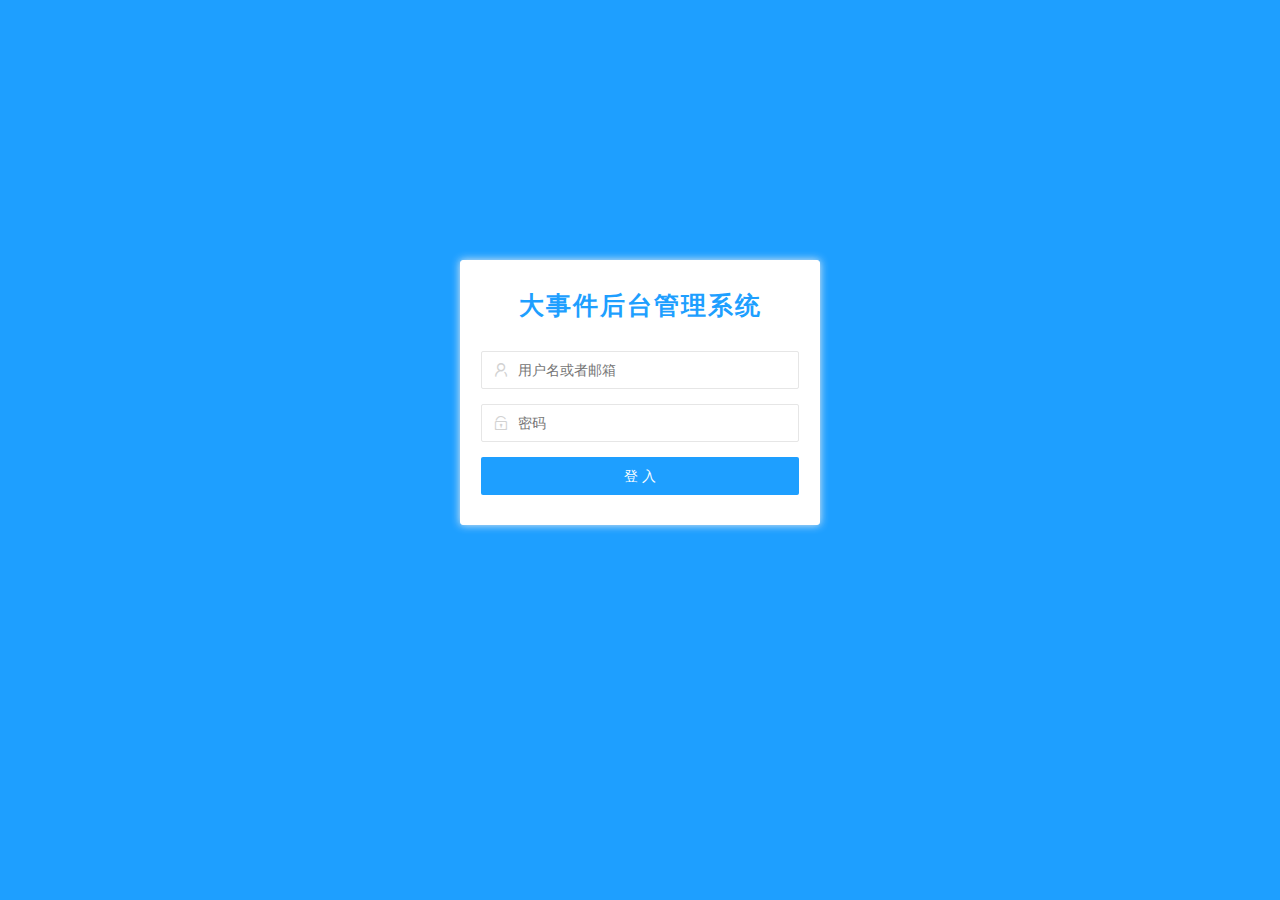
<file: admin/index.html>
<!DOCTYPE html>
<html>

<head>
    <meta charset="utf-8">
    <meta name="viewport" content="width=device-width, initial-scale=1, maximum-scale=1">
    <title>layout 后台大布局 - Layui</title>
    <link rel="stylesheet" href="./assets/lib/layui/css/layui.css">
    <link rel="stylesheet" href="./assets/css/index.css">
</head>

<body class="layui-layout-body">
    <div class="layui-layout layui-layout-admin">
        <div class="layui-header">
            <div class="layui-logo">后台管理系统</div>
            <ul class="layui-nav layui-layout-right">
                <li class="layui-nav-item">
                    <a href="javascript:;">
                        <img src="#" class="layui-nav-img"> 黑马
                    </a>
                </li>
                <li class="layui-nav-item"><a id="logout-btn" href="javascript:;">退了</a></li>
            </ul>
        </div>

        <div class="layui-side layui-bg-black">
            <div class="layui-side-scroll">
                <!-- 左侧导航区域（可配合layui已有的垂直导航） -->
                <ul class="layui-nav layui-nav-tree" lay-filter="test">
                    <li class="layui-nav-item layui-this"><a href=""><span class="iconfont icon-home"></span>首页</a></li>
                    <li class="layui-nav-item layui-nav-itemed">
                        <a class="" href="javascript:;">用户管理</a>
                        <dl class="layui-nav-child">
                            <dd id="light"><a target="iframeArea" href="./user/user.html">用户列表</a></dd>
                            <dd><a target="iframeArea" href="./user/add.html">添加用户</a></dd>
                        </dl>
                    </li>
                    <li class="layui-nav-item">
                        <a href="javascript:;">资源管理</a>
                        <dl class="layui-nav-child">
                            <dd><a target="iframeArea" href="./link/link.html">友情链接</a></dd>
                            <dd><a target="iframeArea" href="./swiper/swiper.html">轮播图</a></dd>
                            <dd><a target="iframeArea" href="./comment/comment.html">评论管理</a></dd>
                        </dl>
                    </li>
                </ul>
            </div>
        </div>

        <div class="layui-body">
            <!-- 内容主体区域 -->
            <iframe name="iframeArea" src="./home/home.html"></iframe>
        </div>

        <div class="layui-footer">
            <!-- 底部固定区域 -->
            © www.itheima.com - 黑马程序员
        </div>
    </div>
    <script type="text/javascript" src="./assets/lib/jquery.js"></script>
    <script type="text/javascript" src="./assets/lib/jquery.particleground.min.js"></script>
    <script type="text/javascript" src="./assets/js/common.js"></script>
    <script type="text/javascript" src="./assets/lib/layui/layui.all.js"></script>
    <script type="text/javascript" src="./assets/js/index.js"></script>

</body>


</html>
</file>
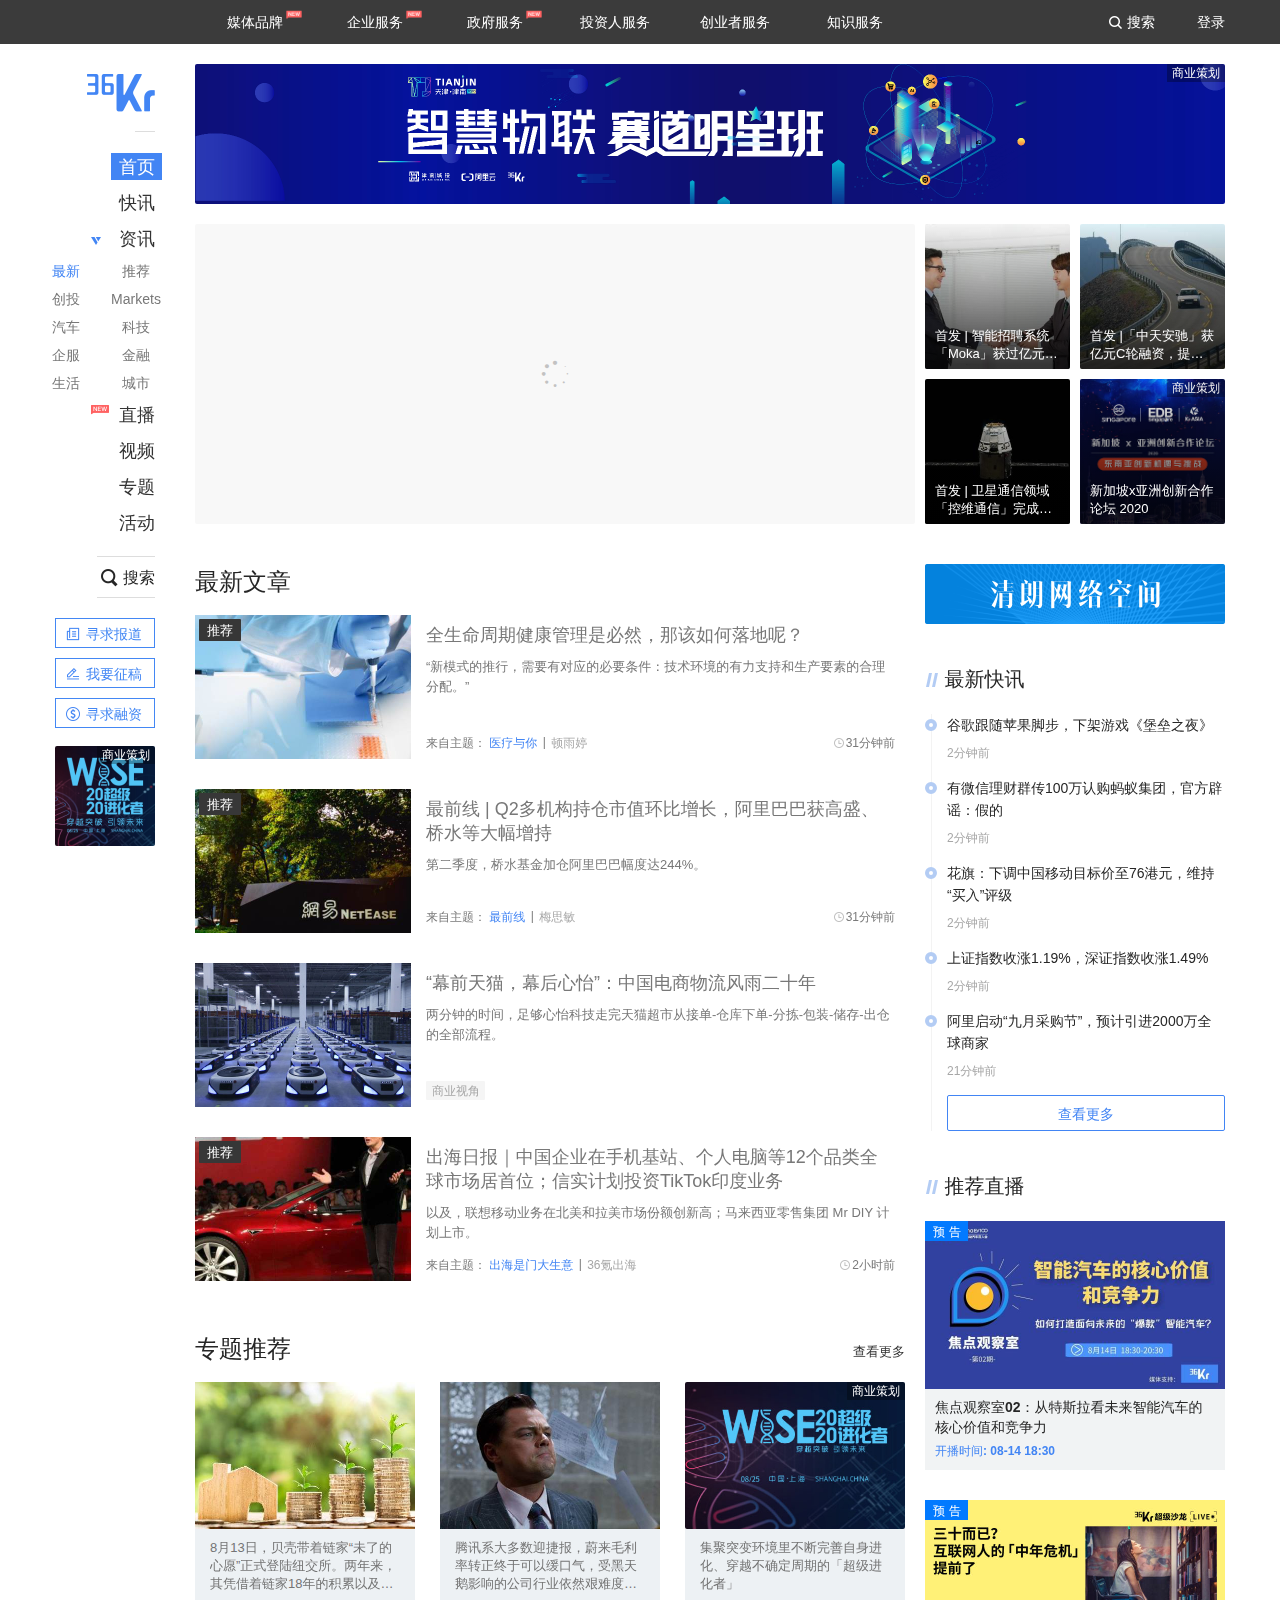
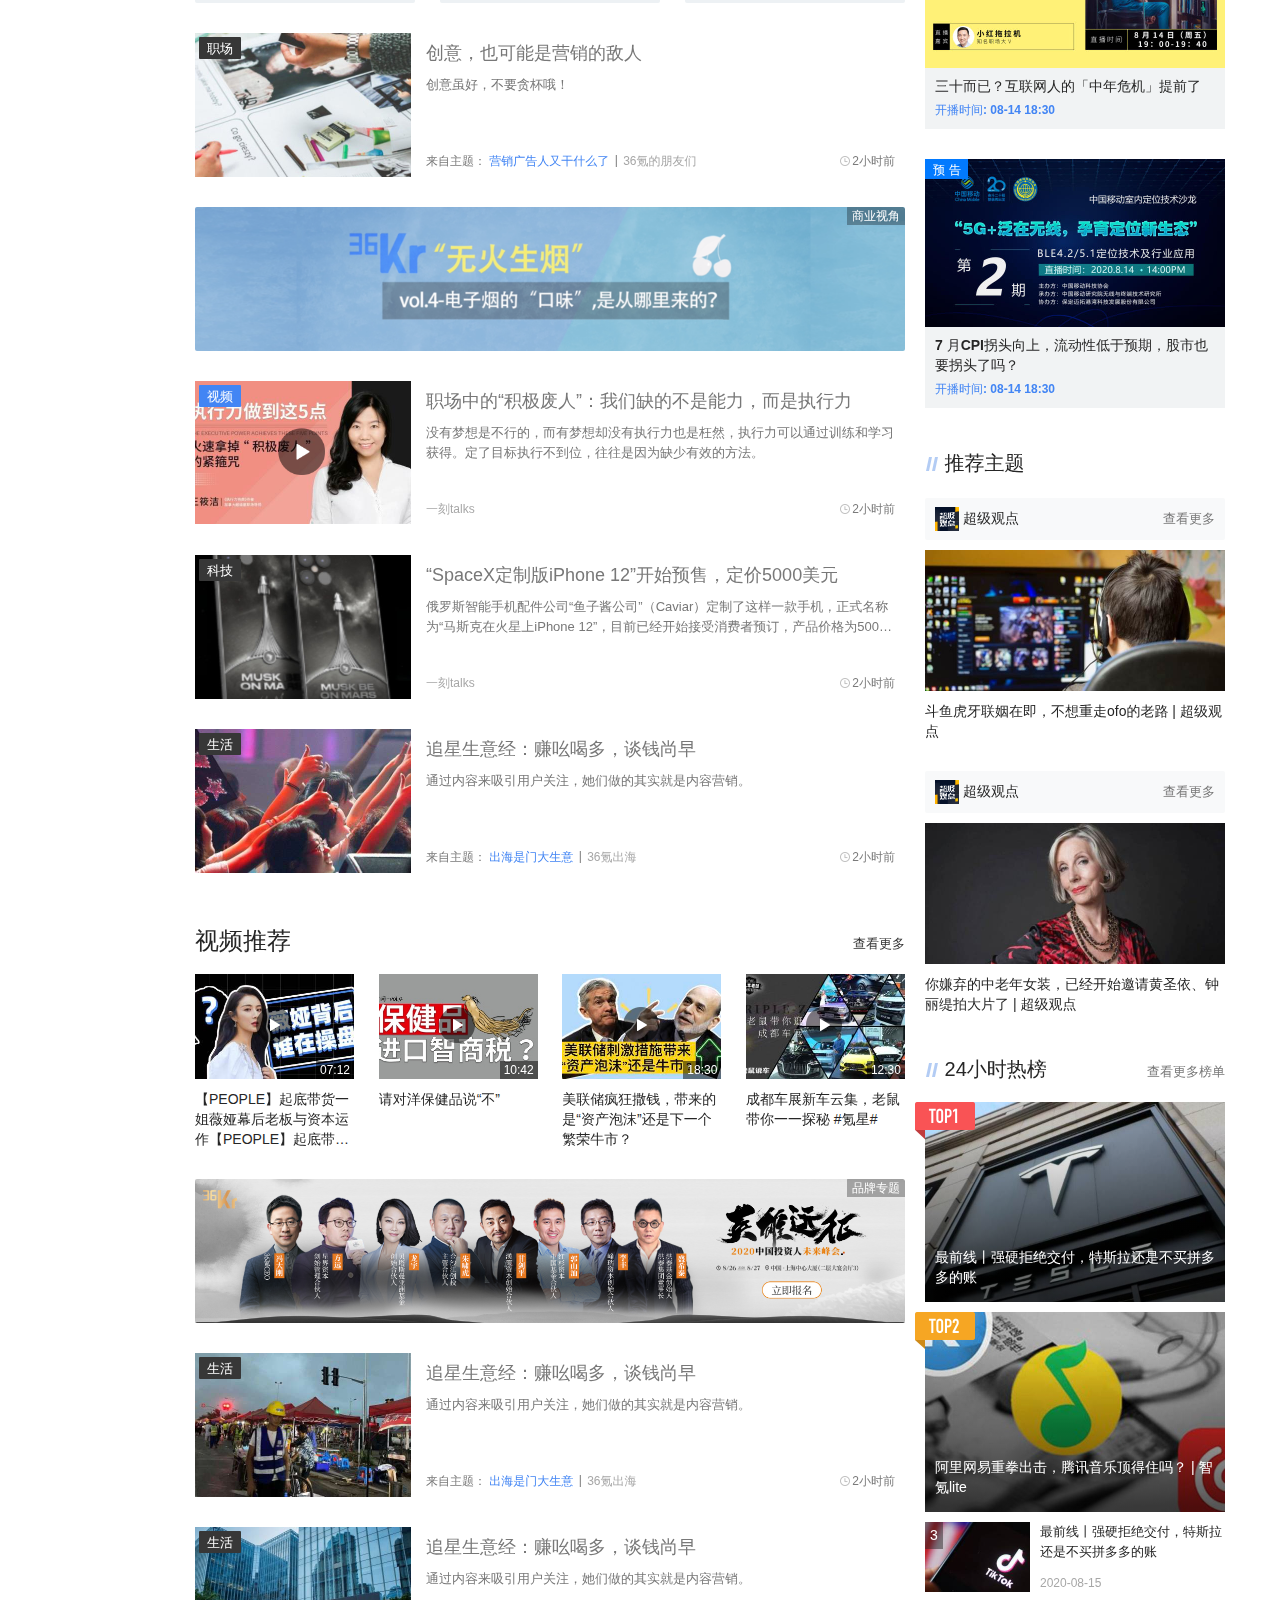
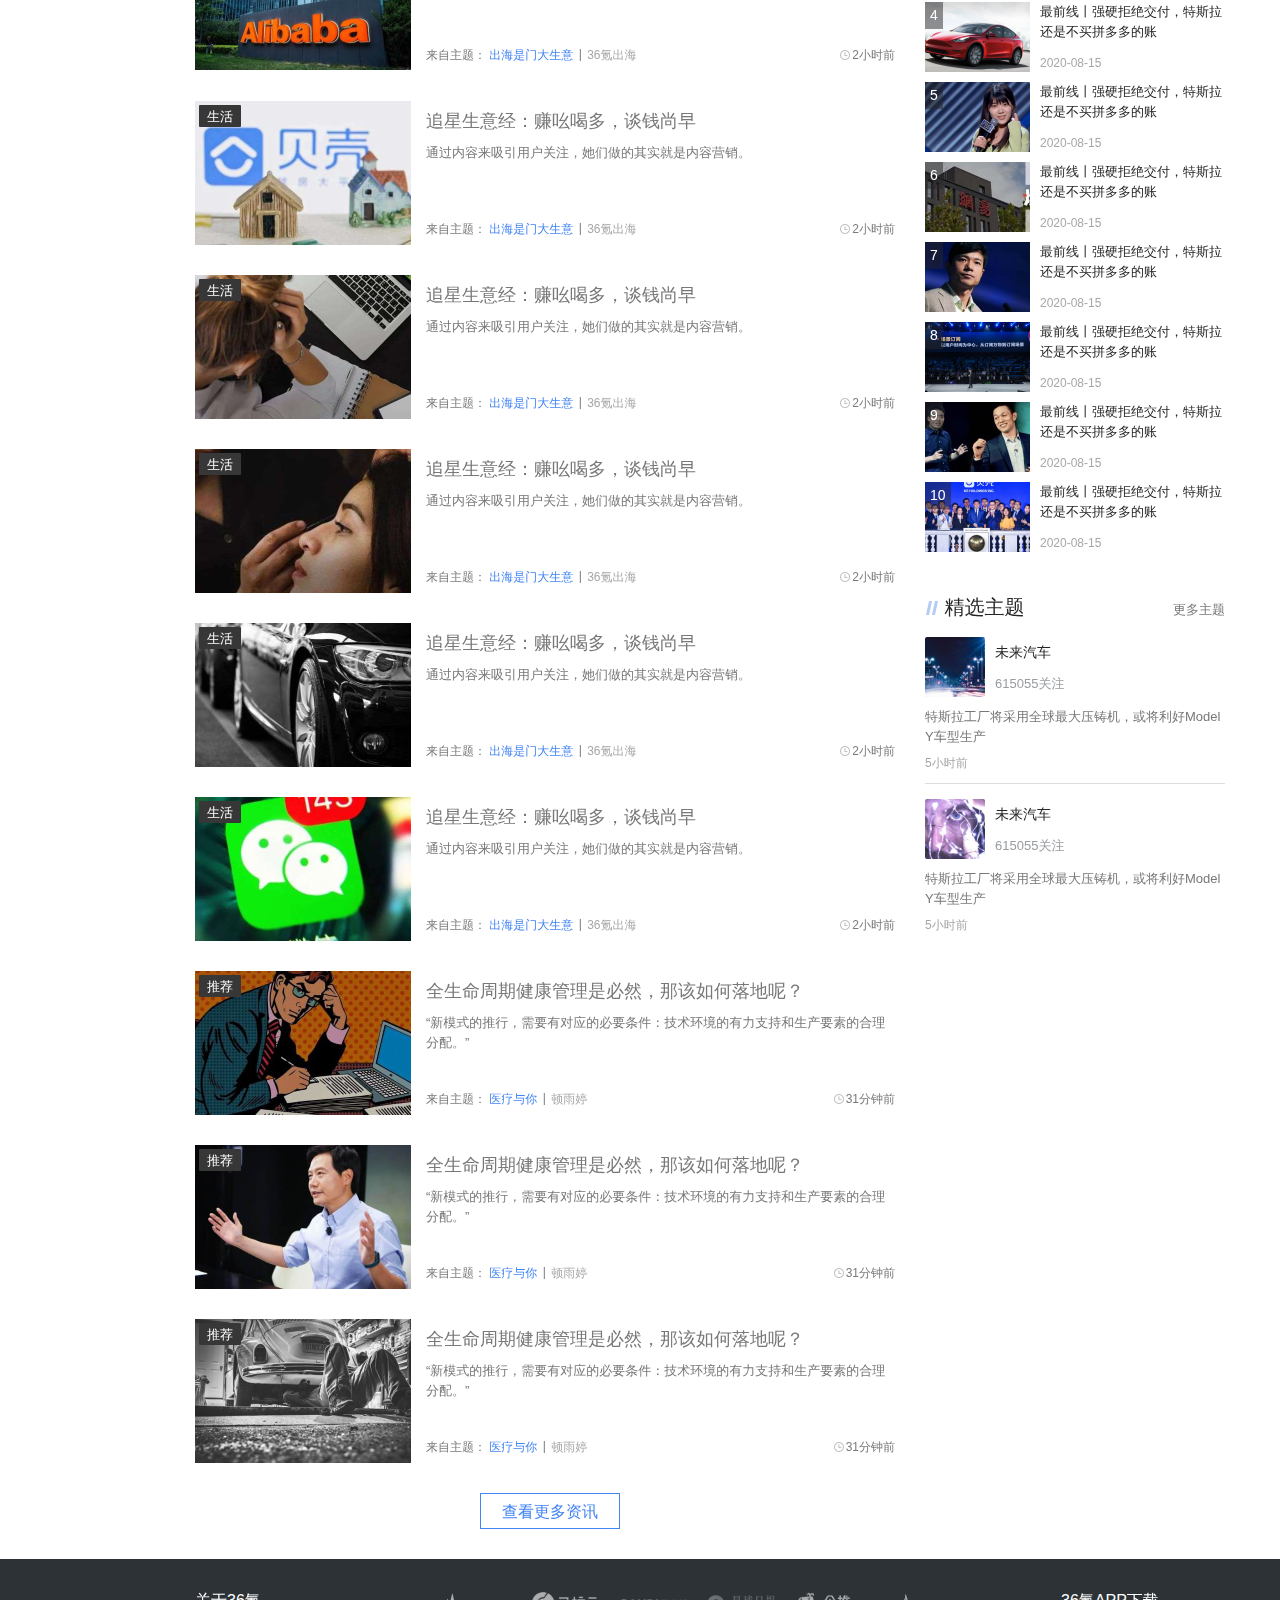
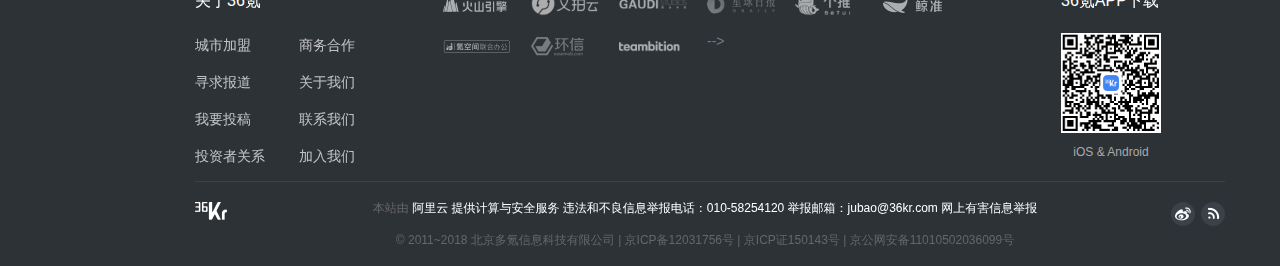
<file: client/index.html>
<!DOCTYPE html>
<html lang="en">

<head>
    <meta charset="UTF-8">
    <meta http-equiv="X-UA-Compatible" content="ie=edge">
    <title>36氪_让一部分人先看到未来</title>
    <link rel="shortcut icon" href="./favicon.ico">
    <link rel="stylesheet" href="./css/normalize.css">
    <link rel="stylesheet" href="./assets/layui/css/layui.css">
    <link rel="stylesheet" href="./css/index.css">
</head>

<body>
    <div class="viewport">
        <!-- 头部 -->
        <div class="kr_header">
            <div class="kr_header_inner">
                <!-- 导航 -->
                <ul class="navs">
                    <li class="is_new">
                        <span class="label">媒体品牌</span>
                        <ul class="list">
                            <li>
                                <a href="./list.html" class="reddot">未来汽车日报</a>
                            </li>
                            <li>
                                <a href="./list.html">零售老板内参</a>
                            </li>
                            <li>
                                <a href="./list.html">未来地产</a>
                            </li>
                            <li>
                                <a href="./list.html">KrASIA</a>
                            </li>
                            <li>
                                <a href="./list.html">Tech星球</a>
                            </li>
                            <li>
                                <a href="./list.html">超人测评</a>
                            </li>
                        </ul>
                    </li>
                    <li class="is_new">
                        <span class="label">企业服务</span>
                        <ul class="list">
                            <li>
                                <a href="./list.html" class="reddot">企服严选</a>
                            </li>
                            <li>
                                <a href="./list.html">EClub企业项目库</a>
                            </li>
                            <li>
                                <a href="./list.html">36Kr研究院</a>
                            </li>
                            <li>
                                <a href="./list.html" class="reddot">Kr8创新平台</a>
                            </li>
                            <li>
                                <a href="./list.html">36Kr创新咨询</a>
                            </li>
                            <li>
                                <a href="./list.html">氪榜</a>
                            </li>
                        </ul>
                    </li>
                    <li class="is_new">
                        <span class="label">政府服务</span>
                        <ul class="list">
                            <li>
                                <a href="./list.html" class="reddot">城市之窗</a>
                            </li>
                            <li>
                                <a href="./list.html" class="reddot">政企对接</a>
                            </li>
                        </ul>
                    </li>
                    <li>
                        <span class="label">投资人服务</span>
                        <ul class="list">
                            <li>
                                <a href="./list.html">VClub</a>
                            </li>
                            <li>
                                <a href="./list.html;">VClub投资机构库</a>
                            </li>
                        </ul>
                    </li>
                    <li>
                        <span class="label">创业者服务</span>
                        <ul class="list">
                            <li>
                                <a href="./list.html">寻求报道</a>
                            </li>
                            <li>
                                <a href="./list.html">寻求融资</a>
                            </li>
                            <li>
                                <a href="./list.html">36氪Pro</a>
                            </li>
                        </ul>
                    </li>
                    <li>
                        <span class="label">知识服务</span>
                        <ul class="list">
                            <li>
                                <a href="./list.html">开氪</a>
                            </li>
                        </ul>
                    </li>
                </ul>
                <!-- 其它 -->
                <div class="extra">
                    <a href="javascript:;" class="search_btn">搜索</a>
                    <a href="javascript:;">登录</a>
                </div>
            </div>
        </div>
        <!-- 公共布局 -->
        <div class="kr_layout clearfix">
            <!-- 左侧菜单 -->
            <div class="kr_menu">
                <!-- Logo -->
                <h1 class="logo sprites"><a href="./index.html">36Kr</a></h1>
                <!-- 菜单栏 -->
                <ul class="menus">
                    <li><a class="active" href="./index.html">首页</a></li>
                    <li><a href="./list.html">快讯</a></li>
                    <li class="collapsed">
                        <i class="sprites triangle"></i>
                        <a href="./list.html">资讯</a>
                        <ul class="sub_menus">
                            <li>
                                <a href="./list.html" class="active">最新</a>
                                <a href="./list.html">创投</a>
                                <a href="./list.html">汽车</a>
                                <a href="./list.html">企服</a>
                                <a href="./list.html">生活</a>
                            </li>
                            <li>
                                <a href="./list.html">推荐</a>
                                <a href="./list.html">Markets</a>
                                <a href="./list.html">科技</a>
                                <a href="./list.html">金融</a>
                                <a href="./list.html">城市</a>
                            </li>
                        </ul>
                    </li>
                    <li><a href="./list.html" class="is_new">直播</a></li>
                    <li><a href="./list.html">视频</a></li>
                    <li><a href="./list.html">专题</a></li>
                    <li><a href="./list.html">活动</a></li>
                </ul>
                <!-- 搜索框 -->
                <a href="javascript:;" class="search_btn">搜索</a>
                <!-- 其它 -->
                <ul class="extra">
                    <li>
                        <a href="javascript:;" class="sprites report">寻求报道</a>
                    </li>
                    <li>
                        <a href="javascript:;" class="sprites contribution">我要征稿</a>
                    </li>
                    <li>
                        <a href="javascript:;" class="sprites finance">寻求融资</a>
                    </li>
                </ul>
                <!-- 广告 -->
                <div class="ad">
                    <a href="javascript:;">
                        <img src="./uploads/ad_1.png" alt="">
                        <span>商业策划</span>
                    </a>
                </div>
            </div>
            <!-- 广告位 -->
            <div class="ad-placeholder">
                <div class="ad">
                    <a href="javascript:;">
                        <img src="./uploads/ad_2.png" alt="">
                    </a>
                    <span>商业策划</span>
                </div>
            </div>
            <!-- 焦点图 -->
            <div class="kr_banner">
                <div class="slides layui-carousel" lay-filter="kr_carousel" id="kr_carousel">
                    <ul id="carousel-item" carousel-item>
                        <!-- <li class="img-effect">
                            =======
                            <li class="img-effect">
                                >>>>>>> 78dfbb27922cd79d10989ad909e06154adb9b5d3
                                <a href="javascript:;">
                                    <img src="./uploads/banner_1.png" alt="">
                                </a>
                            </li>
                            <li class="img-effect">
                                <a href="javascript:;">
                                    <img src="./uploads/banner_2.png" alt="">
                                </a>
                            </li>
                            <li class="img-effect">
                                <a href="javascript:;">
                                    <img src="./uploads/banner_3.png" alt="">
                                </a>
                            </li>
                            <li class="img-effect">
                                <a href="javascript:;">
                                    <img src="./uploads/banner_4.png" alt="">
                                </a>
                            </li>
                            <li class="ad">
                                <a href="javascript:;">
                                    <img src="./uploads/banner_5.png" alt="">
                                </a>
                                <span>商业策划</span>
                            </li>
                            <li class="img-effect">
                                <a href="javascript:;">
                                    <img src="./uploads/banner_6.png" alt="">
                                </a>
                                <<<<<<< HEAD </li> -->
                        </li>
                    </ul>
                </div>
                <!-- 其它 -->
                <ul class="extra">
                    <li class="img-effect">
                        <a href="./detail.html">
                            <img src="./uploads/picture_1.jpg" alt="">
                        </a>
                        <p class="label text_overflow">首发 | 智能招聘系统「Moka」获过亿元 B+ 轮融资</p>
                    </li>
                    <li class="img-effect">
                        <a href="./detail.html">
                            <img src="./uploads/picture_2.jpg" alt="">
                        </a>
                        <p class="label text_overflow">首发 |「中天安驰」获亿元C轮融资，提供交通出行AIoT方案</p>
                    </li>
                    <li class="img-effect">
                        <a href="./detail.html">
                            <img src="./uploads/picture_3.jpg" alt="">
                        </a>
                        <p class="label text_overflow">首发 | 卫星通信领域「控维通信」完成数千万A轮融资</p>
                    </li>
                    <li class="ad">
                        <a href="./detail.html">
                            <img src="./uploads/picture_4.jpg" alt="">
                        </a>
                        <span>商业策划</span>
                        <p class="label text_overflow">新加坡x亚洲创新合作论坛 2020</p>
                    </li>
                </ul>
            </div>
            <!-- 右侧边栏 -->
            <div class="kr_aside">
                <a href="javascript:;">
                    <img src="./images/purify.png" alt="">
                </a>
                <!-- 最新快讯 -->
                <div class="kr_widget">
                    <h4 class="kr_widget_header">
                        <i class="sprites line"></i> 最新快讯
                    </h4>
                    <ul class="timeline">
                        <li>
                            <a href="./detail.html" class="text_overflow">谷歌跟随苹果脚步，下架游戏《堡垒之夜》</a>
                            <span>2分钟前</span>
                        </li>
                        <li>
                            <a href="./detail.html" class="text_overflow">有微信理财群传100万认购蚂蚁集团，官方辟谣：假的</a>
                            <span>2分钟前</span>
                        </li>
                        <li>
                            <a href="./detail.html" class="text_overflow">花旗：下调中国移动目标价至76港元，维持“买入”评级</a>
                            <span>2分钟前</span>
                        </li>
                        <li>
                            <a href="./detail.html" class="text_overflow">上证指数收涨1.19%，深证指数收涨1.49%</a>
                            <span>2分钟前</span>
                        </li>
                        <li>
                            <a href="./detail.html" class="text_overflow">阿里启动“九月采购节”，预计引进2000万全球商家</a>
                            <span>21分钟前</span>
                        </li>
                        <li>
                            <a href="./list.html" class="more">查看更多</a>
                        </li>
                    </ul>
                </div>
                <!-- 推荐直播 -->
                <div class="kr_widget">
                    <h4 class="kr_widget_header">
                        <i class="sprites line"></i> 推荐直播
                    </h4>
                    <div class="kr_live_card">
                        <div class="img-effect">
                            <a href="./detail.html">
                                <img src="./uploads/live_1.jpg" alt="">
                            </a>
                            <span class="label">预告</span>
                        </div>
                        <div class="meta">
                            <a href="./detail.html" class="text_overflow">焦点观察室02：从特斯拉看未来智能汽车的核心价值和竞争力</a>
                            <p><span>开播时间</span>: 08-14 18:30</p>
                        </div>
                    </div>
                    <div class="kr_live_card">
                        <div class="img-effect">
                            <a href="./detail.html">
                                <img src="./uploads/live_2.jpg" alt="">
                            </a>
                            <span class="label">预告</span>
                        </div>
                        <div class="meta">
                            <a href="./detail.html" class="text_overflow">三十而已？互联网人的「中年危机」提前了</a>
                            <p><span>开播时间</span>: 08-14 18:30</p>
                        </div>
                    </div>
                    <div class="kr_live_card">
                        <div class="img-effect">
                            <a href="./detail.html">
                                <img src="./uploads/live_3.jpg" alt="">
                            </a>
                            <span class="label">预告</span>
                        </div>
                        <div class="meta">
                            <a href="./detail.html" class="text_overflow">7 月CPI拐头向上，流动性低于预期，股市也要拐头了吗？</a>
                            <p><span>开播时间</span>: 08-14 18:30</p>
                        </div>
                    </div>
                </div>
                <!-- 推荐主题 -->
                <div class="kr_widget">
                    <h4 class="kr_widget_header">
                        <i class="sprites line"></i> 推荐主题
                    </h4>
                    <div class="kr_topic_card">
                        <div class="header">
                            <img src="./uploads/avatar_1.png" alt="">
                            <span>超级观点</span>
                            <a href="./list.html" class="more">查看更多</a>
                        </div>
                        <div class="img-effect">
                            <img src="./uploads/topic_1.jpg" alt="">
                        </div>
                        <a href="./detail.html" class="link text_overflow">斗鱼虎牙联姻在即，不想重走ofo的老路 | 超级观点</a>
                    </div>
                    <div class="kr_topic_card">
                        <div class="header">
                            <img src="./uploads/avatar_1.png" alt="">
                            <span>超级观点</span>
                            <a href="./list.html" class="more">查看更多</a>
                        </div>
                        <div class="img-effect">
                            <img src="./uploads/topic_2.jpg" alt="">
                        </div>
                        <a href="./detail.html" class="link text_overflow">你嫌弃的中老年女装，已经开始邀请黄圣依、钟丽缇拍大片了 | 超级观点</a>
                    </div>
                </div>
                <!-- 24小时热榜 -->
                <div class="kr_widget">
                    <h4 class="kr_widget_header">
                        <i class="sprites line"></i> 24小时热榜
                        <a href="./list.html">查看更多榜单</a>
                    </h4>
                    <div class="kr_hot_card" data-index="1">
                        <a href="./detail.html">
                            <div class="img-effect">
                                <img src="./uploads/hot_1.jpg" alt="">
                            </div>
                            <span class="text_overflow">最前线丨强硬拒绝交付，特斯拉还是不买拼多多的账</span>
                        </a>
                    </div>
                    <div class="kr_hot_card" data-index="2">
                        <a href="./detail.html">
                            <div class="img-effect">
                                <img src="./uploads/hot_2.jpg" alt="">
                            </div>
                            <span class="text_overflow">阿里网易重拳出击，腾讯音乐顶得住吗？ | 智氪lite</span>
                        </a>
                    </div>
                    <div class="kr_hot_card" data-index="3">
                        <a href="./detail.html">
                            <div class="img-effect">
                                <img src="./uploads/hot_3.jpg" alt="">
                            </div>
                            <span class="text_overflow">最前线丨强硬拒绝交付，特斯拉还是不买拼多多的账</span>
                            <i>2020-08-15</i>
                        </a>
                    </div>
                    <div class="kr_hot_card" data-index="4">
                        <a href="./detail.html">
                            <div class="img-effect">
                                <img src="./uploads/hot_4.jpg" alt="">
                            </div>
                            <span class="text_overflow">最前线丨强硬拒绝交付，特斯拉还是不买拼多多的账</span>
                            <i>2020-08-15</i>
                        </a>
                    </div>
                    <div class="kr_hot_card" data-index="5">
                        <a href="./detail.html">
                            <div class="img-effect">
                                <img src="./uploads/hot_5.jpg" alt="">
                            </div>
                            <span class="text_overflow">最前线丨强硬拒绝交付，特斯拉还是不买拼多多的账</span>
                            <i>2020-08-15</i>
                        </a>
                    </div>
                    <div class="kr_hot_card" data-index="6">
                        <a href="./detail.html">
                            <div class="img-effect">
                                <img src="./uploads/hot_6.jpg" alt="">
                            </div>
                            <span class="text_overflow">最前线丨强硬拒绝交付，特斯拉还是不买拼多多的账</span>
                            <i>2020-08-15</i>
                        </a>
                    </div>
                    <div class="kr_hot_card" data-index="7">
                        <a href="./detail.html">
                            <div class="img-effect">
                                <img src="./uploads/hot_7.jpg" alt="">
                            </div>
                            <span class="text_overflow">最前线丨强硬拒绝交付，特斯拉还是不买拼多多的账</span>
                            <i>2020-08-15</i>
                        </a>
                    </div>
                    <div class="kr_hot_card" data-index="8">
                        <a href="./detail.html">
                            <div class="img-effect">
                                <img src="./uploads/hot_8.jpg" alt="">
                            </div>
                            <span class="text_overflow">最前线丨强硬拒绝交付，特斯拉还是不买拼多多的账</span>
                            <i>2020-08-15</i>
                        </a>
                    </div>
                    <div class="kr_hot_card" data-index="9">
                        <a href="./detail.html">
                            <div class="img-effect">
                                <img src="./uploads/hot_9.jpg" alt="">
                            </div>
                            <span class="text_overflow">最前线丨强硬拒绝交付，特斯拉还是不买拼多多的账</span>
                            <i>2020-08-15</i>
                        </a>
                    </div>
                    <div class="kr_hot_card" data-index="10">
                        <a href="./detail.html">
                            <div class="img-effect">
                                <img src="./uploads/hot_10.jpg" alt="">
                            </div>
                            <span class="text_overflow">最前线丨强硬拒绝交付，特斯拉还是不买拼多多的账</span>
                            <i>2020-08-15</i>
                        </a>
                    </div>
                </div>
                <!-- 精选主题 -->
                <div class="kr_widget kr_best">
                    <h4 class="kr_widget_header">
                        <i class="sprites line"></i> 精选主题
                        <a href="./list.html">更多主题</a>
                    </h4>
                    <div class="kr_best_card">
                        <div class="img-effect">
                            <img src="./uploads/best_1.jpg" alt="">
                        </div>
                        <div class="meta">
                            <a href="./detail.html">未来汽车</a>
                            <span>615055关注</span>
                        </div>
                        <div class="extra">
                            <a href="javascript:;">特斯拉工厂将采用全球最大压铸机，或将利好Model Y车型生产</a>
                            <span>5小时前</span>
                        </div>
                    </div>
                    <div class="kr_best_card">
                        <div class="img-effect">
                            <img src="./uploads/best_2.jpg" alt="">
                        </div>
                        <div class="meta">
                            <a href="javascript:;">未来汽车</a>
                            <span>615055关注</span>
                        </div>
                        <div class="extra">
                            <a href="javascript:;">特斯拉工厂将采用全球最大压铸机，或将利好Model Y车型生产</a>
                            <span>5小时前</span>
                        </div>
                    </div>
                </div>
            </div>
            <!-- 主体 -->
            <div class="kr_body">
                <div class="kr_panel">
                    <!-- 标题 -->
                    <div class="kr_panel_title">
                        <h3>最新文章</h3>
                    </div>
                    <!-- Feeds -->
                    <div class="index_feed border-effect">
                        <div class="cover img-effect">
                            <img src="./uploads/cover_1.jpg" alt="">
                            <a href="./list.html" class="label">推荐</a>
                        </div>
                        <div class="meta">
                            <a href="./detail.html" class="title text_overflow">
                                全生命周期健康管理是必然，那该如何落地呢？
                            </a>
                            <a href="./detail.html" class="brief text_overflow">
                                “新模式的推行，需要有对应的必要条件：技术环境的有力支持和生产要素的合理分配。”
                            </a>
                            <div class="extra">
                                来自主题：
                                <a href="javascript:;" class="topic">医疗与你</a>
                                <i class="line">|</i>
                                <a href="javascript:;" class="author">顿雨婷</a>
                                <span class="time"><i class="sprites clock"></i>31分钟前</span>
                            </div>
                        </div>
                    </div>
                    <div class="index_feed border-effect">
                        <div class="cover img-effect">
                            <img src="./uploads/cover_2.jpg" alt="">
                            <a href="./list.html" class="label">推荐</a>
                        </div>
                        <div class="meta">
                            <a href="./detail.html" class="title text_overflow">
                                最前线 | Q2多机构持仓市值环比增长，阿里巴巴获高盛、桥水等大幅增持
                            </a>
                            <a href="./detail.html" class="brief text_overflow">
                                第二季度，桥水基金加仓阿里巴巴幅度达244%。
                            </a>
                            <div class="extra">
                                来自主题：
                                <a href="javascript:;" class="topic">最前线</a>
                                <i class="line">|</i>
                                <a href="javascript:;" class="author">梅思敏</a>
                                <span class="time"><i class="sprites clock"></i>31分钟前</span>
                            </div>
                        </div>
                    </div>
                    <div class="index_feed border-effect">
                        <div class="cover img-effect">
                            <img src="./uploads/cover_3.jpg" alt="">
                        </div>
                        <div class="meta">
                            <a href="./detail.html" class="title text_overflow">
                                “幕前天猫，幕后心怡”：中国电商物流风雨二十年
                            </a>
                            <p class="brief text_overflow">​
                                两分钟的时间，足够心怡科技走完天猫超市从接单-仓库下单-分拣-包装-储存-出仓的全部流程。
                            </p>
                            <div class="extra">
                                <span class="label">商业视角</span>
                            </div>
                        </div>
                    </div>
                    <div class="index_feed border-effect">
                        <div class="cover img-effect">
                            <img src="./uploads/cover_4.jpg" alt="">
                            <a href="./list.html" class="label">推荐</a>
                        </div>
                        <div class="meta">
                            <a href="./detail.html" class="title text_overflow">
                                出海日报｜中国企业在手机基站、个人电脑等12个品类全球市场居首位；信实计划投资TikTok印度业务
                            </a>
                            <a href="./detail.html;" class="brief text_overflow">
                                以及，联想移动业务在北美和拉美市场份额创新高；马来西亚零售集团 Mr DIY 计划上市。
                            </a>
                            <div class="extra">
                                来自主题：
                                <a href="javascript:;" class="topic">出海是门大生意</a>
                                <i class="line">|</i>
                                <a href="javascript:;" class="author">36氪出海</a>
                                <span class="time"><i class="sprites clock"></i>2小时前</span>
                            </div>
                        </div>
                    </div>
                </div>
                <!-- 专题推荐 -->
                <div class="kr_panel">
                    <div class="kr_panel_title">
                        <h3>专题推荐</h3>
                        <a href="javascript:;" class="more">查看更多</a>
                    </div>
                    <!-- 专题列表 -->
                    <div class="kr_topic">
                        <a class="kr_topic_card border-effect">
                            <div class="img-effect">
                                <img src="./uploads/card_1.jpg" alt="">
                            </div>
                            <div class="brief">
                                <p class="text_overflow">
                                    8月13日，贝壳带着链家“未了的心愿”正式登陆纽交所。两年来，其凭借着链家18年的积累以及ACN模式迅速发展，成功跻身行业头部。腾讯押中贝壳，阿里迅速增持易居，意图平衡局势，贝壳上市，其价值究竟几何？股市里，线上卖房还会如此受欢迎吗？
                                </p>
                            </div>
                        </a>
                        <a class="kr_topic_card border-effect">
                            <div class="img-effect">
                                <img src="./uploads/card_2.jpg" alt="">
                            </div>
                            <div class="brief">
                                <p class="text_overflow">腾讯系大多数迎捷报，蔚来毛利率转正终于可以缓口气，受黑天鹅影响的公司行业依然艰难度日，大公司财报为你持续更新。</p>
                            </div>
                        </a>
                        <a class="kr_topic_card border-effect">
                            <div class="ad">
                                <img src="./uploads/card_3.jpg" alt="">
                                <span>商业策划</span>
                            </div>
                            <div class="brief">
                                <p class="text_overflow">
                                    集聚突变环境里不断完善自身进化、穿越不确定周期的「超级进化者」
                                </p>
                            </div>
                        </a>
                    </div>
                    <div class="index_feed border-effect">
                        <div class="cover img-effect">
                            <img src="./uploads/cover_5.jpg" alt="">
                            <a href="javascript:;" class="label">职场</a>
                        </div>
                        <div class="meta">
                            <a href="javascript:;" class="title text_overflow">
                                创意，也可能是营销的敌人
                            </a>
                            <a href="javascript:;" class="brief text_overflow">创意虽好，不要贪杯哦！</a>
                            <div class="extra">
                                来自主题：
                                <a href="javascript:;" class="topic">营销广告人又干什么了</a>
                                <i class="line">|</i>
                                <a href="javascript:;" class="author">36氪的朋友们</a>
                                <span class="time"><i class="sprites clock"></i>2小时前</span>
                            </div>
                        </div>
                    </div>
                    <!-- 广告位 -->
                    <div class="ad">
                        <img src="./uploads/ad_3.png" alt="">
                        <span>商业视角</span>
                    </div>
                    <div class="index_feed border-effect">
                        <div class="cover video img-effect">
                            <img src="./uploads/cover_6.jpg" alt="">
                            <a href="javascript:;" class="label">视频</a>
                            <i class="sprites"></i>
                        </div>
                        <div class="meta">
                            <a href="javascript:;" class="title text_overflow">
                                职场中的“积极废人”：我们缺的不是能力，而是执行力
                            </a>
                            <p class="brief text_overflow">​
                                没有梦想是不行的，而有梦想却没有执行力也是枉然，执行力可以通过训练和学习获得。定了目标执行不到位，往往是因为缺少有效的方法。
                            </p>
                            <div class="extra">
                                <a href="javascript:;" class="author">一刻talks</a>
                                <span class="time"><i class="sprites clock"></i>2小时前</span>
                            </div>
                        </div>
                    </div>
                    <div class="index_feed border-effect">
                        <div class="cover img-effect">
                            <img src="./uploads/cover_7.jpg" alt="">
                            <a href="javascript:;" class="label">科技</a>
                            <i class="sprites"></i>
                        </div>
                        <div class="meta">
                            <a href="javascript:;" class="title text_overflow">
                                “SpaceX定制版iPhone 12”开始预售，定价5000美元
                            </a>
                            <a href="javascript:;"
                                class="brief text_overflow">俄罗斯智能手机配件公司“鱼子酱公司”（Caviar）定制了这样一款手机，正式名称为“马斯克在火星上iPhone
                                12”，目前已经开始接受消费者预订，产品价格为5000美元。</a>
                            <div class="extra">
                                <a href="javascript:;" class="author">一刻talks</a>
                                <span class="time"><i class="sprites clock"></i>2小时前</span>
                            </div>
                        </div>
                    </div>
                    <div class="index_feed border-effect">
                        <div class="cover img-effect">
                            <img src="./uploads/cover_8.jpg" alt="">
                            <a href="javascript:;" class="label">生活</a>
                            <i class="sprites"></i>
                        </div>
                        <div class="meta">
                            <a href="javascript:;" class="title text_overflow">
                                追星生意经：赚吆喝多，谈钱尚早
                            </a>
                            <a href="javascript:;" class="brief text_overflow">通过内容来吸引用户关注，她们做的其实就是内容营销。</a>
                            <div class="extra">
                                来自主题：
                                <a href="javascript:;" class="topic">出海是门大生意</a>
                                <i class="line">|</i>
                                <a href="javascript:;" class="author">36氪出海</a>
                                <span class="time"><i class="sprites clock"></i>2小时前</span>
                            </div>
                        </div>
                    </div>
                </div>
                <!-- 视频推荐 -->
                <div class="kr_panel">
                    <div class="kr_panel_title">
                        <h3>视频推荐</h3>
                        <a href="javascript:;" class="more">查看更多</a>
                    </div>
                    <!-- 视频列表 -->
                    <div class="kr_video">
                        <a href="javascript:;" class="kr_video_card border-effect">
                            <div class="img-effect video">
                                <img src="./uploads/video_1.jpg" alt="">
                                <i class="sprites"></i>
                                <i class="time">07:12</i>
                            </div>
                            <div class="brief">
                                <p class="text_overflow">
                                    【PEOPLE】起底带货一姐薇娅幕后老板与资本运作【PEOPLE】起底带货一姐薇娅幕后老板与资本运作【PEOPLE】起底带货一姐薇娅幕后老板与资本运作</p>
                            </div>
                        </a>
                        <a href="javascript:;" class="kr_video_card border-effect">
                            <div class="img-effect video">
                                <img src="./uploads/video_2.jpg" alt="">
                                <i class="sprites"></i>
                                <i class="time">10:42</i>
                            </div>
                            <div class="brief">
                                <p class="text_overflow">请对洋保健品说“不”</p>
                            </div>
                        </a>
                        <a href="javascript:;" class="kr_video_card border-effect">
                            <div class="img-effect video">
                                <img src="./uploads/video_3.jpg" alt="">
                                <i class="sprites"></i>
                                <i class="time">18:30</i>
                            </div>
                            <div class="brief">
                                <p class="text_overflow">美联储疯狂撒钱，带来的是“资产泡沫”还是下一个繁荣牛市？</p>
                            </div>
                        </a>
                        <a href="javascript:;" class="kr_video_card border-effect">
                            <div class="img-effect video">
                                <img src="./uploads/video_4.jpg" alt="">
                                <i class="sprites"></i>
                                <i class="time">12:30</i>
                            </div>
                            <div class="brief">
                                <p>成都车展新车云集，老鼠带你一一探秘 #氪星#</p>
                            </div>
                        </a>
                    </div>
                    <!-- 广告位 -->
                    <div class="ad">
                        <img src="./uploads/ad_4.png" alt="">
                        <span>品牌专题</span>
                    </div>
                    <div class="index_feed border-effect">
                        <div class="cover img-effect">
                            <img src="./uploads/cover_9.jpg" alt="">
                            <a href="javascript:;" class="label">生活</a>
                            <i class="sprites"></i>
                        </div>
                        <div class="meta">
                            <a href="javascript:;" class="title text_overflow">
                                追星生意经：赚吆喝多，谈钱尚早
                            </a>
                            <a href="javascript:;" class="brief text_overflow">通过内容来吸引用户关注，她们做的其实就是内容营销。</a>
                            <div class="extra">
                                来自主题：
                                <a href="javascript:;" class="topic">出海是门大生意</a>
                                <i class="line">|</i>
                                <a href="javascript:;" class="author">36氪出海</a>
                                <span class="time"><i class="sprites clock"></i>2小时前</span>
                            </div>
                        </div>
                    </div>
                    <div class="index_feed border-effect">
                        <div class="cover img-effect">
                            <img src="./uploads/cover_10.jpg" alt="">
                            <a href="javascript:;" class="label">生活</a>
                            <i class="sprites"></i>
                        </div>
                        <div class="meta">
                            <a href="javascript:;" class="title text_overflow">
                                追星生意经：赚吆喝多，谈钱尚早
                            </a>
                            <a href="javascript:;" class="brief text_overflow">通过内容来吸引用户关注，她们做的其实就是内容营销。</a>
                            <div class="extra">
                                来自主题：
                                <a href="javascript:;" class="topic">出海是门大生意</a>
                                <i class="line">|</i>
                                <a href="javascript:;" class="author">36氪出海</a>
                                <span class="time"><i class="sprites clock"></i>2小时前</span>
                            </div>
                        </div>
                    </div>
                    <div class="index_feed border-effect">
                        <div class="cover img-effect">
                            <img src="./uploads/cover_11.jpg" alt="">
                            <a href="javascript:;" class="label">生活</a>
                            <i class="sprites"></i>
                        </div>
                        <div class="meta">
                            <a href="javascript:;" class="title text_overflow">
                                追星生意经：赚吆喝多，谈钱尚早
                            </a>
                            <a href="javascript:;" class="brief text_overflow">通过内容来吸引用户关注，她们做的其实就是内容营销。</a>
                            <div class="extra">
                                来自主题：
                                <a href="javascript:;" class="topic">出海是门大生意</a>
                                <i class="line">|</i>
                                <a href="javascript:;" class="author">36氪出海</a>
                                <span class="time"><i class="sprites clock"></i>2小时前</span>
                            </div>
                        </div>
                    </div>
                    <div class="index_feed border-effect">
                        <div class="cover img-effect">
                            <img src="./uploads/cover_12.jpg" alt="">
                            <a href="javascript:;" class="label">生活</a>
                            <i class="sprites"></i>
                        </div>
                        <div class="meta">
                            <a href="javascript:;" class="title text_overflow">
                                追星生意经：赚吆喝多，谈钱尚早
                            </a>
                            <a href="javascript:;" class="brief text_overflow">通过内容来吸引用户关注，她们做的其实就是内容营销。</a>
                            <div class="extra">
                                来自主题：
                                <a href="javascript:;" class="topic">出海是门大生意</a>
                                <i class="line">|</i>
                                <a href="javascript:;" class="author">36氪出海</a>
                                <span class="time"><i class="sprites clock"></i>2小时前</span>
                            </div>
                        </div>
                    </div>
                    <div class="index_feed border-effect">
                        <div class="cover img-effect">
                            <img src="./uploads/cover_13.jpg" alt="">
                            <a href="javascript:;" class="label">生活</a>
                            <i class="sprites"></i>
                        </div>
                        <div class="meta">
                            <a href="javascript:;" class="title text_overflow">
                                追星生意经：赚吆喝多，谈钱尚早
                            </a>
                            <a href="javascript:;" class="brief text_overflow">通过内容来吸引用户关注，她们做的其实就是内容营销。</a>
                            <div class="extra">
                                来自主题：
                                <a href="javascript:;" class="topic">出海是门大生意</a>
                                <i class="line">|</i>
                                <a href="javascript:;" class="author">36氪出海</a>
                                <span class="time"><i class="sprites clock"></i>2小时前</span>
                            </div>
                        </div>
                    </div>
                    <div class="index_feed border-effect">
                        <div class="cover img-effect">
                            <img src="./uploads/cover_14.jpg" alt="">
                            <a href="javascript:;" class="label">生活</a>
                            <i class="sprites"></i>
                        </div>
                        <div class="meta">
                            <a href="javascript:;" class="title text_overflow">
                                追星生意经：赚吆喝多，谈钱尚早
                            </a>
                            <a href="javascript:;" class="brief text_overflow">通过内容来吸引用户关注，她们做的其实就是内容营销。</a>
                            <div class="extra">
                                来自主题：
                                <a href="javascript:;" class="topic">出海是门大生意</a>
                                <i class="line">|</i>
                                <a href="javascript:;" class="author">36氪出海</a>
                                <span class="time"><i class="sprites clock"></i>2小时前</span>
                            </div>
                        </div>
                    </div>
                    <div class="index_feed border-effect">
                        <div class="cover img-effect">
                            <img src="./uploads/cover_15.jpg" alt="">
                            <a href="javascript:;" class="label">生活</a>
                            <i class="sprites"></i>
                        </div>
                        <div class="meta">
                            <a href="javascript:;" class="title text_overflow">
                                追星生意经：赚吆喝多，谈钱尚早
                            </a>
                            <a href="javascript:;" class="brief text_overflow">通过内容来吸引用户关注，她们做的其实就是内容营销。</a>
                            <div class="extra">
                                来自主题：
                                <a href="javascript:;" class="topic">出海是门大生意</a>
                                <i class="line">|</i>
                                <a href="javascript:;" class="author">36氪出海</a>
                                <span class="time"><i class="sprites clock"></i>2小时前</span>
                            </div>
                        </div>
                    </div>
                    <div class="index_feed border-effect">
                        <div class="cover img-effect">
                            <img src="./uploads/cover_16.jpg" alt="">
                            <a href="javascript:;" class="label">推荐</a>
                        </div>
                        <div class="meta">
                            <a href="javascript:;" class="title text_overflow">
                                全生命周期健康管理是必然，那该如何落地呢？
                            </a>
                            <a href="javascript:;" class="brief text_overflow">
                                “新模式的推行，需要有对应的必要条件：技术环境的有力支持和生产要素的合理分配。”
                            </a>
                            <div class="extra">
                                来自主题：
                                <a href="javascript:;" class="topic">医疗与你</a>
                                <i class="line">|</i>
                                <a href="javascript:;" class="author">顿雨婷</a>
                                <span class="time"><i class="sprites clock"></i>31分钟前</span>
                            </div>
                        </div>
                    </div>
                    <div class="index_feed border-effect">
                        <div class="cover img-effect">
                            <img src="./uploads/cover_17.jpg" alt="">
                            <a href="javascript:;" class="label">推荐</a>
                        </div>
                        <div class="meta">
                            <a href="javascript:;" class="title text_overflow">
                                全生命周期健康管理是必然，那该如何落地呢？
                            </a>
                            <a href="javascript:;" class="brief text_overflow">
                                “新模式的推行，需要有对应的必要条件：技术环境的有力支持和生产要素的合理分配。”
                            </a>
                            <div class="extra">
                                来自主题：
                                <a href="javascript:;" class="topic">医疗与你</a>
                                <i class="line">|</i>
                                <a href="javascript:;" class="author">顿雨婷</a>
                                <span class="time"><i class="sprites clock"></i>31分钟前</span>
                            </div>
                        </div>
                    </div>
                    <div class="index_feed border-effect">
                        <div class="cover img-effect">
                            <img src="./uploads/cover_18.jpg" alt="">
                            <a href="javascript:;" class="label">推荐</a>
                        </div>
                        <div class="meta">
                            <a href="javascript:;" class="title text_overflow">
                                全生命周期健康管理是必然，那该如何落地呢？
                            </a>
                            <a href="javascript:;" class="brief text_overflow">
                                “新模式的推行，需要有对应的必要条件：技术环境的有力支持和生产要素的合理分配。”
                            </a>
                            <div class="extra">
                                来自主题：
                                <a href="javascript:;" class="topic">医疗与你</a>
                                <i class="line">|</i>
                                <a href="javascript:;" class="author">顿雨婷</a>
                                <span class="time"><i class="sprites clock"></i>31分钟前</span>
                            </div>
                        </div>
                    </div>
                </div>

                <div class="kr_more">
                    <a href="javascript:;">查看更多资讯</a>
                </div>
            </div>
        </div>
        <!-- 底部 -->
        <div class="kr_footer">
            <div class="kr_footer_inner">
                <!-- 推广链接 -->
                <div class="kr_links">
                    <dl class="kr_about">
                        <dt>关于36氪</dt>
                        <dd>
                            <a href="javascript:;">城市加盟</a>
                        </dd>
                        <dd>
                            <a href="javascript:;">商务合作</a>
                        </dd>
                        <dd>
                            <a href="javascript:;">寻求报道</a>
                        </dd>
                        <dd>
                            <a href="javascript:;">关于我们</a>
                        </dd>
                        <dd>
                            <a href="javascript:;">我要投稿</a>
                        </dd>
                        <dd>
                            <a href="javascript:;">联系我们</a>
                        </dd>
                        <dd>
                            <a href="javascript:;">投资者关系</a>
                        </dd>
                        <dd>
                            <a href="javascript:;">加入我们</a>
                        </dd>
                    </dl>
                    <dl class="kr_collaborator">
                        <!-- <dt>合作伙伴</dt>
                            <dd>
                                <a href="javascript:;">
                                    <img src="./uploads/aliyun.png" alt="">
                                </a>
                            </dd>
                            =======
                            <dt>合作伙伴</dt>
                            <!-- <dd>
                            <a href="javascript:;">
                                <img src="./uploads/aliyun.png" alt="">
                            </a>
                        </dd> -->
                        <dd>
                            <a href="javascript:;">
                                <img src="./uploads/bytey.png" alt="">
                            </a>
                        </dd>
                        <dd>
                            <a href="javascript:;">
                                <img src="./uploads/upy.png" alt="">
                            </a>
                        </dd>
                        <dd>
                            <a href="javascript:;">
                                <img src="./uploads/gaodi.png" alt="">
                            </a>
                        </dd>
                        <dd>
                            <a href="javascript:;">
                                <img src="./uploads/dailyPlanet.png" alt="">
                            </a>
                        </dd>
                        <dd>
                            <a href="javascript:;">
                                <img src="./uploads/getui.png" alt="">
                            </a>
                        </dd>
                        <dd>
                            <a href="javascript:;">
                                <img src="./uploads/jz.png" alt="">
                            </a>
                        </dd>
                        <dd>
                            <a href="javascript:;">
                                <img src="./uploads/kkj.png" alt="">
                            </a>
                        </dd>
                        <dd>
                            <a href="javascript:;">
                                <img src="./uploads/huanxin.png" alt="">
                            </a>
                        </dd>
                        <dd>
                            <a href="javascript:;">
                                <img src="./uploads/teambition.png" alt="">
                            </a>
                        </dd> -->
                        </dd>
                    </dl>
                    <dl class="kr_download">
                        <dt>36氪APP下载</dt>
                        <dd>
                            <img src="./uploads/qrcode.png" alt="">
                            <span>iOS & Android</span>
                        </dd>
                    </dl>
                </div>
                <!-- 版权信息 -->
                <div class="kr_copyright">
                    <p>
                        <span>本站由</span>
                        <a href="javascript:;">阿里云</a>
                        提供计算与安全服务 违法和不良信息举报电话：010-58254120 举报邮箱：jubao@36kr.com
                        <a href="javascript:;">网上有害信息举报</a>
                    </p>
                    <p>
                        © 2011~2018 北京多氪信息科技有限公司 |
                        <a href="javascript:;">京ICP备12031756号</a> |
                        <a href="javascript:;">京ICP证150143号</a> |
                        <a href="javascript:;">京公网安备11010502036099号</a>
                    </p>
                    <!-- 图标 -->
                    <i class="sprites logo"></i>
                    <i class="sprites weibo"></i>
                    <i class="sprites rss"></i>
                </div>
            </div>
        </div>
    </div>
    <script src="./assets/jquery/jquery-3.5.1.min.js"></script>
    <script src="./assets/layui/layui.js"></script>
    <script src="./js/common.js"></script>
    <!-- <script src="../client/js/link.js"> -->
    </script>
    <script src="./js/index.js"></script>
    <script>
        layui.use('carousel', function () {
            // 轮播模块
            let carousel = layui.carousel;
            // 轮播交互
            carousel.render({
                elem: '#kr_carousel',
                width: 720,
                height: 300,
                interval: 3000
            });
        });
    </script>
</body>

</html>
</file>
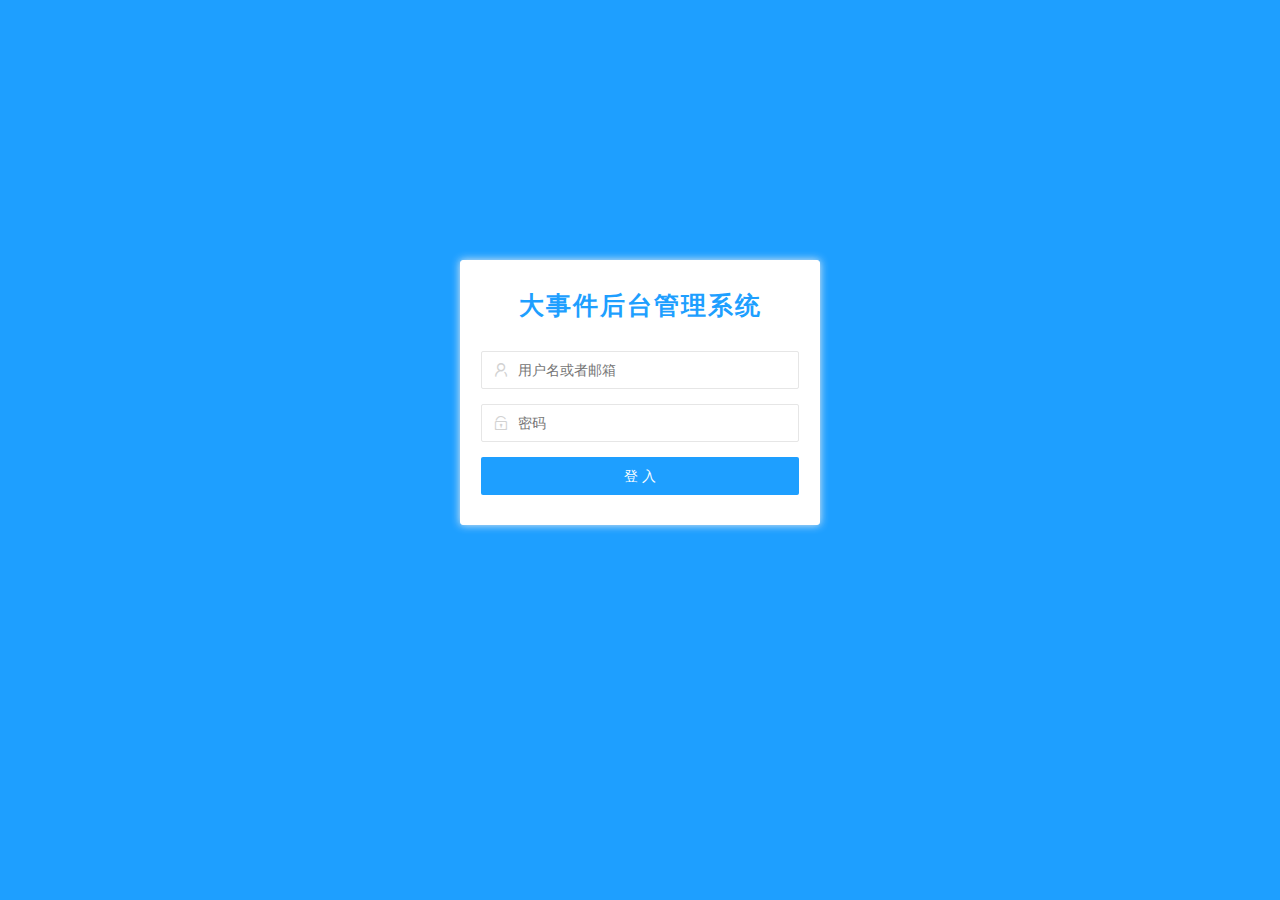
<file: admin/login.html>
<!DOCTYPE html>
<html lang="en">

<head>
    <meta charset="UTF-8">
    <title>大事件-登录页</title>
    <!-- 导入LayUI样式文件 -->
    <link rel="stylesheet" type="text/css" href="./assets/lib/layui/css/layui.css">
    <link rel="stylesheet" type="text/css" href="./assets/css/login.css">
</head>

<body>
    <div class="layui-container">
        <div class="admin-login-background">
            <div class="login-form">
                <form class="layui-form" action="">
                    <div class="layui-form-item logo-title">
                        <h1>大事件后台管理系统</h1>
                    </div>
                    <div class="layui-form-item">
                        <label class="layui-icon layui-icon-username" for="username"></label>
                        <input type="text" name="username" lay-verify="required|account" placeholder="用户名或者邮箱"
                            autocomplete="off" class="layui-input" value="">
                    </div>
                    <div class="layui-form-item">
                        <label class="layui-icon layui-icon-password" for="password"></label>
                        <input type="password" name="password" lay-verify="required|password" placeholder="密码"
                            autocomplete="off" class="layui-input" value="">
                    </div>
                    <div class="layui-form-item">
                        <button class="layui-btn layui-btn layui-btn-normal layui-btn-fluid" lay-submit=""
                            lay-filter="login">登 入</button>
                    </div>
                </form>
            </div>
        </div>
    </div>
    <script type="text/javascript" src="./assets/lib/jquery.js"></script>
    <script type="text/javascript" src="./assets/lib/jquery.particleground.min.js"></script>
    <script type="text/javascript" src="./assets/js/common.js"></script>
    <script type="text/javascript" src="./assets/lib/layui/layui.all.js"></script>
    <script type="text/javascript" src="./assets/js/login.js"></script>

</body>

</html>
</file>
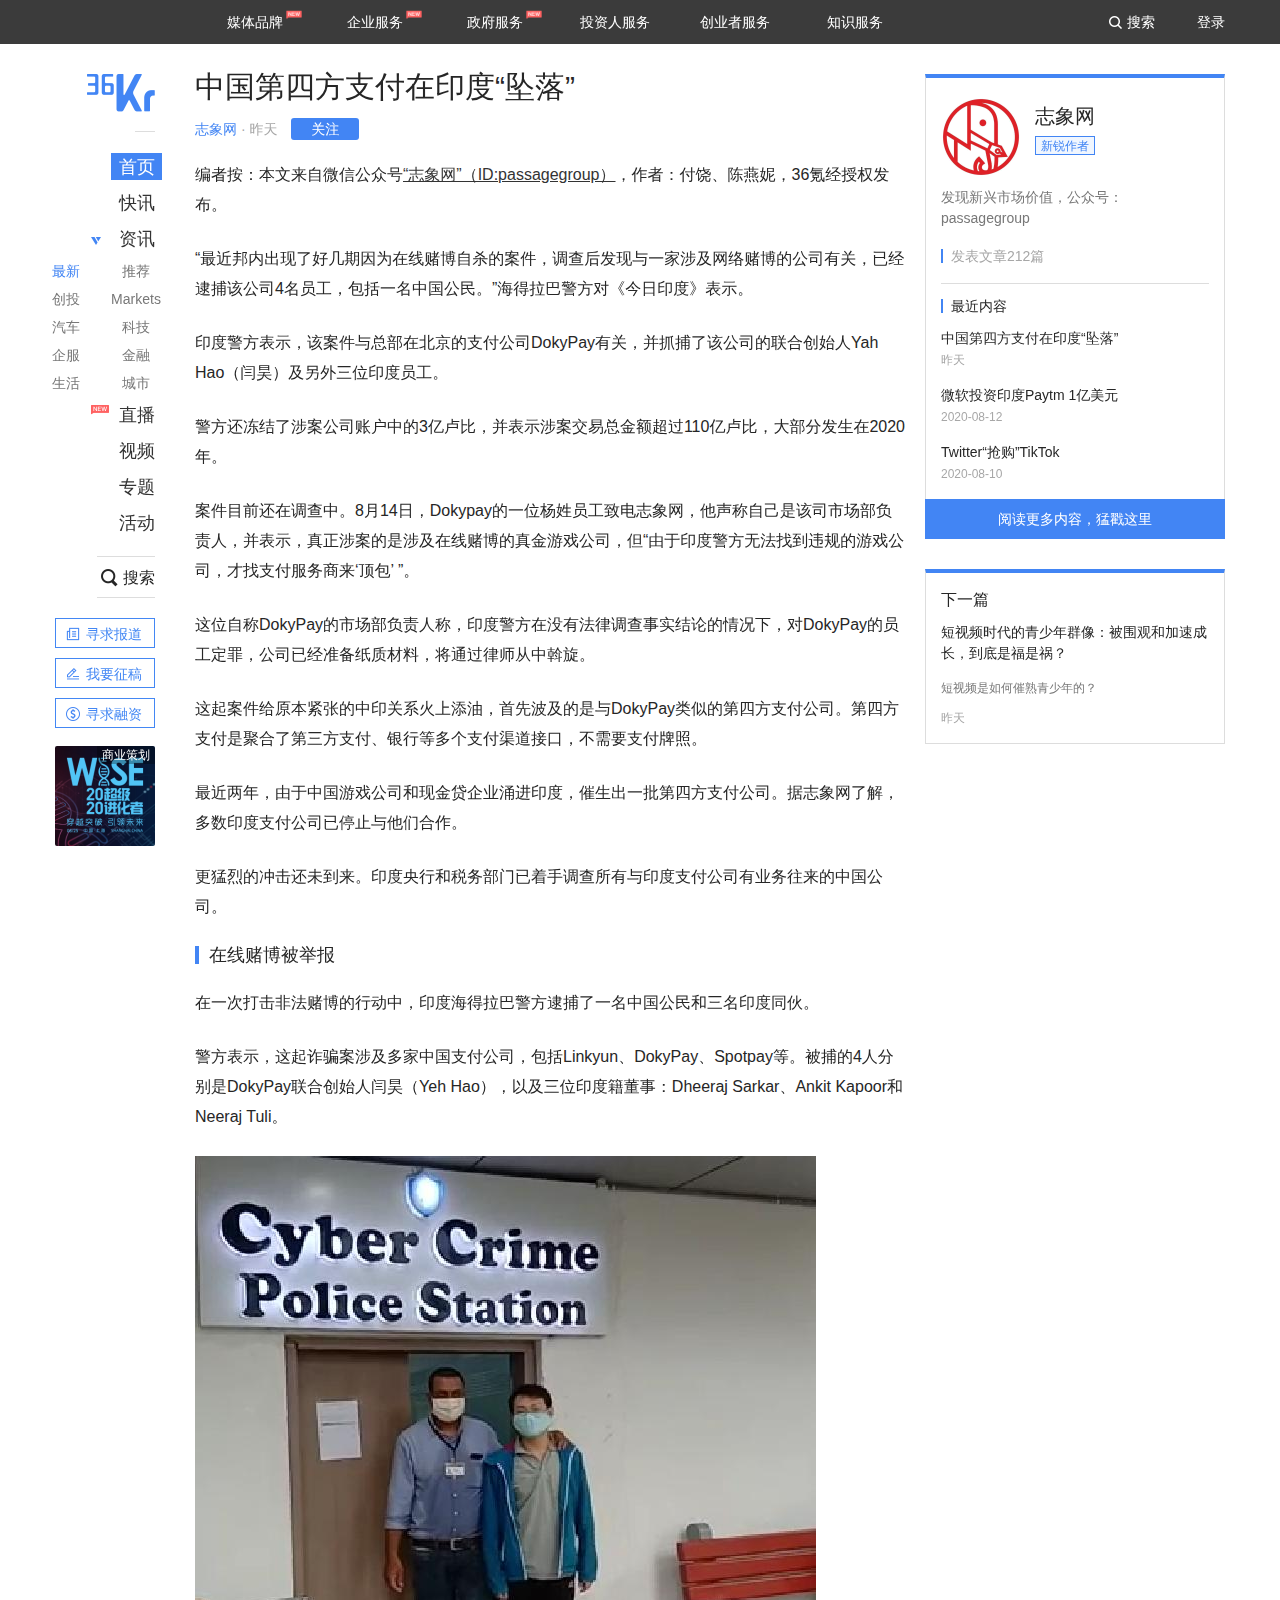
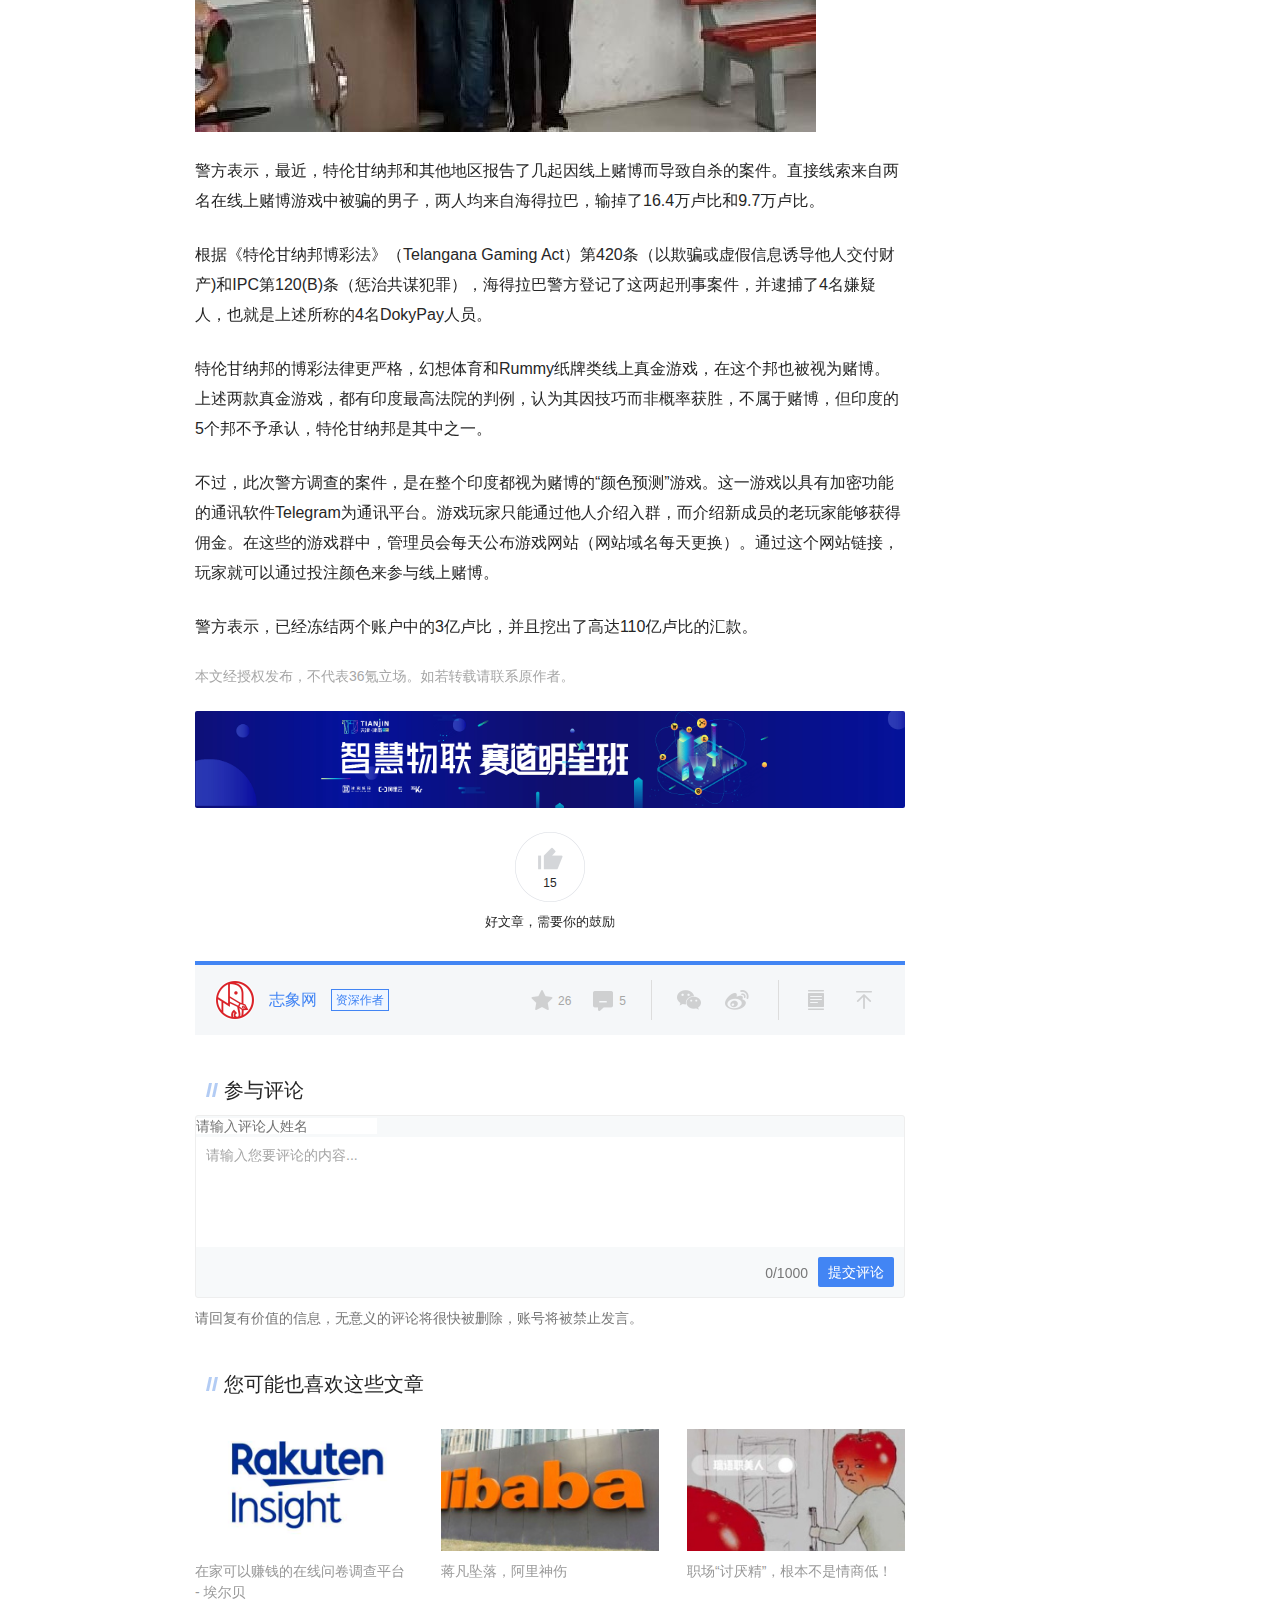
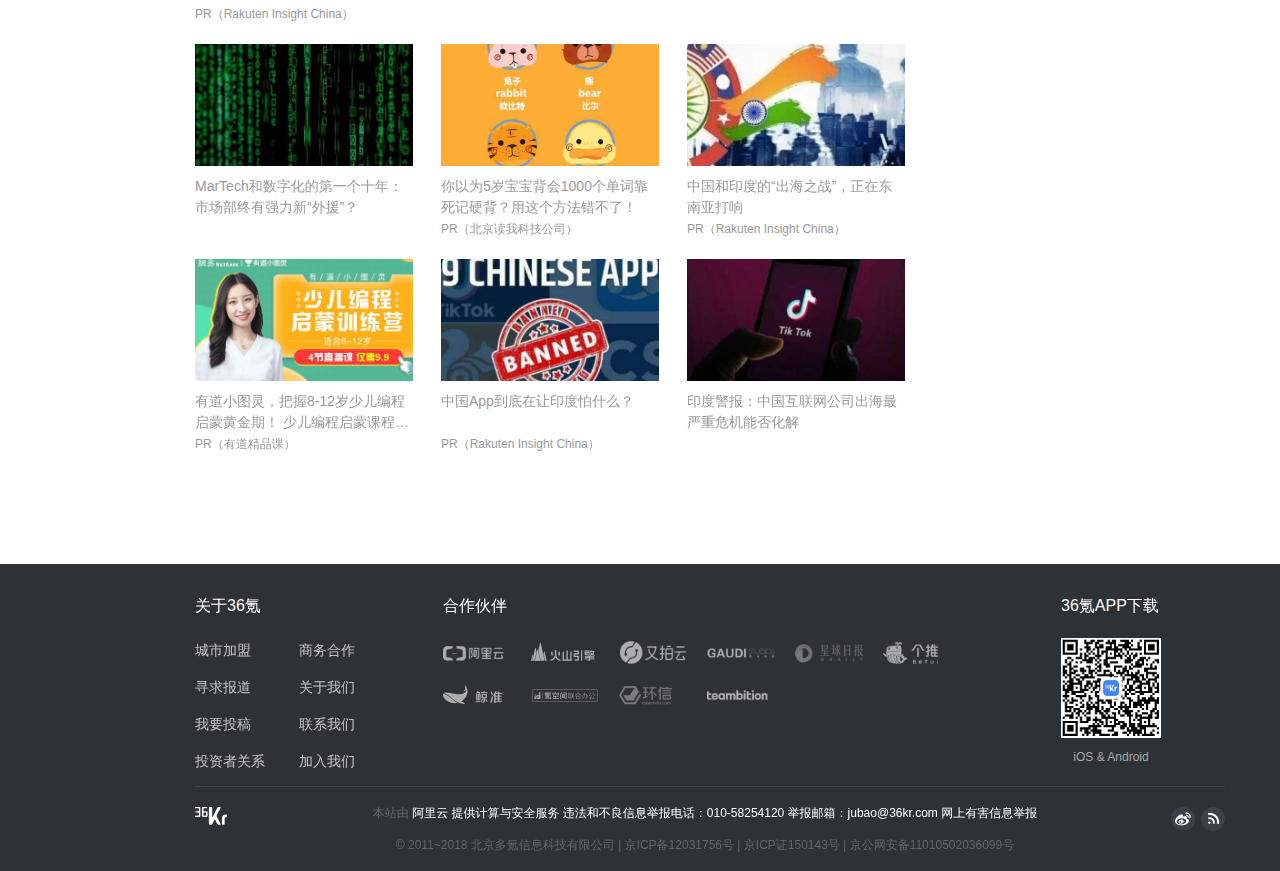
<file: client/detail.html>
<!DOCTYPE html>
<html lang="en">

<head>
    <meta charset="UTF-8">
    <meta http-equiv="X-UA-Compatible" content="ie=edge">
    <title>36氪_让一部分人先看到未来</title>
    <link rel="stylesheet" href="./assets/layui/css/layui.css">
    <link rel="shortcut icon" href="./favicon.ico">
    <link rel="stylesheet" href="./css/normalize.css">
    <link rel="stylesheet" href="./css/detail.css">
</head>

<body>
    <div class="viewport">
        <!-- 头部 -->
        <div class="kr_header">
            <div class="kr_header_inner">
                <!-- 导航 -->
                <ul class="navs">
                    <li class="is_new">
                        <span class="label">媒体品牌</span>
                        <ul class="list">
                            <li>
                                <a href="javascript:;" class="reddot">未来汽车日报</a>
                            </li>
                            <li>
                                <a href="javascript:;">零售老板内参</a>
                            </li>
                            <li>
                                <a href="javascript:;">未来地产</a>
                            </li>
                            <li>
                                <a href="javascript:;">KrASIA</a>
                            </li>
                            <li>
                                <a href="javascript:;">Tech星球</a>
                            </li>
                            <li>
                                <a href="javascript:;">超人测评</a>
                            </li>
                        </ul>
                    </li>
                    <li class="is_new">
                        <span class="label">企业服务</span>
                        <ul class="list">
                            <li>
                                <a href="javascript:;" class="reddot">企服严选</a>
                            </li>
                            <li>
                                <a href="javascript:;">EClub企业项目库</a>
                            </li>
                            <li>
                                <a href="javascript:;">36Kr研究院</a>
                            </li>
                            <li>
                                <a href="javascript:;" class="reddot">Kr8创新平台</a>
                            </li>
                            <li>
                                <a href="javascript:;">36Kr创新咨询</a>
                            </li>
                            <li>
                                <a href="javascript:;">氪榜</a>
                            </li>
                        </ul>
                    </li>
                    <li class="is_new">
                        <span class="label">政府服务</span>
                        <ul class="list">
                            <li>
                                <a href="javascript:;" class="reddot">城市之窗</a>
                            </li>
                            <li>
                                <a href="javascript:;" class="reddot">政企对接</a>
                            </li>
                        </ul>
                    </li>
                    <li>
                        <span class="label">投资人服务</span>
                        <ul class="list">
                            <li>
                                <a href="javascript:;">VClub</a>
                            </li>
                            <li>
                                <a href="javascript:;">VClub投资机构库</a>
                            </li>
                        </ul>
                    </li>
                    <li>
                        <span class="label">创业者服务</span>
                        <ul class="list">
                            <li>
                                <a href="javascript:;">寻求报道</a>
                            </li>
                            <li>
                                <a href="javascript:;">寻求融资</a>
                            </li>
                            <li>
                                <a href="javascript:;">36氪Pro</a>
                            </li>
                        </ul>
                    </li>
                    <li>
                        <span class="label">知识服务</span>
                        <ul class="list">
                            <li>
                                <a href="javascript:;">开氪</a>
                            </li>
                        </ul>
                    </li>
                </ul>
                <!-- 其它 -->
                <div class="extra">
                    <a href="javascript:;" class="search_btn">搜索</a>
                    <a href="javascript:;">登录</a>
                </div>
            </div>
        </div>
        <!-- 公共布局 -->
        <div class="kr_layout clearfix">
            <!-- 左侧菜单 -->
            <div class="kr_menu">
                <!-- Logo -->
                <h1 class="logo sprites"><a href="./index.html">36Kr</a></h1>
                <!-- 菜单栏 -->
                <ul class="menus">
                    <li><a class="active" href="javascript:;">首页</a></li>
                    <li><a href="javascript:;">快讯</a></li>
                    <li class="collapsed">
                        <i class="sprites triangle"></i>
                        <a href="javascript:;">资讯</a>
                        <ul class="sub_menus">
                            <li>
                                <a href="javascript:;" class="active">最新</a>
                                <a href="javascript:;">创投</a>
                                <a href="javascript:;">汽车</a>
                                <a href="javascript:;">企服</a>
                                <a href="javascript:;">生活</a>
                            </li>
                            <li>
                                <a href="javascript:;">推荐</a>
                                <a href="javascript:;">Markets</a>
                                <a href="javascript:;">科技</a>
                                <a href="javascript:;">金融</a>
                                <a href="javascript:;">城市</a>
                            </li>
                        </ul>
                    </li>
                    <li><a href="javascript:;" class="is_new">直播</a></li>
                    <li><a href="javascript:;">视频</a></li>
                    <li><a href="javascript:;">专题</a></li>
                    <li><a href="javascript:;">活动</a></li>
                </ul>
                <!-- 搜索框 -->
                <a href="javascript:;" class="search_btn">搜索</a>
                <!-- 其它 -->
                <ul class="extra">
                    <li>
                        <a href="javascript:;" class="sprites report">寻求报道</a>
                    </li>
                    <li>
                        <a href="javascript:;" class="sprites contribution">我要征稿</a>
                    </li>
                    <li>
                        <a href="javascript:;" class="sprites finance">寻求融资</a>
                    </li>
                </ul>
                <!-- 广告 -->
                <div class="ad">
                    <a href="javascript:;">
                        <img src="./uploads/ad_1.png" alt="">
                        <span>商业策划</span>
                    </a>
                </div>
            </div>
            <!-- 右侧边栏 -->
            <div class="kr_aside">
                <!-- 作者信息 -->
                <div class="kr_news_author">
                    <div class="img-wrap">
                        <img src="./uploads/avatar_2.jpg" alt="">
                    </div>
                    <div class="meta">
                        <h5><a href="javascript:;">志象网</a></h5>
                        <span>新锐作者</span>
                        <p>发现新兴市场价值，公众号：passagegroup</p>
                    </div>
                    <p class="news_count">发表文章212篇</p>
                    <dl class="news_latest">
                        <dt>最近内容</dt>
                        <dd>
                            <a href="javascript:;" class="text_overflow">中国第四方支付在印度“坠落”</a>
                            <span>昨天</span>
                        </dd>
                        <dd>
                            <a href="javascript:;" class="text_overflow">微软投资印度Paytm 1亿美元</a>
                            <span>2020-08-12</span>
                        </dd>
                        <dd>
                            <a href="javascript:;" class="text_overflow">Twitter“抢购”TikTok</a>
                            <span>2020-08-10</span>
                        </dd>
                    </dl>
                    <a href="javascript:;" class="more">阅读更多内容，猛戳这里</a>
                </div>
                <!-- 下一篇新闻 -->
                <div class="kr_news_next">
                    <p>下一篇</p>
                    <a href="javascript:;" class="text_overflow">短视频时代的青少年群像：被围观和加速成长，到底是福是祸？</a>
                    <span>短视频是如何催熟青少年的？</span>
                    <i>昨天</i>
                </div>
            </div>
            <!-- 主体 -->
            <div class="kr_body">
                <!-- 新联详情 -->
                <div class="kr_news_detail">
                    <h2 class="title">中国第四方支付在印度“坠落”</h2>
                    <p class="meta">
                        <a href="javascript:;" class="author">志象网</a>
                        <span> · 昨天</span>
                        <a href="javascript:;" class="follow">关注</a>
                    </p>
                    <div class="detail">
                        <p>编者按：本文来自微信公众号<a href="javascript:;">“志象网”（ID:passagegroup）</a>，作者：付饶、陈燕妮，36氪经授权发布。</p>
                        <p>“最近邦内出现了好几期因为在线赌博自杀的案件，调查后发现与一家涉及网络赌博的公司有关，已经逮捕该公司4名员工，包括一名中国公民。”海得拉巴警方对《今日印度》表示。</p>
                        <p>印度警方表示，该案件与总部在北京的支付公司DokyPay有关，并抓捕了该公司的联合创始人Yah Hao（闫昊）及另外三位印度员工。</p>
                        <p>警方还冻结了涉案公司账户中的3亿卢比，并表示涉案交易总金额超过110亿卢比，大部分发生在2020年。</p>
                        <p>案件目前还在调查中。8月14日，Dokypay的一位杨姓员工致电志象网，他声称自己是该司市场部负责人，并表示，真正涉案的是涉及在线赌博的真金游戏公司，但“由于印度警方无法找到违规的游戏公司，才找支付服务商来‘顶包’
                            ”。</p>
                        <p>这位自称DokyPay的市场部负责人称，印度警方在没有法律调查事实结论的情况下，对DokyPay的员工定罪，公司已经准备纸质材料，将通过律师从中斡旋。</p>
                        <p>这起案件给原本紧张的中印关系火上添油，首先波及的是与DokyPay类似的第四方支付公司。第四方支付是聚合了第三方支付、银行等多个支付渠道接口，不需要支付牌照。</p>
                        <p>最近两年，由于中国游戏公司和现金贷企业涌进印度，催生出一批第四方支付公司。据志象网了解，多数印度支付公司已停止与他们合作。</p>
                        <p>更猛烈的冲击还未到来。印度央行和税务部门已着手调查所有与印度支付公司有业务往来的中国公司。</p>
                        <h3>在线赌博被举报</h3>
                        <p>在一次打击非法赌博的行动中，印度海得拉巴警方逮捕了一名中国公民和三名印度同伙。</p>
                        <p>警方表示，这起诈骗案涉及多家中国支付公司，包括Linkyun、DokyPay、Spotpay等。被捕的4人分别是DokyPay联合创始人闫昊（Yeh
                            Hao），以及三位印度籍董事：Dheeraj Sarkar、Ankit Kapoor和Neeraj Tuli。</p>
                        <img src="./uploads/content_1.png" alt="">
                        <p>警方表示，最近，特伦甘纳邦和其他地区报告了几起因线上赌博而导致自杀的案件。直接线索来自两名在线上赌博游戏中被骗的男子，两人均来自海得拉巴，输掉了16.4万卢比和9.7万卢比。</p>
                        <p>根据《特伦甘纳邦博彩法》（Telangana Gaming
                            Act）第420条（以欺骗或虚假信息诱导他人交付财产)和IPC第120(B)条（惩治共谋犯罪），海得拉巴警方登记了这两起刑事案件，并逮捕了4名嫌疑人，也就是上述所称的4名DokyPay人员。
                        </p>
                        <p>特伦甘纳邦的博彩法律更严格，幻想体育和Rummy纸牌类线上真金游戏，在这个邦也被视为赌博。上述两款真金游戏，都有印度最高法院的判例，认为其因技巧而非概率获胜，不属于赌博，但印度的5个邦不予承认，特伦甘纳邦是其中之一。
                        </p>
                        <p>不过，此次警方调查的案件，是在整个印度都视为赌博的“颜色预测”游戏。这一游戏以具有加密功能的通讯软件Telegram为通讯平台。游戏玩家只能通过他人介绍入群，而介绍新成员的老玩家能够获得佣金。在这些的游戏群中，管理员会每天公布游戏网站（网站域名每天更换）。通过这个网站链接，玩家就可以通过投注颜色来参与线上赌博。
                        </p>
                        <p>警方表示，已经冻结两个账户中的3亿卢比，并且挖出了高达110亿卢比的汇款。</p>
                    </div>
                    <p class="note">
                        本文经授权发布，不代表36氪立场。如若转载请联系原作者。
                    </p>
                </div>
                <!-- 广告 -->
                <div class="ad">
                    <img src="./uploads/ad_2.png" alt="">
                </div>
                <!-- 奖励作者 -->
                <div class="like" data-count="15">
                    好文章，需要你的鼓励
                </div>
                <!-- 其它 -->
                <div class="extra">
                    <div class="profile">
                        <img src="./uploads/avatar_2.jpg" alt="">
                        <a href="javascript:;">志象网</a>
                        <span>资深作者</span>
                    </div>
                    <ul class="action">
                        <li>
                            <a href="javascript:;" class="collect">26</a>
                            <a href="javascript:;" class="comment">5</a>
                        </li>
                        <li>
                            <a href="javascript:;" class="wechat"></a>
                            <a href="javascript:;" class="weibo"></a>
                        </li>
                        <li>
                            <a href="javascript:;" class="reading"></a>
                            <a href="javascript:;" class="gotop"></a>
                        </li>
                    </ul>
                </div>
                <div class="kr_panel">
                    <h4><i class="sprites"></i>参与评论</h4>
                    <div class="form">

                        <form id="comment-form" class="layui-form">
                            <div class="item">
                                <input type="text" placeholder="请输入评论人姓名" name="uname" required lay-verify="required">
                            </div>
                            <textarea name="content" placeholder="请输入您要评论的内容..." required
                                lay-verify="required"></textarea>
                            <div class="action">
                                <span class="word_count">0/1000</span><button id="comment-btn" lay-submit>提交评论</button>
                            </div>
                        </form>
                    </div>
                    <p class="tips">请回复有价值的信息，无意义的评论将很快被删除，账号将被禁止发言。</p>
                </div>
                <div class="kr_panel">
                </div>
                <div class="kr_panel">
                    <h4><i class="sprites"></i>您可能也喜欢这些文章</h4>
                    <div class="kr_wrap">
                        <div class="kr_guess_card">
                            <a href="javascript:;" class="img-effect">
                                <img src="./uploads/guess_1.jpg" alt="">
                            </a>
                            <a href="javascript:;" class="text_overflow">在家可以赚钱的在线问卷调查平台 - 埃尔贝</a>
                            <a href="javascript:;">PR（Rakuten Insight China）</a>
                        </div>
                        <div class="kr_guess_card">
                            <a href="javascript:;" class="img-effect">
                                <img src="./uploads/guess_2.jpg" alt="">
                            </a>
                            <a href="javascript:;" class="text_overflow">蒋凡坠落，阿里神伤</a>
                            <a href="javascript:;"></a>
                        </div>
                        <div class="kr_guess_card">
                            <a href="javascript:;" class="img-effect">
                                <img src="./uploads/guess_3.jpg" alt="">
                            </a>
                            <a href="javascript:;" class="text_overflow">职场“讨厌精”，根本不是情商低！</a>
                            <a href="javascript:;"></a>
                        </div>
                        <div class="kr_guess_card">
                            <a href="javascript:;" class="img-effect">
                                <img src="./uploads/guess_4.jpg" alt="">
                            </a>
                            <a href="javascript:;" class="text_overflow">MarTech和数字化的第一个十年：市场部终有强力新“外援”？</a>
                            <a href="javascript:;"></a>
                        </div>
                        <div class="kr_guess_card">
                            <a href="javascript:;" class="img-effect">
                                <img src="./uploads/guess_5.jpg" alt="">
                            </a>
                            <a href="javascript:;" class="text_overflow">你以为5岁宝宝背会1000个单词靠死记硬背？用这个方法错不了！</a>
                            <a href="javascript:;">PR（北京读我科技公司）</a>
                        </div>
                        <div class="kr_guess_card">
                            <a href="javascript:;" class="img-effect">
                                <img src="./uploads/guess_6.jpg" alt="">
                            </a>
                            <a href="javascript:;" class="text_overflow">中国和印度的“出海之战”，正在东南亚打响</a>
                            <a href="javascript:;">PR（Rakuten Insight China）</a>
                        </div>
                        <div class="kr_guess_card">
                            <a href="javascript:;" class="img-effect">
                                <img src="./uploads/guess_7.jpg" alt="">
                            </a>
                            <a href="javascript:;" class="text_overflow">有道小图灵，把握8-12岁少儿编程启蒙黄金期！
                                少儿编程启蒙课程，轻松完成3个小作品，培养孩子思维兴趣 少儿编程启蒙课程，轻松上手打好基础，培养孩子理性思维</a>
                            <a href="javascript:;">PR（有道精品课）</a>
                        </div>
                        <div class="kr_guess_card">
                            <a href="javascript:;" class="img-effect">
                                <img src="./uploads/guess_8.jpg" alt="">
                            </a>
                            <a href="javascript:;" class="text_overflow">中国App到底在让印度怕什么？</a>
                            <a href="javascript:;">PR（Rakuten Insight China）</a>
                        </div>
                        <div class="kr_guess_card">
                            <a href="javascript:;" class="img-effect">
                                <img src="./uploads/guess_9.jpg" alt="">
                            </a>
                            <a href="javascript:;" class="text_overflow">印度警报：中国互联网公司出海最严重危机能否化解</a>
                            <a href="javascript:;"></a>
                        </div>
                    </div>
                </div>
            </div>
        </div>
        <!-- 底部 -->
        <div class="kr_footer">
            <div class="kr_footer_inner">
                <!-- 推广链接 -->
                <div class="kr_links">
                    <dl class="kr_about">
                        <dt>关于36氪</dt>
                        <dd>
                            <a href="javascript:;">城市加盟</a>
                        </dd>
                        <dd>
                            <a href="javascript:;">商务合作</a>
                        </dd>
                        <dd>
                            <a href="javascript:;">寻求报道</a>
                        </dd>
                        <dd>
                            <a href="javascript:;">关于我们</a>
                        </dd>
                        <dd>
                            <a href="javascript:;">我要投稿</a>
                        </dd>
                        <dd>
                            <a href="javascript:;">联系我们</a>
                        </dd>
                        <dd>
                            <a href="javascript:;">投资者关系</a>
                        </dd>
                        <dd>
                            <a href="javascript:;">加入我们</a>
                        </dd>
                    </dl>
                    <dl class="kr_collaborator">
                        <dt>合作伙伴</dt>
                        <dd>
                            <a href="javascript:;">
                                <img src="./uploads/aliyun.png" alt="">
                            </a>
                        </dd>
                        <dd>
                            <a href="javascript:;">
                                <img src="./uploads/bytey.png" alt="">
                            </a>
                        </dd>
                        <dd>
                            <a href="javascript:;">
                                <img src="./uploads/upy.png" alt="">
                            </a>
                        </dd>
                        <dd>
                            <a href="javascript:;">
                                <img src="./uploads/gaodi.png" alt="">
                            </a>
                        </dd>
                        <dd>
                            <a href="javascript:;">
                                <img src="./uploads/dailyPlanet.png" alt="">
                            </a>
                        </dd>
                        <dd>
                            <a href="javascript:;">
                                <img src="./uploads/getui.png" alt="">
                            </a>
                        </dd>
                        <dd>
                            <a href="javascript:;">
                                <img src="./uploads/jz.png" alt="">
                            </a>
                        </dd>
                        <dd>
                            <a href="javascript:;">
                                <img src="./uploads/kkj.png" alt="">
                            </a>
                        </dd>
                        <dd>
                            <a href="javascript:;">
                                <img src="./uploads/huanxin.png" alt="">
                            </a>
                        </dd>
                        <dd>
                            <a href="javascript:;">
                                <img src="./uploads/teambition.png" alt="">
                            </a>
                        </dd>
                    </dl>
                    <dl class="kr_download">
                        <dt>36氪APP下载</dt>
                        <dd>
                            <img src="./uploads/qrcode.png" alt="">
                            <span>iOS & Android</span>
                        </dd>
                    </dl>
                </div>
                <!-- 版权信息 -->
                <div class="kr_copyright">
                    <p>
                        <span>本站由</span>
                        <a href="javascript:;">阿里云</a>
                        提供计算与安全服务 违法和不良信息举报电话：010-58254120 举报邮箱：jubao@36kr.com
                        <a href="javascript:;">网上有害信息举报</a>
                    </p>
                    <p>
                        © 2011~2018 北京多氪信息科技有限公司 |
                        <a href="javascript:;">京ICP备12031756号</a> |
                        <a href="javascript:;">京ICP证150143号</a> |
                        <a href="javascript:;">京公网安备11010502036099号</a>
                    </p>
                    <!-- 图标 -->
                    <i class="sprites logo"></i>
                    <i class="sprites weibo"></i>
                    <i class="sprites rss"></i>
                </div>
            </div>
        </div>
    </div>
    <script src="./assets/jquery/jquery-3.5.1.min.js"></script>
    <script src="./assets/layui/layui.all.js"></script>
    <script src="./js/common.js"></script>
    <script src="./js/detail.js"></script>
</body>

</html>
</file>
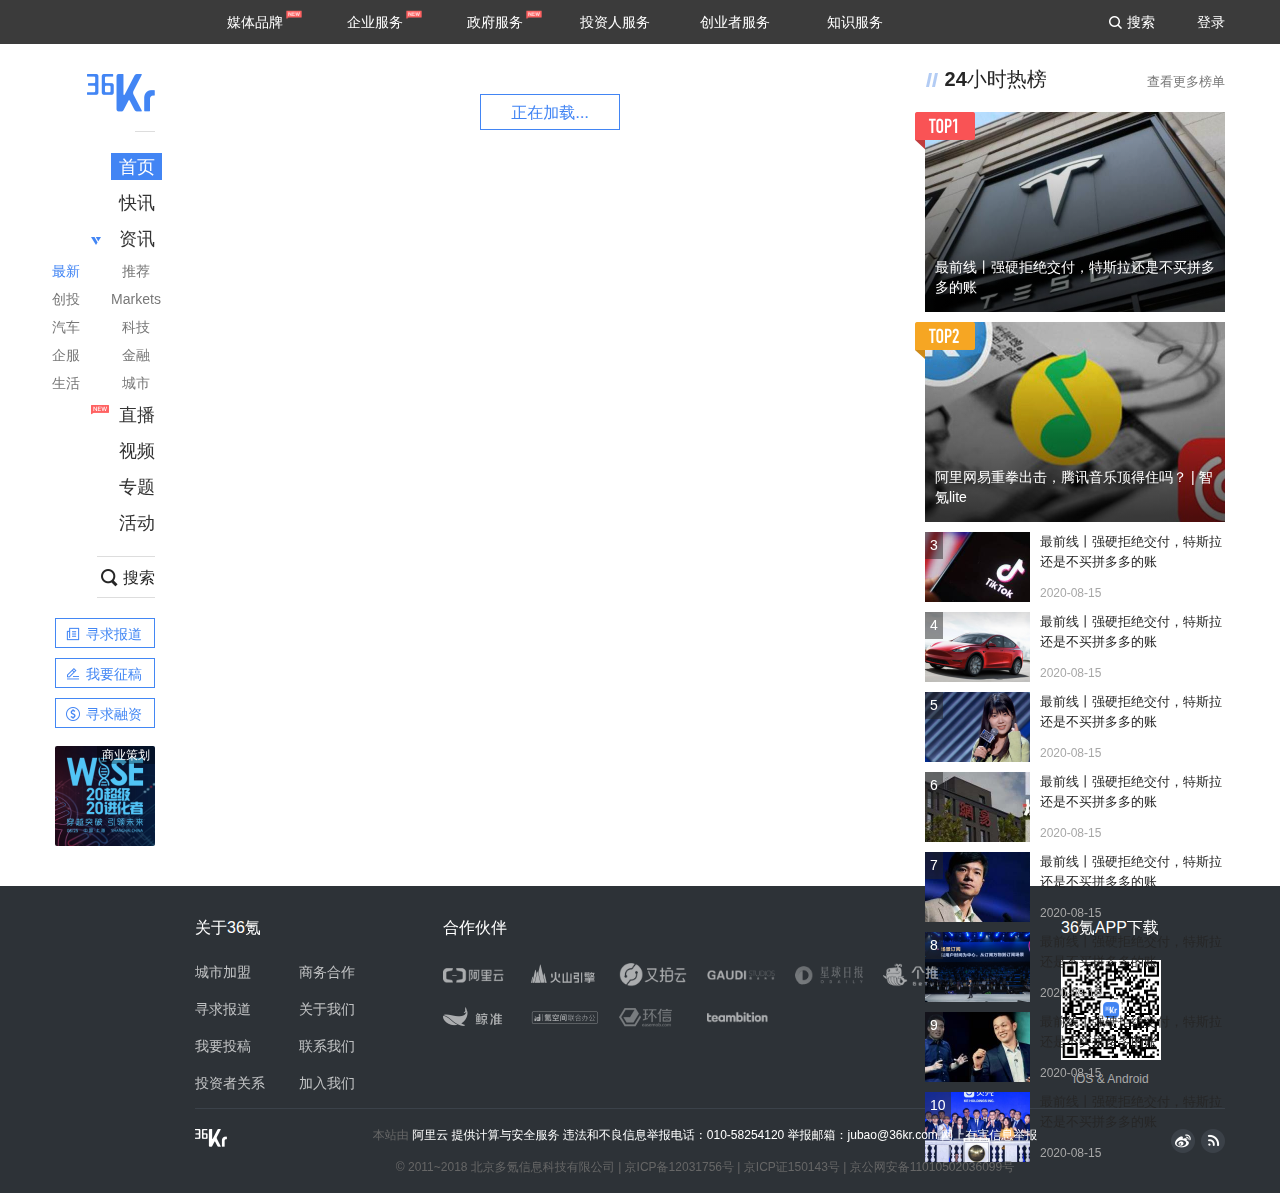
<file: client/list.html>
<!DOCTYPE html>
<html lang="en">

<head>
    <meta charset="UTF-8">
    <meta http-equiv="X-UA-Compatible" content="ie=edge">
    <title>36氪_让一部分人先看到未来</title>
    <link rel="shortcut icon" href="./favicon.ico">
    <link rel="stylesheet" href="./css/normalize.css">
    <link rel="stylesheet" href="./css/list.css">
</head>

<body>
    <div class="viewport">
        <!-- 头部 -->
        <div class="kr_header">
            <div class="kr_header_inner">
                <!-- 导航 -->
                <ul class="navs">
                    <li class="is_new">
                        <span class="label">媒体品牌</span>
                        <ul class="list">
                            <li>
                                <a href="javascript:;" class="reddot">未来汽车日报</a>
                            </li>
                            <li>
                                <a href="javascript:;">零售老板内参</a>
                            </li>
                            <li>
                                <a href="javascript:;">未来地产</a>
                            </li>
                            <li>
                                <a href="javascript:;">KrASIA</a>
                            </li>
                            <li>
                                <a href="javascript:;">Tech星球</a>
                            </li>
                            <li>
                                <a href="javascript:;">超人测评</a>
                            </li>
                        </ul>
                    </li>
                    <li class="is_new">
                        <span class="label">企业服务</span>
                        <ul class="list">
                            <li>
                                <a href="javascript:;" class="reddot">企服严选</a>
                            </li>
                            <li>
                                <a href="javascript:;">EClub企业项目库</a>
                            </li>
                            <li>
                                <a href="javascript:;">36Kr研究院</a>
                            </li>
                            <li>
                                <a href="javascript:;" class="reddot">Kr8创新平台</a>
                            </li>
                            <li>
                                <a href="javascript:;">36Kr创新咨询</a>
                            </li>
                            <li>
                                <a href="javascript:;">氪榜</a>
                            </li>
                        </ul>
                    </li>
                    <li class="is_new">
                        <span class="label">政府服务</span>
                        <ul class="list">
                            <li>
                                <a href="javascript:;" class="reddot">城市之窗</a>
                            </li>
                            <li>
                                <a href="javascript:;" class="reddot">政企对接</a>
                            </li>
                        </ul>
                    </li>
                    <li>
                        <span class="label">投资人服务</span>
                        <ul class="list">
                            <li>
                                <a href="javascript:;">VClub</a>
                            </li>
                            <li>
                                <a href="javascript:;">VClub投资机构库</a>
                            </li>
                        </ul>
                    </li>
                    <li>
                        <span class="label">创业者服务</span>
                        <ul class="list">
                            <li>
                                <a href="javascript:;">寻求报道</a>
                            </li>
                            <li>
                                <a href="javascript:;">寻求融资</a>
                            </li>
                            <li>
                                <a href="javascript:;">36氪Pro</a>
                            </li>
                        </ul>
                    </li>
                    <li>
                        <span class="label">知识服务</span>
                        <ul class="list">
                            <li>
                                <a href="javascript:;">开氪</a>
                            </li>
                        </ul>
                    </li>
                </ul>
                <!-- 其它 -->
                <div class="extra">
                    <a href="javascript:;" class="search_btn">搜索</a>
                    <a href="javascript:;">登录</a>
                </div>
            </div>
        </div>
        <!-- 公共布局 -->
        <div class="kr_layout clearfix">
            <!-- 左侧菜单 -->
            <div class="kr_menu">
                <!-- Logo -->
                <h1 class="logo sprites"><a href="./index.html">36Kr</a></h1>
                <!-- 菜单栏 -->
                <ul class="menus">
                    <li><a class="active" href="javascript:;">首页</a></li>
                    <li><a href="javascript:;">快讯</a></li>
                    <li class="collapsed">
                        <i class="sprites triangle"></i>
                        <a href="javascript:;">资讯</a>
                        <ul class="sub_menus">
                            <li>
                                <a href="javascript:;" class="active">最新</a>
                                <a href="javascript:;">创投</a>
                                <a href="javascript:;">汽车</a>
                                <a href="javascript:;">企服</a>
                                <a href="javascript:;">生活</a>
                            </li>
                            <li>
                                <a href="javascript:;">推荐</a>
                                <a href="javascript:;">Markets</a>
                                <a href="javascript:;">科技</a>
                                <a href="javascript:;">金融</a>
                                <a href="javascript:;">城市</a>
                            </li>
                        </ul>
                    </li>
                    <li><a href="javascript:;" class="is_new">直播</a></li>
                    <li><a href="javascript:;">视频</a></li>
                    <li><a href="javascript:;">专题</a></li>
                    <li><a href="javascript:;">活动</a></li>
                </ul>
                <!-- 搜索框 -->
                <a href="javascript:;" class="search_btn">搜索</a>
                <!-- 其它 -->
                <ul class="extra">
                    <li>
                        <a href="javascript:;" class="sprites report">寻求报道</a>
                    </li>
                    <li>
                        <a href="javascript:;" class="sprites contribution">我要征稿</a>
                    </li>
                    <li>
                        <a href="javascript:;" class="sprites finance">寻求融资</a>
                    </li>
                </ul>
                <!-- 广告 -->
                <div class="ad">
                    <a href="javascript:;">
                        <img src="./uploads/ad_1.png" alt="">
                        <span>商业策划</span>
                    </a>
                </div>
            </div>

            <!-- 右侧边栏 -->
            <div class="kr_aside">
                <!-- 24小时热榜 -->
                <div class="kr_widget">
                    <h4 class="kr_widget_header">
                        <i class="sprites line"></i> 24小时热榜
                        <a href="javascript:;">查看更多榜单</a>
                    </h4>
                    <div class="kr_hot_card" data-index="1">
                        <a href="javascript:;">
                            <div class="img-effect">
                                <img src="./uploads/hot_1.jpg" alt="">
                            </div>
                            <span class="text_overflow">最前线丨强硬拒绝交付，特斯拉还是不买拼多多的账</span>
                        </a>
                    </div>
                    <div class="kr_hot_card" data-index="2">
                        <a href="javascript:;">
                            <div class="img-effect">
                                <img src="./uploads/hot_2.jpg" alt="">
                            </div>
                            <span class="text_overflow">阿里网易重拳出击，腾讯音乐顶得住吗？ | 智氪lite</span>
                        </a>
                    </div>
                    <div class="kr_hot_card" data-index="3">
                        <a href="javascript:;">
                            <div class="img-effect">
                                <img src="./uploads/hot_3.jpg" alt="">
                            </div>
                            <span class="text_overflow">最前线丨强硬拒绝交付，特斯拉还是不买拼多多的账</span>
                            <i>2020-08-15</i>
                        </a>
                    </div>
                    <div class="kr_hot_card" data-index="4">
                        <a href="javascript:;">
                            <div class="img-effect">
                                <img src="./uploads/hot_4.jpg" alt="">
                            </div>
                            <span class="text_overflow">最前线丨强硬拒绝交付，特斯拉还是不买拼多多的账</span>
                            <i>2020-08-15</i>
                        </a>
                    </div>
                    <div class="kr_hot_card" data-index="5">
                        <a href="javascript:;">
                            <div class="img-effect">
                                <img src="./uploads/hot_5.jpg" alt="">
                            </div>
                            <span class="text_overflow">最前线丨强硬拒绝交付，特斯拉还是不买拼多多的账</span>
                            <i>2020-08-15</i>
                        </a>
                    </div>
                    <div class="kr_hot_card" data-index="6">
                        <a href="javascript:;">
                            <div class="img-effect">
                                <img src="./uploads/hot_6.jpg" alt="">
                            </div>
                            <span class="text_overflow">最前线丨强硬拒绝交付，特斯拉还是不买拼多多的账</span>
                            <i>2020-08-15</i>
                        </a>
                    </div>
                    <div class="kr_hot_card" data-index="7">
                        <a href="javascript:;">
                            <div class="img-effect">
                                <img src="./uploads/hot_7.jpg" alt="">
                            </div>
                            <span class="text_overflow">最前线丨强硬拒绝交付，特斯拉还是不买拼多多的账</span>
                            <i>2020-08-15</i>
                        </a>
                    </div>
                    <div class="kr_hot_card" data-index="8">
                        <a href="javascript:;">
                            <div class="img-effect">
                                <img src="./uploads/hot_8.jpg" alt="">
                            </div>
                            <span class="text_overflow">最前线丨强硬拒绝交付，特斯拉还是不买拼多多的账</span>
                            <i>2020-08-15</i>
                        </a>
                    </div>
                    <div class="kr_hot_card" data-index="9">
                        <a href="javascript:;">
                            <div class="img-effect">
                                <img src="./uploads/hot_9.jpg" alt="">
                            </div>
                            <span class="text_overflow">最前线丨强硬拒绝交付，特斯拉还是不买拼多多的账</span>
                            <i>2020-08-15</i>
                        </a>
                    </div>
                    <div class="kr_hot_card" data-index="10">
                        <a href="javascript:;">
                            <div class="img-effect">
                                <img src="./uploads/hot_10.jpg" alt="">
                            </div>
                            <span class="text_overflow">最前线丨强硬拒绝交付，特斯拉还是不买拼多多的账</span>
                            <i>2020-08-15</i>
                        </a>
                    </div>
                </div>
            </div>
            <!-- 主体 -->
            <div class="kr_body">
                <div class="kr_news_list">
                    <!-- <div class="kr_news_date">
                        17 <span>08月</span>
                    </div>
                    <div class="item">
                        <h4>
                            <a href="javascript:;">中兴将发布全球首款屏下摄像5G智能手机</a>
                        </h4>
                        <p class="meta">
                            <span>15分钟前 分享至</span>
                            <a href="javascript:;" class="wechat"></a>
                            <a href="javascript:;" class="weibo"></a>
                        </p>
                        <p class="brief">中兴通讯宣布将于2020年9月1日正式发布中兴Axon 20 5G，这将是全球首款量产采用屏下摄像技术的5G智能手机。（路透）</p>
                    </div>
                    <div class="item">
                        <h4>
                            <a href="javascript:;">淘宝教育机构月增1000家，字节跳动连开3店</a>
                        </h4>
                        <p class="meta">
                            <span>19分钟前 分享至</span>
                            <a href="javascript:;" class="wechat"></a>
                            <a href="javascript:;" class="weibo"></a>
                        </p>
                        <p class="brief">
                            36氪获悉，字节跳动旗下“清北网校”正式入驻淘宝教育，这是字节跳动的第3家教育类天猫店，此前，瓜瓜龙、开言英语等“字节系”教育产品都已在天猫开店。淘宝教育数据显示，受疫情影响的1-5月，超过5000家教育机构集体入驻淘宝天猫；6月进入暑期以来，来淘宝开课办学的机构依然是“每月新增1000家的速度”。
                        </p>
                    </div>
                    <div class="item">
                        <h4>
                            <a href="javascript:;">小米关联公司入股上海游奇网络有限公司，持股比例8%</a>
                        </h4>
                        <p class="meta">
                            <span>21分钟前 分享至</span>
                            <a href="javascript:;" class="wechat"></a>
                            <a href="javascript:;" class="weibo"></a>
                        </p>
                        <p class="brief">
                            36氪获悉，天眼查APP显示，近日，上海游奇网络有限公司发生工商变更，池广德退出投资人，新增天津金米投资合伙企业和福州天盟数码有限公司为投资人，分别持股8%；其注册资本也从1250万人民币增至约1488万人民币，增幅为19.05%。上海游奇网络有限公司是一家网页游戏和手机游戏开发与运营公司，旗下有《卧龙吟》、《葵花宝典》等游戏。
                        </p>
                    </div>
                    <div class="item">
                        <h4>
                            <a href="javascript:;">智能手机品牌iQOO正式推出iQOO 5系列：120W闪充，3998元起</a>
                        </h4>
                        <p class="meta">
                            <span>51分钟前 分享至</span>
                            <a href="javascript:;" class="wechat"></a>
                            <a href="javascript:;" class="weibo"></a>
                        </p>
                        <p class="brief">36氪获悉，智能手机品牌iQOO召开新品发布会，正式推出iQOO 5系列。iQOO 5
                            Pro搭载了骁龙865处理器、120W闪充，可实现15分钟熄屏状态下将电池充至100%。iQOO 5提供3个版本，售价3998元起。</p>
                    </div>
                    <div class="item">
                        <h4>
                            <a href="javascript:;">钉钉发布教培新产品，发放亿元补贴</a>
                        </h4>
                        <p class="meta">
                            <span>52分钟前 分享至</span>
                            <a href="javascript:;" class="wechat"></a>
                            <a href="javascript:;" class="weibo"></a>
                        </p>
                        <p class="brief">36氪获悉，阿里钉钉联合支付宝公布了面向教培机构的招生管理、在线课堂、教务管理、教培班级群收款等新产品。同时，钉钉联合支付宝等阿里经济体成员提供价值亿元补贴。
                        </p>
                    </div>
                    <div class="item">
                        <h4>
                            <a href="javascript:;">猫眼娱乐：上半年净亏损4.307亿元</a>
                        </h4>
                        <p class="meta">
                            <span>56分钟前 分享至</span>
                            <a href="javascript:;" class="wechat"></a>
                            <a href="javascript:;" class="weibo"></a>
                        </p>
                        <p class="brief">
                            36氪获悉，猫眼娱乐上半年营收2.031亿元，去年同期19.84亿元，减少主要是由于上半年受新冠疫情影响，在线娱乐票务服务、娱乐内容服务以及广告服务及其他所得收益减少。上半年净亏损4.307亿元。
                        </p>
                    </div>
                    <div class="item">
                        <h4>
                            <a href="javascript:;">香港恒指收涨0.65%，招商证券涨逾13%</a>
                        </h4>
                        <p class="meta">
                            <span>59分钟前 分享至</span>
                            <a href="javascript:;" class="wechat"></a>
                            <a href="javascript:;" class="weibo"></a>
                        </p>
                        <p class="brief">
                            36氪获悉，香港恒指收盘涨0.65%，报25347.340点。盘面上，中资券商股领涨，招商证券大涨逾13%；内险股、内银股走强，中国太平涨超5%；汽车股走低明显，吉利汽车绩后大跌6.3%。热门公司方面，阿里巴巴涨0.10%，腾讯控股跌0.39%，美团点评跌0.73%。
                        </p>
                    </div>
                    <div class="item">
                        <h4>
                            <a href="javascript:;">亿航智能将在奥地利林茨市开展空中交通试飞</a>
                        </h4>
                        <p class="meta">
                            <span>56分钟前 分享至</span>
                            <a href="javascript:;" class="wechat"></a>
                            <a href="javascript:;" class="weibo"></a>
                        </p>
                        <p class="brief">36氪获悉，奥地利时间8月14日，自动驾驶飞行器企业亿航智能欧洲首席市场官Andreas Perotti表示亿航216将在奥地利林茨市开启空中交通试飞。
                        </p>
                    </div> -->
                </div>

                <div class="kr_more">
                    <a href="javascript:;">正在加载...</a>
                </div>
            </div>
        </div>
        <!-- 底部 -->
        <div class="kr_footer">
            <div class="kr_footer_inner">
                <!-- 推广链接 -->
                <div class="kr_links">
                    <dl class="kr_about">
                        <dt>关于36氪</dt>
                        <dd>
                            <a href="javascript:;">城市加盟</a>
                        </dd>
                        <dd>
                            <a href="javascript:;">商务合作</a>
                        </dd>
                        <dd>
                            <a href="javascript:;">寻求报道</a>
                        </dd>
                        <dd>
                            <a href="javascript:;">关于我们</a>
                        </dd>
                        <dd>
                            <a href="javascript:;">我要投稿</a>
                        </dd>
                        <dd>
                            <a href="javascript:;">联系我们</a>
                        </dd>
                        <dd>
                            <a href="javascript:;">投资者关系</a>
                        </dd>
                        <dd>
                            <a href="javascript:;">加入我们</a>
                        </dd>
                    </dl>
                    <dl class="kr_collaborator">
                        <dt>合作伙伴</dt>
                        <dd>
                            <a href="javascript:;">
                                <img src="./uploads/aliyun.png" alt="">
                            </a>
                        </dd>
                        <dd>
                            <a href="javascript:;">
                                <img src="./uploads/bytey.png" alt="">
                            </a>
                        </dd>
                        <dd>
                            <a href="javascript:;">
                                <img src="./uploads/upy.png" alt="">
                            </a>
                        </dd>
                        <dd>
                            <a href="javascript:;">
                                <img src="./uploads/gaodi.png" alt="">
                            </a>
                        </dd>
                        <dd>
                            <a href="javascript:;">
                                <img src="./uploads/dailyPlanet.png" alt="">
                            </a>
                        </dd>
                        <dd>
                            <a href="javascript:;">
                                <img src="./uploads/getui.png" alt="">
                            </a>
                        </dd>
                        <dd>
                            <a href="javascript:;">
                                <img src="./uploads/jz.png" alt="">
                            </a>
                        </dd>
                        <dd>
                            <a href="javascript:;">
                                <img src="./uploads/kkj.png" alt="">
                            </a>
                        </dd>
                        <dd>
                            <a href="javascript:;">
                                <img src="./uploads/huanxin.png" alt="">
                            </a>
                        </dd>
                        <dd>
                            <a href="javascript:;">
                                <img src="./uploads/teambition.png" alt="">
                            </a>
                        </dd>
                    </dl>
                    <dl class="kr_download">
                        <dt>36氪APP下载</dt>
                        <dd>
                            <img src="./uploads/qrcode.png" alt="">
                            <span>iOS & Android</span>
                        </dd>
                    </dl>
                </div>
                <!-- 版权信息 -->
                <div class="kr_copyright">
                    <p>
                        <span>本站由</span>
                        <a href="javascript:;">阿里云</a>
                        提供计算与安全服务 违法和不良信息举报电话：010-58254120 举报邮箱：jubao@36kr.com
                        <a href="javascript:;">网上有害信息举报</a>
                    </p>
                    <p>
                        © 2011~2018 北京多氪信息科技有限公司 |
                        <a href="javascript:;">京ICP备12031756号</a> |
                        <a href="javascript:;">京ICP证150143号</a> |
                        <a href="javascript:;">京公网安备11010502036099号</a>
                    </p>
                    <!-- 图标 -->
                    <i class="sprites logo"></i>
                    <i class="sprites weibo"></i>
                    <i class="sprites rss"></i>
                </div>
            </div>
        </div>
    </div>
    <script src="./assets/jquery/jquery-3.5.1.min.js"></script>
    <script src="./assets/layui/layui.all.js"></script>
    <script src="./js/common.js"></script>
    <script src="./js/list.js"></script>
    <script>
    </script>
</body>

</html>
</file>
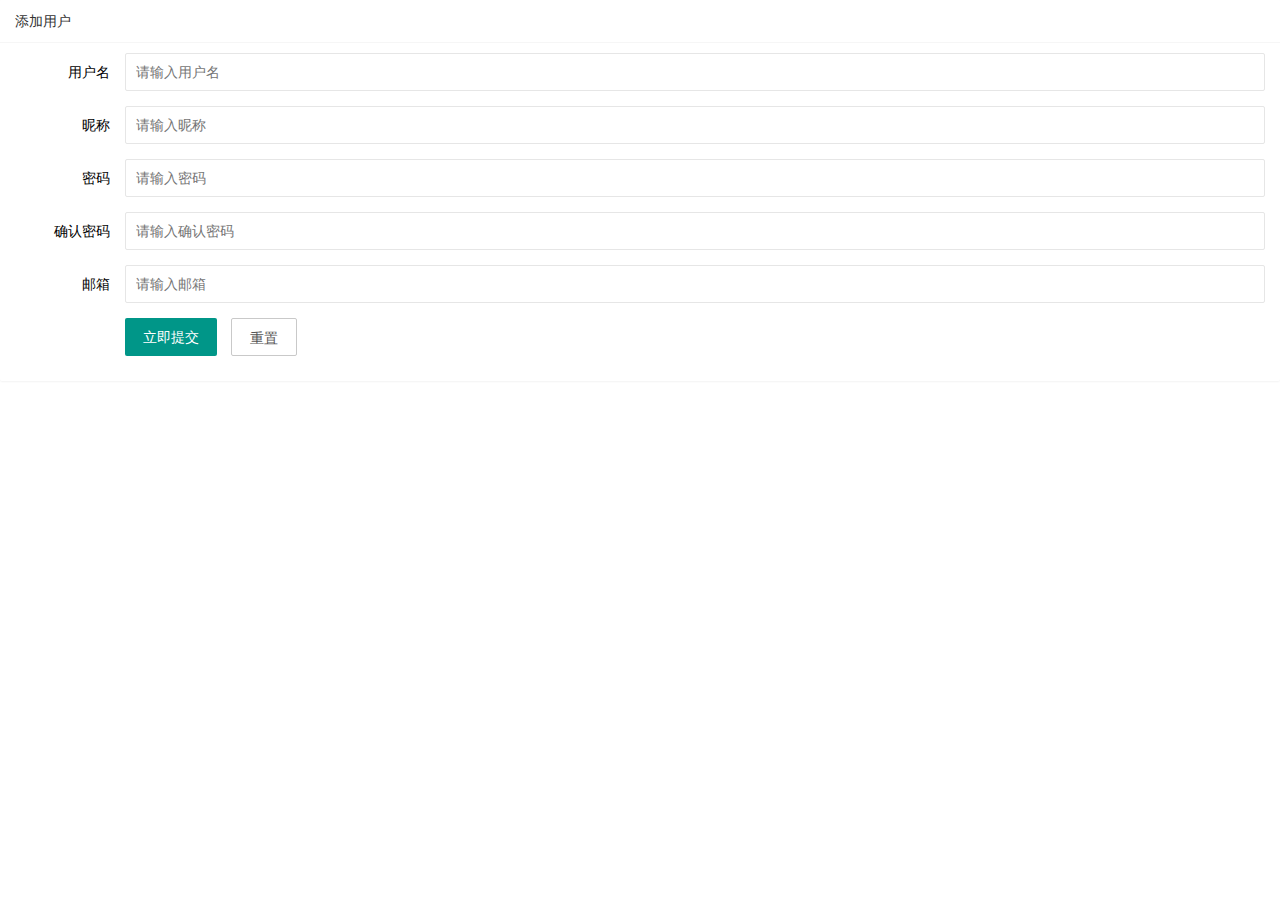
<file: admin/user/add.html>
<!DOCTYPE html>
<html lang="en">

<head>
    <meta charset="UTF-8">
    <title>添加用户</title>
    <link rel="stylesheet" type="text/css" href="../assets/lib/layui/css/layui.css">

</head>

<body>
    <div class="layui-card">
        <div class="layui-card-header">添加用户</div>
        <div class="layui-card-body">
            <!-- 添加用户表单 -->
            <form class="layui-form" action="">
                <!-- 用户名 -->
                <div class="layui-form-item">
                    <label class="layui-form-label">用户名</label>
                    <div class="layui-input-block">
                        <input type="text" name="username" required lay-verify="required" placeholder="请输入用户名"
                            autocomplete="off" class="layui-input">
                    </div>
                </div>
                <!-- 昵称 -->
                <div class="layui-form-item">
                    <label class="layui-form-label">昵称</label>
                    <div class="layui-input-block">
                        <input type="text" name="nickname" required lay-verify="required" placeholder="请输入昵称"
                            autocomplete="off" class="layui-input">
                    </div>
                </div>
                <!-- 密码 -->
                <div class="layui-form-item">
                    <label class="layui-form-label">密码</label>
                    <div class="layui-input-block">
                        <input type="password" name="password" required lay-verify="required" placeholder="请输入密码"
                            autocomplete="off" class="layui-input newPwd">
                    </div>
                </div>
                <!-- 确认密码 -->
                <div class="layui-form-item">
                    <label class="layui-form-label">确认密码</label>
                    <div class="layui-input-block">
                        <input type="password" required lay-verify="required|same" placeholder="请输入确认密码"
                            autocomplete="off" class="layui-input ">
                    </div>
                </div>
                <!-- 邮箱 -->
                <div class="layui-form-item">
                    <label class="layui-form-label">邮箱</label>
                    <div class="layui-input-block">
                        <input type="text" name="email" required lay-verify="required" placeholder="请输入邮箱"
                            autocomplete="off" class="layui-input">
                    </div>
                </div>
                <!-- 提交按钮 -->
                <div class="layui-form-item">
                    <div class="layui-input-block">
                        <button class="layui-btn" lay-submit lay-filter="formDemo">立即提交</button>
                        <button type="reset" class="layui-btn layui-btn-primary">重置</button>
                    </div>
                </div>
            </form>
        </div>
    </div>
    <script type="text/javascript" src="../assets/lib/jquery.js"></script>
    <script type="text/javascript" src="../assets/js/common.js"></script>
    <script type="text/javascript" src="../assets/lib/layui/layui.all.js"></script>
    <script type="text/javascript" src="../assets/lib/template-web.js"></script>
    <script type="text/javascript" src="../assets/js/user/add.js"></script>
</body>
</file>
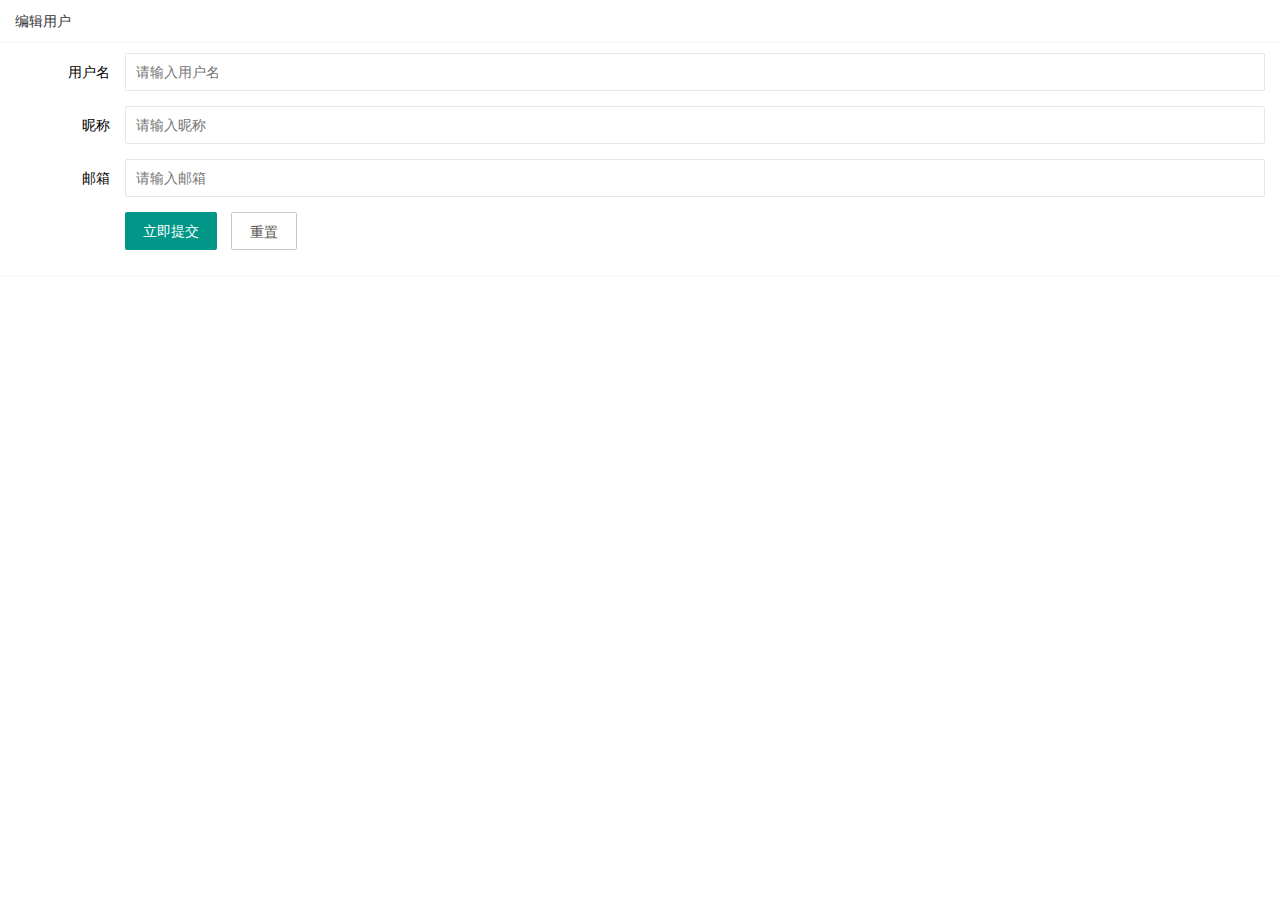
<file: admin/user/edit.html>
<!DOCTYPE html>
<html lang="en">

<head>
    <meta charset="UTF-8">
    <title>编辑用户</title>
    <link rel="stylesheet" type="text/css" href="../assets/lib/layui/css/layui.css">

</head>

<body>
    <div class="layui-card">
        <div class="layui-card-header">编辑用户</div>
        <div class="layui-card-body">
            <!-- 添加用户表单 -->
            <form class="layui-form" lay-filter='editForm' action="">
                <!-- 用户名 -->
                <input type="hidden" name="id">
                <div class="layui-form-item">
                    <label class="layui-form-label">用户名</label>
                    <div class="layui-input-block">
                        <input type="text" name="username" required lay-verify="required" placeholder="请输入用户名"
                            autocomplete="off" class="layui-input">
                    </div>
                </div>
                <!-- 昵称 -->
                <div class="layui-form-item">
                    <label class="layui-form-label">昵称</label>
                    <div class="layui-input-block">
                        <input type="text" name="nickname" required lay-verify="required" placeholder="请输入昵称"
                            autocomplete="off" class="layui-input">
                    </div>
                </div>
                <!-- 邮箱 -->
                <div class="layui-form-item">
                    <label class="layui-form-label">邮箱</label>
                    <div class="layui-input-block">
                        <input type="text" name="email" required lay-verify="required" placeholder="请输入邮箱"
                            autocomplete="off" class="layui-input">
                    </div>
                </div>
                <!-- 提交按钮 -->
                <div class="layui-form-item">
                    <div class="layui-input-block">
                        <button class="layui-btn" lay-submit>立即提交</button>
                        <button type="reset" class="layui-btn layui-btn-primary">重置</button>
                    </div>
                </div>
            </form>
        </div>
    </div>
    <script type="text/javascript" src="../assets/lib/jquery.js"></script>
    <script type="text/javascript" src="../assets/js/common.js"></script>
    <script type="text/javascript" src="../assets/lib/layui/layui.all.js"></script>
    <script type="text/javascript" src="../assets/lib/template-web.js"></script>
    <script type="text/javascript" src="../assets/js/user/edit.js"></script>
</body>

</html>
</file>
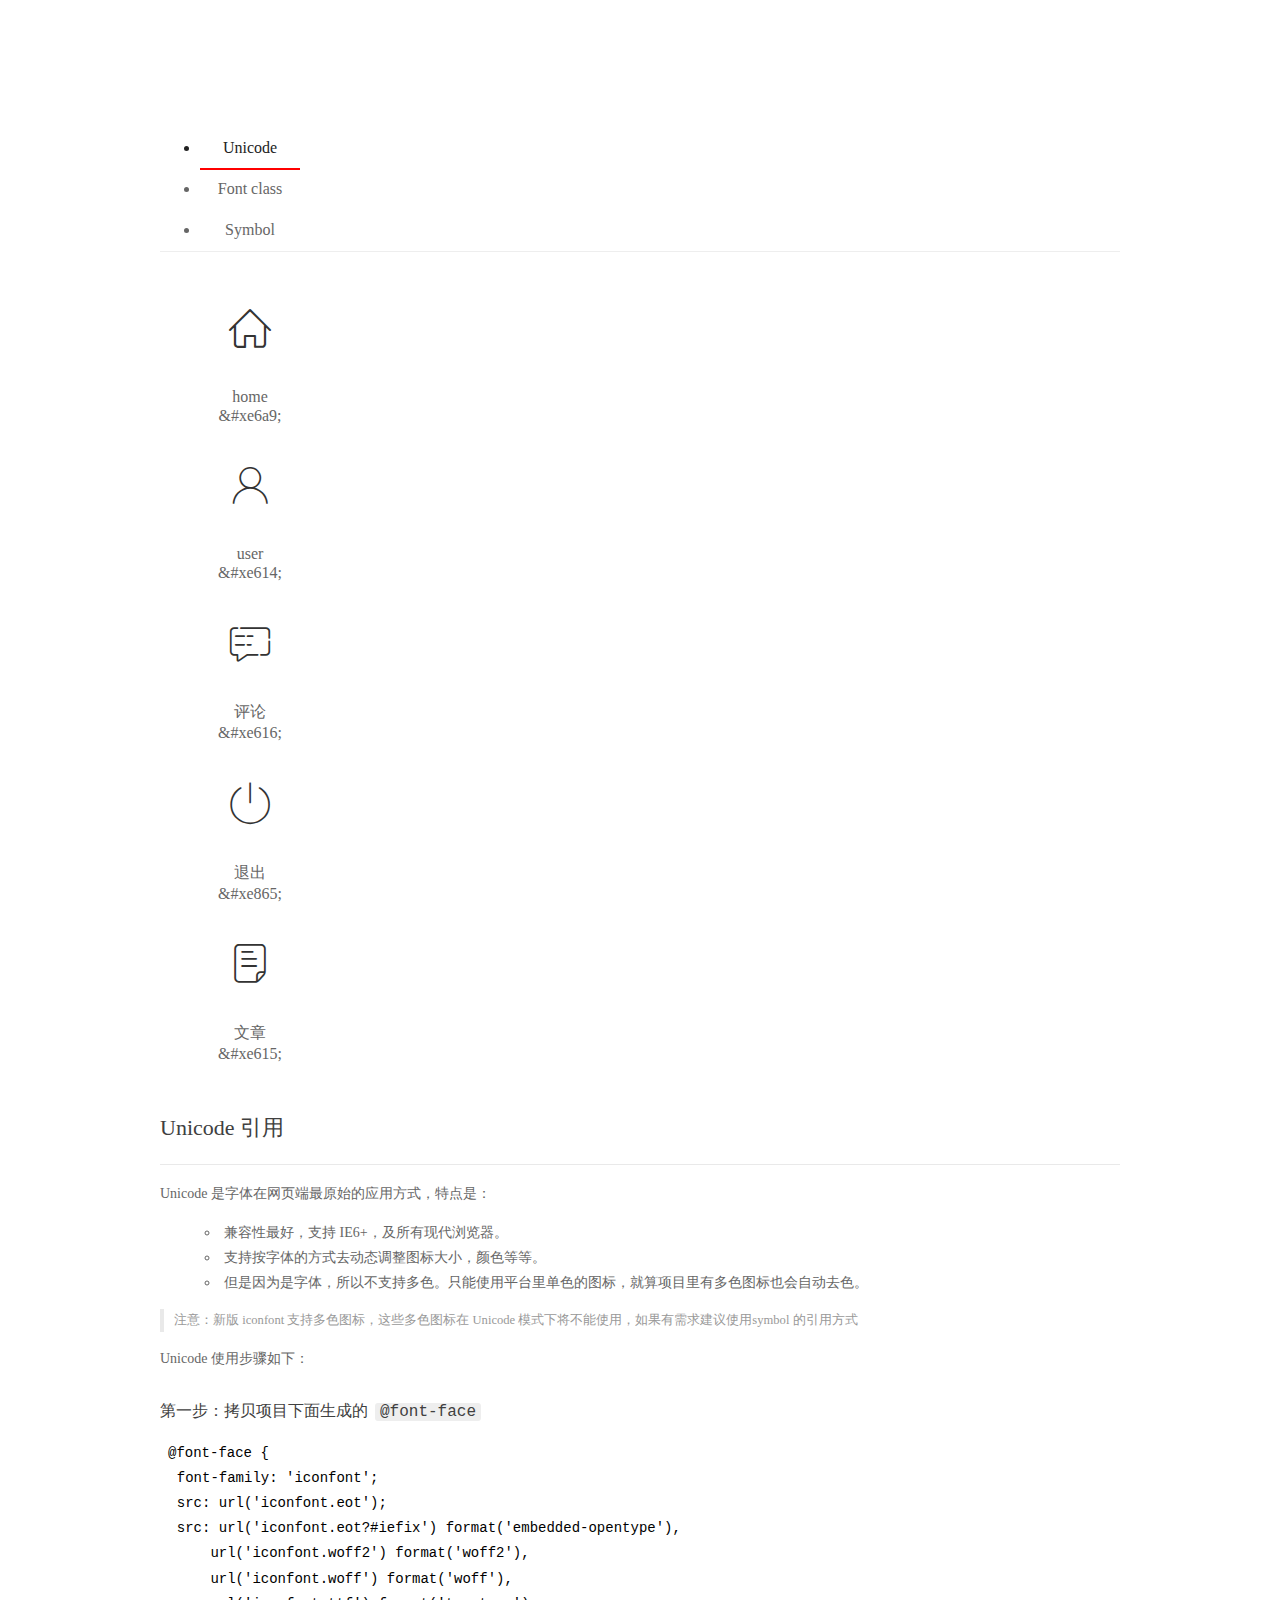
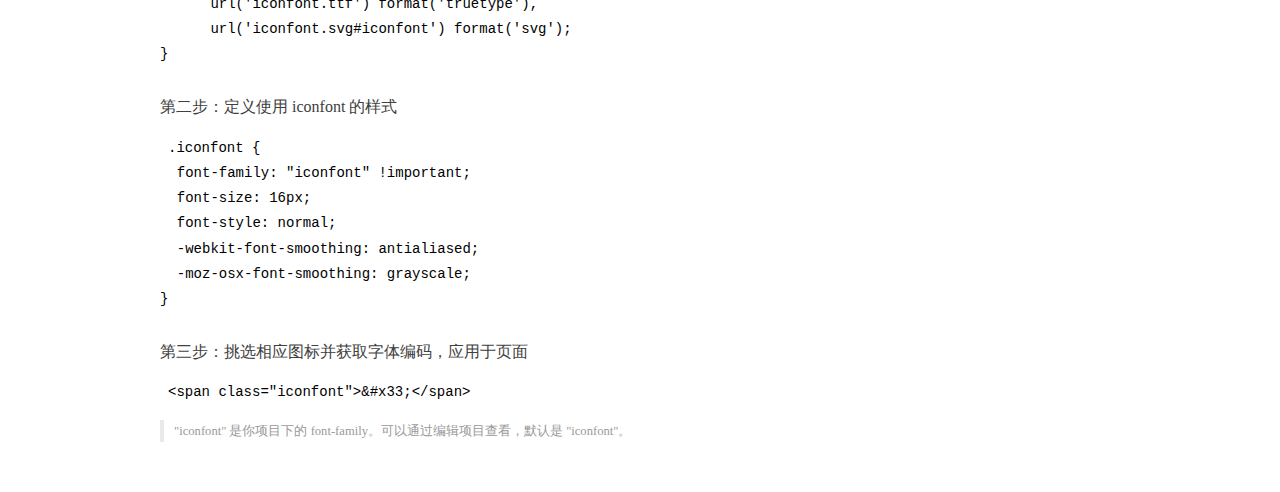
<file: admin/assets/fonts/demo_index.html>
<!DOCTYPE html>
<html>
<head>
  <meta charset="utf-8"/>
  <title>IconFont Demo</title>
  <link rel="shortcut icon" href="https://gtms04.alicdn.com/tps/i4/TB1_oz6GVXXXXaFXpXXJDFnIXXX-64-64.ico" type="image/x-icon"/>
  <link rel="stylesheet" href="https://g.alicdn.com/thx/cube/1.3.2/cube.min.css">
  <link rel="stylesheet" href="demo.css">
  <link rel="stylesheet" href="iconfont.css">
  <script src="iconfont.js"></script>
  <!-- jQuery -->
  <script src="https://a1.alicdn.com/oss/uploads/2018/12/26/7bfddb60-08e8-11e9-9b04-53e73bb6408b.js"></script>
  <!-- 代码高亮 -->
  <script src="https://a1.alicdn.com/oss/uploads/2018/12/26/a3f714d0-08e6-11e9-8a15-ebf944d7534c.js"></script>
</head>
<body>
  <div class="main">
    <h1 class="logo"><a href="https://www.iconfont.cn/" title="iconfont 首页" target="_blank">&#xe86b;</a></h1>
    <div class="nav-tabs">
      <ul id="tabs" class="dib-box">
        <li class="dib active"><span>Unicode</span></li>
        <li class="dib"><span>Font class</span></li>
        <li class="dib"><span>Symbol</span></li>
      </ul>
      
    </div>
    <div class="tab-container">
      <div class="content unicode" style="display: block;">
          <ul class="icon_lists dib-box">
          
            <li class="dib">
              <span class="icon iconfont">&#xe6a9;</span>
                <div class="name">home</div>
                <div class="code-name">&amp;#xe6a9;</div>
              </li>
          
            <li class="dib">
              <span class="icon iconfont">&#xe614;</span>
                <div class="name">user</div>
                <div class="code-name">&amp;#xe614;</div>
              </li>
          
            <li class="dib">
              <span class="icon iconfont">&#xe616;</span>
                <div class="name">评论</div>
                <div class="code-name">&amp;#xe616;</div>
              </li>
          
            <li class="dib">
              <span class="icon iconfont">&#xe865;</span>
                <div class="name">退出</div>
                <div class="code-name">&amp;#xe865;</div>
              </li>
          
            <li class="dib">
              <span class="icon iconfont">&#xe615;</span>
                <div class="name">文章</div>
                <div class="code-name">&amp;#xe615;</div>
              </li>
          
          </ul>
          <div class="article markdown">
          <h2 id="unicode-">Unicode 引用</h2>
          <hr>

          <p>Unicode 是字体在网页端最原始的应用方式，特点是：</p>
          <ul>
            <li>兼容性最好，支持 IE6+，及所有现代浏览器。</li>
            <li>支持按字体的方式去动态调整图标大小，颜色等等。</li>
            <li>但是因为是字体，所以不支持多色。只能使用平台里单色的图标，就算项目里有多色图标也会自动去色。</li>
          </ul>
          <blockquote>
            <p>注意：新版 iconfont 支持多色图标，这些多色图标在 Unicode 模式下将不能使用，如果有需求建议使用symbol 的引用方式</p>
          </blockquote>
          <p>Unicode 使用步骤如下：</p>
          <h3 id="-font-face">第一步：拷贝项目下面生成的 <code>@font-face</code></h3>
<pre><code class="language-css"
>@font-face {
  font-family: 'iconfont';
  src: url('iconfont.eot');
  src: url('iconfont.eot?#iefix') format('embedded-opentype'),
      url('iconfont.woff2') format('woff2'),
      url('iconfont.woff') format('woff'),
      url('iconfont.ttf') format('truetype'),
      url('iconfont.svg#iconfont') format('svg');
}
</code></pre>
          <h3 id="-iconfont-">第二步：定义使用 iconfont 的样式</h3>
<pre><code class="language-css"
>.iconfont {
  font-family: "iconfont" !important;
  font-size: 16px;
  font-style: normal;
  -webkit-font-smoothing: antialiased;
  -moz-osx-font-smoothing: grayscale;
}
</code></pre>
          <h3 id="-">第三步：挑选相应图标并获取字体编码，应用于页面</h3>
<pre>
<code class="language-html"
>&lt;span class="iconfont"&gt;&amp;#x33;&lt;/span&gt;
</code></pre>
          <blockquote>
            <p>"iconfont" 是你项目下的 font-family。可以通过编辑项目查看，默认是 "iconfont"。</p>
          </blockquote>
          </div>
      </div>
      <div class="content font-class">
        <ul class="icon_lists dib-box">
          
          <li class="dib">
            <span class="icon iconfont icon-home"></span>
            <div class="name">
              home
            </div>
            <div class="code-name">.icon-home
            </div>
          </li>
          
          <li class="dib">
            <span class="icon iconfont icon-user"></span>
            <div class="name">
              user
            </div>
            <div class="code-name">.icon-user
            </div>
          </li>
          
          <li class="dib">
            <span class="icon iconfont icon-pinglun"></span>
            <div class="name">
              评论
            </div>
            <div class="code-name">.icon-pinglun
            </div>
          </li>
          
          <li class="dib">
            <span class="icon iconfont icon-tuichu"></span>
            <div class="name">
              退出
            </div>
            <div class="code-name">.icon-tuichu
            </div>
          </li>
          
          <li class="dib">
            <span class="icon iconfont icon-16"></span>
            <div class="name">
              文章
            </div>
            <div class="code-name">.icon-16
            </div>
          </li>
          
        </ul>
        <div class="article markdown">
        <h2 id="font-class-">font-class 引用</h2>
        <hr>

        <p>font-class 是 Unicode 使用方式的一种变种，主要是解决 Unicode 书写不直观，语意不明确的问题。</p>
        <p>与 Unicode 使用方式相比，具有如下特点：</p>
        <ul>
          <li>兼容性良好，支持 IE8+，及所有现代浏览器。</li>
          <li>相比于 Unicode 语意明确，书写更直观。可以很容易分辨这个 icon 是什么。</li>
          <li>因为使用 class 来定义图标，所以当要替换图标时，只需要修改 class 里面的 Unicode 引用。</li>
          <li>不过因为本质上还是使用的字体，所以多色图标还是不支持的。</li>
        </ul>
        <p>使用步骤如下：</p>
        <h3 id="-fontclass-">第一步：引入项目下面生成的 fontclass 代码：</h3>
<pre><code class="language-html">&lt;link rel="stylesheet" href="./iconfont.css"&gt;
</code></pre>
        <h3 id="-">第二步：挑选相应图标并获取类名，应用于页面：</h3>
<pre><code class="language-html">&lt;span class="iconfont icon-xxx"&gt;&lt;/span&gt;
</code></pre>
        <blockquote>
          <p>"
            iconfont" 是你项目下的 font-family。可以通过编辑项目查看，默认是 "iconfont"。</p>
        </blockquote>
      </div>
      </div>
      <div class="content symbol">
          <ul class="icon_lists dib-box">
          
            <li class="dib">
                <svg class="icon svg-icon" aria-hidden="true">
                  <use xlink:href="#icon-home"></use>
                </svg>
                <div class="name">home</div>
                <div class="code-name">#icon-home</div>
            </li>
          
            <li class="dib">
                <svg class="icon svg-icon" aria-hidden="true">
                  <use xlink:href="#icon-user"></use>
                </svg>
                <div class="name">user</div>
                <div class="code-name">#icon-user</div>
            </li>
          
            <li class="dib">
                <svg class="icon svg-icon" aria-hidden="true">
                  <use xlink:href="#icon-pinglun"></use>
                </svg>
                <div class="name">评论</div>
                <div class="code-name">#icon-pinglun</div>
            </li>
          
            <li class="dib">
                <svg class="icon svg-icon" aria-hidden="true">
                  <use xlink:href="#icon-tuichu"></use>
                </svg>
                <div class="name">退出</div>
                <div class="code-name">#icon-tuichu</div>
            </li>
          
            <li class="dib">
                <svg class="icon svg-icon" aria-hidden="true">
                  <use xlink:href="#icon-16"></use>
                </svg>
                <div class="name">文章</div>
                <div class="code-name">#icon-16</div>
            </li>
          
          </ul>
          <div class="article markdown">
          <h2 id="symbol-">Symbol 引用</h2>
          <hr>

          <p>这是一种全新的使用方式，应该说这才是未来的主流，也是平台目前推荐的用法。相关介绍可以参考这篇<a href="">文章</a>
            这种用法其实是做了一个 SVG 的集合，与另外两种相比具有如下特点：</p>
          <ul>
            <li>支持多色图标了，不再受单色限制。</li>
            <li>通过一些技巧，支持像字体那样，通过 <code>font-size</code>, <code>color</code> 来调整样式。</li>
            <li>兼容性较差，支持 IE9+，及现代浏览器。</li>
            <li>浏览器渲染 SVG 的性能一般，还不如 png。</li>
          </ul>
          <p>使用步骤如下：</p>
          <h3 id="-symbol-">第一步：引入项目下面生成的 symbol 代码：</h3>
<pre><code class="language-html">&lt;script src="./iconfont.js"&gt;&lt;/script&gt;
</code></pre>
          <h3 id="-css-">第二步：加入通用 CSS 代码（引入一次就行）：</h3>
<pre><code class="language-html">&lt;style&gt;
.icon {
  width: 1em;
  height: 1em;
  vertical-align: -0.15em;
  fill: currentColor;
  overflow: hidden;
}
&lt;/style&gt;
</code></pre>
          <h3 id="-">第三步：挑选相应图标并获取类名，应用于页面：</h3>
<pre><code class="language-html">&lt;svg class="icon" aria-hidden="true"&gt;
  &lt;use xlink:href="#icon-xxx"&gt;&lt;/use&gt;
&lt;/svg&gt;
</code></pre>
          </div>
      </div>

    </div>
  </div>
  <script>
  $(document).ready(function () {
      $('.tab-container .content:first').show()

      $('#tabs li').click(function (e) {
        var tabContent = $('.tab-container .content')
        var index = $(this).index()

        if ($(this).hasClass('active')) {
          return
        } else {
          $('#tabs li').removeClass('active')
          $(this).addClass('active')

          tabContent.hide().eq(index).fadeIn()
        }
      })
    })
  </script>
</body>
</html>
</file>
<file: admin/assets/lib/layui/css/layui.css>
/** layui-v2.5.6 MIT License By https://www.layui.com */
 .layui-inline,img{display:inline-block;vertical-align:middle}h1,h2,h3,h4,h5,h6{font-weight:400}.layui-edge,.layui-header,.layui-inline,.layui-main{position:relative}.layui-body,.layui-edge,.layui-elip{overflow:hidden}.layui-btn,.layui-edge,.layui-inline,img{vertical-align:middle}.layui-btn,.layui-disabled,.layui-icon,.layui-unselect{-moz-user-select:none;-webkit-user-select:none;-ms-user-select:none}.layui-elip,.layui-form-checkbox span,.layui-form-pane .layui-form-label{text-overflow:ellipsis;white-space:nowrap}.layui-breadcrumb,.layui-tree-btnGroup{visibility:hidden}blockquote,body,button,dd,div,dl,dt,form,h1,h2,h3,h4,h5,h6,input,li,ol,p,pre,td,textarea,th,ul{margin:0;padding:0;-webkit-tap-highlight-color:rgba(0,0,0,0)}a:active,a:hover{outline:0}img{border:none}li{list-style:none}table{border-collapse:collapse;border-spacing:0}h4,h5,h6{font-size:100%}button,input,optgroup,option,select,textarea{font-family:inherit;font-size:inherit;font-style:inherit;font-weight:inherit;outline:0}pre{white-space:pre-wrap;white-space:-moz-pre-wrap;white-space:-pre-wrap;white-space:-o-pre-wrap;word-wrap:break-word}body{line-height:24px;font:14px Helvetica Neue,Helvetica,PingFang SC,Tahoma,Arial,sans-serif}hr{height:1px;margin:10px 0;border:0;clear:both}a{color:#333;text-decoration:none}a:hover{color:#777}a cite{font-style:normal;*cursor:pointer}.layui-border-box,.layui-border-box *{box-sizing:border-box}.layui-box,.layui-box *{box-sizing:content-box}.layui-clear{clear:both;*zoom:1}.layui-clear:after{content:'\20';clear:both;*zoom:1;display:block;height:0}.layui-inline{*display:inline;*zoom:1}.layui-edge{display:inline-block;width:0;height:0;border-width:6px;border-style:dashed;border-color:transparent}.layui-edge-top{top:-4px;border-bottom-color:#999;border-bottom-style:solid}.layui-edge-right{border-left-color:#999;border-left-style:solid}.layui-edge-bottom{top:2px;border-top-color:#999;border-top-style:solid}.layui-edge-left{border-right-color:#999;border-right-style:solid}.layui-disabled,.layui-disabled:hover{color:#d2d2d2!important;cursor:not-allowed!important}.layui-circle{border-radius:100%}.layui-show{display:block!important}.layui-hide{display:none!important}@font-face{font-family:layui-icon;src:url(../font/iconfont.eot?v=256);src:url(../font/iconfont.eot?v=256#iefix) format('embedded-opentype'),url(../font/iconfont.woff2?v=256) format('woff2'),url(../font/iconfont.woff?v=256) format('woff'),url(../font/iconfont.ttf?v=256) format('truetype'),url(../font/iconfont.svg?v=256#layui-icon) format('svg')}.layui-icon{font-family:layui-icon!important;font-size:16px;font-style:normal;-webkit-font-smoothing:antialiased;-moz-osx-font-smoothing:grayscale}.layui-icon-reply-fill:before{content:"\e611"}.layui-icon-set-fill:before{content:"\e614"}.layui-icon-menu-fill:before{content:"\e60f"}.layui-icon-search:before{content:"\e615"}.layui-icon-share:before{content:"\e641"}.layui-icon-set-sm:before{content:"\e620"}.layui-icon-engine:before{content:"\e628"}.layui-icon-close:before{content:"\1006"}.layui-icon-close-fill:before{content:"\1007"}.layui-icon-chart-screen:before{content:"\e629"}.layui-icon-star:before{content:"\e600"}.layui-icon-circle-dot:before{content:"\e617"}.layui-icon-chat:before{content:"\e606"}.layui-icon-release:before{content:"\e609"}.layui-icon-list:before{content:"\e60a"}.layui-icon-chart:before{content:"\e62c"}.layui-icon-ok-circle:before{content:"\1005"}.layui-icon-layim-theme:before{content:"\e61b"}.layui-icon-table:before{content:"\e62d"}.layui-icon-right:before{content:"\e602"}.layui-icon-left:before{content:"\e603"}.layui-icon-cart-simple:before{content:"\e698"}.layui-icon-face-cry:before{content:"\e69c"}.layui-icon-face-smile:before{content:"\e6af"}.layui-icon-survey:before{content:"\e6b2"}.layui-icon-tree:before{content:"\e62e"}.layui-icon-ie:before{content:"\e7bb"}.layui-icon-upload-circle:before{content:"\e62f"}.layui-icon-add-circle:before{content:"\e61f"}.layui-icon-download-circle:before{content:"\e601"}.layui-icon-templeate-1:before{content:"\e630"}.layui-icon-util:before{content:"\e631"}.layui-icon-face-surprised:before{content:"\e664"}.layui-icon-edit:before{content:"\e642"}.layui-icon-speaker:before{content:"\e645"}.layui-icon-down:before{content:"\e61a"}.layui-icon-file:before{content:"\e621"}.layui-icon-layouts:before{content:"\e632"}.layui-icon-rate-half:before{content:"\e6c9"}.layui-icon-add-circle-fine:before{content:"\e608"}.layui-icon-prev-circle:before{content:"\e633"}.layui-icon-read:before{content:"\e705"}.layui-icon-404:before{content:"\e61c"}.layui-icon-carousel:before{content:"\e634"}.layui-icon-help:before{content:"\e607"}.layui-icon-code-circle:before{content:"\e635"}.layui-icon-windows:before{content:"\e67f"}.layui-icon-water:before{content:"\e636"}.layui-icon-username:before{content:"\e66f"}.layui-icon-find-fill:before{content:"\e670"}.layui-icon-about:before{content:"\e60b"}.layui-icon-location:before{content:"\e715"}.layui-icon-up:before{content:"\e619"}.layui-icon-pause:before{content:"\e651"}.layui-icon-date:before{content:"\e637"}.layui-icon-layim-uploadfile:before{content:"\e61d"}.layui-icon-delete:before{content:"\e640"}.layui-icon-play:before{content:"\e652"}.layui-icon-top:before{content:"\e604"}.layui-icon-firefox:before{content:"\e686"}.layui-icon-friends:before{content:"\e612"}.layui-icon-refresh-3:before{content:"\e9aa"}.layui-icon-ok:before{content:"\e605"}.layui-icon-layer:before{content:"\e638"}.layui-icon-face-smile-fine:before{content:"\e60c"}.layui-icon-dollar:before{content:"\e659"}.layui-icon-group:before{content:"\e613"}.layui-icon-layim-download:before{content:"\e61e"}.layui-icon-picture-fine:before{content:"\e60d"}.layui-icon-link:before{content:"\e64c"}.layui-icon-diamond:before{content:"\e735"}.layui-icon-log:before{content:"\e60e"}.layui-icon-key:before{content:"\e683"}.layui-icon-rate-solid:before{content:"\e67a"}.layui-icon-fonts-del:before{content:"\e64f"}.layui-icon-unlink:before{content:"\e64d"}.layui-icon-fonts-clear:before{content:"\e639"}.layui-icon-triangle-r:before{content:"\e623"}.layui-icon-circle:before{content:"\e63f"}.layui-icon-radio:before{content:"\e643"}.layui-icon-align-center:before{content:"\e647"}.layui-icon-align-right:before{content:"\e648"}.layui-icon-align-left:before{content:"\e649"}.layui-icon-loading-1:before{content:"\e63e"}.layui-icon-return:before{content:"\e65c"}.layui-icon-fonts-strong:before{content:"\e62b"}.layui-icon-upload:before{content:"\e67c"}.layui-icon-dialogue:before{content:"\e63a"}.layui-icon-video:before{content:"\e6ed"}.layui-icon-headset:before{content:"\e6fc"}.layui-icon-cellphone-fine:before{content:"\e63b"}.layui-icon-add-1:before{content:"\e654"}.layui-icon-face-smile-b:before{content:"\e650"}.layui-icon-fonts-html:before{content:"\e64b"}.layui-icon-screen-full:before{content:"\e622"}.layui-icon-form:before{content:"\e63c"}.layui-icon-cart:before{content:"\e657"}.layui-icon-camera-fill:before{content:"\e65d"}.layui-icon-tabs:before{content:"\e62a"}.layui-icon-heart-fill:before{content:"\e68f"}.layui-icon-fonts-code:before{content:"\e64e"}.layui-icon-ios:before{content:"\e680"}.layui-icon-at:before{content:"\e687"}.layui-icon-fire:before{content:"\e756"}.layui-icon-set:before{content:"\e716"}.layui-icon-fonts-u:before{content:"\e646"}.layui-icon-triangle-d:before{content:"\e625"}.layui-icon-tips:before{content:"\e702"}.layui-icon-picture:before{content:"\e64a"}.layui-icon-more-vertical:before{content:"\e671"}.layui-icon-bluetooth:before{content:"\e689"}.layui-icon-flag:before{content:"\e66c"}.layui-icon-loading:before{content:"\e63d"}.layui-icon-fonts-i:before{content:"\e644"}.layui-icon-refresh-1:before{content:"\e666"}.layui-icon-rmb:before{content:"\e65e"}.layui-icon-addition:before{content:"\e624"}.layui-icon-home:before{content:"\e68e"}.layui-icon-time:before{content:"\e68d"}.layui-icon-user:before{content:"\e770"}.layui-icon-notice:before{content:"\e667"}.layui-icon-chrome:before{content:"\e68a"}.layui-icon-edge:before{content:"\e68b"}.layui-icon-login-weibo:before{content:"\e675"}.layui-icon-voice:before{content:"\e688"}.layui-icon-upload-drag:before{content:"\e681"}.layui-icon-login-qq:before{content:"\e676"}.layui-icon-snowflake:before{content:"\e6b1"}.layui-icon-heart:before{content:"\e68c"}.layui-icon-logout:before{content:"\e682"}.layui-icon-file-b:before{content:"\e655"}.layui-icon-template:before{content:"\e663"}.layui-icon-transfer:before{content:"\e691"}.layui-icon-auz:before{content:"\e672"}.layui-icon-console:before{content:"\e665"}.layui-icon-app:before{content:"\e653"}.layui-icon-prev:before{content:"\e65a"}.layui-icon-website:before{content:"\e7ae"}.layui-icon-next:before{content:"\e65b"}.layui-icon-component:before{content:"\e857"}.layui-icon-android:before{content:"\e684"}.layui-icon-more:before{content:"\e65f"}.layui-icon-login-wechat:before{content:"\e677"}.layui-icon-shrink-right:before{content:"\e668"}.layui-icon-spread-left:before{content:"\e66b"}.layui-icon-camera:before{content:"\e660"}.layui-icon-note:before{content:"\e66e"}.layui-icon-refresh:before{content:"\e669"}.layui-icon-female:before{content:"\e661"}.layui-icon-male:before{content:"\e662"}.layui-icon-screen-restore:before{content:"\e758"}.layui-icon-password:before{content:"\e673"}.layui-icon-senior:before{content:"\e674"}.layui-icon-theme:before{content:"\e66a"}.layui-icon-tread:before{content:"\e6c5"}.layui-icon-praise:before{content:"\e6c6"}.layui-icon-star-fill:before{content:"\e658"}.layui-icon-rate:before{content:"\e67b"}.layui-icon-template-1:before{content:"\e656"}.layui-icon-vercode:before{content:"\e679"}.layui-icon-service:before{content:"\e626"}.layui-icon-cellphone:before{content:"\e678"}.layui-icon-print:before{content:"\e66d"}.layui-icon-cols:before{content:"\e610"}.layui-icon-wifi:before{content:"\e7e0"}.layui-icon-export:before{content:"\e67d"}.layui-icon-rss:before{content:"\e808"}.layui-icon-slider:before{content:"\e714"}.layui-icon-email:before{content:"\e618"}.layui-icon-subtraction:before{content:"\e67e"}.layui-icon-mike:before{content:"\e6dc"}.layui-icon-light:before{content:"\e748"}.layui-icon-gift:before{content:"\e627"}.layui-icon-mute:before{content:"\e685"}.layui-icon-reduce-circle:before{content:"\e616"}.layui-icon-music:before{content:"\e690"}.layui-main{width:1140px;margin:0 auto}.layui-header{z-index:1000;height:60px}.layui-header a:hover{transition:all .5s;-webkit-transition:all .5s}.layui-side{position:fixed;left:0;top:0;bottom:0;z-index:999;width:200px;overflow-x:hidden}.layui-side-scroll{position:relative;width:220px;height:100%;overflow-x:hidden}.layui-body{position:absolute;left:200px;right:0;top:0;bottom:0;z-index:998;width:auto;overflow-y:auto;box-sizing:border-box}.layui-layout-body{overflow:hidden}.layui-layout-admin .layui-header{background-color:#23262E}.layui-layout-admin .layui-side{top:60px;width:200px;overflow-x:hidden}.layui-layout-admin .layui-body{position:fixed;top:60px;bottom:44px}.layui-layout-admin .layui-main{width:auto;margin:0 15px}.layui-layout-admin .layui-footer{position:fixed;left:200px;right:0;bottom:0;height:44px;line-height:44px;padding:0 15px;background-color:#eee}.layui-layout-admin .layui-logo{position:absolute;left:0;top:0;width:200px;height:100%;line-height:60px;text-align:center;color:#009688;font-size:16px}.layui-layout-admin .layui-header .layui-nav{background:0 0}.layui-layout-left{position:absolute!important;left:200px;top:0}.layui-layout-right{position:absolute!important;right:0;top:0}.layui-container{position:relative;margin:0 auto;padding:0 15px;box-sizing:border-box}.layui-fluid{position:relative;margin:0 auto;padding:0 15px}.layui-row:after,.layui-row:before{content:'';display:block;clear:both}.layui-col-lg1,.layui-col-lg10,.layui-col-lg11,.layui-col-lg12,.layui-col-lg2,.layui-col-lg3,.layui-col-lg4,.layui-col-lg5,.layui-col-lg6,.layui-col-lg7,.layui-col-lg8,.layui-col-lg9,.layui-col-md1,.layui-col-md10,.layui-col-md11,.layui-col-md12,.layui-col-md2,.layui-col-md3,.layui-col-md4,.layui-col-md5,.layui-col-md6,.layui-col-md7,.layui-col-md8,.layui-col-md9,.layui-col-sm1,.layui-col-sm10,.layui-col-sm11,.layui-col-sm12,.layui-col-sm2,.layui-col-sm3,.layui-col-sm4,.layui-col-sm5,.layui-col-sm6,.layui-col-sm7,.layui-col-sm8,.layui-col-sm9,.layui-col-xs1,.layui-col-xs10,.layui-col-xs11,.layui-col-xs12,.layui-col-xs2,.layui-col-xs3,.layui-col-xs4,.layui-col-xs5,.layui-col-xs6,.layui-col-xs7,.layui-col-xs8,.layui-col-xs9{position:relative;display:block;box-sizing:border-box}.layui-col-xs1,.layui-col-xs10,.layui-col-xs11,.layui-col-xs12,.layui-col-xs2,.layui-col-xs3,.layui-col-xs4,.layui-col-xs5,.layui-col-xs6,.layui-col-xs7,.layui-col-xs8,.layui-col-xs9{float:left}.layui-col-xs1{width:8.33333333%}.layui-col-xs2{width:16.66666667%}.layui-col-xs3{width:25%}.layui-col-xs4{width:33.33333333%}.layui-col-xs5{width:41.66666667%}.layui-col-xs6{width:50%}.layui-col-xs7{width:58.33333333%}.layui-col-xs8{width:66.66666667%}.layui-col-xs9{width:75%}.layui-col-xs10{width:83.33333333%}.layui-col-xs11{width:91.66666667%}.layui-col-xs12{width:100%}.layui-col-xs-offset1{margin-left:8.33333333%}.layui-col-xs-offset2{margin-left:16.66666667%}.layui-col-xs-offset3{margin-left:25%}.layui-col-xs-offset4{margin-left:33.33333333%}.layui-col-xs-offset5{margin-left:41.66666667%}.layui-col-xs-offset6{margin-left:50%}.layui-col-xs-offset7{margin-left:58.33333333%}.layui-col-xs-offset8{margin-left:66.66666667%}.layui-col-xs-offset9{margin-left:75%}.layui-col-xs-offset10{margin-left:83.33333333%}.layui-col-xs-offset11{margin-left:91.66666667%}.layui-col-xs-offset12{margin-left:100%}@media screen and (max-width:768px){.layui-hide-xs{display:none!important}.layui-show-xs-block{display:block!important}.layui-show-xs-inline{display:inline!important}.layui-show-xs-inline-block{display:inline-block!important}}@media screen and (min-width:768px){.layui-container{width:750px}.layui-hide-sm{display:none!important}.layui-show-sm-block{display:block!important}.layui-show-sm-inline{display:inline!important}.layui-show-sm-inline-block{display:inline-block!important}.layui-col-sm1,.layui-col-sm10,.layui-col-sm11,.layui-col-sm12,.layui-col-sm2,.layui-col-sm3,.layui-col-sm4,.layui-col-sm5,.layui-col-sm6,.layui-col-sm7,.layui-col-sm8,.layui-col-sm9{float:left}.layui-col-sm1{width:8.33333333%}.layui-col-sm2{width:16.66666667%}.layui-col-sm3{width:25%}.layui-col-sm4{width:33.33333333%}.layui-col-sm5{width:41.66666667%}.layui-col-sm6{width:50%}.layui-col-sm7{width:58.33333333%}.layui-col-sm8{width:66.66666667%}.layui-col-sm9{width:75%}.layui-col-sm10{width:83.33333333%}.layui-col-sm11{width:91.66666667%}.layui-col-sm12{width:100%}.layui-col-sm-offset1{margin-left:8.33333333%}.layui-col-sm-offset2{margin-left:16.66666667%}.layui-col-sm-offset3{margin-left:25%}.layui-col-sm-offset4{margin-left:33.33333333%}.layui-col-sm-offset5{margin-left:41.66666667%}.layui-col-sm-offset6{margin-left:50%}.layui-col-sm-offset7{margin-left:58.33333333%}.layui-col-sm-offset8{margin-left:66.66666667%}.layui-col-sm-offset9{margin-left:75%}.layui-col-sm-offset10{margin-left:83.33333333%}.layui-col-sm-offset11{margin-left:91.66666667%}.layui-col-sm-offset12{margin-left:100%}}@media screen and (min-width:992px){.layui-container{width:970px}.layui-hide-md{display:none!important}.layui-show-md-block{display:block!important}.layui-show-md-inline{display:inline!important}.layui-show-md-inline-block{display:inline-block!important}.layui-col-md1,.layui-col-md10,.layui-col-md11,.layui-col-md12,.layui-col-md2,.layui-col-md3,.layui-col-md4,.layui-col-md5,.layui-col-md6,.layui-col-md7,.layui-col-md8,.layui-col-md9{float:left}.layui-col-md1{width:8.33333333%}.layui-col-md2{width:16.66666667%}.layui-col-md3{width:25%}.layui-col-md4{width:33.33333333%}.layui-col-md5{width:41.66666667%}.layui-col-md6{width:50%}.layui-col-md7{width:58.33333333%}.layui-col-md8{width:66.66666667%}.layui-col-md9{width:75%}.layui-col-md10{width:83.33333333%}.layui-col-md11{width:91.66666667%}.layui-col-md12{width:100%}.layui-col-md-offset1{margin-left:8.33333333%}.layui-col-md-offset2{margin-left:16.66666667%}.layui-col-md-offset3{margin-left:25%}.layui-col-md-offset4{margin-left:33.33333333%}.layui-col-md-offset5{margin-left:41.66666667%}.layui-col-md-offset6{margin-left:50%}.layui-col-md-offset7{margin-left:58.33333333%}.layui-col-md-offset8{margin-left:66.66666667%}.layui-col-md-offset9{margin-left:75%}.layui-col-md-offset10{margin-left:83.33333333%}.layui-col-md-offset11{margin-left:91.66666667%}.layui-col-md-offset12{margin-left:100%}}@media screen and (min-width:1200px){.layui-container{width:1170px}.layui-hide-lg{display:none!important}.layui-show-lg-block{display:block!important}.layui-show-lg-inline{display:inline!important}.layui-show-lg-inline-block{display:inline-block!important}.layui-col-lg1,.layui-col-lg10,.layui-col-lg11,.layui-col-lg12,.layui-col-lg2,.layui-col-lg3,.layui-col-lg4,.layui-col-lg5,.layui-col-lg6,.layui-col-lg7,.layui-col-lg8,.layui-col-lg9{float:left}.layui-col-lg1{width:8.33333333%}.layui-col-lg2{width:16.66666667%}.layui-col-lg3{width:25%}.layui-col-lg4{width:33.33333333%}.layui-col-lg5{width:41.66666667%}.layui-col-lg6{width:50%}.layui-col-lg7{width:58.33333333%}.layui-col-lg8{width:66.66666667%}.layui-col-lg9{width:75%}.layui-col-lg10{width:83.33333333%}.layui-col-lg11{width:91.66666667%}.layui-col-lg12{width:100%}.layui-col-lg-offset1{margin-left:8.33333333%}.layui-col-lg-offset2{margin-left:16.66666667%}.layui-col-lg-offset3{margin-left:25%}.layui-col-lg-offset4{margin-left:33.33333333%}.layui-col-lg-offset5{margin-left:41.66666667%}.layui-col-lg-offset6{margin-left:50%}.layui-col-lg-offset7{margin-left:58.33333333%}.layui-col-lg-offset8{margin-left:66.66666667%}.layui-col-lg-offset9{margin-left:75%}.layui-col-lg-offset10{margin-left:83.33333333%}.layui-col-lg-offset11{margin-left:91.66666667%}.layui-col-lg-offset12{margin-left:100%}}.layui-col-space1{margin:-.5px}.layui-col-space1>*{padding:.5px}.layui-col-space2{margin:-1px}.layui-col-space2>*{padding:1px}.layui-col-space4{margin:-2px}.layui-col-space4>*{padding:2px}.layui-col-space5{margin:-2.5px}.layui-col-space5>*{padding:2.5px}.layui-col-space6{margin:-3px}.layui-col-space6>*{padding:3px}.layui-col-space8{margin:-4px}.layui-col-space8>*{padding:4px}.layui-col-space10{margin:-5px}.layui-col-space10>*{padding:5px}.layui-col-space12{margin:-6px}.layui-col-space12>*{padding:6px}.layui-col-space14{margin:-7px}.layui-col-space14>*{padding:7px}.layui-col-space15{margin:-7.5px}.layui-col-space15>*{padding:7.5px}.layui-col-space16{margin:-8px}.layui-col-space16>*{padding:8px}.layui-col-space18{margin:-9px}.layui-col-space18>*{padding:9px}.layui-col-space20{margin:-10px}.layui-col-space20>*{padding:10px}.layui-col-space22{margin:-11px}.layui-col-space22>*{padding:11px}.layui-col-space24{margin:-12px}.layui-col-space24>*{padding:12px}.layui-col-space25{margin:-12.5px}.layui-col-space25>*{padding:12.5px}.layui-col-space26{margin:-13px}.layui-col-space26>*{padding:13px}.layui-col-space28{margin:-14px}.layui-col-space28>*{padding:14px}.layui-col-space30{margin:-15px}.layui-col-space30>*{padding:15px}.layui-btn,.layui-input,.layui-select,.layui-textarea,.layui-upload-button{outline:0;-webkit-appearance:none;transition:all .3s;-webkit-transition:all .3s;box-sizing:border-box}.layui-elem-quote{margin-bottom:10px;padding:15px;line-height:22px;border-left:5px solid #009688;border-radius:0 2px 2px 0;background-color:#f2f2f2}.layui-quote-nm{border-style:solid;border-width:1px 1px 1px 5px;background:0 0}.layui-elem-field{margin-bottom:10px;padding:0;border-width:1px;border-style:solid}.layui-elem-field legend{margin-left:20px;padding:0 10px;font-size:20px;font-weight:300}.layui-field-title{margin:10px 0 20px;border-width:1px 0 0}.layui-field-box{padding:10px 15px}.layui-field-title .layui-field-box{padding:10px 0}.layui-progress{position:relative;height:6px;border-radius:20px;background-color:#e2e2e2}.layui-progress-bar{position:absolute;left:0;top:0;width:0;max-width:100%;height:6px;border-radius:20px;text-align:right;background-color:#5FB878;transition:all .3s;-webkit-transition:all .3s}.layui-progress-big,.layui-progress-big .layui-progress-bar{height:18px;line-height:18px}.layui-progress-text{position:relative;top:-20px;line-height:18px;font-size:12px;color:#666}.layui-progress-big .layui-progress-text{position:static;padding:0 10px;color:#fff}.layui-collapse{border-width:1px;border-style:solid;border-radius:2px}.layui-colla-content,.layui-colla-item{border-top-width:1px;border-top-style:solid}.layui-colla-item:first-child{border-top:none}.layui-colla-title{position:relative;height:42px;line-height:42px;padding:0 15px 0 35px;color:#333;background-color:#f2f2f2;cursor:pointer;font-size:14px;overflow:hidden}.layui-colla-content{display:none;padding:10px 15px;line-height:22px;color:#666}.layui-colla-icon{position:absolute;left:15px;top:0;font-size:14px}.layui-card{margin-bottom:15px;border-radius:2px;background-color:#fff;box-shadow:0 1px 2px 0 rgba(0,0,0,.05)}.layui-card:last-child{margin-bottom:0}.layui-card-header{position:relative;height:42px;line-height:42px;padding:0 15px;border-bottom:1px solid #f6f6f6;color:#333;border-radius:2px 2px 0 0;font-size:14px}.layui-bg-black,.layui-bg-blue,.layui-bg-cyan,.layui-bg-green,.layui-bg-orange,.layui-bg-red{color:#fff!important}.layui-card-body{position:relative;padding:10px 15px;line-height:24px}.layui-card-body[pad15]{padding:15px}.layui-card-body[pad20]{padding:20px}.layui-card-body .layui-table{margin:5px 0}.layui-card .layui-tab{margin:0}.layui-panel-window{position:relative;padding:15px;border-radius:0;border-top:5px solid #E6E6E6;background-color:#fff}.layui-auxiliar-moving{position:fixed;left:0;right:0;top:0;bottom:0;width:100%;height:100%;background:0 0;z-index:9999999999}.layui-form-label,.layui-form-mid,.layui-form-select,.layui-input-block,.layui-input-inline,.layui-textarea{position:relative}.layui-bg-red{background-color:#FF5722!important}.layui-bg-orange{background-color:#FFB800!important}.layui-bg-green{background-color:#009688!important}.layui-bg-cyan{background-color:#2F4056!important}.layui-bg-blue{background-color:#1E9FFF!important}.layui-bg-black{background-color:#393D49!important}.layui-bg-gray{background-color:#eee!important;color:#666!important}.layui-badge-rim,.layui-colla-content,.layui-colla-item,.layui-collapse,.layui-elem-field,.layui-form-pane .layui-form-item[pane],.layui-form-pane .layui-form-label,.layui-input,.layui-layedit,.layui-layedit-tool,.layui-quote-nm,.layui-select,.layui-tab-bar,.layui-tab-card,.layui-tab-title,.layui-tab-title .layui-this:after,.layui-textarea{border-color:#e6e6e6}.layui-timeline-item:before,hr{background-color:#e6e6e6}.layui-text{line-height:22px;font-size:14px;color:#666}.layui-text h1,.layui-text h2,.layui-text h3{font-weight:500;color:#333}.layui-text h1{font-size:30px}.layui-text h2{font-size:24px}.layui-text h3{font-size:18px}.layui-text a:not(.layui-btn){color:#01AAED}.layui-text a:not(.layui-btn):hover{text-decoration:underline}.layui-text ul{padding:5px 0 5px 15px}.layui-text ul li{margin-top:5px;list-style-type:disc}.layui-text em,.layui-word-aux{color:#999!important;padding:0 5px!important}.layui-btn{display:inline-block;height:38px;line-height:38px;padding:0 18px;background-color:#009688;color:#fff;white-space:nowrap;text-align:center;font-size:14px;border:none;border-radius:2px;cursor:pointer}.layui-btn:hover{opacity:.8;filter:alpha(opacity=80);color:#fff}.layui-btn:active{opacity:1;filter:alpha(opacity=100)}.layui-btn+.layui-btn{margin-left:10px}.layui-btn-container{font-size:0}.layui-btn-container .layui-btn{margin-right:10px;margin-bottom:10px}.layui-btn-container .layui-btn+.layui-btn{margin-left:0}.layui-table .layui-btn-container .layui-btn{margin-bottom:9px}.layui-btn-radius{border-radius:100px}.layui-btn .layui-icon{margin-right:3px;font-size:18px;vertical-align:bottom;vertical-align:middle\9}.layui-btn-primary{border:1px solid #C9C9C9;background-color:#fff;color:#555}.layui-btn-primary:hover{border-color:#009688;color:#333}.layui-btn-normal{background-color:#1E9FFF}.layui-btn-warm{background-color:#FFB800}.layui-btn-danger{background-color:#FF5722}.layui-btn-checked{background-color:#5FB878}.layui-btn-disabled,.layui-btn-disabled:active,.layui-btn-disabled:hover{border:1px solid #e6e6e6;background-color:#FBFBFB;color:#C9C9C9;cursor:not-allowed;opacity:1}.layui-btn-lg{height:44px;line-height:44px;padding:0 25px;font-size:16px}.layui-btn-sm{height:30px;line-height:30px;padding:0 10px;font-size:12px}.layui-btn-sm i{font-size:16px!important}.layui-btn-xs{height:22px;line-height:22px;padding:0 5px;font-size:12px}.layui-btn-xs i{font-size:14px!important}.layui-btn-group{display:inline-block;vertical-align:middle;font-size:0}.layui-btn-group .layui-btn{margin-left:0!important;margin-right:0!important;border-left:1px solid rgba(255,255,255,.5);border-radius:0}.layui-btn-group .layui-btn-primary{border-left:none}.layui-btn-group .layui-btn-primary:hover{border-color:#C9C9C9;color:#009688}.layui-btn-group .layui-btn:first-child{border-left:none;border-radius:2px 0 0 2px}.layui-btn-group .layui-btn-primary:first-child{border-left:1px solid #c9c9c9}.layui-btn-group .layui-btn:last-child{border-radius:0 2px 2px 0}.layui-btn-group .layui-btn+.layui-btn{margin-left:0}.layui-btn-group+.layui-btn-group{margin-left:10px}.layui-btn-fluid{width:100%}.layui-input,.layui-select,.layui-textarea{height:38px;line-height:1.3;line-height:38px\9;border-width:1px;border-style:solid;background-color:#fff;border-radius:2px}.layui-input::-webkit-input-placeholder,.layui-select::-webkit-input-placeholder,.layui-textarea::-webkit-input-placeholder{line-height:1.3}.layui-input,.layui-textarea{display:block;width:100%;padding-left:10px}.layui-input:hover,.layui-textarea:hover{border-color:#D2D2D2!important}.layui-input:focus,.layui-textarea:focus{border-color:#C9C9C9!important}.layui-textarea{min-height:100px;height:auto;line-height:20px;padding:6px 10px;resize:vertical}.layui-select{padding:0 10px}.layui-form input[type=checkbox],.layui-form input[type=radio],.layui-form select{display:none}.layui-form [lay-ignore]{display:initial}.layui-form-item{margin-bottom:15px;clear:both;*zoom:1}.layui-form-item:after{content:'\20';clear:both;*zoom:1;display:block;height:0}.layui-form-label{float:left;display:block;padding:9px 15px;width:80px;font-weight:400;line-height:20px;text-align:right}.layui-form-label-col{display:block;float:none;padding:9px 0;line-height:20px;text-align:left}.layui-form-item .layui-inline{margin-bottom:5px;margin-right:10px}.layui-input-block{margin-left:110px;min-height:36px}.layui-input-inline{display:inline-block;vertical-align:middle}.layui-form-item .layui-input-inline{float:left;width:190px;margin-right:10px}.layui-form-text .layui-input-inline{width:auto}.layui-form-mid{float:left;display:block;padding:9px 0!important;line-height:20px;margin-right:10px}.layui-form-danger+.layui-form-select .layui-input,.layui-form-danger:focus{border-color:#FF5722!important}.layui-form-select .layui-input{padding-right:30px;cursor:pointer}.layui-form-select .layui-edge{position:absolute;right:10px;top:50%;margin-top:-3px;cursor:pointer;border-width:6px;border-top-color:#c2c2c2;border-top-style:solid;transition:all .3s;-webkit-transition:all .3s}.layui-form-select dl{display:none;position:absolute;left:0;top:42px;padding:5px 0;z-index:899;min-width:100%;border:1px solid #d2d2d2;max-height:300px;overflow-y:auto;background-color:#fff;border-radius:2px;box-shadow:0 2px 4px rgba(0,0,0,.12);box-sizing:border-box}.layui-form-select dl dd,.layui-form-select dl dt{padding:0 10px;line-height:36px;white-space:nowrap;overflow:hidden;text-overflow:ellipsis}.layui-form-select dl dt{font-size:12px;color:#999}.layui-form-select dl dd{cursor:pointer}.layui-form-select dl dd:hover{background-color:#f2f2f2;-webkit-transition:.5s all;transition:.5s all}.layui-form-select .layui-select-group dd{padding-left:20px}.layui-form-select dl dd.layui-select-tips{padding-left:10px!important;color:#999}.layui-form-select dl dd.layui-this{background-color:#5FB878;color:#fff}.layui-form-checkbox,.layui-form-select dl dd.layui-disabled{background-color:#fff}.layui-form-selected dl{display:block}.layui-form-checkbox,.layui-form-checkbox *,.layui-form-switch{display:inline-block;vertical-align:middle}.layui-form-selected .layui-edge{margin-top:-9px;-webkit-transform:rotate(180deg);transform:rotate(180deg);margin-top:-3px\9}:root .layui-form-selected .layui-edge{margin-top:-9px\0/IE9}.layui-form-selectup dl{top:auto;bottom:42px}.layui-select-none{margin:5px 0;text-align:center;color:#999}.layui-select-disabled .layui-disabled{border-color:#eee!important}.layui-select-disabled .layui-edge{border-top-color:#d2d2d2}.layui-form-checkbox{position:relative;height:30px;line-height:30px;margin-right:10px;padding-right:30px;cursor:pointer;font-size:0;-webkit-transition:.1s linear;transition:.1s linear;box-sizing:border-box}.layui-form-checkbox span{padding:0 10px;height:100%;font-size:14px;border-radius:2px 0 0 2px;background-color:#d2d2d2;color:#fff;overflow:hidden}.layui-form-checkbox:hover span{background-color:#c2c2c2}.layui-form-checkbox i{position:absolute;right:0;top:0;width:30px;height:28px;border:1px solid #d2d2d2;border-left:none;border-radius:0 2px 2px 0;color:#fff;font-size:20px;text-align:center}.layui-form-checkbox:hover i{border-color:#c2c2c2;color:#c2c2c2}.layui-form-checked,.layui-form-checked:hover{border-color:#5FB878}.layui-form-checked span,.layui-form-checked:hover span{background-color:#5FB878}.layui-form-checked i,.layui-form-checked:hover i{color:#5FB878}.layui-form-item .layui-form-checkbox{margin-top:4px}.layui-form-checkbox[lay-skin=primary]{height:auto!important;line-height:normal!important;min-width:18px;min-height:18px;border:none!important;margin-right:0;padding-left:28px;padding-right:0;background:0 0}.layui-form-checkbox[lay-skin=primary] span{padding-left:0;padding-right:15px;line-height:18px;background:0 0;color:#666}.layui-form-checkbox[lay-skin=primary] i{right:auto;left:0;width:16px;height:16px;line-height:16px;border:1px solid #d2d2d2;font-size:12px;border-radius:2px;background-color:#fff;-webkit-transition:.1s linear;transition:.1s linear}.layui-form-checkbox[lay-skin=primary]:hover i{border-color:#5FB878;color:#fff}.layui-form-checked[lay-skin=primary] i{border-color:#5FB878!important;background-color:#5FB878;color:#fff}.layui-checkbox-disbaled[lay-skin=primary] span{background:0 0!important;color:#c2c2c2}.layui-checkbox-disbaled[lay-skin=primary]:hover i{border-color:#d2d2d2}.layui-form-item .layui-form-checkbox[lay-skin=primary]{margin-top:10px}.layui-form-switch{position:relative;height:22px;line-height:22px;min-width:35px;padding:0 5px;margin-top:8px;border:1px solid #d2d2d2;border-radius:20px;cursor:pointer;background-color:#fff;-webkit-transition:.1s linear;transition:.1s linear}.layui-form-switch i{position:absolute;left:5px;top:3px;width:16px;height:16px;border-radius:20px;background-color:#d2d2d2;-webkit-transition:.1s linear;transition:.1s linear}.layui-form-switch em{position:relative;top:0;width:25px;margin-left:21px;padding:0!important;text-align:center!important;color:#999!important;font-style:normal!important;font-size:12px}.layui-form-onswitch{border-color:#5FB878;background-color:#5FB878}.layui-checkbox-disbaled,.layui-checkbox-disbaled i{border-color:#e2e2e2!important}.layui-form-onswitch i{left:100%;margin-left:-21px;background-color:#fff}.layui-form-onswitch em{margin-left:5px;margin-right:21px;color:#fff!important}.layui-checkbox-disbaled span{background-color:#e2e2e2!important}.layui-checkbox-disbaled:hover i{color:#fff!important}[lay-radio]{display:none}.layui-form-radio,.layui-form-radio *{display:inline-block;vertical-align:middle}.layui-form-radio{line-height:28px;margin:6px 10px 0 0;padding-right:10px;cursor:pointer;font-size:0}.layui-form-radio *{font-size:14px}.layui-form-radio>i{margin-right:8px;font-size:22px;color:#c2c2c2}.layui-form-radio>i:hover,.layui-form-radioed>i{color:#5FB878}.layui-radio-disbaled>i{color:#e2e2e2!important}.layui-form-pane .layui-form-label{width:110px;padding:8px 15px;height:38px;line-height:20px;border-width:1px;border-style:solid;border-radius:2px 0 0 2px;text-align:center;background-color:#FBFBFB;overflow:hidden;box-sizing:border-box}.layui-form-pane .layui-input-inline{margin-left:-1px}.layui-form-pane .layui-input-block{margin-left:110px;left:-1px}.layui-form-pane .layui-input{border-radius:0 2px 2px 0}.layui-form-pane .layui-form-text .layui-form-label{float:none;width:100%;border-radius:2px;box-sizing:border-box;text-align:left}.layui-form-pane .layui-form-text .layui-input-inline{display:block;margin:0;top:-1px;clear:both}.layui-form-pane .layui-form-text .layui-input-block{margin:0;left:0;top:-1px}.layui-form-pane .layui-form-text .layui-textarea{min-height:100px;border-radius:0 0 2px 2px}.layui-form-pane .layui-form-checkbox{margin:4px 0 4px 10px}.layui-form-pane .layui-form-radio,.layui-form-pane .layui-form-switch{margin-top:6px;margin-left:10px}.layui-form-pane .layui-form-item[pane]{position:relative;border-width:1px;border-style:solid}.layui-form-pane .layui-form-item[pane] .layui-form-label{position:absolute;left:0;top:0;height:100%;border-width:0 1px 0 0}.layui-form-pane .layui-form-item[pane] .layui-input-inline{margin-left:110px}@media screen and (max-width:450px){.layui-form-item .layui-form-label{text-overflow:ellipsis;overflow:hidden;white-space:nowrap}.layui-form-item .layui-inline{display:block;margin-right:0;margin-bottom:20px;clear:both}.layui-form-item .layui-inline:after{content:'\20';clear:both;display:block;height:0}.layui-form-item .layui-input-inline{display:block;float:none;left:-3px;width:auto;margin:0 0 10px 112px}.layui-form-item .layui-input-inline+.layui-form-mid{margin-left:110px;top:-5px;padding:0}.layui-form-item .layui-form-checkbox{margin-right:5px;margin-bottom:5px}}.layui-layedit{border-width:1px;border-style:solid;border-radius:2px}.layui-layedit-tool{padding:3px 5px;border-bottom-width:1px;border-bottom-style:solid;font-size:0}.layedit-tool-fixed{position:fixed;top:0;border-top:1px solid #e2e2e2}.layui-layedit-tool .layedit-tool-mid,.layui-layedit-tool .layui-icon{display:inline-block;vertical-align:middle;text-align:center;font-size:14px}.layui-layedit-tool .layui-icon{position:relative;width:32px;height:30px;line-height:30px;margin:3px 5px;color:#777;cursor:pointer;border-radius:2px}.layui-layedit-tool .layui-icon:hover{color:#393D49}.layui-layedit-tool .layui-icon:active{color:#000}.layui-layedit-tool .layedit-tool-active{background-color:#e2e2e2;color:#000}.layui-layedit-tool .layui-disabled,.layui-layedit-tool .layui-disabled:hover{color:#d2d2d2;cursor:not-allowed}.layui-layedit-tool .layedit-tool-mid{width:1px;height:18px;margin:0 10px;background-color:#d2d2d2}.layedit-tool-html{width:50px!important;font-size:30px!important}.layedit-tool-b,.layedit-tool-code,.layedit-tool-help{font-size:16px!important}.layedit-tool-d,.layedit-tool-face,.layedit-tool-image,.layedit-tool-unlink{font-size:18px!important}.layedit-tool-image input{position:absolute;font-size:0;left:0;top:0;width:100%;height:100%;opacity:.01;filter:Alpha(opacity=1);cursor:pointer}.layui-layedit-iframe iframe{display:block;width:100%}#LAY_layedit_code{overflow:hidden}.layui-laypage{display:inline-block;*display:inline;*zoom:1;vertical-align:middle;margin:10px 0;font-size:0}.layui-laypage>a:first-child,.layui-laypage>a:first-child em{border-radius:2px 0 0 2px}.layui-laypage>a:last-child,.layui-laypage>a:last-child em{border-radius:0 2px 2px 0}.layui-laypage>:first-child{margin-left:0!important}.layui-laypage>:last-child{margin-right:0!important}.layui-laypage a,.layui-laypage button,.layui-laypage input,.layui-laypage select,.layui-laypage span{border:1px solid #e2e2e2}.layui-laypage a,.layui-laypage span{display:inline-block;*display:inline;*zoom:1;vertical-align:middle;padding:0 15px;height:28px;line-height:28px;margin:0 -1px 5px 0;background-color:#fff;color:#333;font-size:12px}.layui-flow-more a *,.layui-laypage input,.layui-table-view select[lay-ignore]{display:inline-block}.layui-laypage a:hover{color:#009688}.layui-laypage em{font-style:normal}.layui-laypage .layui-laypage-spr{color:#999;font-weight:700}.layui-laypage a{text-decoration:none}.layui-laypage .layui-laypage-curr{position:relative}.layui-laypage .layui-laypage-curr em{position:relative;color:#fff}.layui-laypage .layui-laypage-curr .layui-laypage-em{position:absolute;left:-1px;top:-1px;padding:1px;width:100%;height:100%;background-color:#009688}.layui-laypage-em{border-radius:2px}.layui-laypage-next em,.layui-laypage-prev em{font-family:Sim sun;font-size:16px}.layui-laypage .layui-laypage-count,.layui-laypage .layui-laypage-limits,.layui-laypage .layui-laypage-refresh,.layui-laypage .layui-laypage-skip{margin-left:10px;margin-right:10px;padding:0;border:none}.layui-laypage .layui-laypage-limits,.layui-laypage .layui-laypage-refresh{vertical-align:top}.layui-laypage .layui-laypage-refresh i{font-size:18px;cursor:pointer}.layui-laypage select{height:22px;padding:3px;border-radius:2px;cursor:pointer}.layui-laypage .layui-laypage-skip{height:30px;line-height:30px;color:#999}.layui-laypage button,.layui-laypage input{height:30px;line-height:30px;border-radius:2px;vertical-align:top;background-color:#fff;box-sizing:border-box}.layui-laypage input{width:40px;margin:0 10px;padding:0 3px;text-align:center}.layui-laypage input:focus,.layui-laypage select:focus{border-color:#009688!important}.layui-laypage button{margin-left:10px;padding:0 10px;cursor:pointer}.layui-table,.layui-table-view{margin:10px 0}.layui-flow-more{margin:10px 0;text-align:center;color:#999;font-size:14px}.layui-flow-more a{height:32px;line-height:32px}.layui-flow-more a *{vertical-align:top}.layui-flow-more a cite{padding:0 20px;border-radius:3px;background-color:#eee;color:#333;font-style:normal}.layui-flow-more a cite:hover{opacity:.8}.layui-flow-more a i{font-size:30px;color:#737383}.layui-table{width:100%;background-color:#fff;color:#666}.layui-table tr{transition:all .3s;-webkit-transition:all .3s}.layui-table th{text-align:left;font-weight:400}.layui-table tbody tr:hover,.layui-table thead tr,.layui-table-click,.layui-table-header,.layui-table-hover,.layui-table-mend,.layui-table-patch,.layui-table-tool,.layui-table-total,.layui-table-total tr,.layui-table[lay-even] tr:nth-child(even){background-color:#f2f2f2}.layui-table td,.layui-table th,.layui-table-col-set,.layui-table-fixed-r,.layui-table-grid-down,.layui-table-header,.layui-table-page,.layui-table-tips-main,.layui-table-tool,.layui-table-total,.layui-table-view,.layui-table[lay-skin=line],.layui-table[lay-skin=row]{border-width:1px;border-style:solid;border-color:#e6e6e6}.layui-table td,.layui-table th{position:relative;padding:9px 15px;min-height:20px;line-height:20px;font-size:14px}.layui-table[lay-skin=line] td,.layui-table[lay-skin=line] th{border-width:0 0 1px}.layui-table[lay-skin=row] td,.layui-table[lay-skin=row] th{border-width:0 1px 0 0}.layui-table[lay-skin=nob] td,.layui-table[lay-skin=nob] th{border:none}.layui-table img{max-width:100px}.layui-table[lay-size=lg] td,.layui-table[lay-size=lg] th{padding:15px 30px}.layui-table-view .layui-table[lay-size=lg] .layui-table-cell{height:40px;line-height:40px}.layui-table[lay-size=sm] td,.layui-table[lay-size=sm] th{font-size:12px;padding:5px 10px}.layui-table-view .layui-table[lay-size=sm] .layui-table-cell{height:20px;line-height:20px}.layui-table[lay-data]{display:none}.layui-table-box{position:relative;overflow:hidden}.layui-table-view .layui-table{position:relative;width:auto;margin:0}.layui-table-view .layui-table[lay-skin=line]{border-width:0 1px 0 0}.layui-table-view .layui-table[lay-skin=row]{border-width:0 0 1px}.layui-table-view .layui-table td,.layui-table-view .layui-table th{padding:5px 0;border-top:none;border-left:none}.layui-table-view .layui-table th.layui-unselect .layui-table-cell span{cursor:pointer}.layui-table-view .layui-table td{cursor:default}.layui-table-view .layui-table td[data-edit=text]{cursor:text}.layui-table-view .layui-form-checkbox[lay-skin=primary] i{width:18px;height:18px}.layui-table-view .layui-form-radio{line-height:0;padding:0}.layui-table-view .layui-form-radio>i{margin:0;font-size:20px}.layui-table-init{position:absolute;left:0;top:0;width:100%;height:100%;text-align:center;z-index:110}.layui-table-init .layui-icon{position:absolute;left:50%;top:50%;margin:-15px 0 0 -15px;font-size:30px;color:#c2c2c2}.layui-table-header{border-width:0 0 1px;overflow:hidden}.layui-table-header .layui-table{margin-bottom:-1px}.layui-table-tool .layui-inline[lay-event]{position:relative;width:26px;height:26px;padding:5px;line-height:16px;margin-right:10px;text-align:center;color:#333;border:1px solid #ccc;cursor:pointer;-webkit-transition:.5s all;transition:.5s all}.layui-table-tool .layui-inline[lay-event]:hover{border:1px solid #999}.layui-table-tool-temp{padding-right:120px}.layui-table-tool-self{position:absolute;right:17px;top:10px}.layui-table-tool .layui-table-tool-self .layui-inline[lay-event]{margin:0 0 0 10px}.layui-table-tool-panel{position:absolute;top:29px;left:-1px;padding:5px 0;min-width:150px;min-height:40px;border:1px solid #d2d2d2;text-align:left;overflow-y:auto;background-color:#fff;box-shadow:0 2px 4px rgba(0,0,0,.12)}.layui-table-cell,.layui-table-tool-panel li{overflow:hidden;text-overflow:ellipsis;white-space:nowrap}.layui-table-tool-panel li{padding:0 10px;line-height:30px;-webkit-transition:.5s all;transition:.5s all}.layui-table-tool-panel li .layui-form-checkbox[lay-skin=primary]{width:100%;padding-left:28px}.layui-table-tool-panel li:hover{background-color:#f2f2f2}.layui-table-tool-panel li .layui-form-checkbox[lay-skin=primary] i{position:absolute;left:0;top:0}.layui-table-tool-panel li .layui-form-checkbox[lay-skin=primary] span{padding:0}.layui-table-tool .layui-table-tool-self .layui-table-tool-panel{left:auto;right:-1px}.layui-table-col-set{position:absolute;right:0;top:0;width:20px;height:100%;border-width:0 0 0 1px;background-color:#fff}.layui-table-sort{width:10px;height:20px;margin-left:5px;cursor:pointer!important}.layui-table-sort .layui-edge{position:absolute;left:5px;border-width:5px}.layui-table-sort .layui-table-sort-asc{top:3px;border-top:none;border-bottom-style:solid;border-bottom-color:#b2b2b2}.layui-table-sort .layui-table-sort-asc:hover{border-bottom-color:#666}.layui-table-sort .layui-table-sort-desc{bottom:5px;border-bottom:none;border-top-style:solid;border-top-color:#b2b2b2}.layui-table-sort .layui-table-sort-desc:hover{border-top-color:#666}.layui-table-sort[lay-sort=asc] .layui-table-sort-asc{border-bottom-color:#000}.layui-table-sort[lay-sort=desc] .layui-table-sort-desc{border-top-color:#000}.layui-table-cell{height:28px;line-height:28px;padding:0 15px;position:relative;box-sizing:border-box}.layui-table-cell .layui-form-checkbox[lay-skin=primary]{top:-1px;padding:0}.layui-table-cell .layui-table-link{color:#01AAED}.laytable-cell-checkbox,.laytable-cell-numbers,.laytable-cell-radio,.laytable-cell-space{padding:0;text-align:center}.layui-table-body{position:relative;overflow:auto;margin-right:-1px;margin-bottom:-1px}.layui-table-body .layui-none{line-height:26px;padding:15px;text-align:center;color:#999}.layui-table-fixed{position:absolute;left:0;top:0;z-index:101}.layui-table-fixed .layui-table-body{overflow:hidden}.layui-table-fixed-l{box-shadow:0 -1px 8px rgba(0,0,0,.08)}.layui-table-fixed-r{left:auto;right:-1px;border-width:0 0 0 1px;box-shadow:-1px 0 8px rgba(0,0,0,.08)}.layui-table-fixed-r .layui-table-header{position:relative;overflow:visible}.layui-table-mend{position:absolute;right:-49px;top:0;height:100%;width:50px}.layui-table-tool{position:relative;z-index:890;width:100%;min-height:50px;line-height:30px;padding:10px 15px;border-width:0 0 1px}.layui-table-tool .layui-btn-container{margin-bottom:-10px}.layui-table-page,.layui-table-total{border-width:1px 0 0;margin-bottom:-1px;overflow:hidden}.layui-table-page{position:relative;width:100%;padding:7px 7px 0;height:41px;font-size:12px;white-space:nowrap}.layui-table-page>div{height:26px}.layui-table-page .layui-laypage{margin:0}.layui-table-page .layui-laypage a,.layui-table-page .layui-laypage span{height:26px;line-height:26px;margin-bottom:10px;border:none;background:0 0}.layui-table-page .layui-laypage a,.layui-table-page .layui-laypage span.layui-laypage-curr{padding:0 12px}.layui-table-page .layui-laypage span{margin-left:0;padding:0}.layui-table-page .layui-laypage .layui-laypage-prev{margin-left:-7px!important}.layui-table-page .layui-laypage .layui-laypage-curr .layui-laypage-em{left:0;top:0;padding:0}.layui-table-page .layui-laypage button,.layui-table-page .layui-laypage input{height:26px;line-height:26px}.layui-table-page .layui-laypage input{width:40px}.layui-table-page .layui-laypage button{padding:0 10px}.layui-table-page select{height:18px}.layui-table-patch .layui-table-cell{padding:0;width:30px}.layui-table-edit{position:absolute;left:0;top:0;width:100%;height:100%;padding:0 14px 1px;border-radius:0;box-shadow:1px 1px 20px rgba(0,0,0,.15)}.layui-table-edit:focus{border-color:#5FB878!important}select.layui-table-edit{padding:0 0 0 10px;border-color:#C9C9C9}.layui-table-view .layui-form-checkbox,.layui-table-view .layui-form-radio,.layui-table-view .layui-form-switch{top:0;margin:0;box-sizing:content-box}.layui-table-view .layui-form-checkbox{top:-1px;height:26px;line-height:26px}.layui-table-view .layui-form-checkbox i{height:26px}.layui-table-grid .layui-table-cell{overflow:visible}.layui-table-grid-down{position:absolute;top:0;right:0;width:26px;height:100%;padding:5px 0;border-width:0 0 0 1px;text-align:center;background-color:#fff;color:#999;cursor:pointer}.layui-table-grid-down .layui-icon{position:absolute;top:50%;left:50%;margin:-8px 0 0 -8px}.layui-table-grid-down:hover{background-color:#fbfbfb}body .layui-table-tips .layui-layer-content{background:0 0;padding:0;box-shadow:0 1px 6px rgba(0,0,0,.12)}.layui-table-tips-main{margin:-44px 0 0 -1px;max-height:150px;padding:8px 15px;font-size:14px;overflow-y:scroll;background-color:#fff;color:#666}.layui-table-tips-c{position:absolute;right:-3px;top:-13px;width:20px;height:20px;padding:3px;cursor:pointer;background-color:#666;border-radius:50%;color:#fff}.layui-table-tips-c:hover{background-color:#777}.layui-table-tips-c:before{position:relative;right:-2px}.layui-upload-file{display:none!important;opacity:.01;filter:Alpha(opacity=1)}.layui-upload-drag,.layui-upload-form,.layui-upload-wrap{display:inline-block}.layui-upload-list{margin:10px 0}.layui-upload-choose{padding:0 10px;color:#999}.layui-upload-drag{position:relative;padding:30px;border:1px dashed #e2e2e2;background-color:#fff;text-align:center;cursor:pointer;color:#999}.layui-upload-drag .layui-icon{font-size:50px;color:#009688}.layui-upload-drag[lay-over]{border-color:#009688}.layui-upload-iframe{position:absolute;width:0;height:0;border:0;visibility:hidden}.layui-upload-wrap{position:relative;vertical-align:middle}.layui-upload-wrap .layui-upload-file{display:block!important;position:absolute;left:0;top:0;z-index:10;font-size:100px;width:100%;height:100%;opacity:.01;filter:Alpha(opacity=1);cursor:pointer}.layui-transfer-active,.layui-transfer-box{display:inline-block;vertical-align:middle}.layui-transfer-box,.layui-transfer-header,.layui-transfer-search{border-width:0;border-style:solid;border-color:#e6e6e6}.layui-transfer-box{position:relative;border-width:1px;width:200px;height:360px;border-radius:2px;background-color:#fff}.layui-transfer-box .layui-form-checkbox{width:100%;margin:0!important}.layui-transfer-header{height:38px;line-height:38px;padding:0 10px;border-bottom-width:1px}.layui-transfer-search{position:relative;padding:10px;border-bottom-width:1px}.layui-transfer-search .layui-input{height:32px;padding-left:30px;font-size:12px}.layui-transfer-search .layui-icon-search{position:absolute;left:20px;top:50%;margin-top:-8px;color:#666}.layui-transfer-active{margin:0 15px}.layui-transfer-active .layui-btn{display:block;margin:0;padding:0 15px;background-color:#5FB878;border-color:#5FB878;color:#fff}.layui-transfer-active .layui-btn-disabled{background-color:#FBFBFB;border-color:#e6e6e6;color:#C9C9C9}.layui-transfer-active .layui-btn:first-child{margin-bottom:15px}.layui-transfer-active .layui-btn .layui-icon{margin:0;font-size:14px!important}.layui-transfer-data{padding:5px 0;overflow:auto}.layui-transfer-data li{height:32px;line-height:32px;padding:0 10px}.layui-transfer-data li:hover{background-color:#f2f2f2;transition:.5s all}.layui-transfer-data .layui-none{padding:15px 10px;text-align:center;color:#999}.layui-nav{position:relative;padding:0 20px;background-color:#393D49;color:#fff;border-radius:2px;font-size:0;box-sizing:border-box}.layui-nav *{font-size:14px}.layui-nav .layui-nav-item{position:relative;display:inline-block;*display:inline;*zoom:1;vertical-align:middle;line-height:60px}.layui-nav .layui-nav-item a{display:block;padding:0 20px;color:#fff;color:rgba(255,255,255,.7);transition:all .3s;-webkit-transition:all .3s}.layui-nav .layui-this:after,.layui-nav-bar,.layui-nav-tree .layui-nav-itemed:after{position:absolute;left:0;top:0;width:0;height:5px;background-color:#5FB878;transition:all .2s;-webkit-transition:all .2s}.layui-nav-bar{z-index:1000}.layui-nav .layui-nav-item a:hover,.layui-nav .layui-this a{color:#fff}.layui-nav .layui-this:after{content:'';top:auto;bottom:0;width:100%}.layui-nav-img{width:30px;height:30px;margin-right:10px;border-radius:50%}.layui-nav .layui-nav-more{content:'';width:0;height:0;border-style:solid dashed dashed;border-color:#fff transparent transparent;overflow:hidden;cursor:pointer;transition:all .2s;-webkit-transition:all .2s;position:absolute;top:50%;right:3px;margin-top:-3px;border-width:6px;border-top-color:rgba(255,255,255,.7)}.layui-nav .layui-nav-mored,.layui-nav-itemed>a .layui-nav-more{margin-top:-9px;border-style:dashed dashed solid;border-color:transparent transparent #fff}.layui-nav-child{display:none;position:absolute;left:0;top:65px;min-width:100%;line-height:36px;padding:5px 0;box-shadow:0 2px 4px rgba(0,0,0,.12);border:1px solid #d2d2d2;background-color:#fff;z-index:100;border-radius:2px;white-space:nowrap}.layui-nav .layui-nav-child a{color:#333}.layui-nav .layui-nav-child a:hover{background-color:#f2f2f2;color:#000}.layui-nav-child dd{position:relative}.layui-nav .layui-nav-child dd.layui-this a,.layui-nav-child dd.layui-this{background-color:#5FB878;color:#fff}.layui-nav-child dd.layui-this:after{display:none}.layui-nav-tree{width:200px;padding:0}.layui-nav-tree .layui-nav-item{display:block;width:100%;line-height:45px}.layui-nav-tree .layui-nav-item a{position:relative;height:45px;line-height:45px;text-overflow:ellipsis;overflow:hidden;white-space:nowrap}.layui-nav-tree .layui-nav-item a:hover{background-color:#4E5465}.layui-nav-tree .layui-nav-bar{width:5px;height:0;background-color:#009688}.layui-nav-tree .layui-nav-child dd.layui-this,.layui-nav-tree .layui-nav-child dd.layui-this a,.layui-nav-tree .layui-this,.layui-nav-tree .layui-this>a,.layui-nav-tree .layui-this>a:hover{background-color:#009688;color:#fff}.layui-nav-tree .layui-this:after{display:none}.layui-nav-itemed>a,.layui-nav-tree .layui-nav-title a,.layui-nav-tree .layui-nav-title a:hover{color:#fff!important}.layui-nav-tree .layui-nav-child{position:relative;z-index:0;top:0;border:none;box-shadow:none}.layui-nav-tree .layui-nav-child a{height:40px;line-height:40px;color:#fff;color:rgba(255,255,255,.7)}.layui-nav-tree .layui-nav-child,.layui-nav-tree .layui-nav-child a:hover{background:0 0;color:#fff}.layui-nav-tree .layui-nav-more{right:10px}.layui-nav-itemed>.layui-nav-child{display:block;padding:0;background-color:rgba(0,0,0,.3)!important}.layui-nav-itemed>.layui-nav-child>.layui-this>.layui-nav-child{display:block}.layui-nav-side{position:fixed;top:0;bottom:0;left:0;overflow-x:hidden;z-index:999}.layui-bg-blue .layui-nav-bar,.layui-bg-blue .layui-nav-itemed:after,.layui-bg-blue .layui-this:after{background-color:#93D1FF}.layui-bg-blue .layui-nav-child dd.layui-this{background-color:#1E9FFF}.layui-bg-blue .layui-nav-itemed>a,.layui-nav-tree.layui-bg-blue .layui-nav-title a,.layui-nav-tree.layui-bg-blue .layui-nav-title a:hover{background-color:#007DDB!important}.layui-breadcrumb{font-size:0}.layui-breadcrumb>*{font-size:14px}.layui-breadcrumb a{color:#999!important}.layui-breadcrumb a:hover{color:#5FB878!important}.layui-breadcrumb a cite{color:#666;font-style:normal}.layui-breadcrumb span[lay-separator]{margin:0 10px;color:#999}.layui-tab{margin:10px 0;text-align:left!important}.layui-tab[overflow]>.layui-tab-title{overflow:hidden}.layui-tab-title{position:relative;left:0;height:40px;white-space:nowrap;font-size:0;border-bottom-width:1px;border-bottom-style:solid;transition:all .2s;-webkit-transition:all .2s}.layui-tab-title li{display:inline-block;*display:inline;*zoom:1;vertical-align:middle;font-size:14px;transition:all .2s;-webkit-transition:all .2s;position:relative;line-height:40px;min-width:65px;padding:0 15px;text-align:center;cursor:pointer}.layui-tab-title li a{display:block}.layui-tab-title .layui-this{color:#000}.layui-tab-title .layui-this:after{position:absolute;left:0;top:0;content:'';width:100%;height:41px;border-width:1px;border-style:solid;border-bottom-color:#fff;border-radius:2px 2px 0 0;box-sizing:border-box;pointer-events:none}.layui-tab-bar{position:absolute;right:0;top:0;z-index:10;width:30px;height:39px;line-height:39px;border-width:1px;border-style:solid;border-radius:2px;text-align:center;background-color:#fff;cursor:pointer}.layui-tab-bar .layui-icon{position:relative;display:inline-block;top:3px;transition:all .3s;-webkit-transition:all .3s}.layui-tab-item{display:none}.layui-tab-more{padding-right:30px;height:auto!important;white-space:normal!important}.layui-tab-more li.layui-this:after{border-bottom-color:#e2e2e2;border-radius:2px}.layui-tab-more .layui-tab-bar .layui-icon{top:-2px;top:3px\9;-webkit-transform:rotate(180deg);transform:rotate(180deg)}:root .layui-tab-more .layui-tab-bar .layui-icon{top:-2px\0/IE9}.layui-tab-content{padding:10px}.layui-tab-title li .layui-tab-close{position:relative;display:inline-block;width:18px;height:18px;line-height:20px;margin-left:8px;top:1px;text-align:center;font-size:14px;color:#c2c2c2;transition:all .2s;-webkit-transition:all .2s}.layui-tab-title li .layui-tab-close:hover{border-radius:2px;background-color:#FF5722;color:#fff}.layui-tab-brief>.layui-tab-title .layui-this{color:#009688}.layui-tab-brief>.layui-tab-more li.layui-this:after,.layui-tab-brief>.layui-tab-title .layui-this:after{border:none;border-radius:0;border-bottom:2px solid #5FB878}.layui-tab-brief[overflow]>.layui-tab-title .layui-this:after{top:-1px}.layui-tab-card{border-width:1px;border-style:solid;border-radius:2px;box-shadow:0 2px 5px 0 rgba(0,0,0,.1)}.layui-tab-card>.layui-tab-title{background-color:#f2f2f2}.layui-tab-card>.layui-tab-title li{margin-right:-1px;margin-left:-1px}.layui-tab-card>.layui-tab-title .layui-this{background-color:#fff}.layui-tab-card>.layui-tab-title .layui-this:after{border-top:none;border-width:1px;border-bottom-color:#fff}.layui-tab-card>.layui-tab-title .layui-tab-bar{height:40px;line-height:40px;border-radius:0;border-top:none;border-right:none}.layui-tab-card>.layui-tab-more .layui-this{background:0 0;color:#5FB878}.layui-tab-card>.layui-tab-more .layui-this:after{border:none}.layui-timeline{padding-left:5px}.layui-timeline-item{position:relative;padding-bottom:20px}.layui-timeline-axis{position:absolute;left:-5px;top:0;z-index:10;width:20px;height:20px;line-height:20px;background-color:#fff;color:#5FB878;border-radius:50%;text-align:center;cursor:pointer}.layui-timeline-axis:hover{color:#FF5722}.layui-timeline-item:before{content:'';position:absolute;left:5px;top:0;z-index:0;width:1px;height:100%}.layui-timeline-item:last-child:before{display:none}.layui-timeline-item:first-child:before{display:block}.layui-timeline-content{padding-left:25px}.layui-timeline-title{position:relative;margin-bottom:10px}.layui-badge,.layui-badge-dot,.layui-badge-rim{position:relative;display:inline-block;padding:0 6px;font-size:12px;text-align:center;background-color:#FF5722;color:#fff;border-radius:2px}.layui-badge{height:18px;line-height:18px}.layui-badge-dot{width:8px;height:8px;padding:0;border-radius:50%}.layui-badge-rim{height:18px;line-height:18px;border-width:1px;border-style:solid;background-color:#fff;color:#666}.layui-btn .layui-badge,.layui-btn .layui-badge-dot{margin-left:5px}.layui-nav .layui-badge,.layui-nav .layui-badge-dot{position:absolute;top:50%;margin:-8px 6px 0}.layui-tab-title .layui-badge,.layui-tab-title .layui-badge-dot{left:5px;top:-2px}.layui-carousel{position:relative;left:0;top:0;background-color:#f8f8f8}.layui-carousel>[carousel-item]{position:relative;width:100%;height:100%;overflow:hidden}.layui-carousel>[carousel-item]:before{position:absolute;content:'\e63d';left:50%;top:50%;width:100px;line-height:20px;margin:-10px 0 0 -50px;text-align:center;color:#c2c2c2;font-family:layui-icon!important;font-size:30px;font-style:normal;-webkit-font-smoothing:antialiased;-moz-osx-font-smoothing:grayscale}.layui-carousel>[carousel-item]>*{display:none;position:absolute;left:0;top:0;width:100%;height:100%;background-color:#f8f8f8;transition-duration:.3s;-webkit-transition-duration:.3s}.layui-carousel-updown>*{-webkit-transition:.3s ease-in-out up;transition:.3s ease-in-out up}.layui-carousel-arrow{display:none\9;opacity:0;position:absolute;left:10px;top:50%;margin-top:-18px;width:36px;height:36px;line-height:36px;text-align:center;font-size:20px;border:0;border-radius:50%;background-color:rgba(0,0,0,.2);color:#fff;-webkit-transition-duration:.3s;transition-duration:.3s;cursor:pointer}.layui-carousel-arrow[lay-type=add]{left:auto!important;right:10px}.layui-carousel:hover .layui-carousel-arrow[lay-type=add],.layui-carousel[lay-arrow=always] .layui-carousel-arrow[lay-type=add]{right:20px}.layui-carousel[lay-arrow=always] .layui-carousel-arrow{opacity:1;left:20px}.layui-carousel[lay-arrow=none] .layui-carousel-arrow{display:none}.layui-carousel-arrow:hover,.layui-carousel-ind ul:hover{background-color:rgba(0,0,0,.35)}.layui-carousel:hover .layui-carousel-arrow{display:block\9;opacity:1;left:20px}.layui-carousel-ind{position:relative;top:-35px;width:100%;line-height:0!important;text-align:center;font-size:0}.layui-carousel[lay-indicator=outside]{margin-bottom:30px}.layui-carousel[lay-indicator=outside] .layui-carousel-ind{top:10px}.layui-carousel[lay-indicator=outside] .layui-carousel-ind ul{background-color:rgba(0,0,0,.5)}.layui-carousel[lay-indicator=none] .layui-carousel-ind{display:none}.layui-carousel-ind ul{display:inline-block;padding:5px;background-color:rgba(0,0,0,.2);border-radius:10px;-webkit-transition-duration:.3s;transition-duration:.3s}.layui-carousel-ind li{display:inline-block;width:10px;height:10px;margin:0 3px;font-size:14px;background-color:#e2e2e2;background-color:rgba(255,255,255,.5);border-radius:50%;cursor:pointer;-webkit-transition-duration:.3s;transition-duration:.3s}.layui-carousel-ind li:hover{background-color:rgba(255,255,255,.7)}.layui-carousel-ind li.layui-this{background-color:#fff}.layui-carousel>[carousel-item]>.layui-carousel-next,.layui-carousel>[carousel-item]>.layui-carousel-prev,.layui-carousel>[carousel-item]>.layui-this{display:block}.layui-carousel>[carousel-item]>.layui-this{left:0}.layui-carousel>[carousel-item]>.layui-carousel-prev{left:-100%}.layui-carousel>[carousel-item]>.layui-carousel-next{left:100%}.layui-carousel>[carousel-item]>.layui-carousel-next.layui-carousel-left,.layui-carousel>[carousel-item]>.layui-carousel-prev.layui-carousel-right{left:0}.layui-carousel>[carousel-item]>.layui-this.layui-carousel-left{left:-100%}.layui-carousel>[carousel-item]>.layui-this.layui-carousel-right{left:100%}.layui-carousel[lay-anim=updown] .layui-carousel-arrow{left:50%!important;top:20px;margin:0 0 0 -18px}.layui-carousel[lay-anim=updown]>[carousel-item]>*,.layui-carousel[lay-anim=fade]>[carousel-item]>*{left:0!important}.layui-carousel[lay-anim=updown] .layui-carousel-arrow[lay-type=add]{top:auto!important;bottom:20px}.layui-carousel[lay-anim=updown] .layui-carousel-ind{position:absolute;top:50%;right:20px;width:auto;height:auto}.layui-carousel[lay-anim=updown] .layui-carousel-ind ul{padding:3px 5px}.layui-carousel[lay-anim=updown] .layui-carousel-ind li{display:block;margin:6px 0}.layui-carousel[lay-anim=updown]>[carousel-item]>.layui-this{top:0}.layui-carousel[lay-anim=updown]>[carousel-item]>.layui-carousel-prev{top:-100%}.layui-carousel[lay-anim=updown]>[carousel-item]>.layui-carousel-next{top:100%}.layui-carousel[lay-anim=updown]>[carousel-item]>.layui-carousel-next.layui-carousel-left,.layui-carousel[lay-anim=updown]>[carousel-item]>.layui-carousel-prev.layui-carousel-right{top:0}.layui-carousel[lay-anim=updown]>[carousel-item]>.layui-this.layui-carousel-left{top:-100%}.layui-carousel[lay-anim=updown]>[carousel-item]>.layui-this.layui-carousel-right{top:100%}.layui-carousel[lay-anim=fade]>[carousel-item]>.layui-carousel-next,.layui-carousel[lay-anim=fade]>[carousel-item]>.layui-carousel-prev{opacity:0}.layui-carousel[lay-anim=fade]>[carousel-item]>.layui-carousel-next.layui-carousel-left,.layui-carousel[lay-anim=fade]>[carousel-item]>.layui-carousel-prev.layui-carousel-right{opacity:1}.layui-carousel[lay-anim=fade]>[carousel-item]>.layui-this.layui-carousel-left,.layui-carousel[lay-anim=fade]>[carousel-item]>.layui-this.layui-carousel-right{opacity:0}.layui-fixbar{position:fixed;right:15px;bottom:15px;z-index:999999}.layui-fixbar li{width:50px;height:50px;line-height:50px;margin-bottom:1px;text-align:center;cursor:pointer;font-size:30px;background-color:#9F9F9F;color:#fff;border-radius:2px;opacity:.95}.layui-fixbar li:hover{opacity:.85}.layui-fixbar li:active{opacity:1}.layui-fixbar .layui-fixbar-top{display:none;font-size:40px}body .layui-util-face{border:none;background:0 0}body .layui-util-face .layui-layer-content{padding:0;background-color:#fff;color:#666;box-shadow:none}.layui-util-face .layui-layer-TipsG{display:none}.layui-util-face ul{position:relative;width:372px;padding:10px;border:1px solid #D9D9D9;background-color:#fff;box-shadow:0 0 20px rgba(0,0,0,.2)}.layui-util-face ul li{cursor:pointer;float:left;border:1px solid #e8e8e8;height:22px;width:26px;overflow:hidden;margin:-1px 0 0 -1px;padding:4px 2px;text-align:center}.layui-util-face ul li:hover{position:relative;z-index:2;border:1px solid #eb7350;background:#fff9ec}.layui-code{position:relative;margin:10px 0;padding:15px;line-height:20px;border:1px solid #ddd;border-left-width:6px;background-color:#F2F2F2;color:#333;font-family:Courier New;font-size:12px}.layui-rate,.layui-rate *{display:inline-block;vertical-align:middle}.layui-rate{padding:10px 5px 10px 0;font-size:0}.layui-rate li i.layui-icon{font-size:20px;color:#FFB800;margin-right:5px;transition:all .3s;-webkit-transition:all .3s}.layui-rate li i:hover{cursor:pointer;transform:scale(1.12);-webkit-transform:scale(1.12)}.layui-rate[readonly] li i:hover{cursor:default;transform:scale(1)}.layui-colorpicker{width:26px;height:26px;border:1px solid #e6e6e6;padding:5px;border-radius:2px;line-height:24px;display:inline-block;cursor:pointer;transition:all .3s;-webkit-transition:all .3s}.layui-colorpicker:hover{border-color:#d2d2d2}.layui-colorpicker.layui-colorpicker-lg{width:34px;height:34px;line-height:32px}.layui-colorpicker.layui-colorpicker-sm{width:24px;height:24px;line-height:22px}.layui-colorpicker.layui-colorpicker-xs{width:22px;height:22px;line-height:20px}.layui-colorpicker-trigger-bgcolor{display:block;background:url([data-uri]);border-radius:2px}.layui-colorpicker-trigger-span{display:block;height:100%;box-sizing:border-box;border:1px solid rgba(0,0,0,.15);border-radius:2px;text-align:center}.layui-colorpicker-trigger-i{display:inline-block;color:#FFF;font-size:12px}.layui-colorpicker-trigger-i.layui-icon-close{color:#999}.layui-colorpicker-main{position:absolute;z-index:66666666;width:280px;padding:7px;background:#FFF;border:1px solid #d2d2d2;border-radius:2px;box-shadow:0 2px 4px rgba(0,0,0,.12)}.layui-colorpicker-main-wrapper{height:180px;position:relative}.layui-colorpicker-basis{width:260px;height:100%;position:relative}.layui-colorpicker-basis-white{width:100%;height:100%;position:absolute;top:0;left:0;background:linear-gradient(90deg,#FFF,hsla(0,0%,100%,0))}.layui-colorpicker-basis-black{width:100%;height:100%;position:absolute;top:0;left:0;background:linear-gradient(0deg,#000,transparent)}.layui-colorpicker-basis-cursor{width:10px;height:10px;border:1px solid #FFF;border-radius:50%;position:absolute;top:-3px;right:-3px;cursor:pointer}.layui-colorpicker-side{position:absolute;top:0;right:0;width:12px;height:100%;background:linear-gradient(red,#FF0,#0F0,#0FF,#00F,#F0F,red)}.layui-colorpicker-side-slider{width:100%;height:5px;box-shadow:0 0 1px #888;box-sizing:border-box;background:#FFF;border-radius:1px;border:1px solid #f0f0f0;cursor:pointer;position:absolute;left:0}.layui-colorpicker-main-alpha{display:none;height:12px;margin-top:7px;background:url([data-uri])}.layui-colorpicker-alpha-bgcolor{height:100%;position:relative}.layui-colorpicker-alpha-slider{width:5px;height:100%;box-shadow:0 0 1px #888;box-sizing:border-box;background:#FFF;border-radius:1px;border:1px solid #f0f0f0;cursor:pointer;position:absolute;top:0}.layui-colorpicker-main-pre{padding-top:7px;font-size:0}.layui-colorpicker-pre{width:20px;height:20px;border-radius:2px;display:inline-block;margin-left:6px;margin-bottom:7px;cursor:pointer}.layui-colorpicker-pre:nth-child(11n+1){margin-left:0}.layui-colorpicker-pre-isalpha{background:url([data-uri])}.layui-colorpicker-pre.layui-this{box-shadow:0 0 3px 2px rgba(0,0,0,.15)}.layui-colorpicker-pre>div{height:100%;border-radius:2px}.layui-colorpicker-main-input{text-align:right;padding-top:7px}.layui-colorpicker-main-input .layui-btn-container .layui-btn{margin:0 0 0 10px}.layui-colorpicker-main-input div.layui-inline{float:left;margin-right:10px;font-size:14px}.layui-colorpicker-main-input input.layui-input{width:150px;height:30px;color:#666}.layui-slider{height:4px;background:#e2e2e2;border-radius:3px;position:relative;cursor:pointer}.layui-slider-bar{border-radius:3px;position:absolute;height:100%}.layui-slider-step{position:absolute;top:0;width:4px;height:4px;border-radius:50%;background:#FFF;-webkit-transform:translateX(-50%);transform:translateX(-50%)}.layui-slider-wrap{width:36px;height:36px;position:absolute;top:-16px;-webkit-transform:translateX(-50%);transform:translateX(-50%);z-index:10;text-align:center}.layui-slider-wrap-btn{width:12px;height:12px;border-radius:50%;background:#FFF;display:inline-block;vertical-align:middle;cursor:pointer;transition:.3s}.layui-slider-wrap:after{content:"";height:100%;display:inline-block;vertical-align:middle}.layui-slider-wrap-btn.layui-slider-hover,.layui-slider-wrap-btn:hover{transform:scale(1.2)}.layui-slider-wrap-btn.layui-disabled:hover{transform:scale(1)!important}.layui-slider-tips{position:absolute;top:-42px;z-index:66666666;white-space:nowrap;display:none;-webkit-transform:translateX(-50%);transform:translateX(-50%);color:#FFF;background:#000;border-radius:3px;height:25px;line-height:25px;padding:0 10px}.layui-slider-tips:after{content:'';position:absolute;bottom:-12px;left:50%;margin-left:-6px;width:0;height:0;border-width:6px;border-style:solid;border-color:#000 transparent transparent}.layui-slider-input{width:70px;height:32px;border:1px solid #e6e6e6;border-radius:3px;font-size:16px;line-height:32px;position:absolute;right:0;top:-15px}.layui-slider-input-btn{display:none;position:absolute;top:0;right:0;width:20px;height:100%;border-left:1px solid #d2d2d2}.layui-slider-input-btn i{cursor:pointer;position:absolute;right:0;bottom:0;width:20px;height:50%;font-size:12px;line-height:16px;text-align:center;color:#999}.layui-slider-input-btn i:first-child{top:0;border-bottom:1px solid #d2d2d2}.layui-slider-input-txt{height:100%;font-size:14px}.layui-slider-input-txt input{height:100%;border:none}.layui-slider-input-btn i:hover{color:#009688}.layui-slider-vertical{width:4px;margin-left:34px}.layui-slider-vertical .layui-slider-bar{width:4px}.layui-slider-vertical .layui-slider-step{top:auto;left:0;-webkit-transform:translateY(50%);transform:translateY(50%)}.layui-slider-vertical .layui-slider-wrap{top:auto;left:-16px;-webkit-transform:translateY(50%);transform:translateY(50%)}.layui-slider-vertical .layui-slider-tips{top:auto;left:2px}@media \0screen{.layui-slider-wrap-btn{margin-left:-20px}.layui-slider-vertical .layui-slider-wrap-btn{margin-left:0;margin-bottom:-20px}.layui-slider-vertical .layui-slider-tips{margin-left:-8px}.layui-slider>span{margin-left:8px}}.layui-tree{line-height:22px}.layui-tree .layui-form-checkbox{margin:0!important}.layui-tree-set{width:100%;position:relative}.layui-tree-pack{display:none;padding-left:20px;position:relative}.layui-tree-iconClick,.layui-tree-main{display:inline-block;vertical-align:middle}.layui-tree-line .layui-tree-pack{padding-left:27px}.layui-tree-line .layui-tree-set .layui-tree-set:after{content:'';position:absolute;top:14px;left:-9px;width:17px;height:0;border-top:1px dotted #c0c4cc}.layui-tree-entry{position:relative;padding:3px 0;height:20px;white-space:nowrap}.layui-tree-entry:hover{background-color:#eee}.layui-tree-line .layui-tree-entry:hover{background-color:rgba(0,0,0,0)}.layui-tree-line .layui-tree-entry:hover .layui-tree-txt{color:#999;text-decoration:underline;transition:.3s}.layui-tree-main{cursor:pointer;padding-right:10px}.layui-tree-line .layui-tree-set:before{content:'';position:absolute;top:0;left:-9px;width:0;height:100%;border-left:1px dotted #c0c4cc}.layui-tree-line .layui-tree-set.layui-tree-setLineShort:before{height:13px}.layui-tree-line .layui-tree-set.layui-tree-setHide:before{height:0}.layui-tree-iconClick{position:relative;height:20px;line-height:20px;margin:0 10px;color:#c0c4cc}.layui-tree-icon{height:12px;line-height:12px;width:12px;text-align:center;border:1px solid #c0c4cc}.layui-tree-iconClick .layui-icon{font-size:18px}.layui-tree-icon .layui-icon{font-size:12px;color:#666}.layui-tree-iconArrow{padding:0 5px}.layui-tree-iconArrow:after{content:'';position:absolute;left:4px;top:3px;z-index:100;width:0;height:0;border-width:5px;border-style:solid;border-color:transparent transparent transparent #c0c4cc;transition:.5s}.layui-tree-btnGroup,.layui-tree-editInput{position:relative;vertical-align:middle;display:inline-block}.layui-tree-spread>.layui-tree-entry>.layui-tree-iconClick>.layui-tree-iconArrow:after{transform:rotate(90deg) translate(3px,4px)}.layui-tree-txt{display:inline-block;vertical-align:middle;color:#555}.layui-tree-search{margin-bottom:15px;color:#666}.layui-tree-btnGroup .layui-icon{display:inline-block;vertical-align:middle;padding:0 2px;cursor:pointer}.layui-tree-btnGroup .layui-icon:hover{color:#999;transition:.3s}.layui-tree-entry:hover .layui-tree-btnGroup{visibility:visible}.layui-tree-editInput{height:20px;line-height:20px;padding:0 3px;border:none;background-color:rgba(0,0,0,.05)}.layui-tree-emptyText{text-align:center;color:#999}.layui-anim{-webkit-animation-duration:.3s;animation-duration:.3s;-webkit-animation-fill-mode:both;animation-fill-mode:both}.layui-anim.layui-icon{display:inline-block}.layui-anim-loop{-webkit-animation-iteration-count:infinite;animation-iteration-count:infinite}.layui-trans,.layui-trans a{transition:all .3s;-webkit-transition:all .3s}@-webkit-keyframes layui-rotate{from{-webkit-transform:rotate(0)}to{-webkit-transform:rotate(360deg)}}@keyframes layui-rotate{from{transform:rotate(0)}to{transform:rotate(360deg)}}.layui-anim-rotate{-webkit-animation-name:layui-rotate;animation-name:layui-rotate;-webkit-animation-duration:1s;animation-duration:1s;-webkit-animation-timing-function:linear;animation-timing-function:linear}@-webkit-keyframes layui-up{from{-webkit-transform:translate3d(0,100%,0);opacity:.3}to{-webkit-transform:translate3d(0,0,0);opacity:1}}@keyframes layui-up{from{transform:translate3d(0,100%,0);opacity:.3}to{transform:translate3d(0,0,0);opacity:1}}.layui-anim-up{-webkit-animation-name:layui-up;animation-name:layui-up}@-webkit-keyframes layui-upbit{from{-webkit-transform:translate3d(0,30px,0);opacity:.3}to{-webkit-transform:translate3d(0,0,0);opacity:1}}@keyframes layui-upbit{from{transform:translate3d(0,30px,0);opacity:.3}to{transform:translate3d(0,0,0);opacity:1}}.layui-anim-upbit{-webkit-animation-name:layui-upbit;animation-name:layui-upbit}@-webkit-keyframes layui-scale{0%{opacity:.3;-webkit-transform:scale(.5)}100%{opacity:1;-webkit-transform:scale(1)}}@keyframes layui-scale{0%{opacity:.3;-ms-transform:scale(.5);transform:scale(.5)}100%{opacity:1;-ms-transform:scale(1);transform:scale(1)}}.layui-anim-scale{-webkit-animation-name:layui-scale;animation-name:layui-scale}@-webkit-keyframes layui-scale-spring{0%{opacity:.5;-webkit-transform:scale(.5)}80%{opacity:.8;-webkit-transform:scale(1.1)}100%{opacity:1;-webkit-transform:scale(1)}}@keyframes layui-scale-spring{0%{opacity:.5;transform:scale(.5)}80%{opacity:.8;transform:scale(1.1)}100%{opacity:1;transform:scale(1)}}.layui-anim-scaleSpring{-webkit-animation-name:layui-scale-spring;animation-name:layui-scale-spring}@-webkit-keyframes layui-fadein{0%{opacity:0}100%{opacity:1}}@keyframes layui-fadein{0%{opacity:0}100%{opacity:1}}.layui-anim-fadein{-webkit-animation-name:layui-fadein;animation-name:layui-fadein}@-webkit-keyframes layui-fadeout{0%{opacity:1}100%{opacity:0}}@keyframes layui-fadeout{0%{opacity:1}100%{opacity:0}}.layui-anim-fadeout{-webkit-animation-name:layui-fadeout;animation-name:layui-fadeout}
</file>
<file: admin/assets/css/index.css>
.iconfont {
    margin-right: 10px;
}

.layui-icon-app {
    margin: 0 10px;
}

.welcome {
    color: #fff;
}

.welcome img {
    height: 32px;
    margin: 14px;
}

.welcome div {
    display: inline-block;
    height: 32px;
    width: 32px;
    margin: 14px;
    background: #00988B;
    border-radius: 16px;
    text-align: center;
    line-height: 32px;
    vertical-align: middle;
}

.layui-body iframe {
    width: 100%;
    height: 100%;
    /* 防止出现滚动条 */
    border: 0;
    display: block;
}

.layui-footer {
    text-align: center;
}
</file>
<file: client/assets/layui/css/layui.css>
/** layui-v2.5.6 MIT License By https://www.layui.com */
 .layui-inline,img{display:inline-block;vertical-align:middle}h1,h2,h3,h4,h5,h6{font-weight:400}.layui-edge,.layui-header,.layui-inline,.layui-main{position:relative}.layui-body,.layui-edge,.layui-elip{overflow:hidden}.layui-btn,.layui-edge,.layui-inline,img{vertical-align:middle}.layui-btn,.layui-disabled,.layui-icon,.layui-unselect{-moz-user-select:none;-webkit-user-select:none;-ms-user-select:none}.layui-elip,.layui-form-checkbox span,.layui-form-pane .layui-form-label{text-overflow:ellipsis;white-space:nowrap}.layui-breadcrumb,.layui-tree-btnGroup{visibility:hidden}blockquote,body,button,dd,div,dl,dt,form,h1,h2,h3,h4,h5,h6,input,li,ol,p,pre,td,textarea,th,ul{margin:0;padding:0;-webkit-tap-highlight-color:rgba(0,0,0,0)}a:active,a:hover{outline:0}img{border:none}li{list-style:none}table{border-collapse:collapse;border-spacing:0}h4,h5,h6{font-size:100%}button,input,optgroup,option,select,textarea{font-family:inherit;font-size:inherit;font-style:inherit;font-weight:inherit;outline:0}pre{white-space:pre-wrap;white-space:-moz-pre-wrap;white-space:-pre-wrap;white-space:-o-pre-wrap;word-wrap:break-word}body{line-height:24px;font:14px Helvetica Neue,Helvetica,PingFang SC,Tahoma,Arial,sans-serif}hr{height:1px;margin:10px 0;border:0;clear:both}a{color:#333;text-decoration:none}a:hover{color:#777}a cite{font-style:normal;*cursor:pointer}.layui-border-box,.layui-border-box *{box-sizing:border-box}.layui-box,.layui-box *{box-sizing:content-box}.layui-clear{clear:both;*zoom:1}.layui-clear:after{content:'\20';clear:both;*zoom:1;display:block;height:0}.layui-inline{*display:inline;*zoom:1}.layui-edge{display:inline-block;width:0;height:0;border-width:6px;border-style:dashed;border-color:transparent}.layui-edge-top{top:-4px;border-bottom-color:#999;border-bottom-style:solid}.layui-edge-right{border-left-color:#999;border-left-style:solid}.layui-edge-bottom{top:2px;border-top-color:#999;border-top-style:solid}.layui-edge-left{border-right-color:#999;border-right-style:solid}.layui-disabled,.layui-disabled:hover{color:#d2d2d2!important;cursor:not-allowed!important}.layui-circle{border-radius:100%}.layui-show{display:block!important}.layui-hide{display:none!important}@font-face{font-family:layui-icon;src:url(../font/iconfont.eot?v=256);src:url(../font/iconfont.eot?v=256#iefix) format('embedded-opentype'),url(../font/iconfont.woff2?v=256) format('woff2'),url(../font/iconfont.woff?v=256) format('woff'),url(../font/iconfont.ttf?v=256) format('truetype'),url(../font/iconfont.svg?v=256#layui-icon) format('svg')}.layui-icon{font-family:layui-icon!important;font-size:16px;font-style:normal;-webkit-font-smoothing:antialiased;-moz-osx-font-smoothing:grayscale}.layui-icon-reply-fill:before{content:"\e611"}.layui-icon-set-fill:before{content:"\e614"}.layui-icon-menu-fill:before{content:"\e60f"}.layui-icon-search:before{content:"\e615"}.layui-icon-share:before{content:"\e641"}.layui-icon-set-sm:before{content:"\e620"}.layui-icon-engine:before{content:"\e628"}.layui-icon-close:before{content:"\1006"}.layui-icon-close-fill:before{content:"\1007"}.layui-icon-chart-screen:before{content:"\e629"}.layui-icon-star:before{content:"\e600"}.layui-icon-circle-dot:before{content:"\e617"}.layui-icon-chat:before{content:"\e606"}.layui-icon-release:before{content:"\e609"}.layui-icon-list:before{content:"\e60a"}.layui-icon-chart:before{content:"\e62c"}.layui-icon-ok-circle:before{content:"\1005"}.layui-icon-layim-theme:before{content:"\e61b"}.layui-icon-table:before{content:"\e62d"}.layui-icon-right:before{content:"\e602"}.layui-icon-left:before{content:"\e603"}.layui-icon-cart-simple:before{content:"\e698"}.layui-icon-face-cry:before{content:"\e69c"}.layui-icon-face-smile:before{content:"\e6af"}.layui-icon-survey:before{content:"\e6b2"}.layui-icon-tree:before{content:"\e62e"}.layui-icon-ie:before{content:"\e7bb"}.layui-icon-upload-circle:before{content:"\e62f"}.layui-icon-add-circle:before{content:"\e61f"}.layui-icon-download-circle:before{content:"\e601"}.layui-icon-templeate-1:before{content:"\e630"}.layui-icon-util:before{content:"\e631"}.layui-icon-face-surprised:before{content:"\e664"}.layui-icon-edit:before{content:"\e642"}.layui-icon-speaker:before{content:"\e645"}.layui-icon-down:before{content:"\e61a"}.layui-icon-file:before{content:"\e621"}.layui-icon-layouts:before{content:"\e632"}.layui-icon-rate-half:before{content:"\e6c9"}.layui-icon-add-circle-fine:before{content:"\e608"}.layui-icon-prev-circle:before{content:"\e633"}.layui-icon-read:before{content:"\e705"}.layui-icon-404:before{content:"\e61c"}.layui-icon-carousel:before{content:"\e634"}.layui-icon-help:before{content:"\e607"}.layui-icon-code-circle:before{content:"\e635"}.layui-icon-windows:before{content:"\e67f"}.layui-icon-water:before{content:"\e636"}.layui-icon-username:before{content:"\e66f"}.layui-icon-find-fill:before{content:"\e670"}.layui-icon-about:before{content:"\e60b"}.layui-icon-location:before{content:"\e715"}.layui-icon-up:before{content:"\e619"}.layui-icon-pause:before{content:"\e651"}.layui-icon-date:before{content:"\e637"}.layui-icon-layim-uploadfile:before{content:"\e61d"}.layui-icon-delete:before{content:"\e640"}.layui-icon-play:before{content:"\e652"}.layui-icon-top:before{content:"\e604"}.layui-icon-firefox:before{content:"\e686"}.layui-icon-friends:before{content:"\e612"}.layui-icon-refresh-3:before{content:"\e9aa"}.layui-icon-ok:before{content:"\e605"}.layui-icon-layer:before{content:"\e638"}.layui-icon-face-smile-fine:before{content:"\e60c"}.layui-icon-dollar:before{content:"\e659"}.layui-icon-group:before{content:"\e613"}.layui-icon-layim-download:before{content:"\e61e"}.layui-icon-picture-fine:before{content:"\e60d"}.layui-icon-link:before{content:"\e64c"}.layui-icon-diamond:before{content:"\e735"}.layui-icon-log:before{content:"\e60e"}.layui-icon-key:before{content:"\e683"}.layui-icon-rate-solid:before{content:"\e67a"}.layui-icon-fonts-del:before{content:"\e64f"}.layui-icon-unlink:before{content:"\e64d"}.layui-icon-fonts-clear:before{content:"\e639"}.layui-icon-triangle-r:before{content:"\e623"}.layui-icon-circle:before{content:"\e63f"}.layui-icon-radio:before{content:"\e643"}.layui-icon-align-center:before{content:"\e647"}.layui-icon-align-right:before{content:"\e648"}.layui-icon-align-left:before{content:"\e649"}.layui-icon-loading-1:before{content:"\e63e"}.layui-icon-return:before{content:"\e65c"}.layui-icon-fonts-strong:before{content:"\e62b"}.layui-icon-upload:before{content:"\e67c"}.layui-icon-dialogue:before{content:"\e63a"}.layui-icon-video:before{content:"\e6ed"}.layui-icon-headset:before{content:"\e6fc"}.layui-icon-cellphone-fine:before{content:"\e63b"}.layui-icon-add-1:before{content:"\e654"}.layui-icon-face-smile-b:before{content:"\e650"}.layui-icon-fonts-html:before{content:"\e64b"}.layui-icon-screen-full:before{content:"\e622"}.layui-icon-form:before{content:"\e63c"}.layui-icon-cart:before{content:"\e657"}.layui-icon-camera-fill:before{content:"\e65d"}.layui-icon-tabs:before{content:"\e62a"}.layui-icon-heart-fill:before{content:"\e68f"}.layui-icon-fonts-code:before{content:"\e64e"}.layui-icon-ios:before{content:"\e680"}.layui-icon-at:before{content:"\e687"}.layui-icon-fire:before{content:"\e756"}.layui-icon-set:before{content:"\e716"}.layui-icon-fonts-u:before{content:"\e646"}.layui-icon-triangle-d:before{content:"\e625"}.layui-icon-tips:before{content:"\e702"}.layui-icon-picture:before{content:"\e64a"}.layui-icon-more-vertical:before{content:"\e671"}.layui-icon-bluetooth:before{content:"\e689"}.layui-icon-flag:before{content:"\e66c"}.layui-icon-loading:before{content:"\e63d"}.layui-icon-fonts-i:before{content:"\e644"}.layui-icon-refresh-1:before{content:"\e666"}.layui-icon-rmb:before{content:"\e65e"}.layui-icon-addition:before{content:"\e624"}.layui-icon-home:before{content:"\e68e"}.layui-icon-time:before{content:"\e68d"}.layui-icon-user:before{content:"\e770"}.layui-icon-notice:before{content:"\e667"}.layui-icon-chrome:before{content:"\e68a"}.layui-icon-edge:before{content:"\e68b"}.layui-icon-login-weibo:before{content:"\e675"}.layui-icon-voice:before{content:"\e688"}.layui-icon-upload-drag:before{content:"\e681"}.layui-icon-login-qq:before{content:"\e676"}.layui-icon-snowflake:before{content:"\e6b1"}.layui-icon-heart:before{content:"\e68c"}.layui-icon-logout:before{content:"\e682"}.layui-icon-file-b:before{content:"\e655"}.layui-icon-template:before{content:"\e663"}.layui-icon-transfer:before{content:"\e691"}.layui-icon-auz:before{content:"\e672"}.layui-icon-console:before{content:"\e665"}.layui-icon-app:before{content:"\e653"}.layui-icon-prev:before{content:"\e65a"}.layui-icon-website:before{content:"\e7ae"}.layui-icon-next:before{content:"\e65b"}.layui-icon-component:before{content:"\e857"}.layui-icon-android:before{content:"\e684"}.layui-icon-more:before{content:"\e65f"}.layui-icon-login-wechat:before{content:"\e677"}.layui-icon-shrink-right:before{content:"\e668"}.layui-icon-spread-left:before{content:"\e66b"}.layui-icon-camera:before{content:"\e660"}.layui-icon-note:before{content:"\e66e"}.layui-icon-refresh:before{content:"\e669"}.layui-icon-female:before{content:"\e661"}.layui-icon-male:before{content:"\e662"}.layui-icon-screen-restore:before{content:"\e758"}.layui-icon-password:before{content:"\e673"}.layui-icon-senior:before{content:"\e674"}.layui-icon-theme:before{content:"\e66a"}.layui-icon-tread:before{content:"\e6c5"}.layui-icon-praise:before{content:"\e6c6"}.layui-icon-star-fill:before{content:"\e658"}.layui-icon-rate:before{content:"\e67b"}.layui-icon-template-1:before{content:"\e656"}.layui-icon-vercode:before{content:"\e679"}.layui-icon-service:before{content:"\e626"}.layui-icon-cellphone:before{content:"\e678"}.layui-icon-print:before{content:"\e66d"}.layui-icon-cols:before{content:"\e610"}.layui-icon-wifi:before{content:"\e7e0"}.layui-icon-export:before{content:"\e67d"}.layui-icon-rss:before{content:"\e808"}.layui-icon-slider:before{content:"\e714"}.layui-icon-email:before{content:"\e618"}.layui-icon-subtraction:before{content:"\e67e"}.layui-icon-mike:before{content:"\e6dc"}.layui-icon-light:before{content:"\e748"}.layui-icon-gift:before{content:"\e627"}.layui-icon-mute:before{content:"\e685"}.layui-icon-reduce-circle:before{content:"\e616"}.layui-icon-music:before{content:"\e690"}.layui-main{width:1140px;margin:0 auto}.layui-header{z-index:1000;height:60px}.layui-header a:hover{transition:all .5s;-webkit-transition:all .5s}.layui-side{position:fixed;left:0;top:0;bottom:0;z-index:999;width:200px;overflow-x:hidden}.layui-side-scroll{position:relative;width:220px;height:100%;overflow-x:hidden}.layui-body{position:absolute;left:200px;right:0;top:0;bottom:0;z-index:998;width:auto;overflow-y:auto;box-sizing:border-box}.layui-layout-body{overflow:hidden}.layui-layout-admin .layui-header{background-color:#23262E}.layui-layout-admin .layui-side{top:60px;width:200px;overflow-x:hidden}.layui-layout-admin .layui-body{position:fixed;top:60px;bottom:44px}.layui-layout-admin .layui-main{width:auto;margin:0 15px}.layui-layout-admin .layui-footer{position:fixed;left:200px;right:0;bottom:0;height:44px;line-height:44px;padding:0 15px;background-color:#eee}.layui-layout-admin .layui-logo{position:absolute;left:0;top:0;width:200px;height:100%;line-height:60px;text-align:center;color:#009688;font-size:16px}.layui-layout-admin .layui-header .layui-nav{background:0 0}.layui-layout-left{position:absolute!important;left:200px;top:0}.layui-layout-right{position:absolute!important;right:0;top:0}.layui-container{position:relative;margin:0 auto;padding:0 15px;box-sizing:border-box}.layui-fluid{position:relative;margin:0 auto;padding:0 15px}.layui-row:after,.layui-row:before{content:'';display:block;clear:both}.layui-col-lg1,.layui-col-lg10,.layui-col-lg11,.layui-col-lg12,.layui-col-lg2,.layui-col-lg3,.layui-col-lg4,.layui-col-lg5,.layui-col-lg6,.layui-col-lg7,.layui-col-lg8,.layui-col-lg9,.layui-col-md1,.layui-col-md10,.layui-col-md11,.layui-col-md12,.layui-col-md2,.layui-col-md3,.layui-col-md4,.layui-col-md5,.layui-col-md6,.layui-col-md7,.layui-col-md8,.layui-col-md9,.layui-col-sm1,.layui-col-sm10,.layui-col-sm11,.layui-col-sm12,.layui-col-sm2,.layui-col-sm3,.layui-col-sm4,.layui-col-sm5,.layui-col-sm6,.layui-col-sm7,.layui-col-sm8,.layui-col-sm9,.layui-col-xs1,.layui-col-xs10,.layui-col-xs11,.layui-col-xs12,.layui-col-xs2,.layui-col-xs3,.layui-col-xs4,.layui-col-xs5,.layui-col-xs6,.layui-col-xs7,.layui-col-xs8,.layui-col-xs9{position:relative;display:block;box-sizing:border-box}.layui-col-xs1,.layui-col-xs10,.layui-col-xs11,.layui-col-xs12,.layui-col-xs2,.layui-col-xs3,.layui-col-xs4,.layui-col-xs5,.layui-col-xs6,.layui-col-xs7,.layui-col-xs8,.layui-col-xs9{float:left}.layui-col-xs1{width:8.33333333%}.layui-col-xs2{width:16.66666667%}.layui-col-xs3{width:25%}.layui-col-xs4{width:33.33333333%}.layui-col-xs5{width:41.66666667%}.layui-col-xs6{width:50%}.layui-col-xs7{width:58.33333333%}.layui-col-xs8{width:66.66666667%}.layui-col-xs9{width:75%}.layui-col-xs10{width:83.33333333%}.layui-col-xs11{width:91.66666667%}.layui-col-xs12{width:100%}.layui-col-xs-offset1{margin-left:8.33333333%}.layui-col-xs-offset2{margin-left:16.66666667%}.layui-col-xs-offset3{margin-left:25%}.layui-col-xs-offset4{margin-left:33.33333333%}.layui-col-xs-offset5{margin-left:41.66666667%}.layui-col-xs-offset6{margin-left:50%}.layui-col-xs-offset7{margin-left:58.33333333%}.layui-col-xs-offset8{margin-left:66.66666667%}.layui-col-xs-offset9{margin-left:75%}.layui-col-xs-offset10{margin-left:83.33333333%}.layui-col-xs-offset11{margin-left:91.66666667%}.layui-col-xs-offset12{margin-left:100%}@media screen and (max-width:768px){.layui-hide-xs{display:none!important}.layui-show-xs-block{display:block!important}.layui-show-xs-inline{display:inline!important}.layui-show-xs-inline-block{display:inline-block!important}}@media screen and (min-width:768px){.layui-container{width:750px}.layui-hide-sm{display:none!important}.layui-show-sm-block{display:block!important}.layui-show-sm-inline{display:inline!important}.layui-show-sm-inline-block{display:inline-block!important}.layui-col-sm1,.layui-col-sm10,.layui-col-sm11,.layui-col-sm12,.layui-col-sm2,.layui-col-sm3,.layui-col-sm4,.layui-col-sm5,.layui-col-sm6,.layui-col-sm7,.layui-col-sm8,.layui-col-sm9{float:left}.layui-col-sm1{width:8.33333333%}.layui-col-sm2{width:16.66666667%}.layui-col-sm3{width:25%}.layui-col-sm4{width:33.33333333%}.layui-col-sm5{width:41.66666667%}.layui-col-sm6{width:50%}.layui-col-sm7{width:58.33333333%}.layui-col-sm8{width:66.66666667%}.layui-col-sm9{width:75%}.layui-col-sm10{width:83.33333333%}.layui-col-sm11{width:91.66666667%}.layui-col-sm12{width:100%}.layui-col-sm-offset1{margin-left:8.33333333%}.layui-col-sm-offset2{margin-left:16.66666667%}.layui-col-sm-offset3{margin-left:25%}.layui-col-sm-offset4{margin-left:33.33333333%}.layui-col-sm-offset5{margin-left:41.66666667%}.layui-col-sm-offset6{margin-left:50%}.layui-col-sm-offset7{margin-left:58.33333333%}.layui-col-sm-offset8{margin-left:66.66666667%}.layui-col-sm-offset9{margin-left:75%}.layui-col-sm-offset10{margin-left:83.33333333%}.layui-col-sm-offset11{margin-left:91.66666667%}.layui-col-sm-offset12{margin-left:100%}}@media screen and (min-width:992px){.layui-container{width:970px}.layui-hide-md{display:none!important}.layui-show-md-block{display:block!important}.layui-show-md-inline{display:inline!important}.layui-show-md-inline-block{display:inline-block!important}.layui-col-md1,.layui-col-md10,.layui-col-md11,.layui-col-md12,.layui-col-md2,.layui-col-md3,.layui-col-md4,.layui-col-md5,.layui-col-md6,.layui-col-md7,.layui-col-md8,.layui-col-md9{float:left}.layui-col-md1{width:8.33333333%}.layui-col-md2{width:16.66666667%}.layui-col-md3{width:25%}.layui-col-md4{width:33.33333333%}.layui-col-md5{width:41.66666667%}.layui-col-md6{width:50%}.layui-col-md7{width:58.33333333%}.layui-col-md8{width:66.66666667%}.layui-col-md9{width:75%}.layui-col-md10{width:83.33333333%}.layui-col-md11{width:91.66666667%}.layui-col-md12{width:100%}.layui-col-md-offset1{margin-left:8.33333333%}.layui-col-md-offset2{margin-left:16.66666667%}.layui-col-md-offset3{margin-left:25%}.layui-col-md-offset4{margin-left:33.33333333%}.layui-col-md-offset5{margin-left:41.66666667%}.layui-col-md-offset6{margin-left:50%}.layui-col-md-offset7{margin-left:58.33333333%}.layui-col-md-offset8{margin-left:66.66666667%}.layui-col-md-offset9{margin-left:75%}.layui-col-md-offset10{margin-left:83.33333333%}.layui-col-md-offset11{margin-left:91.66666667%}.layui-col-md-offset12{margin-left:100%}}@media screen and (min-width:1200px){.layui-container{width:1170px}.layui-hide-lg{display:none!important}.layui-show-lg-block{display:block!important}.layui-show-lg-inline{display:inline!important}.layui-show-lg-inline-block{display:inline-block!important}.layui-col-lg1,.layui-col-lg10,.layui-col-lg11,.layui-col-lg12,.layui-col-lg2,.layui-col-lg3,.layui-col-lg4,.layui-col-lg5,.layui-col-lg6,.layui-col-lg7,.layui-col-lg8,.layui-col-lg9{float:left}.layui-col-lg1{width:8.33333333%}.layui-col-lg2{width:16.66666667%}.layui-col-lg3{width:25%}.layui-col-lg4{width:33.33333333%}.layui-col-lg5{width:41.66666667%}.layui-col-lg6{width:50%}.layui-col-lg7{width:58.33333333%}.layui-col-lg8{width:66.66666667%}.layui-col-lg9{width:75%}.layui-col-lg10{width:83.33333333%}.layui-col-lg11{width:91.66666667%}.layui-col-lg12{width:100%}.layui-col-lg-offset1{margin-left:8.33333333%}.layui-col-lg-offset2{margin-left:16.66666667%}.layui-col-lg-offset3{margin-left:25%}.layui-col-lg-offset4{margin-left:33.33333333%}.layui-col-lg-offset5{margin-left:41.66666667%}.layui-col-lg-offset6{margin-left:50%}.layui-col-lg-offset7{margin-left:58.33333333%}.layui-col-lg-offset8{margin-left:66.66666667%}.layui-col-lg-offset9{margin-left:75%}.layui-col-lg-offset10{margin-left:83.33333333%}.layui-col-lg-offset11{margin-left:91.66666667%}.layui-col-lg-offset12{margin-left:100%}}.layui-col-space1{margin:-.5px}.layui-col-space1>*{padding:.5px}.layui-col-space2{margin:-1px}.layui-col-space2>*{padding:1px}.layui-col-space4{margin:-2px}.layui-col-space4>*{padding:2px}.layui-col-space5{margin:-2.5px}.layui-col-space5>*{padding:2.5px}.layui-col-space6{margin:-3px}.layui-col-space6>*{padding:3px}.layui-col-space8{margin:-4px}.layui-col-space8>*{padding:4px}.layui-col-space10{margin:-5px}.layui-col-space10>*{padding:5px}.layui-col-space12{margin:-6px}.layui-col-space12>*{padding:6px}.layui-col-space14{margin:-7px}.layui-col-space14>*{padding:7px}.layui-col-space15{margin:-7.5px}.layui-col-space15>*{padding:7.5px}.layui-col-space16{margin:-8px}.layui-col-space16>*{padding:8px}.layui-col-space18{margin:-9px}.layui-col-space18>*{padding:9px}.layui-col-space20{margin:-10px}.layui-col-space20>*{padding:10px}.layui-col-space22{margin:-11px}.layui-col-space22>*{padding:11px}.layui-col-space24{margin:-12px}.layui-col-space24>*{padding:12px}.layui-col-space25{margin:-12.5px}.layui-col-space25>*{padding:12.5px}.layui-col-space26{margin:-13px}.layui-col-space26>*{padding:13px}.layui-col-space28{margin:-14px}.layui-col-space28>*{padding:14px}.layui-col-space30{margin:-15px}.layui-col-space30>*{padding:15px}.layui-btn,.layui-input,.layui-select,.layui-textarea,.layui-upload-button{outline:0;-webkit-appearance:none;transition:all .3s;-webkit-transition:all .3s;box-sizing:border-box}.layui-elem-quote{margin-bottom:10px;padding:15px;line-height:22px;border-left:5px solid #009688;border-radius:0 2px 2px 0;background-color:#f2f2f2}.layui-quote-nm{border-style:solid;border-width:1px 1px 1px 5px;background:0 0}.layui-elem-field{margin-bottom:10px;padding:0;border-width:1px;border-style:solid}.layui-elem-field legend{margin-left:20px;padding:0 10px;font-size:20px;font-weight:300}.layui-field-title{margin:10px 0 20px;border-width:1px 0 0}.layui-field-box{padding:10px 15px}.layui-field-title .layui-field-box{padding:10px 0}.layui-progress{position:relative;height:6px;border-radius:20px;background-color:#e2e2e2}.layui-progress-bar{position:absolute;left:0;top:0;width:0;max-width:100%;height:6px;border-radius:20px;text-align:right;background-color:#5FB878;transition:all .3s;-webkit-transition:all .3s}.layui-progress-big,.layui-progress-big .layui-progress-bar{height:18px;line-height:18px}.layui-progress-text{position:relative;top:-20px;line-height:18px;font-size:12px;color:#666}.layui-progress-big .layui-progress-text{position:static;padding:0 10px;color:#fff}.layui-collapse{border-width:1px;border-style:solid;border-radius:2px}.layui-colla-content,.layui-colla-item{border-top-width:1px;border-top-style:solid}.layui-colla-item:first-child{border-top:none}.layui-colla-title{position:relative;height:42px;line-height:42px;padding:0 15px 0 35px;color:#333;background-color:#f2f2f2;cursor:pointer;font-size:14px;overflow:hidden}.layui-colla-content{display:none;padding:10px 15px;line-height:22px;color:#666}.layui-colla-icon{position:absolute;left:15px;top:0;font-size:14px}.layui-card{margin-bottom:15px;border-radius:2px;background-color:#fff;box-shadow:0 1px 2px 0 rgba(0,0,0,.05)}.layui-card:last-child{margin-bottom:0}.layui-card-header{position:relative;height:42px;line-height:42px;padding:0 15px;border-bottom:1px solid #f6f6f6;color:#333;border-radius:2px 2px 0 0;font-size:14px}.layui-bg-black,.layui-bg-blue,.layui-bg-cyan,.layui-bg-green,.layui-bg-orange,.layui-bg-red{color:#fff!important}.layui-card-body{position:relative;padding:10px 15px;line-height:24px}.layui-card-body[pad15]{padding:15px}.layui-card-body[pad20]{padding:20px}.layui-card-body .layui-table{margin:5px 0}.layui-card .layui-tab{margin:0}.layui-panel-window{position:relative;padding:15px;border-radius:0;border-top:5px solid #E6E6E6;background-color:#fff}.layui-auxiliar-moving{position:fixed;left:0;right:0;top:0;bottom:0;width:100%;height:100%;background:0 0;z-index:9999999999}.layui-form-label,.layui-form-mid,.layui-form-select,.layui-input-block,.layui-input-inline,.layui-textarea{position:relative}.layui-bg-red{background-color:#FF5722!important}.layui-bg-orange{background-color:#FFB800!important}.layui-bg-green{background-color:#009688!important}.layui-bg-cyan{background-color:#2F4056!important}.layui-bg-blue{background-color:#1E9FFF!important}.layui-bg-black{background-color:#393D49!important}.layui-bg-gray{background-color:#eee!important;color:#666!important}.layui-badge-rim,.layui-colla-content,.layui-colla-item,.layui-collapse,.layui-elem-field,.layui-form-pane .layui-form-item[pane],.layui-form-pane .layui-form-label,.layui-input,.layui-layedit,.layui-layedit-tool,.layui-quote-nm,.layui-select,.layui-tab-bar,.layui-tab-card,.layui-tab-title,.layui-tab-title .layui-this:after,.layui-textarea{border-color:#e6e6e6}.layui-timeline-item:before,hr{background-color:#e6e6e6}.layui-text{line-height:22px;font-size:14px;color:#666}.layui-text h1,.layui-text h2,.layui-text h3{font-weight:500;color:#333}.layui-text h1{font-size:30px}.layui-text h2{font-size:24px}.layui-text h3{font-size:18px}.layui-text a:not(.layui-btn){color:#01AAED}.layui-text a:not(.layui-btn):hover{text-decoration:underline}.layui-text ul{padding:5px 0 5px 15px}.layui-text ul li{margin-top:5px;list-style-type:disc}.layui-text em,.layui-word-aux{color:#999!important;padding:0 5px!important}.layui-btn{display:inline-block;height:38px;line-height:38px;padding:0 18px;background-color:#009688;color:#fff;white-space:nowrap;text-align:center;font-size:14px;border:none;border-radius:2px;cursor:pointer}.layui-btn:hover{opacity:.8;filter:alpha(opacity=80);color:#fff}.layui-btn:active{opacity:1;filter:alpha(opacity=100)}.layui-btn+.layui-btn{margin-left:10px}.layui-btn-container{font-size:0}.layui-btn-container .layui-btn{margin-right:10px;margin-bottom:10px}.layui-btn-container .layui-btn+.layui-btn{margin-left:0}.layui-table .layui-btn-container .layui-btn{margin-bottom:9px}.layui-btn-radius{border-radius:100px}.layui-btn .layui-icon{margin-right:3px;font-size:18px;vertical-align:bottom;vertical-align:middle\9}.layui-btn-primary{border:1px solid #C9C9C9;background-color:#fff;color:#555}.layui-btn-primary:hover{border-color:#009688;color:#333}.layui-btn-normal{background-color:#1E9FFF}.layui-btn-warm{background-color:#FFB800}.layui-btn-danger{background-color:#FF5722}.layui-btn-checked{background-color:#5FB878}.layui-btn-disabled,.layui-btn-disabled:active,.layui-btn-disabled:hover{border:1px solid #e6e6e6;background-color:#FBFBFB;color:#C9C9C9;cursor:not-allowed;opacity:1}.layui-btn-lg{height:44px;line-height:44px;padding:0 25px;font-size:16px}.layui-btn-sm{height:30px;line-height:30px;padding:0 10px;font-size:12px}.layui-btn-sm i{font-size:16px!important}.layui-btn-xs{height:22px;line-height:22px;padding:0 5px;font-size:12px}.layui-btn-xs i{font-size:14px!important}.layui-btn-group{display:inline-block;vertical-align:middle;font-size:0}.layui-btn-group .layui-btn{margin-left:0!important;margin-right:0!important;border-left:1px solid rgba(255,255,255,.5);border-radius:0}.layui-btn-group .layui-btn-primary{border-left:none}.layui-btn-group .layui-btn-primary:hover{border-color:#C9C9C9;color:#009688}.layui-btn-group .layui-btn:first-child{border-left:none;border-radius:2px 0 0 2px}.layui-btn-group .layui-btn-primary:first-child{border-left:1px solid #c9c9c9}.layui-btn-group .layui-btn:last-child{border-radius:0 2px 2px 0}.layui-btn-group .layui-btn+.layui-btn{margin-left:0}.layui-btn-group+.layui-btn-group{margin-left:10px}.layui-btn-fluid{width:100%}.layui-input,.layui-select,.layui-textarea{height:38px;line-height:1.3;line-height:38px\9;border-width:1px;border-style:solid;background-color:#fff;border-radius:2px}.layui-input::-webkit-input-placeholder,.layui-select::-webkit-input-placeholder,.layui-textarea::-webkit-input-placeholder{line-height:1.3}.layui-input,.layui-textarea{display:block;width:100%;padding-left:10px}.layui-input:hover,.layui-textarea:hover{border-color:#D2D2D2!important}.layui-input:focus,.layui-textarea:focus{border-color:#C9C9C9!important}.layui-textarea{min-height:100px;height:auto;line-height:20px;padding:6px 10px;resize:vertical}.layui-select{padding:0 10px}.layui-form input[type=checkbox],.layui-form input[type=radio],.layui-form select{display:none}.layui-form [lay-ignore]{display:initial}.layui-form-item{margin-bottom:15px;clear:both;*zoom:1}.layui-form-item:after{content:'\20';clear:both;*zoom:1;display:block;height:0}.layui-form-label{float:left;display:block;padding:9px 15px;width:80px;font-weight:400;line-height:20px;text-align:right}.layui-form-label-col{display:block;float:none;padding:9px 0;line-height:20px;text-align:left}.layui-form-item .layui-inline{margin-bottom:5px;margin-right:10px}.layui-input-block{margin-left:110px;min-height:36px}.layui-input-inline{display:inline-block;vertical-align:middle}.layui-form-item .layui-input-inline{float:left;width:190px;margin-right:10px}.layui-form-text .layui-input-inline{width:auto}.layui-form-mid{float:left;display:block;padding:9px 0!important;line-height:20px;margin-right:10px}.layui-form-danger+.layui-form-select .layui-input,.layui-form-danger:focus{border-color:#FF5722!important}.layui-form-select .layui-input{padding-right:30px;cursor:pointer}.layui-form-select .layui-edge{position:absolute;right:10px;top:50%;margin-top:-3px;cursor:pointer;border-width:6px;border-top-color:#c2c2c2;border-top-style:solid;transition:all .3s;-webkit-transition:all .3s}.layui-form-select dl{display:none;position:absolute;left:0;top:42px;padding:5px 0;z-index:899;min-width:100%;border:1px solid #d2d2d2;max-height:300px;overflow-y:auto;background-color:#fff;border-radius:2px;box-shadow:0 2px 4px rgba(0,0,0,.12);box-sizing:border-box}.layui-form-select dl dd,.layui-form-select dl dt{padding:0 10px;line-height:36px;white-space:nowrap;overflow:hidden;text-overflow:ellipsis}.layui-form-select dl dt{font-size:12px;color:#999}.layui-form-select dl dd{cursor:pointer}.layui-form-select dl dd:hover{background-color:#f2f2f2;-webkit-transition:.5s all;transition:.5s all}.layui-form-select .layui-select-group dd{padding-left:20px}.layui-form-select dl dd.layui-select-tips{padding-left:10px!important;color:#999}.layui-form-select dl dd.layui-this{background-color:#5FB878;color:#fff}.layui-form-checkbox,.layui-form-select dl dd.layui-disabled{background-color:#fff}.layui-form-selected dl{display:block}.layui-form-checkbox,.layui-form-checkbox *,.layui-form-switch{display:inline-block;vertical-align:middle}.layui-form-selected .layui-edge{margin-top:-9px;-webkit-transform:rotate(180deg);transform:rotate(180deg);margin-top:-3px\9}:root .layui-form-selected .layui-edge{margin-top:-9px\0/IE9}.layui-form-selectup dl{top:auto;bottom:42px}.layui-select-none{margin:5px 0;text-align:center;color:#999}.layui-select-disabled .layui-disabled{border-color:#eee!important}.layui-select-disabled .layui-edge{border-top-color:#d2d2d2}.layui-form-checkbox{position:relative;height:30px;line-height:30px;margin-right:10px;padding-right:30px;cursor:pointer;font-size:0;-webkit-transition:.1s linear;transition:.1s linear;box-sizing:border-box}.layui-form-checkbox span{padding:0 10px;height:100%;font-size:14px;border-radius:2px 0 0 2px;background-color:#d2d2d2;color:#fff;overflow:hidden}.layui-form-checkbox:hover span{background-color:#c2c2c2}.layui-form-checkbox i{position:absolute;right:0;top:0;width:30px;height:28px;border:1px solid #d2d2d2;border-left:none;border-radius:0 2px 2px 0;color:#fff;font-size:20px;text-align:center}.layui-form-checkbox:hover i{border-color:#c2c2c2;color:#c2c2c2}.layui-form-checked,.layui-form-checked:hover{border-color:#5FB878}.layui-form-checked span,.layui-form-checked:hover span{background-color:#5FB878}.layui-form-checked i,.layui-form-checked:hover i{color:#5FB878}.layui-form-item .layui-form-checkbox{margin-top:4px}.layui-form-checkbox[lay-skin=primary]{height:auto!important;line-height:normal!important;min-width:18px;min-height:18px;border:none!important;margin-right:0;padding-left:28px;padding-right:0;background:0 0}.layui-form-checkbox[lay-skin=primary] span{padding-left:0;padding-right:15px;line-height:18px;background:0 0;color:#666}.layui-form-checkbox[lay-skin=primary] i{right:auto;left:0;width:16px;height:16px;line-height:16px;border:1px solid #d2d2d2;font-size:12px;border-radius:2px;background-color:#fff;-webkit-transition:.1s linear;transition:.1s linear}.layui-form-checkbox[lay-skin=primary]:hover i{border-color:#5FB878;color:#fff}.layui-form-checked[lay-skin=primary] i{border-color:#5FB878!important;background-color:#5FB878;color:#fff}.layui-checkbox-disbaled[lay-skin=primary] span{background:0 0!important;color:#c2c2c2}.layui-checkbox-disbaled[lay-skin=primary]:hover i{border-color:#d2d2d2}.layui-form-item .layui-form-checkbox[lay-skin=primary]{margin-top:10px}.layui-form-switch{position:relative;height:22px;line-height:22px;min-width:35px;padding:0 5px;margin-top:8px;border:1px solid #d2d2d2;border-radius:20px;cursor:pointer;background-color:#fff;-webkit-transition:.1s linear;transition:.1s linear}.layui-form-switch i{position:absolute;left:5px;top:3px;width:16px;height:16px;border-radius:20px;background-color:#d2d2d2;-webkit-transition:.1s linear;transition:.1s linear}.layui-form-switch em{position:relative;top:0;width:25px;margin-left:21px;padding:0!important;text-align:center!important;color:#999!important;font-style:normal!important;font-size:12px}.layui-form-onswitch{border-color:#5FB878;background-color:#5FB878}.layui-checkbox-disbaled,.layui-checkbox-disbaled i{border-color:#e2e2e2!important}.layui-form-onswitch i{left:100%;margin-left:-21px;background-color:#fff}.layui-form-onswitch em{margin-left:5px;margin-right:21px;color:#fff!important}.layui-checkbox-disbaled span{background-color:#e2e2e2!important}.layui-checkbox-disbaled:hover i{color:#fff!important}[lay-radio]{display:none}.layui-form-radio,.layui-form-radio *{display:inline-block;vertical-align:middle}.layui-form-radio{line-height:28px;margin:6px 10px 0 0;padding-right:10px;cursor:pointer;font-size:0}.layui-form-radio *{font-size:14px}.layui-form-radio>i{margin-right:8px;font-size:22px;color:#c2c2c2}.layui-form-radio>i:hover,.layui-form-radioed>i{color:#5FB878}.layui-radio-disbaled>i{color:#e2e2e2!important}.layui-form-pane .layui-form-label{width:110px;padding:8px 15px;height:38px;line-height:20px;border-width:1px;border-style:solid;border-radius:2px 0 0 2px;text-align:center;background-color:#FBFBFB;overflow:hidden;box-sizing:border-box}.layui-form-pane .layui-input-inline{margin-left:-1px}.layui-form-pane .layui-input-block{margin-left:110px;left:-1px}.layui-form-pane .layui-input{border-radius:0 2px 2px 0}.layui-form-pane .layui-form-text .layui-form-label{float:none;width:100%;border-radius:2px;box-sizing:border-box;text-align:left}.layui-form-pane .layui-form-text .layui-input-inline{display:block;margin:0;top:-1px;clear:both}.layui-form-pane .layui-form-text .layui-input-block{margin:0;left:0;top:-1px}.layui-form-pane .layui-form-text .layui-textarea{min-height:100px;border-radius:0 0 2px 2px}.layui-form-pane .layui-form-checkbox{margin:4px 0 4px 10px}.layui-form-pane .layui-form-radio,.layui-form-pane .layui-form-switch{margin-top:6px;margin-left:10px}.layui-form-pane .layui-form-item[pane]{position:relative;border-width:1px;border-style:solid}.layui-form-pane .layui-form-item[pane] .layui-form-label{position:absolute;left:0;top:0;height:100%;border-width:0 1px 0 0}.layui-form-pane .layui-form-item[pane] .layui-input-inline{margin-left:110px}@media screen and (max-width:450px){.layui-form-item .layui-form-label{text-overflow:ellipsis;overflow:hidden;white-space:nowrap}.layui-form-item .layui-inline{display:block;margin-right:0;margin-bottom:20px;clear:both}.layui-form-item .layui-inline:after{content:'\20';clear:both;display:block;height:0}.layui-form-item .layui-input-inline{display:block;float:none;left:-3px;width:auto;margin:0 0 10px 112px}.layui-form-item .layui-input-inline+.layui-form-mid{margin-left:110px;top:-5px;padding:0}.layui-form-item .layui-form-checkbox{margin-right:5px;margin-bottom:5px}}.layui-layedit{border-width:1px;border-style:solid;border-radius:2px}.layui-layedit-tool{padding:3px 5px;border-bottom-width:1px;border-bottom-style:solid;font-size:0}.layedit-tool-fixed{position:fixed;top:0;border-top:1px solid #e2e2e2}.layui-layedit-tool .layedit-tool-mid,.layui-layedit-tool .layui-icon{display:inline-block;vertical-align:middle;text-align:center;font-size:14px}.layui-layedit-tool .layui-icon{position:relative;width:32px;height:30px;line-height:30px;margin:3px 5px;color:#777;cursor:pointer;border-radius:2px}.layui-layedit-tool .layui-icon:hover{color:#393D49}.layui-layedit-tool .layui-icon:active{color:#000}.layui-layedit-tool .layedit-tool-active{background-color:#e2e2e2;color:#000}.layui-layedit-tool .layui-disabled,.layui-layedit-tool .layui-disabled:hover{color:#d2d2d2;cursor:not-allowed}.layui-layedit-tool .layedit-tool-mid{width:1px;height:18px;margin:0 10px;background-color:#d2d2d2}.layedit-tool-html{width:50px!important;font-size:30px!important}.layedit-tool-b,.layedit-tool-code,.layedit-tool-help{font-size:16px!important}.layedit-tool-d,.layedit-tool-face,.layedit-tool-image,.layedit-tool-unlink{font-size:18px!important}.layedit-tool-image input{position:absolute;font-size:0;left:0;top:0;width:100%;height:100%;opacity:.01;filter:Alpha(opacity=1);cursor:pointer}.layui-layedit-iframe iframe{display:block;width:100%}#LAY_layedit_code{overflow:hidden}.layui-laypage{display:inline-block;*display:inline;*zoom:1;vertical-align:middle;margin:10px 0;font-size:0}.layui-laypage>a:first-child,.layui-laypage>a:first-child em{border-radius:2px 0 0 2px}.layui-laypage>a:last-child,.layui-laypage>a:last-child em{border-radius:0 2px 2px 0}.layui-laypage>:first-child{margin-left:0!important}.layui-laypage>:last-child{margin-right:0!important}.layui-laypage a,.layui-laypage button,.layui-laypage input,.layui-laypage select,.layui-laypage span{border:1px solid #e2e2e2}.layui-laypage a,.layui-laypage span{display:inline-block;*display:inline;*zoom:1;vertical-align:middle;padding:0 15px;height:28px;line-height:28px;margin:0 -1px 5px 0;background-color:#fff;color:#333;font-size:12px}.layui-flow-more a *,.layui-laypage input,.layui-table-view select[lay-ignore]{display:inline-block}.layui-laypage a:hover{color:#009688}.layui-laypage em{font-style:normal}.layui-laypage .layui-laypage-spr{color:#999;font-weight:700}.layui-laypage a{text-decoration:none}.layui-laypage .layui-laypage-curr{position:relative}.layui-laypage .layui-laypage-curr em{position:relative;color:#fff}.layui-laypage .layui-laypage-curr .layui-laypage-em{position:absolute;left:-1px;top:-1px;padding:1px;width:100%;height:100%;background-color:#009688}.layui-laypage-em{border-radius:2px}.layui-laypage-next em,.layui-laypage-prev em{font-family:Sim sun;font-size:16px}.layui-laypage .layui-laypage-count,.layui-laypage .layui-laypage-limits,.layui-laypage .layui-laypage-refresh,.layui-laypage .layui-laypage-skip{margin-left:10px;margin-right:10px;padding:0;border:none}.layui-laypage .layui-laypage-limits,.layui-laypage .layui-laypage-refresh{vertical-align:top}.layui-laypage .layui-laypage-refresh i{font-size:18px;cursor:pointer}.layui-laypage select{height:22px;padding:3px;border-radius:2px;cursor:pointer}.layui-laypage .layui-laypage-skip{height:30px;line-height:30px;color:#999}.layui-laypage button,.layui-laypage input{height:30px;line-height:30px;border-radius:2px;vertical-align:top;background-color:#fff;box-sizing:border-box}.layui-laypage input{width:40px;margin:0 10px;padding:0 3px;text-align:center}.layui-laypage input:focus,.layui-laypage select:focus{border-color:#009688!important}.layui-laypage button{margin-left:10px;padding:0 10px;cursor:pointer}.layui-table,.layui-table-view{margin:10px 0}.layui-flow-more{margin:10px 0;text-align:center;color:#999;font-size:14px}.layui-flow-more a{height:32px;line-height:32px}.layui-flow-more a *{vertical-align:top}.layui-flow-more a cite{padding:0 20px;border-radius:3px;background-color:#eee;color:#333;font-style:normal}.layui-flow-more a cite:hover{opacity:.8}.layui-flow-more a i{font-size:30px;color:#737383}.layui-table{width:100%;background-color:#fff;color:#666}.layui-table tr{transition:all .3s;-webkit-transition:all .3s}.layui-table th{text-align:left;font-weight:400}.layui-table tbody tr:hover,.layui-table thead tr,.layui-table-click,.layui-table-header,.layui-table-hover,.layui-table-mend,.layui-table-patch,.layui-table-tool,.layui-table-total,.layui-table-total tr,.layui-table[lay-even] tr:nth-child(even){background-color:#f2f2f2}.layui-table td,.layui-table th,.layui-table-col-set,.layui-table-fixed-r,.layui-table-grid-down,.layui-table-header,.layui-table-page,.layui-table-tips-main,.layui-table-tool,.layui-table-total,.layui-table-view,.layui-table[lay-skin=line],.layui-table[lay-skin=row]{border-width:1px;border-style:solid;border-color:#e6e6e6}.layui-table td,.layui-table th{position:relative;padding:9px 15px;min-height:20px;line-height:20px;font-size:14px}.layui-table[lay-skin=line] td,.layui-table[lay-skin=line] th{border-width:0 0 1px}.layui-table[lay-skin=row] td,.layui-table[lay-skin=row] th{border-width:0 1px 0 0}.layui-table[lay-skin=nob] td,.layui-table[lay-skin=nob] th{border:none}.layui-table img{max-width:100px}.layui-table[lay-size=lg] td,.layui-table[lay-size=lg] th{padding:15px 30px}.layui-table-view .layui-table[lay-size=lg] .layui-table-cell{height:40px;line-height:40px}.layui-table[lay-size=sm] td,.layui-table[lay-size=sm] th{font-size:12px;padding:5px 10px}.layui-table-view .layui-table[lay-size=sm] .layui-table-cell{height:20px;line-height:20px}.layui-table[lay-data]{display:none}.layui-table-box{position:relative;overflow:hidden}.layui-table-view .layui-table{position:relative;width:auto;margin:0}.layui-table-view .layui-table[lay-skin=line]{border-width:0 1px 0 0}.layui-table-view .layui-table[lay-skin=row]{border-width:0 0 1px}.layui-table-view .layui-table td,.layui-table-view .layui-table th{padding:5px 0;border-top:none;border-left:none}.layui-table-view .layui-table th.layui-unselect .layui-table-cell span{cursor:pointer}.layui-table-view .layui-table td{cursor:default}.layui-table-view .layui-table td[data-edit=text]{cursor:text}.layui-table-view .layui-form-checkbox[lay-skin=primary] i{width:18px;height:18px}.layui-table-view .layui-form-radio{line-height:0;padding:0}.layui-table-view .layui-form-radio>i{margin:0;font-size:20px}.layui-table-init{position:absolute;left:0;top:0;width:100%;height:100%;text-align:center;z-index:110}.layui-table-init .layui-icon{position:absolute;left:50%;top:50%;margin:-15px 0 0 -15px;font-size:30px;color:#c2c2c2}.layui-table-header{border-width:0 0 1px;overflow:hidden}.layui-table-header .layui-table{margin-bottom:-1px}.layui-table-tool .layui-inline[lay-event]{position:relative;width:26px;height:26px;padding:5px;line-height:16px;margin-right:10px;text-align:center;color:#333;border:1px solid #ccc;cursor:pointer;-webkit-transition:.5s all;transition:.5s all}.layui-table-tool .layui-inline[lay-event]:hover{border:1px solid #999}.layui-table-tool-temp{padding-right:120px}.layui-table-tool-self{position:absolute;right:17px;top:10px}.layui-table-tool .layui-table-tool-self .layui-inline[lay-event]{margin:0 0 0 10px}.layui-table-tool-panel{position:absolute;top:29px;left:-1px;padding:5px 0;min-width:150px;min-height:40px;border:1px solid #d2d2d2;text-align:left;overflow-y:auto;background-color:#fff;box-shadow:0 2px 4px rgba(0,0,0,.12)}.layui-table-cell,.layui-table-tool-panel li{overflow:hidden;text-overflow:ellipsis;white-space:nowrap}.layui-table-tool-panel li{padding:0 10px;line-height:30px;-webkit-transition:.5s all;transition:.5s all}.layui-table-tool-panel li .layui-form-checkbox[lay-skin=primary]{width:100%;padding-left:28px}.layui-table-tool-panel li:hover{background-color:#f2f2f2}.layui-table-tool-panel li .layui-form-checkbox[lay-skin=primary] i{position:absolute;left:0;top:0}.layui-table-tool-panel li .layui-form-checkbox[lay-skin=primary] span{padding:0}.layui-table-tool .layui-table-tool-self .layui-table-tool-panel{left:auto;right:-1px}.layui-table-col-set{position:absolute;right:0;top:0;width:20px;height:100%;border-width:0 0 0 1px;background-color:#fff}.layui-table-sort{width:10px;height:20px;margin-left:5px;cursor:pointer!important}.layui-table-sort .layui-edge{position:absolute;left:5px;border-width:5px}.layui-table-sort .layui-table-sort-asc{top:3px;border-top:none;border-bottom-style:solid;border-bottom-color:#b2b2b2}.layui-table-sort .layui-table-sort-asc:hover{border-bottom-color:#666}.layui-table-sort .layui-table-sort-desc{bottom:5px;border-bottom:none;border-top-style:solid;border-top-color:#b2b2b2}.layui-table-sort .layui-table-sort-desc:hover{border-top-color:#666}.layui-table-sort[lay-sort=asc] .layui-table-sort-asc{border-bottom-color:#000}.layui-table-sort[lay-sort=desc] .layui-table-sort-desc{border-top-color:#000}.layui-table-cell{height:28px;line-height:28px;padding:0 15px;position:relative;box-sizing:border-box}.layui-table-cell .layui-form-checkbox[lay-skin=primary]{top:-1px;padding:0}.layui-table-cell .layui-table-link{color:#01AAED}.laytable-cell-checkbox,.laytable-cell-numbers,.laytable-cell-radio,.laytable-cell-space{padding:0;text-align:center}.layui-table-body{position:relative;overflow:auto;margin-right:-1px;margin-bottom:-1px}.layui-table-body .layui-none{line-height:26px;padding:15px;text-align:center;color:#999}.layui-table-fixed{position:absolute;left:0;top:0;z-index:101}.layui-table-fixed .layui-table-body{overflow:hidden}.layui-table-fixed-l{box-shadow:0 -1px 8px rgba(0,0,0,.08)}.layui-table-fixed-r{left:auto;right:-1px;border-width:0 0 0 1px;box-shadow:-1px 0 8px rgba(0,0,0,.08)}.layui-table-fixed-r .layui-table-header{position:relative;overflow:visible}.layui-table-mend{position:absolute;right:-49px;top:0;height:100%;width:50px}.layui-table-tool{position:relative;z-index:890;width:100%;min-height:50px;line-height:30px;padding:10px 15px;border-width:0 0 1px}.layui-table-tool .layui-btn-container{margin-bottom:-10px}.layui-table-page,.layui-table-total{border-width:1px 0 0;margin-bottom:-1px;overflow:hidden}.layui-table-page{position:relative;width:100%;padding:7px 7px 0;height:41px;font-size:12px;white-space:nowrap}.layui-table-page>div{height:26px}.layui-table-page .layui-laypage{margin:0}.layui-table-page .layui-laypage a,.layui-table-page .layui-laypage span{height:26px;line-height:26px;margin-bottom:10px;border:none;background:0 0}.layui-table-page .layui-laypage a,.layui-table-page .layui-laypage span.layui-laypage-curr{padding:0 12px}.layui-table-page .layui-laypage span{margin-left:0;padding:0}.layui-table-page .layui-laypage .layui-laypage-prev{margin-left:-7px!important}.layui-table-page .layui-laypage .layui-laypage-curr .layui-laypage-em{left:0;top:0;padding:0}.layui-table-page .layui-laypage button,.layui-table-page .layui-laypage input{height:26px;line-height:26px}.layui-table-page .layui-laypage input{width:40px}.layui-table-page .layui-laypage button{padding:0 10px}.layui-table-page select{height:18px}.layui-table-patch .layui-table-cell{padding:0;width:30px}.layui-table-edit{position:absolute;left:0;top:0;width:100%;height:100%;padding:0 14px 1px;border-radius:0;box-shadow:1px 1px 20px rgba(0,0,0,.15)}.layui-table-edit:focus{border-color:#5FB878!important}select.layui-table-edit{padding:0 0 0 10px;border-color:#C9C9C9}.layui-table-view .layui-form-checkbox,.layui-table-view .layui-form-radio,.layui-table-view .layui-form-switch{top:0;margin:0;box-sizing:content-box}.layui-table-view .layui-form-checkbox{top:-1px;height:26px;line-height:26px}.layui-table-view .layui-form-checkbox i{height:26px}.layui-table-grid .layui-table-cell{overflow:visible}.layui-table-grid-down{position:absolute;top:0;right:0;width:26px;height:100%;padding:5px 0;border-width:0 0 0 1px;text-align:center;background-color:#fff;color:#999;cursor:pointer}.layui-table-grid-down .layui-icon{position:absolute;top:50%;left:50%;margin:-8px 0 0 -8px}.layui-table-grid-down:hover{background-color:#fbfbfb}body .layui-table-tips .layui-layer-content{background:0 0;padding:0;box-shadow:0 1px 6px rgba(0,0,0,.12)}.layui-table-tips-main{margin:-44px 0 0 -1px;max-height:150px;padding:8px 15px;font-size:14px;overflow-y:scroll;background-color:#fff;color:#666}.layui-table-tips-c{position:absolute;right:-3px;top:-13px;width:20px;height:20px;padding:3px;cursor:pointer;background-color:#666;border-radius:50%;color:#fff}.layui-table-tips-c:hover{background-color:#777}.layui-table-tips-c:before{position:relative;right:-2px}.layui-upload-file{display:none!important;opacity:.01;filter:Alpha(opacity=1)}.layui-upload-drag,.layui-upload-form,.layui-upload-wrap{display:inline-block}.layui-upload-list{margin:10px 0}.layui-upload-choose{padding:0 10px;color:#999}.layui-upload-drag{position:relative;padding:30px;border:1px dashed #e2e2e2;background-color:#fff;text-align:center;cursor:pointer;color:#999}.layui-upload-drag .layui-icon{font-size:50px;color:#009688}.layui-upload-drag[lay-over]{border-color:#009688}.layui-upload-iframe{position:absolute;width:0;height:0;border:0;visibility:hidden}.layui-upload-wrap{position:relative;vertical-align:middle}.layui-upload-wrap .layui-upload-file{display:block!important;position:absolute;left:0;top:0;z-index:10;font-size:100px;width:100%;height:100%;opacity:.01;filter:Alpha(opacity=1);cursor:pointer}.layui-transfer-active,.layui-transfer-box{display:inline-block;vertical-align:middle}.layui-transfer-box,.layui-transfer-header,.layui-transfer-search{border-width:0;border-style:solid;border-color:#e6e6e6}.layui-transfer-box{position:relative;border-width:1px;width:200px;height:360px;border-radius:2px;background-color:#fff}.layui-transfer-box .layui-form-checkbox{width:100%;margin:0!important}.layui-transfer-header{height:38px;line-height:38px;padding:0 10px;border-bottom-width:1px}.layui-transfer-search{position:relative;padding:10px;border-bottom-width:1px}.layui-transfer-search .layui-input{height:32px;padding-left:30px;font-size:12px}.layui-transfer-search .layui-icon-search{position:absolute;left:20px;top:50%;margin-top:-8px;color:#666}.layui-transfer-active{margin:0 15px}.layui-transfer-active .layui-btn{display:block;margin:0;padding:0 15px;background-color:#5FB878;border-color:#5FB878;color:#fff}.layui-transfer-active .layui-btn-disabled{background-color:#FBFBFB;border-color:#e6e6e6;color:#C9C9C9}.layui-transfer-active .layui-btn:first-child{margin-bottom:15px}.layui-transfer-active .layui-btn .layui-icon{margin:0;font-size:14px!important}.layui-transfer-data{padding:5px 0;overflow:auto}.layui-transfer-data li{height:32px;line-height:32px;padding:0 10px}.layui-transfer-data li:hover{background-color:#f2f2f2;transition:.5s all}.layui-transfer-data .layui-none{padding:15px 10px;text-align:center;color:#999}.layui-nav{position:relative;padding:0 20px;background-color:#393D49;color:#fff;border-radius:2px;font-size:0;box-sizing:border-box}.layui-nav *{font-size:14px}.layui-nav .layui-nav-item{position:relative;display:inline-block;*display:inline;*zoom:1;vertical-align:middle;line-height:60px}.layui-nav .layui-nav-item a{display:block;padding:0 20px;color:#fff;color:rgba(255,255,255,.7);transition:all .3s;-webkit-transition:all .3s}.layui-nav .layui-this:after,.layui-nav-bar,.layui-nav-tree .layui-nav-itemed:after{position:absolute;left:0;top:0;width:0;height:5px;background-color:#5FB878;transition:all .2s;-webkit-transition:all .2s}.layui-nav-bar{z-index:1000}.layui-nav .layui-nav-item a:hover,.layui-nav .layui-this a{color:#fff}.layui-nav .layui-this:after{content:'';top:auto;bottom:0;width:100%}.layui-nav-img{width:30px;height:30px;margin-right:10px;border-radius:50%}.layui-nav .layui-nav-more{content:'';width:0;height:0;border-style:solid dashed dashed;border-color:#fff transparent transparent;overflow:hidden;cursor:pointer;transition:all .2s;-webkit-transition:all .2s;position:absolute;top:50%;right:3px;margin-top:-3px;border-width:6px;border-top-color:rgba(255,255,255,.7)}.layui-nav .layui-nav-mored,.layui-nav-itemed>a .layui-nav-more{margin-top:-9px;border-style:dashed dashed solid;border-color:transparent transparent #fff}.layui-nav-child{display:none;position:absolute;left:0;top:65px;min-width:100%;line-height:36px;padding:5px 0;box-shadow:0 2px 4px rgba(0,0,0,.12);border:1px solid #d2d2d2;background-color:#fff;z-index:100;border-radius:2px;white-space:nowrap}.layui-nav .layui-nav-child a{color:#333}.layui-nav .layui-nav-child a:hover{background-color:#f2f2f2;color:#000}.layui-nav-child dd{position:relative}.layui-nav .layui-nav-child dd.layui-this a,.layui-nav-child dd.layui-this{background-color:#5FB878;color:#fff}.layui-nav-child dd.layui-this:after{display:none}.layui-nav-tree{width:200px;padding:0}.layui-nav-tree .layui-nav-item{display:block;width:100%;line-height:45px}.layui-nav-tree .layui-nav-item a{position:relative;height:45px;line-height:45px;text-overflow:ellipsis;overflow:hidden;white-space:nowrap}.layui-nav-tree .layui-nav-item a:hover{background-color:#4E5465}.layui-nav-tree .layui-nav-bar{width:5px;height:0;background-color:#009688}.layui-nav-tree .layui-nav-child dd.layui-this,.layui-nav-tree .layui-nav-child dd.layui-this a,.layui-nav-tree .layui-this,.layui-nav-tree .layui-this>a,.layui-nav-tree .layui-this>a:hover{background-color:#009688;color:#fff}.layui-nav-tree .layui-this:after{display:none}.layui-nav-itemed>a,.layui-nav-tree .layui-nav-title a,.layui-nav-tree .layui-nav-title a:hover{color:#fff!important}.layui-nav-tree .layui-nav-child{position:relative;z-index:0;top:0;border:none;box-shadow:none}.layui-nav-tree .layui-nav-child a{height:40px;line-height:40px;color:#fff;color:rgba(255,255,255,.7)}.layui-nav-tree .layui-nav-child,.layui-nav-tree .layui-nav-child a:hover{background:0 0;color:#fff}.layui-nav-tree .layui-nav-more{right:10px}.layui-nav-itemed>.layui-nav-child{display:block;padding:0;background-color:rgba(0,0,0,.3)!important}.layui-nav-itemed>.layui-nav-child>.layui-this>.layui-nav-child{display:block}.layui-nav-side{position:fixed;top:0;bottom:0;left:0;overflow-x:hidden;z-index:999}.layui-bg-blue .layui-nav-bar,.layui-bg-blue .layui-nav-itemed:after,.layui-bg-blue .layui-this:after{background-color:#93D1FF}.layui-bg-blue .layui-nav-child dd.layui-this{background-color:#1E9FFF}.layui-bg-blue .layui-nav-itemed>a,.layui-nav-tree.layui-bg-blue .layui-nav-title a,.layui-nav-tree.layui-bg-blue .layui-nav-title a:hover{background-color:#007DDB!important}.layui-breadcrumb{font-size:0}.layui-breadcrumb>*{font-size:14px}.layui-breadcrumb a{color:#999!important}.layui-breadcrumb a:hover{color:#5FB878!important}.layui-breadcrumb a cite{color:#666;font-style:normal}.layui-breadcrumb span[lay-separator]{margin:0 10px;color:#999}.layui-tab{margin:10px 0;text-align:left!important}.layui-tab[overflow]>.layui-tab-title{overflow:hidden}.layui-tab-title{position:relative;left:0;height:40px;white-space:nowrap;font-size:0;border-bottom-width:1px;border-bottom-style:solid;transition:all .2s;-webkit-transition:all .2s}.layui-tab-title li{display:inline-block;*display:inline;*zoom:1;vertical-align:middle;font-size:14px;transition:all .2s;-webkit-transition:all .2s;position:relative;line-height:40px;min-width:65px;padding:0 15px;text-align:center;cursor:pointer}.layui-tab-title li a{display:block}.layui-tab-title .layui-this{color:#000}.layui-tab-title .layui-this:after{position:absolute;left:0;top:0;content:'';width:100%;height:41px;border-width:1px;border-style:solid;border-bottom-color:#fff;border-radius:2px 2px 0 0;box-sizing:border-box;pointer-events:none}.layui-tab-bar{position:absolute;right:0;top:0;z-index:10;width:30px;height:39px;line-height:39px;border-width:1px;border-style:solid;border-radius:2px;text-align:center;background-color:#fff;cursor:pointer}.layui-tab-bar .layui-icon{position:relative;display:inline-block;top:3px;transition:all .3s;-webkit-transition:all .3s}.layui-tab-item{display:none}.layui-tab-more{padding-right:30px;height:auto!important;white-space:normal!important}.layui-tab-more li.layui-this:after{border-bottom-color:#e2e2e2;border-radius:2px}.layui-tab-more .layui-tab-bar .layui-icon{top:-2px;top:3px\9;-webkit-transform:rotate(180deg);transform:rotate(180deg)}:root .layui-tab-more .layui-tab-bar .layui-icon{top:-2px\0/IE9}.layui-tab-content{padding:10px}.layui-tab-title li .layui-tab-close{position:relative;display:inline-block;width:18px;height:18px;line-height:20px;margin-left:8px;top:1px;text-align:center;font-size:14px;color:#c2c2c2;transition:all .2s;-webkit-transition:all .2s}.layui-tab-title li .layui-tab-close:hover{border-radius:2px;background-color:#FF5722;color:#fff}.layui-tab-brief>.layui-tab-title .layui-this{color:#009688}.layui-tab-brief>.layui-tab-more li.layui-this:after,.layui-tab-brief>.layui-tab-title .layui-this:after{border:none;border-radius:0;border-bottom:2px solid #5FB878}.layui-tab-brief[overflow]>.layui-tab-title .layui-this:after{top:-1px}.layui-tab-card{border-width:1px;border-style:solid;border-radius:2px;box-shadow:0 2px 5px 0 rgba(0,0,0,.1)}.layui-tab-card>.layui-tab-title{background-color:#f2f2f2}.layui-tab-card>.layui-tab-title li{margin-right:-1px;margin-left:-1px}.layui-tab-card>.layui-tab-title .layui-this{background-color:#fff}.layui-tab-card>.layui-tab-title .layui-this:after{border-top:none;border-width:1px;border-bottom-color:#fff}.layui-tab-card>.layui-tab-title .layui-tab-bar{height:40px;line-height:40px;border-radius:0;border-top:none;border-right:none}.layui-tab-card>.layui-tab-more .layui-this{background:0 0;color:#5FB878}.layui-tab-card>.layui-tab-more .layui-this:after{border:none}.layui-timeline{padding-left:5px}.layui-timeline-item{position:relative;padding-bottom:20px}.layui-timeline-axis{position:absolute;left:-5px;top:0;z-index:10;width:20px;height:20px;line-height:20px;background-color:#fff;color:#5FB878;border-radius:50%;text-align:center;cursor:pointer}.layui-timeline-axis:hover{color:#FF5722}.layui-timeline-item:before{content:'';position:absolute;left:5px;top:0;z-index:0;width:1px;height:100%}.layui-timeline-item:last-child:before{display:none}.layui-timeline-item:first-child:before{display:block}.layui-timeline-content{padding-left:25px}.layui-timeline-title{position:relative;margin-bottom:10px}.layui-badge,.layui-badge-dot,.layui-badge-rim{position:relative;display:inline-block;padding:0 6px;font-size:12px;text-align:center;background-color:#FF5722;color:#fff;border-radius:2px}.layui-badge{height:18px;line-height:18px}.layui-badge-dot{width:8px;height:8px;padding:0;border-radius:50%}.layui-badge-rim{height:18px;line-height:18px;border-width:1px;border-style:solid;background-color:#fff;color:#666}.layui-btn .layui-badge,.layui-btn .layui-badge-dot{margin-left:5px}.layui-nav .layui-badge,.layui-nav .layui-badge-dot{position:absolute;top:50%;margin:-8px 6px 0}.layui-tab-title .layui-badge,.layui-tab-title .layui-badge-dot{left:5px;top:-2px}.layui-carousel{position:relative;left:0;top:0;background-color:#f8f8f8}.layui-carousel>[carousel-item]{position:relative;width:100%;height:100%;overflow:hidden}.layui-carousel>[carousel-item]:before{position:absolute;content:'\e63d';left:50%;top:50%;width:100px;line-height:20px;margin:-10px 0 0 -50px;text-align:center;color:#c2c2c2;font-family:layui-icon!important;font-size:30px;font-style:normal;-webkit-font-smoothing:antialiased;-moz-osx-font-smoothing:grayscale}.layui-carousel>[carousel-item]>*{display:none;position:absolute;left:0;top:0;width:100%;height:100%;background-color:#f8f8f8;transition-duration:.3s;-webkit-transition-duration:.3s}.layui-carousel-updown>*{-webkit-transition:.3s ease-in-out up;transition:.3s ease-in-out up}.layui-carousel-arrow{display:none\9;opacity:0;position:absolute;left:10px;top:50%;margin-top:-18px;width:36px;height:36px;line-height:36px;text-align:center;font-size:20px;border:0;border-radius:50%;background-color:rgba(0,0,0,.2);color:#fff;-webkit-transition-duration:.3s;transition-duration:.3s;cursor:pointer}.layui-carousel-arrow[lay-type=add]{left:auto!important;right:10px}.layui-carousel:hover .layui-carousel-arrow[lay-type=add],.layui-carousel[lay-arrow=always] .layui-carousel-arrow[lay-type=add]{right:20px}.layui-carousel[lay-arrow=always] .layui-carousel-arrow{opacity:1;left:20px}.layui-carousel[lay-arrow=none] .layui-carousel-arrow{display:none}.layui-carousel-arrow:hover,.layui-carousel-ind ul:hover{background-color:rgba(0,0,0,.35)}.layui-carousel:hover .layui-carousel-arrow{display:block\9;opacity:1;left:20px}.layui-carousel-ind{position:relative;top:-35px;width:100%;line-height:0!important;text-align:center;font-size:0}.layui-carousel[lay-indicator=outside]{margin-bottom:30px}.layui-carousel[lay-indicator=outside] .layui-carousel-ind{top:10px}.layui-carousel[lay-indicator=outside] .layui-carousel-ind ul{background-color:rgba(0,0,0,.5)}.layui-carousel[lay-indicator=none] .layui-carousel-ind{display:none}.layui-carousel-ind ul{display:inline-block;padding:5px;background-color:rgba(0,0,0,.2);border-radius:10px;-webkit-transition-duration:.3s;transition-duration:.3s}.layui-carousel-ind li{display:inline-block;width:10px;height:10px;margin:0 3px;font-size:14px;background-color:#e2e2e2;background-color:rgba(255,255,255,.5);border-radius:50%;cursor:pointer;-webkit-transition-duration:.3s;transition-duration:.3s}.layui-carousel-ind li:hover{background-color:rgba(255,255,255,.7)}.layui-carousel-ind li.layui-this{background-color:#fff}.layui-carousel>[carousel-item]>.layui-carousel-next,.layui-carousel>[carousel-item]>.layui-carousel-prev,.layui-carousel>[carousel-item]>.layui-this{display:block}.layui-carousel>[carousel-item]>.layui-this{left:0}.layui-carousel>[carousel-item]>.layui-carousel-prev{left:-100%}.layui-carousel>[carousel-item]>.layui-carousel-next{left:100%}.layui-carousel>[carousel-item]>.layui-carousel-next.layui-carousel-left,.layui-carousel>[carousel-item]>.layui-carousel-prev.layui-carousel-right{left:0}.layui-carousel>[carousel-item]>.layui-this.layui-carousel-left{left:-100%}.layui-carousel>[carousel-item]>.layui-this.layui-carousel-right{left:100%}.layui-carousel[lay-anim=updown] .layui-carousel-arrow{left:50%!important;top:20px;margin:0 0 0 -18px}.layui-carousel[lay-anim=updown]>[carousel-item]>*,.layui-carousel[lay-anim=fade]>[carousel-item]>*{left:0!important}.layui-carousel[lay-anim=updown] .layui-carousel-arrow[lay-type=add]{top:auto!important;bottom:20px}.layui-carousel[lay-anim=updown] .layui-carousel-ind{position:absolute;top:50%;right:20px;width:auto;height:auto}.layui-carousel[lay-anim=updown] .layui-carousel-ind ul{padding:3px 5px}.layui-carousel[lay-anim=updown] .layui-carousel-ind li{display:block;margin:6px 0}.layui-carousel[lay-anim=updown]>[carousel-item]>.layui-this{top:0}.layui-carousel[lay-anim=updown]>[carousel-item]>.layui-carousel-prev{top:-100%}.layui-carousel[lay-anim=updown]>[carousel-item]>.layui-carousel-next{top:100%}.layui-carousel[lay-anim=updown]>[carousel-item]>.layui-carousel-next.layui-carousel-left,.layui-carousel[lay-anim=updown]>[carousel-item]>.layui-carousel-prev.layui-carousel-right{top:0}.layui-carousel[lay-anim=updown]>[carousel-item]>.layui-this.layui-carousel-left{top:-100%}.layui-carousel[lay-anim=updown]>[carousel-item]>.layui-this.layui-carousel-right{top:100%}.layui-carousel[lay-anim=fade]>[carousel-item]>.layui-carousel-next,.layui-carousel[lay-anim=fade]>[carousel-item]>.layui-carousel-prev{opacity:0}.layui-carousel[lay-anim=fade]>[carousel-item]>.layui-carousel-next.layui-carousel-left,.layui-carousel[lay-anim=fade]>[carousel-item]>.layui-carousel-prev.layui-carousel-right{opacity:1}.layui-carousel[lay-anim=fade]>[carousel-item]>.layui-this.layui-carousel-left,.layui-carousel[lay-anim=fade]>[carousel-item]>.layui-this.layui-carousel-right{opacity:0}.layui-fixbar{position:fixed;right:15px;bottom:15px;z-index:999999}.layui-fixbar li{width:50px;height:50px;line-height:50px;margin-bottom:1px;text-align:center;cursor:pointer;font-size:30px;background-color:#9F9F9F;color:#fff;border-radius:2px;opacity:.95}.layui-fixbar li:hover{opacity:.85}.layui-fixbar li:active{opacity:1}.layui-fixbar .layui-fixbar-top{display:none;font-size:40px}body .layui-util-face{border:none;background:0 0}body .layui-util-face .layui-layer-content{padding:0;background-color:#fff;color:#666;box-shadow:none}.layui-util-face .layui-layer-TipsG{display:none}.layui-util-face ul{position:relative;width:372px;padding:10px;border:1px solid #D9D9D9;background-color:#fff;box-shadow:0 0 20px rgba(0,0,0,.2)}.layui-util-face ul li{cursor:pointer;float:left;border:1px solid #e8e8e8;height:22px;width:26px;overflow:hidden;margin:-1px 0 0 -1px;padding:4px 2px;text-align:center}.layui-util-face ul li:hover{position:relative;z-index:2;border:1px solid #eb7350;background:#fff9ec}.layui-code{position:relative;margin:10px 0;padding:15px;line-height:20px;border:1px solid #ddd;border-left-width:6px;background-color:#F2F2F2;color:#333;font-family:Courier New;font-size:12px}.layui-rate,.layui-rate *{display:inline-block;vertical-align:middle}.layui-rate{padding:10px 5px 10px 0;font-size:0}.layui-rate li i.layui-icon{font-size:20px;color:#FFB800;margin-right:5px;transition:all .3s;-webkit-transition:all .3s}.layui-rate li i:hover{cursor:pointer;transform:scale(1.12);-webkit-transform:scale(1.12)}.layui-rate[readonly] li i:hover{cursor:default;transform:scale(1)}.layui-colorpicker{width:26px;height:26px;border:1px solid #e6e6e6;padding:5px;border-radius:2px;line-height:24px;display:inline-block;cursor:pointer;transition:all .3s;-webkit-transition:all .3s}.layui-colorpicker:hover{border-color:#d2d2d2}.layui-colorpicker.layui-colorpicker-lg{width:34px;height:34px;line-height:32px}.layui-colorpicker.layui-colorpicker-sm{width:24px;height:24px;line-height:22px}.layui-colorpicker.layui-colorpicker-xs{width:22px;height:22px;line-height:20px}.layui-colorpicker-trigger-bgcolor{display:block;background:url([data-uri]);border-radius:2px}.layui-colorpicker-trigger-span{display:block;height:100%;box-sizing:border-box;border:1px solid rgba(0,0,0,.15);border-radius:2px;text-align:center}.layui-colorpicker-trigger-i{display:inline-block;color:#FFF;font-size:12px}.layui-colorpicker-trigger-i.layui-icon-close{color:#999}.layui-colorpicker-main{position:absolute;z-index:66666666;width:280px;padding:7px;background:#FFF;border:1px solid #d2d2d2;border-radius:2px;box-shadow:0 2px 4px rgba(0,0,0,.12)}.layui-colorpicker-main-wrapper{height:180px;position:relative}.layui-colorpicker-basis{width:260px;height:100%;position:relative}.layui-colorpicker-basis-white{width:100%;height:100%;position:absolute;top:0;left:0;background:linear-gradient(90deg,#FFF,hsla(0,0%,100%,0))}.layui-colorpicker-basis-black{width:100%;height:100%;position:absolute;top:0;left:0;background:linear-gradient(0deg,#000,transparent)}.layui-colorpicker-basis-cursor{width:10px;height:10px;border:1px solid #FFF;border-radius:50%;position:absolute;top:-3px;right:-3px;cursor:pointer}.layui-colorpicker-side{position:absolute;top:0;right:0;width:12px;height:100%;background:linear-gradient(red,#FF0,#0F0,#0FF,#00F,#F0F,red)}.layui-colorpicker-side-slider{width:100%;height:5px;box-shadow:0 0 1px #888;box-sizing:border-box;background:#FFF;border-radius:1px;border:1px solid #f0f0f0;cursor:pointer;position:absolute;left:0}.layui-colorpicker-main-alpha{display:none;height:12px;margin-top:7px;background:url([data-uri])}.layui-colorpicker-alpha-bgcolor{height:100%;position:relative}.layui-colorpicker-alpha-slider{width:5px;height:100%;box-shadow:0 0 1px #888;box-sizing:border-box;background:#FFF;border-radius:1px;border:1px solid #f0f0f0;cursor:pointer;position:absolute;top:0}.layui-colorpicker-main-pre{padding-top:7px;font-size:0}.layui-colorpicker-pre{width:20px;height:20px;border-radius:2px;display:inline-block;margin-left:6px;margin-bottom:7px;cursor:pointer}.layui-colorpicker-pre:nth-child(11n+1){margin-left:0}.layui-colorpicker-pre-isalpha{background:url([data-uri])}.layui-colorpicker-pre.layui-this{box-shadow:0 0 3px 2px rgba(0,0,0,.15)}.layui-colorpicker-pre>div{height:100%;border-radius:2px}.layui-colorpicker-main-input{text-align:right;padding-top:7px}.layui-colorpicker-main-input .layui-btn-container .layui-btn{margin:0 0 0 10px}.layui-colorpicker-main-input div.layui-inline{float:left;margin-right:10px;font-size:14px}.layui-colorpicker-main-input input.layui-input{width:150px;height:30px;color:#666}.layui-slider{height:4px;background:#e2e2e2;border-radius:3px;position:relative;cursor:pointer}.layui-slider-bar{border-radius:3px;position:absolute;height:100%}.layui-slider-step{position:absolute;top:0;width:4px;height:4px;border-radius:50%;background:#FFF;-webkit-transform:translateX(-50%);transform:translateX(-50%)}.layui-slider-wrap{width:36px;height:36px;position:absolute;top:-16px;-webkit-transform:translateX(-50%);transform:translateX(-50%);z-index:10;text-align:center}.layui-slider-wrap-btn{width:12px;height:12px;border-radius:50%;background:#FFF;display:inline-block;vertical-align:middle;cursor:pointer;transition:.3s}.layui-slider-wrap:after{content:"";height:100%;display:inline-block;vertical-align:middle}.layui-slider-wrap-btn.layui-slider-hover,.layui-slider-wrap-btn:hover{transform:scale(1.2)}.layui-slider-wrap-btn.layui-disabled:hover{transform:scale(1)!important}.layui-slider-tips{position:absolute;top:-42px;z-index:66666666;white-space:nowrap;display:none;-webkit-transform:translateX(-50%);transform:translateX(-50%);color:#FFF;background:#000;border-radius:3px;height:25px;line-height:25px;padding:0 10px}.layui-slider-tips:after{content:'';position:absolute;bottom:-12px;left:50%;margin-left:-6px;width:0;height:0;border-width:6px;border-style:solid;border-color:#000 transparent transparent}.layui-slider-input{width:70px;height:32px;border:1px solid #e6e6e6;border-radius:3px;font-size:16px;line-height:32px;position:absolute;right:0;top:-15px}.layui-slider-input-btn{display:none;position:absolute;top:0;right:0;width:20px;height:100%;border-left:1px solid #d2d2d2}.layui-slider-input-btn i{cursor:pointer;position:absolute;right:0;bottom:0;width:20px;height:50%;font-size:12px;line-height:16px;text-align:center;color:#999}.layui-slider-input-btn i:first-child{top:0;border-bottom:1px solid #d2d2d2}.layui-slider-input-txt{height:100%;font-size:14px}.layui-slider-input-txt input{height:100%;border:none}.layui-slider-input-btn i:hover{color:#009688}.layui-slider-vertical{width:4px;margin-left:34px}.layui-slider-vertical .layui-slider-bar{width:4px}.layui-slider-vertical .layui-slider-step{top:auto;left:0;-webkit-transform:translateY(50%);transform:translateY(50%)}.layui-slider-vertical .layui-slider-wrap{top:auto;left:-16px;-webkit-transform:translateY(50%);transform:translateY(50%)}.layui-slider-vertical .layui-slider-tips{top:auto;left:2px}@media \0screen{.layui-slider-wrap-btn{margin-left:-20px}.layui-slider-vertical .layui-slider-wrap-btn{margin-left:0;margin-bottom:-20px}.layui-slider-vertical .layui-slider-tips{margin-left:-8px}.layui-slider>span{margin-left:8px}}.layui-tree{line-height:22px}.layui-tree .layui-form-checkbox{margin:0!important}.layui-tree-set{width:100%;position:relative}.layui-tree-pack{display:none;padding-left:20px;position:relative}.layui-tree-iconClick,.layui-tree-main{display:inline-block;vertical-align:middle}.layui-tree-line .layui-tree-pack{padding-left:27px}.layui-tree-line .layui-tree-set .layui-tree-set:after{content:'';position:absolute;top:14px;left:-9px;width:17px;height:0;border-top:1px dotted #c0c4cc}.layui-tree-entry{position:relative;padding:3px 0;height:20px;white-space:nowrap}.layui-tree-entry:hover{background-color:#eee}.layui-tree-line .layui-tree-entry:hover{background-color:rgba(0,0,0,0)}.layui-tree-line .layui-tree-entry:hover .layui-tree-txt{color:#999;text-decoration:underline;transition:.3s}.layui-tree-main{cursor:pointer;padding-right:10px}.layui-tree-line .layui-tree-set:before{content:'';position:absolute;top:0;left:-9px;width:0;height:100%;border-left:1px dotted #c0c4cc}.layui-tree-line .layui-tree-set.layui-tree-setLineShort:before{height:13px}.layui-tree-line .layui-tree-set.layui-tree-setHide:before{height:0}.layui-tree-iconClick{position:relative;height:20px;line-height:20px;margin:0 10px;color:#c0c4cc}.layui-tree-icon{height:12px;line-height:12px;width:12px;text-align:center;border:1px solid #c0c4cc}.layui-tree-iconClick .layui-icon{font-size:18px}.layui-tree-icon .layui-icon{font-size:12px;color:#666}.layui-tree-iconArrow{padding:0 5px}.layui-tree-iconArrow:after{content:'';position:absolute;left:4px;top:3px;z-index:100;width:0;height:0;border-width:5px;border-style:solid;border-color:transparent transparent transparent #c0c4cc;transition:.5s}.layui-tree-btnGroup,.layui-tree-editInput{position:relative;vertical-align:middle;display:inline-block}.layui-tree-spread>.layui-tree-entry>.layui-tree-iconClick>.layui-tree-iconArrow:after{transform:rotate(90deg) translate(3px,4px)}.layui-tree-txt{display:inline-block;vertical-align:middle;color:#555}.layui-tree-search{margin-bottom:15px;color:#666}.layui-tree-btnGroup .layui-icon{display:inline-block;vertical-align:middle;padding:0 2px;cursor:pointer}.layui-tree-btnGroup .layui-icon:hover{color:#999;transition:.3s}.layui-tree-entry:hover .layui-tree-btnGroup{visibility:visible}.layui-tree-editInput{height:20px;line-height:20px;padding:0 3px;border:none;background-color:rgba(0,0,0,.05)}.layui-tree-emptyText{text-align:center;color:#999}.layui-anim{-webkit-animation-duration:.3s;animation-duration:.3s;-webkit-animation-fill-mode:both;animation-fill-mode:both}.layui-anim.layui-icon{display:inline-block}.layui-anim-loop{-webkit-animation-iteration-count:infinite;animation-iteration-count:infinite}.layui-trans,.layui-trans a{transition:all .3s;-webkit-transition:all .3s}@-webkit-keyframes layui-rotate{from{-webkit-transform:rotate(0)}to{-webkit-transform:rotate(360deg)}}@keyframes layui-rotate{from{transform:rotate(0)}to{transform:rotate(360deg)}}.layui-anim-rotate{-webkit-animation-name:layui-rotate;animation-name:layui-rotate;-webkit-animation-duration:1s;animation-duration:1s;-webkit-animation-timing-function:linear;animation-timing-function:linear}@-webkit-keyframes layui-up{from{-webkit-transform:translate3d(0,100%,0);opacity:.3}to{-webkit-transform:translate3d(0,0,0);opacity:1}}@keyframes layui-up{from{transform:translate3d(0,100%,0);opacity:.3}to{transform:translate3d(0,0,0);opacity:1}}.layui-anim-up{-webkit-animation-name:layui-up;animation-name:layui-up}@-webkit-keyframes layui-upbit{from{-webkit-transform:translate3d(0,30px,0);opacity:.3}to{-webkit-transform:translate3d(0,0,0);opacity:1}}@keyframes layui-upbit{from{transform:translate3d(0,30px,0);opacity:.3}to{transform:translate3d(0,0,0);opacity:1}}.layui-anim-upbit{-webkit-animation-name:layui-upbit;animation-name:layui-upbit}@-webkit-keyframes layui-scale{0%{opacity:.3;-webkit-transform:scale(.5)}100%{opacity:1;-webkit-transform:scale(1)}}@keyframes layui-scale{0%{opacity:.3;-ms-transform:scale(.5);transform:scale(.5)}100%{opacity:1;-ms-transform:scale(1);transform:scale(1)}}.layui-anim-scale{-webkit-animation-name:layui-scale;animation-name:layui-scale}@-webkit-keyframes layui-scale-spring{0%{opacity:.5;-webkit-transform:scale(.5)}80%{opacity:.8;-webkit-transform:scale(1.1)}100%{opacity:1;-webkit-transform:scale(1)}}@keyframes layui-scale-spring{0%{opacity:.5;transform:scale(.5)}80%{opacity:.8;transform:scale(1.1)}100%{opacity:1;transform:scale(1)}}.layui-anim-scaleSpring{-webkit-animation-name:layui-scale-spring;animation-name:layui-scale-spring}@-webkit-keyframes layui-fadein{0%{opacity:0}100%{opacity:1}}@keyframes layui-fadein{0%{opacity:0}100%{opacity:1}}.layui-anim-fadein{-webkit-animation-name:layui-fadein;animation-name:layui-fadein}@-webkit-keyframes layui-fadeout{0%{opacity:1}100%{opacity:0}}@keyframes layui-fadeout{0%{opacity:1}100%{opacity:0}}.layui-anim-fadeout{-webkit-animation-name:layui-fadeout;animation-name:layui-fadeout}
</file>
<file: client/css/index.css>
@charset "UTF-8";
* {
  box-sizing: border-box;
}

body {
  color: #787878;
  font: 14px/1.5 PingFang SC,Lantinghei SC,Helvetica Neue,Helvetica,Arial,Microsoft YaHei,微软雅黑,STHeitiSC-Light,simsun,宋体,WenQuanYi Zen Hei,WenQuanYi Micro Hei,"sans-serif";
  -webkit-font-smoothing: antialiased;
}

ul, h1, h3, h4, p, dl, dd {
  padding: 0;
  margin: 0;
}

a {
  text-decoration: none;
  color: #333;
}

i {
  font-style: normal;
}

input, textarea {
  outline: none;
  padding: 0;
  border: none;
}

textarea {
  resize: none;
}

img {
  max-width: 100%;
  max-height: 100%;
  vertical-align: middle;
}

ul {
  list-style: none;
}

.clearfix:before,
.clearfix:after {
  content: " ";
  display: table;
}

.clearfix:after {
  clear: both;
}

.clearfix {
  *zoom: 1;
}

.viewport {
  min-width: 1280px;
}

.sprites {
  background-image: url(../images/sprites.png);
  background-size: 246px auto;
}

.is_new:before {
  content: '';
  display: block;
  background-image: url(../images/icon_new.png);
  background-size: contain;
  position: absolute;
}

.ad {
  position: relative;
  border-radius: 2px;
  overflow: hidden;
}

.ad span {
  position: absolute;
  right: 0;
  top: 0;
  line-height: 18px;
  font-size: 12px;
  padding: 0 5px;
  color: #fff;
  background-color: rgba(0, 0, 0, 0.3);
  border-radius: .5px 2px .5px .5px;
}

.text_overflow {
  word-break: break-all;
  overflow: hidden;
  text-overflow: ellipsis;
  display: -webkit-box;
  -webkit-box-orient: vertical;
  -webkit-line-clamp: 2;
}

.img-effect {
  overflow: hidden;
  position: relative;
}

.img-effect img {
  transition: transform .3s;
}

.img-effect:hover img {
  transform: scale(1.1);
}

.border-effect {
  transition: box-shadow .2s linear;
}

.border-effect:hover {
  box-shadow: 0 0 7px 0 rgba(0, 0, 0, 0.15);
}

.video {
  position: relative;
}

.video .sprites {
  display: block;
  width: 38px;
  height: 38px;
  margin: -19px 0 0 -19px;
  background-position: 0 -388px;
  cursor: pointer;
  position: absolute;
  left: 50%;
  top: 50%;
}

.video .time {
  position: absolute;
  bottom: 0;
  right: 0;
  line-height: 18px;
  padding: 0 4px;
  font-size: 12px;
  color: #fff;
  background-color: rgba(0, 0, 0, 0.5);
}

.kr_header {
  background-color: #3b3b3b;
}

.kr_header .kr_header_inner {
  width: 1170px;
  height: 44px;
  margin: 0 auto;
  font-size: 14px;
  display: flex;
  justify-content: space-between;
}

.kr_header .navs {
  display: flex;
  margin-left: 140px;
  color: #fff;
}

.kr_header .navs > li {
  width: 120px;
  text-align: center;
  position: relative;
  transition: background-color .5s;
}

.kr_header .navs > li:hover {
  background-color: #4285f4;
}

.kr_header .navs > li:hover .list {
  top: 44px;
  opacity: 1;
  transform: scaleY(1);
}

.kr_header .navs > .is_new:before {
  width: 18px;
  height: 10px;
  transform: scale(0.85);
  right: 12px;
  top: 10px;
}

.kr_header .navs .label {
  display: block;
  line-height: 44px;
  font-weight: normal;
  cursor: pointer;
}

.kr_header .navs .list {
  width: 120px;
  box-shadow: 0 0 6px 0 rgba(0, 0, 0, 0.1);
  background-color: #fff;
  opacity: 0;
  transform: scaleY(0);
  transform-origin: top;
  transition: opacity .2s, top 0.2s, transform .2s .2s;
  position: absolute;
  top: 0;
  z-index: 10;
}

.kr_header .navs .list li {
  height: 38px;
  line-height: 38px;
  border-top: 1px solid #f2f2f2;
  font-size: 12px;
}

.kr_header .navs .list li:hover {
  background-color: #f5f7f9;
}

.kr_header .navs .list li:hover a {
  color: #4285f4;
}

.kr_header .navs .list a {
  display: inline-block;
  color: #262626;
  position: relative;
}

.kr_header .navs .list a.reddot:before {
  content: '';
  display: block;
  width: 4px;
  height: 4px;
  background-color: #ff6262;
  border-radius: 50%;
  position: absolute;
  top: 14px;
  right: -7px;
}

.kr_header .extra {
  width: 120px;
  text-align: right;
  line-height: 44px;
}

.kr_header .extra a {
  color: #fff;
}

.kr_header .extra .search_btn {
  margin-right: 38px;
}

.kr_header .extra .search_btn:before {
  content: '';
  display: inline-block;
  width: 14px;
  height: 14px;
  margin-right: 5px;
  background-image: url(../images/icon_search.png);
  background-size: contain;
  position: relative;
  top: 2px;
}

.kr_layout {
  width: 1170px;
  margin: 20px auto 0;
  position: relative;
}

.kr_menu {
  width: 125px;
  padding: 10px 25px 40px 0;
  float: left;
  position: sticky;
  top: 20px;
  left: 0;
}

.kr_menu .logo {
  width: 68px;
  height: 38px;
  text-indent: -9999px;
  position: relative;
  float: right;
}

.kr_menu .logo:after {
  content: '';
  display: block;
  width: 20px;
  height: 0;
  border-bottom: 1px solid #ddd;
  position: absolute;
  right: 0;
  bottom: -20px;
}

.kr_menu .menus {
  margin-top: 75px;
}

.kr_menu .menus > li {
  text-align: right;
  line-height: 36px;
  font-size: 18px;
  position: relative;
}

.kr_menu .menus > li > a {
  line-height: 1;
  padding: 4px 7px 3px 8px;
  position: relative;
  right: -7px;
}

.kr_menu .menus > li > a.active, .kr_menu .menus > li > a:hover {
  color: #fff;
  background-color: #4285f4;
}

.kr_menu .menus > li > a.is_new:before {
  width: 18px;
  height: 10px;
  left: -20px;
  top: 4px;
}

.kr_menu .menus .triangle {
  display: block;
  width: 11px;
  height: 10px;
  cursor: pointer;
  background-position: 0 -40px;
  transition: transform .5s;
  position: absolute;
  left: 36px;
  top: 14px;
}

.kr_menu .menus .sub_menus {
  width: 140px;
  height: 0;
  display: flex;
  overflow: hidden;
  position: relative;
  left: -24px;
  transition: height .5s;
}

.kr_menu .menus .sub_menus li {
  flex: 1;
}

.kr_menu .menus .sub_menus a {
  display: block;
  height: 28px;
  line-height: 28px;
  text-align: center;
  font-size: 14px;
  color: #787878;
}

.kr_menu .menus .sub_menus a:hover {
  color: #4d7fd0;
}

.kr_menu .menus .sub_menus a.active {
  color: #4285f4;
}

.kr_menu .menus .collapsed .triangle {
  transform: rotate(-180deg);
}

.kr_menu .menus .collapsed .sub_menus {
  height: 140px;
}

.kr_menu .search_btn {
  display: block;
  width: 58px;
  height: 42px;
  text-align: right;
  line-height: 42px;
  margin: 15px 0 20px;
  font-size: 16px;
  color: #262626;
  float: right;
  border-top: 1px solid #ddd;
  border-bottom: 1px solid #ddd;
}

.kr_menu .search_btn:before {
  content: '';
  display: inline-block;
  width: 18px;
  height: 18px;
  background-image: url(../images/sprites.png);
  background-position: 0 -60px;
  background-size: 246px auto;
  position: relative;
  top: 4px;
  left: -5px;
}

.kr_menu .extra {
  padding-bottom: 8px;
  clear: both;
}

.kr_menu .extra li {
  line-height: 1;
  padding: 8px 0 6px 10px;
  margin-bottom: 10px;
  border: 1px solid #4387f4;
  font-size: 14px;
}

.kr_menu .extra li:hover {
  background-color: #4387f4;
}

.kr_menu .extra li:hover a {
  color: #fff;
}

.kr_menu .extra li:hover a.report {
  background-position: 0 -92px;
}

.kr_menu .extra li:hover a.contribution {
  background-position: 0 -890px;
}

.kr_menu .extra li:hover a.finance {
  background-position: 0 -998px;
}

.kr_menu .extra a {
  display: block;
  color: #4387f4;
  text-indent: 20px;
}

.kr_menu .extra a.report {
  background-position: 0 -78px;
}

.kr_menu .extra a.contribution {
  background-position: 0 -876px;
}

.kr_menu .extra a.finance {
  background-position: 0 -984px;
}

.kr_aside {
  width: 300px;
  position: absolute;
  right: 0;
  margin: 40px 0;
}

.kr_aside .kr_widget {
  margin-top: 40px;
}

.kr_aside .kr_widget_header {
  font-size: 20px;
  color: #262626;
}

.kr_aside .kr_widget_header .line {
  display: inline-block;
  width: 14px;
  height: 14px;
  background-position: 0 -125px;
  position: relative;
  top: 1px;
}

.kr_aside .kr_widget_header a {
  float: right;
  font-size: 13px;
  color: #787878;
  margin-top: 8px;
}

.kr_aside .timeline {
  margin: 20px 0 0 6px;
  padding-left: 15px;
  border-left: 1px solid #f3f3f3;
}

.kr_aside .timeline li {
  margin-bottom: 15px;
  position: relative;
}

.kr_aside .timeline li:not(:last-child):before {
  content: '';
  display: block;
  width: 4px;
  height: 4px;
  border-radius: 50%;
  background-color: #fff;
  border: 4px solid #b3ccf4;
  position: absolute;
  top: 5px;
  left: -22px;
}

.kr_aside .timeline a {
  font-size: 14px;
  color: #262626;
  line-height: 22px;
}

.kr_aside .timeline a:hover {
  color: #4d7fd0;
}

.kr_aside .timeline span {
  display: block;
  margin-top: 8px;
  font-size: 12px;
  color: #a7a7a7;
}

.kr_aside .timeline .more {
  display: block;
  height: 36px;
  line-height: 36px;
  text-align: center;
  border: 1px solid #4285f4;
  font-size: 14px;
  color: #4285f4;
  border-radius: 2px;
}

.kr_aside .timeline .more:hover {
  color: #fff;
  background-color: #b3ccf4;
  border: none;
}

.kr_aside .kr_live_card {
  margin: 20px 0 30px;
}

.kr_aside .kr_live_card .label {
  position: absolute;
  left: 0;
  top: 0;
  line-height: 1;
  padding: 5px 3px 3px 8px;
  color: #fff;
  background-color: #027aff;
  letter-spacing: 4px;
  font-size: 12px;
}

.kr_aside .kr_live_card .meta {
  background-color: #f1f3f4;
  padding: 8px 10px 10px;
  font-weight: 700;
}

.kr_aside .kr_live_card .meta a {
  line-height: 20px;
  color: #262626;
  font-size: 14px;
}

.kr_aside .kr_live_card .meta a:hover {
  color: #4d7fd0;
}

.kr_aside .kr_live_card .meta p {
  margin-top: 5px;
  color: #4285f4;
  font-size: 12px;
}

.kr_aside .kr_topic_card {
  margin: 20px 0 30px;
}

.kr_aside .kr_topic_card .header {
  height: 42px;
  padding: 9px 10px;
  margin-bottom: 10px;
  background-color: #f8f9fa;
  font-size: 14px;
  color: #262626;
  border-radius: 2px;
}

.kr_aside .kr_topic_card .header a {
  line-height: 24px;
  float: right;
  font-size: 13px;
  color: #787878;
}

.kr_aside .kr_topic_card .link {
  display: block;
  margin-top: 10px;
  line-height: 20px;
  font-size: 14px;
  color: #262626;
}

.kr_aside .kr_hot_card {
  height: 70px;
  margin-top: 10px;
  position: relative;
}

.kr_aside .kr_hot_card:first-of-type {
  margin-top: 18px;
}

.kr_aside .kr_hot_card:first-of-type:before {
  background-position: 0 -153px;
}

.kr_aside .kr_hot_card:nth-of-type(2):before {
  background-position: 0 -191px;
}

.kr_aside .kr_hot_card:before {
  content: attr(data-index);
  position: absolute;
  left: 0;
  top: 0;
  z-index: 10;
  padding: 3px 5px;
  color: #fff;
  background-color: rgba(38, 38, 38, 0.5);
}

.kr_aside .kr_hot_card a {
  display: flex;
}

.kr_aside .kr_hot_card .img-effect {
  width: 105px;
}

.kr_aside .kr_hot_card span {
  flex: 1;
  margin-left: 10px;
  line-height: 20px;
  font-size: 13px;
  color: #262626;
  font-weight: 500;
}

.kr_aside .kr_hot_card i {
  font-size: 12px;
  color: #a7a7a7;
  position: absolute;
  left: 115px;
  bottom: 0;
}

.kr_aside .kr_hot_card:nth-of-type(-n+2) {
  height: 200px;
}

.kr_aside .kr_hot_card:nth-of-type(-n+2) .img-effect {
  width: 300px;
}

.kr_aside .kr_hot_card:nth-of-type(-n+2):hover img {
  transform: scale(1.1);
}

.kr_aside .kr_hot_card:nth-of-type(-n+2):before {
  width: 50px;
  height: 32px;
  left: -10px;
  color: transparent;
  background-image: url(../images/sprites.png);
  background-size: 246px auto;
  background-color: transparent;
}

.kr_aside .kr_hot_card:nth-of-type(-n+2):after {
  content: '';
  position: absolute;
  left: 0;
  top: 0;
  width: 100%;
  height: 100%;
  background-image: linear-gradient(-180deg, transparent 13%, rgba(0, 0, 0, 0.65) 97%);
}

.kr_aside .kr_hot_card:nth-of-type(-n+2) span {
  margin: 10px 10px 15px;
  font-size: 14px;
  color: #fff;
  position: absolute;
  bottom: 0;
  z-index: 9;
}

.kr_aside .kr_hot_card:nth-of-type(-n+2) span:hover {
  color: #4d7fd0;
}

.kr_aside .kr_best {
  position: sticky;
  top: 20px;
}

.kr_aside .kr_best_card {
  padding-bottom: 10px;
  border-bottom: 1px solid #ddd;
  margin-top: 15px;
}

.kr_aside .kr_best_card:last-child {
  border-bottom: none;
}

.kr_aside .kr_best_card a {
  display: flex;
}

.kr_aside .kr_best_card a:hover {
  color: #4d7fd0;
}

.kr_aside .kr_best_card .img-effect {
  width: 60px;
  height: 60px;
  border-radius: 2px;
  cursor: pointer;
  float: left;
}

.kr_aside .kr_best_card .meta {
  height: 60px;
  padding: 5px 0;
  margin-left: 70px;
}

.kr_aside .kr_best_card .meta a {
  font-size: 14px;
  color: #262626;
  font-weight: 500;
  margin-bottom: 10px;
}

.kr_aside .kr_best_card .meta span {
  font-size: 13px;
  color: #999ca0;
}

.kr_aside .kr_best_card .extra {
  margin-top: 10px;
}

.kr_aside .kr_best_card .extra a {
  font-size: 13px;
  color: #787878;
  margin-bottom: 6px;
}

.kr_aside .kr_best_card .extra a:hover {
  color: #4d7fd0;
}

.kr_aside .kr_best_card .extra span {
  font-size: 12px;
  color: #a7a7a7;
}

.kr_body {
  margin: 30px 320px 30px 140px;
}

.kr_body .kr_more {
  margin-top: 20px;
}

.kr_body .kr_more a {
  display: block;
  width: 140px;
  text-align: center;
  line-height: 1;
  padding: 10px 0 8px;
  font-size: 16px;
  color: #4285f4;
  border: 1px solid #4285f4;
  margin: 0 auto;
}

.kr_body .kr_more a:hover {
  color: #fff;
  background-color: #4285f4;
}

.ad-placeholder {
  height: 140px;
  margin-bottom: 20px;
  overflow: hidden;
  margin-left: 140px;
}

.kr_banner {
  height: 300px;
  margin-left: 140px;
  display: flex;
  justify-content: space-between;
}

.kr_banner .slides {
  width: 720px;
  border-radius: 2px;
  overflow: hidden;
  position: relative;
}

.kr_banner .extra {
  width: 300px;
  display: flex;
  flex-wrap: wrap;
  justify-content: space-between;
  align-content: space-between;
}

.kr_banner .extra li {
  width: 145px;
  height: 145px;
  overflow: hidden;
  position: relative;
  border-radius: 2px;
  cursor: pointer;
}

.kr_banner .extra li:after {
  content: '';
  position: absolute;
  left: 0;
  right: 0;
  top: 0;
  bottom: 0;
  background-image: linear-gradient(-180deg, rgba(191, 191, 191, 0), rgba(0, 0, 0, 0.78) 97%);
}

.kr_banner .extra li .label {
  line-height: 18px;
  padding: 0 10px;
  font-size: 13px;
  color: #fff;
  transition: .5s;
  position: absolute;
  bottom: 6px;
  z-index: 90;
}

.kr_banner .extra li:hover:not(.ad) .label {
  bottom: 50%;
  transform: translateY(50%);
  display: block;
}

.kr_body .kr_panel {
  margin-top: 40px;
}

.kr_body .kr_panel > .ad {
  margin: 20px 0;
}

.kr_body .kr_panel_title {
  height: 36px;
  line-height: 36px;
  margin-bottom: 5px;
}

.kr_body .kr_panel_title h3 {
  font-size: 24px;
  color: #262626;
  font-weight: 500;
  float: left;
}

.kr_body .kr_panel_title a {
  float: right;
  font-size: 13px;
  position: relative;
  top: 3px;
}

.kr_body .kr_panel_title a:hover {
  color: #4285f4;
}

.kr_body .index_feed {
  display: flex;
  padding: 10px;
  margin-bottom: 10px;
  margin-left: -10px;
  border-radius: 2px;
}

.kr_body .index_feed .cover {
  width: 216px;
  height: 144px;
  overflow: hidden;
  position: relative;
}

.kr_body .index_feed .cover .label:not(:empty) {
  position: absolute;
  top: 4px;
  left: 4px;
  padding: 5px 8px 4px;
  line-height: 1;
  font-size: 13px;
  border-radius: 1px;
  color: #fff;
  background-color: #373737;
}

.kr_body .index_feed .cover.video .label:not(:empty) {
  background-color: #4285f4;
}

.kr_body .index_feed .cover.video .sprites {
  transform: scale(1.3);
}

.kr_body .index_feed .meta {
  flex: 1;
  margin-left: 15px;
  position: relative;
}

.kr_body .index_feed .meta > a {
  color: #787878;
}

.kr_body .index_feed .meta > a:hover {
  color: #4d7fd0;
}

.kr_body .index_feed .meta .title {
  line-height: 24px;
  margin-top: 8px;
  font-size: 18px;
}

.kr_body .index_feed .meta .brief {
  font-size: 13px;
  line-height: 20px;
  margin-top: 10px;
}

.kr_body .index_feed .extra {
  position: absolute;
  bottom: 10px;
  width: 100%;
  line-height: 1;
  font-size: 12px;
  color: #7a7a7a;
}

.kr_body .index_feed .extra .topic {
  color: #4285f4;
}

.kr_body .index_feed .extra .author {
  color: #a7a7a7;
}

.kr_body .index_feed .extra .author:hover {
  color: #4d7fd0;
}

.kr_body .index_feed .extra .time {
  float: right;
}

.kr_body .index_feed .extra .line {
  position: relative;
  top: -1px;
  margin: 0 2px;
}

.kr_body .index_feed .extra .clock {
  display: inline-block;
  width: 10px;
  height: 10px;
  background-position: 0 -115px;
  position: relative;
  top: 1px;
  left: -2px;
}

.kr_body .index_feed .extra .label {
  padding: 3px 5px 2px 6px;
  color: #a7a7a7;
  background-color: rgba(0, 0, 0, 0.04);
  border-radius: 1px;
}

.kr_body .kr_topic {
  display: flex;
  justify-content: space-between;
  margin: 0 -10px 10px -10px;
}

.kr_body .kr_topic .kr_topic_card {
  display: block;
  width: 240px;
  padding: 10px;
}

.kr_body .kr_topic .kr_topic_card .brief {
  height: 74px;
  line-height: 18px;
  padding: 10px 15px;
  color: #747474;
  background-color: #edf1f4;
  border-radius: 0 0 2px 2px;
  font-size: 13px;
}

.kr_body .kr_topic .kr_topic_card p {
  -webkit-line-clamp: 3;
}

.kr_body .kr_video {
  display: flex;
  justify-content: space-between;
  margin: 0 -10px 10px -10px;
}

.kr_body .kr_video .kr_video_card {
  display: block;
  width: 179px;
  padding: 10px;
  overflow: hidden;
}

.kr_body .kr_video .brief {
  height: 70px;
  padding: 10px 0 0;
  line-height: 20px;
  font-size: 14px;
  color: #262626;
}

.kr_body .kr_video p {
  -webkit-line-clamp: 3;
}

.kr_aside {
  height: calc(100% - 520px);
}

.kr_footer {
  background-color: #2d3237;
}

.kr_footer_inner {
  width: 1280px;
  padding: 30px 55px 0 195px;
  margin: 0 auto;
}

.kr_footer_inner .kr_links {
  display: flex;
  justify-content: space-between;
  border-bottom: 1px solid #3b424a;
}

.kr_footer_inner .kr_about {
  width: 160px;
}

.kr_footer_inner .kr_about dd {
  width: 80px;
  margin-bottom: 13px;
  float: left;
}

.kr_footer_inner .kr_about dd:nth-child(odd) {
  text-align: right;
}

.kr_footer_inner .kr_about dd a {
  line-height: 24px;
  font-size: 14px;
  color: #fff;
  opacity: .7;
}

.kr_footer_inner .kr_about dd:hover a {
  opacity: 1;
}

.kr_footer_inner .kr_collaborator {
  width: 530px;
}

.kr_footer_inner .kr_collaborator dd {
  width: 68px;
  height: 30px;
  margin-right: 20px;
  margin-bottom: 12px;
  float: left;
  opacity: .6;
}

.kr_footer_inner .kr_collaborator dd:hover {
  opacity: 1;
}

.kr_footer_inner .kr_download {
  width: 100px;
  margin-right: 64px;
}

.kr_footer_inner .kr_download span {
  display: block;
  margin-top: 10px;
  text-align: center;
  font-size: 12px;
  color: #aaa;
}

.kr_footer_inner dt {
  margin-bottom: 20px;
  font-size: 16px;
  color: #fff;
  font-weight: 500;
}

.kr_footer_inner .kr_copyright {
  text-align: center;
  padding: 0 180px 20px 170px;
  font-size: 12px;
  position: relative;
}

.kr_footer_inner .kr_copyright p {
  line-height: 1;
  margin-top: 20px;
  color: #666;
}

.kr_footer_inner .kr_copyright p:first-child {
  color: #fff;
}

.kr_footer_inner .kr_copyright p:first-child a {
  color: #fff;
}

.kr_footer_inner .kr_copyright p:first-child span {
  color: #666;
}

.kr_footer_inner .kr_copyright p:last-of-type a {
  color: #666;
}

.kr_footer_inner .kr_copyright p:last-of-type a:hover {
  color: #fff;
}

.kr_footer_inner .kr_copyright .sprites {
  position: absolute;
}

.kr_footer_inner .kr_copyright .logo {
  left: 0;
  top: 0;
  width: 32px;
  height: 18px;
  background-position: 0 -810px;
}

.kr_footer_inner .kr_copyright .rss {
  right: 0;
  top: 0;
  width: 24px;
  height: 24px;
  background-position: 0 -852px;
}

.kr_footer_inner .kr_copyright .weibo {
  top: 0;
  right: 30px;
  width: 24px;
  height: 24px;
  background-position: 0 -828px;
}
</file>
<file: admin/assets/css/login.css>
html,
body {
    width: 100%;
    height: 100%;
    overflow: hidden
}

body {
    background: #1E9FFF;
}

body:after {
    content: '';
    background-repeat: no-repeat;
    background-size: cover;
    -webkit-filter: blur(3px);
    -moz-filter: blur(3px);
    -o-filter: blur(3px);
    -ms-filter: blur(3px);
    filter: blur(3px);
    position: absolute;
    top: 0;
    left: 0;
    right: 0;
    bottom: 0;
    z-index: -1;
}

.layui-container {
    width: 100%;
    height: 100%;
    overflow: hidden
}

.admin-login-background {
    width: 360px;
    height: 300px;
    position: absolute;
    left: 50%;
    top: 40%;
    margin-left: -180px;
    margin-top: -100px;
}

.logo-title {
    text-align: center;
    letter-spacing: 2px;
    padding: 14px 0;
}

.logo-title h1 {
    color: #1E9FFF;
    font-size: 25px;
    font-weight: bold;
}

.login-form {
    background-color: #fff;
    border: 1px solid #fff;
    border-radius: 3px;
    padding: 14px 20px;
    box-shadow: 0 0 8px #eeeeee;
}

.login-form .layui-form-item {
    position: relative;
}

.login-form .layui-form-item label {
    position: absolute;
    left: 1px;
    top: 1px;
    width: 38px;
    line-height: 36px;
    text-align: center;
    color: #d2d2d2;
}

.login-form .layui-form-item input {
    padding-left: 36px;
}

.captcha {
    width: 60%;
    display: inline-block;
}

.captcha-img {
    display: inline-block;
    width: 34%;
    float: right;
}

.captcha-img img {
    height: 34px;
    border: 1px solid #e6e6e6;
    height: 36px;
    width: 100%;
}
</file>
<file: client/css/detail.css>
@charset "UTF-8";
* {
  box-sizing: border-box;
}

body {
  color: #787878;
  font: 14px/1.5 PingFang SC,Lantinghei SC,Helvetica Neue,Helvetica,Arial,Microsoft YaHei,微软雅黑,STHeitiSC-Light,simsun,宋体,WenQuanYi Zen Hei,WenQuanYi Micro Hei,"sans-serif";
  -webkit-font-smoothing: antialiased;
}

ul, h1, h3, h4, p, dl, dd {
  padding: 0;
  margin: 0;
}

a {
  text-decoration: none;
  color: #333;
}

i {
  font-style: normal;
}

input, textarea {
  outline: none;
  padding: 0;
  border: none;
}

textarea {
  resize: none;
}

img {
  max-width: 100%;
  max-height: 100%;
  vertical-align: middle;
}

ul {
  list-style: none;
}

.clearfix:before,
.clearfix:after {
  content: " ";
  display: table;
}

.clearfix:after {
  clear: both;
}

.clearfix {
  *zoom: 1;
}

.viewport {
  min-width: 1280px;
}

.sprites {
  background-image: url(../images/sprites.png);
  background-size: 246px auto;
}

.is_new:before {
  content: '';
  display: block;
  background-image: url(../images/icon_new.png);
  background-size: contain;
  position: absolute;
}

.ad {
  position: relative;
  border-radius: 2px;
  overflow: hidden;
}

.ad span {
  position: absolute;
  right: 0;
  top: 0;
  line-height: 18px;
  font-size: 12px;
  padding: 0 5px;
  color: #fff;
  background-color: rgba(0, 0, 0, 0.3);
  border-radius: .5px 2px .5px .5px;
}

.text_overflow {
  word-break: break-all;
  overflow: hidden;
  text-overflow: ellipsis;
  display: -webkit-box;
  -webkit-box-orient: vertical;
  -webkit-line-clamp: 2;
}

.img-effect {
  overflow: hidden;
  position: relative;
}

.img-effect img {
  transition: transform .3s;
}

.img-effect:hover img {
  transform: scale(1.1);
}

.border-effect {
  transition: box-shadow .2s linear;
}

.border-effect:hover {
  box-shadow: 0 0 7px 0 rgba(0, 0, 0, 0.15);
}

.video {
  position: relative;
}

.video .sprites {
  display: block;
  width: 38px;
  height: 38px;
  margin: -19px 0 0 -19px;
  background-position: 0 -388px;
  cursor: pointer;
  position: absolute;
  left: 50%;
  top: 50%;
}

.video .time {
  position: absolute;
  bottom: 0;
  right: 0;
  line-height: 18px;
  padding: 0 4px;
  font-size: 12px;
  color: #fff;
  background-color: rgba(0, 0, 0, 0.5);
}

.kr_header {
  background-color: #3b3b3b;
}

.kr_header .kr_header_inner {
  width: 1170px;
  height: 44px;
  margin: 0 auto;
  font-size: 14px;
  display: flex;
  justify-content: space-between;
}

.kr_header .navs {
  display: flex;
  margin-left: 140px;
  color: #fff;
}

.kr_header .navs > li {
  width: 120px;
  text-align: center;
  position: relative;
  transition: background-color .5s;
}

.kr_header .navs > li:hover {
  background-color: #4285f4;
}

.kr_header .navs > li:hover .list {
  top: 44px;
  opacity: 1;
  transform: scaleY(1);
}

.kr_header .navs > .is_new:before {
  width: 18px;
  height: 10px;
  transform: scale(0.85);
  right: 12px;
  top: 10px;
}

.kr_header .navs .label {
  display: block;
  line-height: 44px;
  font-weight: normal;
  cursor: pointer;
}

.kr_header .navs .list {
  width: 120px;
  box-shadow: 0 0 6px 0 rgba(0, 0, 0, 0.1);
  background-color: #fff;
  opacity: 0;
  transform: scaleY(0);
  transform-origin: top;
  transition: opacity .2s, top 0.2s, transform .2s .2s;
  position: absolute;
  top: 0;
  z-index: 10;
}

.kr_header .navs .list li {
  height: 38px;
  line-height: 38px;
  border-top: 1px solid #f2f2f2;
  font-size: 12px;
}

.kr_header .navs .list li:hover {
  background-color: #f5f7f9;
}

.kr_header .navs .list li:hover a {
  color: #4285f4;
}

.kr_header .navs .list a {
  display: inline-block;
  color: #262626;
  position: relative;
}

.kr_header .navs .list a.reddot:before {
  content: '';
  display: block;
  width: 4px;
  height: 4px;
  background-color: #ff6262;
  border-radius: 50%;
  position: absolute;
  top: 14px;
  right: -7px;
}

.kr_header .extra {
  width: 120px;
  text-align: right;
  line-height: 44px;
}

.kr_header .extra a {
  color: #fff;
}

.kr_header .extra .search_btn {
  margin-right: 38px;
}

.kr_header .extra .search_btn:before {
  content: '';
  display: inline-block;
  width: 14px;
  height: 14px;
  margin-right: 5px;
  background-image: url(../images/icon_search.png);
  background-size: contain;
  position: relative;
  top: 2px;
}

.kr_layout {
  width: 1170px;
  margin: 20px auto 0;
  position: relative;
}

.kr_menu {
  width: 125px;
  padding: 10px 25px 40px 0;
  float: left;
  position: sticky;
  top: 20px;
  left: 0;
}

.kr_menu .logo {
  width: 68px;
  height: 38px;
  text-indent: -9999px;
  position: relative;
  float: right;
}

.kr_menu .logo:after {
  content: '';
  display: block;
  width: 20px;
  height: 0;
  border-bottom: 1px solid #ddd;
  position: absolute;
  right: 0;
  bottom: -20px;
}

.kr_menu .menus {
  margin-top: 75px;
}

.kr_menu .menus > li {
  text-align: right;
  line-height: 36px;
  font-size: 18px;
  position: relative;
}

.kr_menu .menus > li > a {
  line-height: 1;
  padding: 4px 7px 3px 8px;
  position: relative;
  right: -7px;
}

.kr_menu .menus > li > a.active, .kr_menu .menus > li > a:hover {
  color: #fff;
  background-color: #4285f4;
}

.kr_menu .menus > li > a.is_new:before {
  width: 18px;
  height: 10px;
  left: -20px;
  top: 4px;
}

.kr_menu .menus .triangle {
  display: block;
  width: 11px;
  height: 10px;
  cursor: pointer;
  background-position: 0 -40px;
  transition: transform .5s;
  position: absolute;
  left: 36px;
  top: 14px;
}

.kr_menu .menus .sub_menus {
  width: 140px;
  height: 0;
  display: flex;
  overflow: hidden;
  position: relative;
  left: -24px;
  transition: height .5s;
}

.kr_menu .menus .sub_menus li {
  flex: 1;
}

.kr_menu .menus .sub_menus a {
  display: block;
  height: 28px;
  line-height: 28px;
  text-align: center;
  font-size: 14px;
  color: #787878;
}

.kr_menu .menus .sub_menus a:hover {
  color: #4d7fd0;
}

.kr_menu .menus .sub_menus a.active {
  color: #4285f4;
}

.kr_menu .menus .collapsed .triangle {
  transform: rotate(-180deg);
}

.kr_menu .menus .collapsed .sub_menus {
  height: 140px;
}

.kr_menu .search_btn {
  display: block;
  width: 58px;
  height: 42px;
  text-align: right;
  line-height: 42px;
  margin: 15px 0 20px;
  font-size: 16px;
  color: #262626;
  float: right;
  border-top: 1px solid #ddd;
  border-bottom: 1px solid #ddd;
}

.kr_menu .search_btn:before {
  content: '';
  display: inline-block;
  width: 18px;
  height: 18px;
  background-image: url(../images/sprites.png);
  background-position: 0 -60px;
  background-size: 246px auto;
  position: relative;
  top: 4px;
  left: -5px;
}

.kr_menu .extra {
  padding-bottom: 8px;
  clear: both;
}

.kr_menu .extra li {
  line-height: 1;
  padding: 8px 0 6px 10px;
  margin-bottom: 10px;
  border: 1px solid #4387f4;
  font-size: 14px;
}

.kr_menu .extra li:hover {
  background-color: #4387f4;
}

.kr_menu .extra li:hover a {
  color: #fff;
}

.kr_menu .extra li:hover a.report {
  background-position: 0 -92px;
}

.kr_menu .extra li:hover a.contribution {
  background-position: 0 -890px;
}

.kr_menu .extra li:hover a.finance {
  background-position: 0 -998px;
}

.kr_menu .extra a {
  display: block;
  color: #4387f4;
  text-indent: 20px;
}

.kr_menu .extra a.report {
  background-position: 0 -78px;
}

.kr_menu .extra a.contribution {
  background-position: 0 -876px;
}

.kr_menu .extra a.finance {
  background-position: 0 -984px;
}

.kr_aside {
  width: 300px;
  position: absolute;
  right: 0;
  margin: 40px 0;
}

.kr_aside .kr_widget {
  margin-top: 40px;
}

.kr_aside .kr_widget_header {
  font-size: 20px;
  color: #262626;
}

.kr_aside .kr_widget_header .line {
  display: inline-block;
  width: 14px;
  height: 14px;
  background-position: 0 -125px;
  position: relative;
  top: 1px;
}

.kr_aside .kr_widget_header a {
  float: right;
  font-size: 13px;
  color: #787878;
  margin-top: 8px;
}

.kr_aside .timeline {
  margin: 20px 0 0 6px;
  padding-left: 15px;
  border-left: 1px solid #f3f3f3;
}

.kr_aside .timeline li {
  margin-bottom: 15px;
  position: relative;
}

.kr_aside .timeline li:not(:last-child):before {
  content: '';
  display: block;
  width: 4px;
  height: 4px;
  border-radius: 50%;
  background-color: #fff;
  border: 4px solid #b3ccf4;
  position: absolute;
  top: 5px;
  left: -22px;
}

.kr_aside .timeline a {
  font-size: 14px;
  color: #262626;
  line-height: 22px;
}

.kr_aside .timeline a:hover {
  color: #4d7fd0;
}

.kr_aside .timeline span {
  display: block;
  margin-top: 8px;
  font-size: 12px;
  color: #a7a7a7;
}

.kr_aside .timeline .more {
  display: block;
  height: 36px;
  line-height: 36px;
  text-align: center;
  border: 1px solid #4285f4;
  font-size: 14px;
  color: #4285f4;
  border-radius: 2px;
}

.kr_aside .timeline .more:hover {
  color: #fff;
  background-color: #b3ccf4;
  border: none;
}

.kr_aside .kr_live_card {
  margin: 20px 0 30px;
}

.kr_aside .kr_live_card .label {
  position: absolute;
  left: 0;
  top: 0;
  line-height: 1;
  padding: 5px 3px 3px 8px;
  color: #fff;
  background-color: #027aff;
  letter-spacing: 4px;
  font-size: 12px;
}

.kr_aside .kr_live_card .meta {
  background-color: #f1f3f4;
  padding: 8px 10px 10px;
  font-weight: 700;
}

.kr_aside .kr_live_card .meta a {
  line-height: 20px;
  color: #262626;
  font-size: 14px;
}

.kr_aside .kr_live_card .meta a:hover {
  color: #4d7fd0;
}

.kr_aside .kr_live_card .meta p {
  margin-top: 5px;
  color: #4285f4;
  font-size: 12px;
}

.kr_aside .kr_topic_card {
  margin: 20px 0 30px;
}

.kr_aside .kr_topic_card .header {
  height: 42px;
  padding: 9px 10px;
  margin-bottom: 10px;
  background-color: #f8f9fa;
  font-size: 14px;
  color: #262626;
  border-radius: 2px;
}

.kr_aside .kr_topic_card .header a {
  line-height: 24px;
  float: right;
  font-size: 13px;
  color: #787878;
}

.kr_aside .kr_topic_card .link {
  display: block;
  margin-top: 10px;
  line-height: 20px;
  font-size: 14px;
  color: #262626;
}

.kr_aside .kr_hot_card {
  height: 70px;
  margin-top: 10px;
  position: relative;
}

.kr_aside .kr_hot_card:first-of-type {
  margin-top: 18px;
}

.kr_aside .kr_hot_card:first-of-type:before {
  background-position: 0 -153px;
}

.kr_aside .kr_hot_card:nth-of-type(2):before {
  background-position: 0 -191px;
}

.kr_aside .kr_hot_card:before {
  content: attr(data-index);
  position: absolute;
  left: 0;
  top: 0;
  z-index: 10;
  padding: 3px 5px;
  color: #fff;
  background-color: rgba(38, 38, 38, 0.5);
}

.kr_aside .kr_hot_card a {
  display: flex;
}

.kr_aside .kr_hot_card .img-effect {
  width: 105px;
}

.kr_aside .kr_hot_card span {
  flex: 1;
  margin-left: 10px;
  line-height: 20px;
  font-size: 13px;
  color: #262626;
  font-weight: 500;
}

.kr_aside .kr_hot_card i {
  font-size: 12px;
  color: #a7a7a7;
  position: absolute;
  left: 115px;
  bottom: 0;
}

.kr_aside .kr_hot_card:nth-of-type(-n+2) {
  height: 200px;
}

.kr_aside .kr_hot_card:nth-of-type(-n+2) .img-effect {
  width: 300px;
}

.kr_aside .kr_hot_card:nth-of-type(-n+2):hover img {
  transform: scale(1.1);
}

.kr_aside .kr_hot_card:nth-of-type(-n+2):before {
  width: 50px;
  height: 32px;
  left: -10px;
  color: transparent;
  background-image: url(../images/sprites.png);
  background-size: 246px auto;
  background-color: transparent;
}

.kr_aside .kr_hot_card:nth-of-type(-n+2):after {
  content: '';
  position: absolute;
  left: 0;
  top: 0;
  width: 100%;
  height: 100%;
  background-image: linear-gradient(-180deg, transparent 13%, rgba(0, 0, 0, 0.65) 97%);
}

.kr_aside .kr_hot_card:nth-of-type(-n+2) span {
  margin: 10px 10px 15px;
  font-size: 14px;
  color: #fff;
  position: absolute;
  bottom: 0;
  z-index: 9;
}

.kr_aside .kr_hot_card:nth-of-type(-n+2) span:hover {
  color: #4d7fd0;
}

.kr_aside .kr_best {
  position: sticky;
  top: 20px;
}

.kr_aside .kr_best_card {
  padding-bottom: 10px;
  border-bottom: 1px solid #ddd;
  margin-top: 15px;
}

.kr_aside .kr_best_card:last-child {
  border-bottom: none;
}

.kr_aside .kr_best_card a {
  display: flex;
}

.kr_aside .kr_best_card a:hover {
  color: #4d7fd0;
}

.kr_aside .kr_best_card .img-effect {
  width: 60px;
  height: 60px;
  border-radius: 2px;
  cursor: pointer;
  float: left;
}

.kr_aside .kr_best_card .meta {
  height: 60px;
  padding: 5px 0;
  margin-left: 70px;
}

.kr_aside .kr_best_card .meta a {
  font-size: 14px;
  color: #262626;
  font-weight: 500;
  margin-bottom: 10px;
}

.kr_aside .kr_best_card .meta span {
  font-size: 13px;
  color: #999ca0;
}

.kr_aside .kr_best_card .extra {
  margin-top: 10px;
}

.kr_aside .kr_best_card .extra a {
  font-size: 13px;
  color: #787878;
  margin-bottom: 6px;
}

.kr_aside .kr_best_card .extra a:hover {
  color: #4d7fd0;
}

.kr_aside .kr_best_card .extra span {
  font-size: 12px;
  color: #a7a7a7;
}

.kr_body {
  margin: 30px 320px 30px 140px;
}

.kr_body .kr_more {
  margin-top: 20px;
}

.kr_body .kr_more a {
  display: block;
  width: 140px;
  text-align: center;
  line-height: 1;
  padding: 10px 0 8px;
  font-size: 16px;
  color: #4285f4;
  border: 1px solid #4285f4;
  margin: 0 auto;
}

.kr_body .kr_more a:hover {
  color: #fff;
  background-color: #4285f4;
}

.kr_aside {
  height: calc(100% - 140px);
  margin-top: 10px;
}

.kr_aside .kr_news_author {
  padding: 15px 15px 0;
  border: 1px solid #ddd;
  border-top: 4px solid #4285f4;
}

.kr_aside .kr_news_author .img-wrap {
  width: 80px;
  height: 80px;
  margin: 4px 0 10px;
  float: left;
}

.kr_aside .kr_news_author .meta {
  margin-left: 94px;
}

.kr_aside .kr_news_author .meta h5 {
  margin: 8px 0 4px;
  font-size: 20px;
  font-weight: 500;
}

.kr_aside .kr_news_author .meta a {
  color: #262626;
  transition: .3s;
}

.kr_aside .kr_news_author .meta a:hover {
  color: #4285f4;
}

.kr_aside .kr_news_author .meta span {
  font-size: 12px;
  color: #4285f4;
  padding: 2px 5px 1px;
  border: 1px solid #4285f4;
  background-color: #f0f6ff;
}

.kr_aside .kr_news_author .meta p {
  font-size: 14px;
  color: #787878;
  margin-left: -94px;
  clear: both;
}

.kr_aside .kr_news_author .news_count {
  line-height: 1;
  font-size: 14px;
  padding-left: 8px;
  margin: 20px 0 20px;
  color: #a7a7a7;
  border-left: 2px solid #4285f4;
}

.kr_aside .kr_news_author .news_latest {
  padding-top: 15px;
  border-top: 1px solid #ddd;
}

.kr_aside .kr_news_author dt {
  line-height: 1;
  padding-left: 8px;
  font-size: 14px;
  color: #262626;
  border-left: 2px solid #4285f4;
  font-weight: 500;
}

.kr_aside .kr_news_author dd {
  margin: 15px 0;
}

.kr_aside .kr_news_author dd a {
  display: block;
  color: #262626;
}

.kr_aside .kr_news_author dd a:hover {
  color: #4d7fd0;
}

.kr_aside .kr_news_author dd span {
  font-size: 12px;
  color: #a7a7a7;
}

.kr_aside .kr_news_author .more {
  display: block;
  height: 40px;
  text-align: center;
  line-height: 40px;
  margin: 0 -16px -1px -16px;
  color: #fff;
  background-color: #4285f4;
  transition: .3s;
}

.kr_aside .kr_news_author .more:hover {
  background-color: #006fd0;
}

.kr_aside .kr_news_next {
  padding: 15px;
  border: 1px solid #ddd;
  margin-top: 30px;
  border-top: 4px solid #4285f4;
  position: sticky;
  top: 30px;
}

.kr_aside .kr_news_next p {
  font-size: 16px;
  color: #262626;
  font-weight: 500;
}

.kr_aside .kr_news_next a {
  display: block;
  margin: 10px 0 15px;
  color: #262626;
  transition: .3s;
  font-size: 14px;
}

.kr_aside .kr_news_next a:hover {
  color: #4d7fd0;
}

.kr_aside .kr_news_next span {
  display: block;
  margin-bottom: 10px;
  font-size: 12px;
  color: #787878;
}

.kr_aside .kr_news_next i {
  color: #a7a7a7;
  font-size: 12px;
}

.kr_body {
  margin-top: 0;
  padding-bottom: 80px;
}

.kr_body .kr_news_detail h2.title {
  margin: 0;
  font-size: 30px;
  color: #262626;
}

.kr_body .kr_news_detail .meta {
  margin-top: 10px;
  font-size: 14px;
  color: #a7a7a7;
}

.kr_body .kr_news_detail .meta .author {
  color: #4285f4;
}

.kr_body .kr_news_detail .meta .follow {
  padding: 3px 20px;
  margin-left: 10px;
  color: #fff;
  border-radius: 3px;
  background-color: #4285f4;
}

.kr_body .kr_news_detail .detail {
  line-height: 30px;
  font-size: 16px;
  color: #262626;
  margin-top: 20px;
}

.kr_body .kr_news_detail .detail a {
  text-decoration: underline;
  transition: .3s;
}

.kr_body .kr_news_detail .detail a:hover {
  color: #4d7fd0;
}

.kr_body .kr_news_detail .detail img {
  margin-bottom: 24px;
}

.kr_body .kr_news_detail .detail p {
  margin-bottom: 24px;
}

.kr_body .kr_news_detail .detail h3 {
  line-height: 1;
  padding-left: 10px;
  margin-bottom: 24px;
  font-size: 18px;
  font-weight: 600;
  border-left: 4px solid #4285f4;
}

.kr_body .kr_news_detail .note {
  font-size: 14px;
  color: #a7a7a7;
  margin-bottom: 24px;
}

.kr_body > .like {
  width: 140px;
  text-align: center;
  margin: 24px auto 0;
  font-size: 13px;
  color: #262626;
}

.kr_body > .like:before {
  content: attr(data-count);
  display: block;
  width: 70px;
  height: 28px;
  margin: 10px auto;
  padding-top: 42px;
  font-size: 12px;
  cursor: pointer;
  background-image: url(../images/like.png);
  background-size: 70px;
}

.kr_body .extra {
  padding: 15px 0;
  margin-top: 30px;
  border-top: 4px solid #4285f4;
  background-color: rgba(245, 247, 249, 0.97);
  display: flex;
  justify-content: space-between;
  display: flex;
  bottom: 0;
}

.kr_body .extra .profile {
  height: 40px;
  margin-left: 20px;
}

.kr_body .extra .profile img {
  border-radius: 50%;
  margin-right: 5px;
  vertical-align: middle;
}

.kr_body .extra .profile a {
  font-size: 16px;
  color: #4285f4;
}

.kr_body .extra .profile span {
  padding: 1px 4px 1px;
  color: #4285f4;
  font-size: 12px;
  border: 1px solid #4285f4;
  background-color: #f0f6ff;
}

.kr_body .extra .profile a, .kr_body .extra .profile span {
  display: inline-block;
  vertical-align: middle;
  margin: 0 5px;
}

.kr_body .extra .action {
  height: 40px;
  display: flex;
}

.kr_body .extra .action li {
  display: flex;
  align-items: center;
  padding: 0 15px;
  border-left: 1px solid #ddd;
}

.kr_body .extra .action li:first-child {
  border: none;
}

.kr_body .extra .action a {
  display: block;
  height: 24px;
  line-height: 27px;
  margin: 0 10px;
  padding-left: 28px;
  font-size: 12px;
  color: #a7a7a7;
  background-size: 24px;
  background-repeat: no-repeat;
  transition: .3s;
}

.kr_body .extra .action .collect {
  background-image: url(../images/collect_pray.png);
}

.kr_body .extra .action .collect:hover {
  background-image: url(../images/collect_active.png);
}

.kr_body .extra .action .comment {
  background-image: url(../images/comment_pray.png);
}

.kr_body .extra .action .comment:hover {
  background-image: url(../images/comment_active.png);
}

.kr_body .extra .action .wechat {
  background-image: url(../images/wechat_pray.png);
}

.kr_body .extra .action .wechat:hover {
  background-image: url(../images/wechat_active.png);
}

.kr_body .extra .action .weibo {
  background-image: url(../images/weibo_pray.png);
}

.kr_body .extra .action .weibo:hover {
  background-image: url(../images/weibo_active.png);
}

.kr_body .extra .action .reading {
  background-image: url(../images/reading_pray.png);
}

.kr_body .extra .action .reading:hover {
  background-image: url(../images/reading_active.png);
}

.kr_body .extra .action .gotop {
  background-image: url(../images/gotop_pray.png);
}

.kr_body .extra .action .gotop:hover {
  background-image: url(../images/gotop_active.png);
}

.kr_body .kr_panel {
  margin-top: 30px;
}

.kr_body .kr_panel h4 {
  padding: 10px;
  font-size: 20px;
  color: #262626;
  font-weight: 500;
}

.kr_body .kr_panel h4 i {
  display: block;
  width: 14px;
  height: 14px;
  margin: 8px 5px 0 0;
  background-position: 0 -125px;
  float: left;
}

.kr_body .kr_panel .form {
  flex-direction: column;
  border: 1px solid #eee;
  border-radius: 3px;
  background-color: rgba(245, 247, 249, 0.8);
}

.kr_body .kr_panel .form textarea {
  display: block;
  width: 100%;
  height: 110px;
  padding: 10px;
  font-size: 14px;
  color: #666;
  background-color: #fff;
}

.kr_body .kr_panel .form textarea::-webkit-input-placeholder {
  color: #a7a7a7;
}

.kr_body .kr_panel .form .action {
  height: 50px;
  display: flex;
  align-items: center;
  justify-content: flex-end;
}

.kr_body .kr_panel .form button {
  height: 30px;
  padding: 0 10px;
  margin: 0 10px;
  border: none;
  border-radius: 2px;
  background-color: #4285f4;
  color: #fff;
  cursor: pointer;
  transition: .3s;
}

.kr_body .kr_panel .form button:hover {
  background-color: #3d77d4;
}

.kr_body .kr_panel .form .word_count {
  line-height: 1;
  position: relative;
  top: 1px;
}

.kr_body .kr_panel .tips {
  font-size: 14px;
  color: #787878;
  margin-top: 10px;
}

.kr_body .kr_panel .kr_wrap {
  display: flex;
  flex-wrap: wrap;
  justify-content: space-between;
}

.kr_body .kr_panel .kr_guess_card {
  width: 218px;
  margin-top: 20px;
}

.kr_body .kr_panel .kr_guess_card a {
  color: #262626;
  font-size: 12px;
  color: #999;
}

.kr_body .kr_panel .kr_guess_card .text_overflow {
  height: 42px;
  font-size: 14px;
  transition: .3s;
}

.kr_body .kr_panel .kr_guess_card .text_overflow:hover {
  color: #4285f4;
}

.kr_body .kr_panel .img-effect {
  display: block;
  height: 122px;
  margin-bottom: 10px;
}

.kr_body .kr_panel .img-effect img {
  width: 100%;
  height: 100%;
  object-fit: cover;
  object-position: center;
}

.kr_body .kr_panel .kr_comment_card {
  overflow: hidden;
  margin-bottom: 30px;
  position: relative;
}

.kr_body .kr_panel .kr_comment_card .img-wrap {
  width: 40px;
  height: 40px;
  border-radius: 50%;
  overflow: hidden;
  float: left;
}

.kr_body .kr_panel .kr_comment_card .info {
  padding-bottom: 10px;
  margin-left: 50px;
  border-bottom: 1px solid #eee;
  color: #262626;
}

.kr_body .kr_panel .kr_comment_card p:last-child {
  margin-top: 4px;
}

.kr_body .kr_panel .kr_comment_card span {
  font-size: 12px;
  color: #a7a7a7;
  position: relative;
  top: -1px;
}

.kr_body .kr_panel .kr_comment_card .like {
  position: absolute;
  top: 0;
  right: 0;
  width: 50px;
  height: 24px;
  line-height: 25px;
  padding-left: 24px;
  color: #787878;
  font-size: 12px;
  background-image: url(../images/dislike.png);
  background-size: 24px;
  background-repeat: no-repeat;
}

.kr_body .kr_panel .kr_comment_card:first-of-type {
  margin-top: 15px;
}

.kr_body .kr_panel .kr_comment_card:last-of-type {
  margin-bottom: 0;
}

.kr_footer {
  background-color: #2d3237;
}

.kr_footer_inner {
  width: 1280px;
  padding: 30px 55px 0 195px;
  margin: 0 auto;
}

.kr_footer_inner .kr_links {
  display: flex;
  justify-content: space-between;
  border-bottom: 1px solid #3b424a;
}

.kr_footer_inner .kr_about {
  width: 160px;
}

.kr_footer_inner .kr_about dd {
  width: 80px;
  margin-bottom: 13px;
  float: left;
}

.kr_footer_inner .kr_about dd:nth-child(odd) {
  text-align: right;
}

.kr_footer_inner .kr_about dd a {
  line-height: 24px;
  font-size: 14px;
  color: #fff;
  opacity: .7;
}

.kr_footer_inner .kr_about dd:hover a {
  opacity: 1;
}

.kr_footer_inner .kr_collaborator {
  width: 530px;
}

.kr_footer_inner .kr_collaborator dd {
  width: 68px;
  height: 30px;
  margin-right: 20px;
  margin-bottom: 12px;
  float: left;
  opacity: .6;
}

.kr_footer_inner .kr_collaborator dd:hover {
  opacity: 1;
}

.kr_footer_inner .kr_download {
  width: 100px;
  margin-right: 64px;
}

.kr_footer_inner .kr_download span {
  display: block;
  margin-top: 10px;
  text-align: center;
  font-size: 12px;
  color: #aaa;
}

.kr_footer_inner dt {
  margin-bottom: 20px;
  font-size: 16px;
  color: #fff;
  font-weight: 500;
}

.kr_footer_inner .kr_copyright {
  text-align: center;
  padding: 0 180px 20px 170px;
  font-size: 12px;
  position: relative;
}

.kr_footer_inner .kr_copyright p {
  line-height: 1;
  margin-top: 20px;
  color: #666;
}

.kr_footer_inner .kr_copyright p:first-child {
  color: #fff;
}

.kr_footer_inner .kr_copyright p:first-child a {
  color: #fff;
}

.kr_footer_inner .kr_copyright p:first-child span {
  color: #666;
}

.kr_footer_inner .kr_copyright p:last-of-type a {
  color: #666;
}

.kr_footer_inner .kr_copyright p:last-of-type a:hover {
  color: #fff;
}

.kr_footer_inner .kr_copyright .sprites {
  position: absolute;
}

.kr_footer_inner .kr_copyright .logo {
  left: 0;
  top: 0;
  width: 32px;
  height: 18px;
  background-position: 0 -810px;
}

.kr_footer_inner .kr_copyright .rss {
  right: 0;
  top: 0;
  width: 24px;
  height: 24px;
  background-position: 0 -852px;
}

.kr_footer_inner .kr_copyright .weibo {
  top: 0;
  right: 30px;
  width: 24px;
  height: 24px;
  background-position: 0 -828px;
}
</file>
<file: client/css/list.css>
@charset "UTF-8";
* {
  box-sizing: border-box;
}

body {
  color: #787878;
  font: 14px/1.5 PingFang SC,Lantinghei SC,Helvetica Neue,Helvetica,Arial,Microsoft YaHei,微软雅黑,STHeitiSC-Light,simsun,宋体,WenQuanYi Zen Hei,WenQuanYi Micro Hei,"sans-serif";
  -webkit-font-smoothing: antialiased;
}

ul, h1, h3, h4, p, dl, dd {
  padding: 0;
  margin: 0;
}

a {
  text-decoration: none;
  color: #333;
}

i {
  font-style: normal;
}

input, textarea {
  outline: none;
  padding: 0;
  border: none;
}

textarea {
  resize: none;
}

img {
  max-width: 100%;
  max-height: 100%;
  vertical-align: middle;
}

ul {
  list-style: none;
}

.clearfix:before,
.clearfix:after {
  content: " ";
  display: table;
}

.clearfix:after {
  clear: both;
}

.clearfix {
  *zoom: 1;
}

.viewport {
  min-width: 1280px;
}

.sprites {
  background-image: url(../images/sprites.png);
  background-size: 246px auto;
}

.is_new:before {
  content: '';
  display: block;
  background-image: url(../images/icon_new.png);
  background-size: contain;
  position: absolute;
}

.ad {
  position: relative;
  border-radius: 2px;
  overflow: hidden;
}

.ad span {
  position: absolute;
  right: 0;
  top: 0;
  line-height: 18px;
  font-size: 12px;
  padding: 0 5px;
  color: #fff;
  background-color: rgba(0, 0, 0, 0.3);
  border-radius: .5px 2px .5px .5px;
}

.text_overflow {
  word-break: break-all;
  overflow: hidden;
  text-overflow: ellipsis;
  display: -webkit-box;
  -webkit-box-orient: vertical;
  -webkit-line-clamp: 2;
}

.img-effect {
  overflow: hidden;
  position: relative;
}

.img-effect img {
  transition: transform .3s;
}

.img-effect:hover img {
  transform: scale(1.1);
}

.border-effect {
  transition: box-shadow .2s linear;
}

.border-effect:hover {
  box-shadow: 0 0 7px 0 rgba(0, 0, 0, 0.15);
}

.video {
  position: relative;
}

.video .sprites {
  display: block;
  width: 38px;
  height: 38px;
  margin: -19px 0 0 -19px;
  background-position: 0 -388px;
  cursor: pointer;
  position: absolute;
  left: 50%;
  top: 50%;
}

.video .time {
  position: absolute;
  bottom: 0;
  right: 0;
  line-height: 18px;
  padding: 0 4px;
  font-size: 12px;
  color: #fff;
  background-color: rgba(0, 0, 0, 0.5);
}

.kr_header {
  background-color: #3b3b3b;
}

.kr_header .kr_header_inner {
  width: 1170px;
  height: 44px;
  margin: 0 auto;
  font-size: 14px;
  display: flex;
  justify-content: space-between;
}

.kr_header .navs {
  display: flex;
  margin-left: 140px;
  color: #fff;
}

.kr_header .navs > li {
  width: 120px;
  text-align: center;
  position: relative;
  transition: background-color .5s;
}

.kr_header .navs > li:hover {
  background-color: #4285f4;
}

.kr_header .navs > li:hover .list {
  top: 44px;
  opacity: 1;
  transform: scaleY(1);
}

.kr_header .navs > .is_new:before {
  width: 18px;
  height: 10px;
  transform: scale(0.85);
  right: 12px;
  top: 10px;
}

.kr_header .navs .label {
  display: block;
  line-height: 44px;
  font-weight: normal;
  cursor: pointer;
}

.kr_header .navs .list {
  width: 120px;
  box-shadow: 0 0 6px 0 rgba(0, 0, 0, 0.1);
  background-color: #fff;
  opacity: 0;
  transform: scaleY(0);
  transform-origin: top;
  transition: opacity .2s, top 0.2s, transform .2s .2s;
  position: absolute;
  top: 0;
  z-index: 10;
}

.kr_header .navs .list li {
  height: 38px;
  line-height: 38px;
  border-top: 1px solid #f2f2f2;
  font-size: 12px;
}

.kr_header .navs .list li:hover {
  background-color: #f5f7f9;
}

.kr_header .navs .list li:hover a {
  color: #4285f4;
}

.kr_header .navs .list a {
  display: inline-block;
  color: #262626;
  position: relative;
}

.kr_header .navs .list a.reddot:before {
  content: '';
  display: block;
  width: 4px;
  height: 4px;
  background-color: #ff6262;
  border-radius: 50%;
  position: absolute;
  top: 14px;
  right: -7px;
}

.kr_header .extra {
  width: 120px;
  text-align: right;
  line-height: 44px;
}

.kr_header .extra a {
  color: #fff;
}

.kr_header .extra .search_btn {
  margin-right: 38px;
}

.kr_header .extra .search_btn:before {
  content: '';
  display: inline-block;
  width: 14px;
  height: 14px;
  margin-right: 5px;
  background-image: url(../images/icon_search.png);
  background-size: contain;
  position: relative;
  top: 2px;
}

.kr_layout {
  width: 1170px;
  margin: 20px auto 0;
  position: relative;
}

.kr_menu {
  width: 125px;
  padding: 10px 25px 40px 0;
  float: left;
  position: sticky;
  top: 20px;
  left: 0;
}

.kr_menu .logo {
  width: 68px;
  height: 38px;
  text-indent: -9999px;
  position: relative;
  float: right;
}

.kr_menu .logo:after {
  content: '';
  display: block;
  width: 20px;
  height: 0;
  border-bottom: 1px solid #ddd;
  position: absolute;
  right: 0;
  bottom: -20px;
}

.kr_menu .menus {
  margin-top: 75px;
}

.kr_menu .menus > li {
  text-align: right;
  line-height: 36px;
  font-size: 18px;
  position: relative;
}

.kr_menu .menus > li > a {
  line-height: 1;
  padding: 4px 7px 3px 8px;
  position: relative;
  right: -7px;
}

.kr_menu .menus > li > a.active, .kr_menu .menus > li > a:hover {
  color: #fff;
  background-color: #4285f4;
}

.kr_menu .menus > li > a.is_new:before {
  width: 18px;
  height: 10px;
  left: -20px;
  top: 4px;
}

.kr_menu .menus .triangle {
  display: block;
  width: 11px;
  height: 10px;
  cursor: pointer;
  background-position: 0 -40px;
  transition: transform .5s;
  position: absolute;
  left: 36px;
  top: 14px;
}

.kr_menu .menus .sub_menus {
  width: 140px;
  height: 0;
  display: flex;
  overflow: hidden;
  position: relative;
  left: -24px;
  transition: height .5s;
}

.kr_menu .menus .sub_menus li {
  flex: 1;
}

.kr_menu .menus .sub_menus a {
  display: block;
  height: 28px;
  line-height: 28px;
  text-align: center;
  font-size: 14px;
  color: #787878;
}

.kr_menu .menus .sub_menus a:hover {
  color: #4d7fd0;
}

.kr_menu .menus .sub_menus a.active {
  color: #4285f4;
}

.kr_menu .menus .collapsed .triangle {
  transform: rotate(-180deg);
}

.kr_menu .menus .collapsed .sub_menus {
  height: 140px;
}

.kr_menu .search_btn {
  display: block;
  width: 58px;
  height: 42px;
  text-align: right;
  line-height: 42px;
  margin: 15px 0 20px;
  font-size: 16px;
  color: #262626;
  float: right;
  border-top: 1px solid #ddd;
  border-bottom: 1px solid #ddd;
}

.kr_menu .search_btn:before {
  content: '';
  display: inline-block;
  width: 18px;
  height: 18px;
  background-image: url(../images/sprites.png);
  background-position: 0 -60px;
  background-size: 246px auto;
  position: relative;
  top: 4px;
  left: -5px;
}

.kr_menu .extra {
  padding-bottom: 8px;
  clear: both;
}

.kr_menu .extra li {
  line-height: 1;
  padding: 8px 0 6px 10px;
  margin-bottom: 10px;
  border: 1px solid #4387f4;
  font-size: 14px;
}

.kr_menu .extra li:hover {
  background-color: #4387f4;
}

.kr_menu .extra li:hover a {
  color: #fff;
}

.kr_menu .extra li:hover a.report {
  background-position: 0 -92px;
}

.kr_menu .extra li:hover a.contribution {
  background-position: 0 -890px;
}

.kr_menu .extra li:hover a.finance {
  background-position: 0 -998px;
}

.kr_menu .extra a {
  display: block;
  color: #4387f4;
  text-indent: 20px;
}

.kr_menu .extra a.report {
  background-position: 0 -78px;
}

.kr_menu .extra a.contribution {
  background-position: 0 -876px;
}

.kr_menu .extra a.finance {
  background-position: 0 -984px;
}

.kr_aside {
  width: 300px;
  position: absolute;
  right: 0;
  margin: 40px 0;
}

.kr_aside .kr_widget {
  margin-top: 40px;
}

.kr_aside .kr_widget_header {
  font-size: 20px;
  color: #262626;
}

.kr_aside .kr_widget_header .line {
  display: inline-block;
  width: 14px;
  height: 14px;
  background-position: 0 -125px;
  position: relative;
  top: 1px;
}

.kr_aside .kr_widget_header a {
  float: right;
  font-size: 13px;
  color: #787878;
  margin-top: 8px;
}

.kr_aside .timeline {
  margin: 20px 0 0 6px;
  padding-left: 15px;
  border-left: 1px solid #f3f3f3;
}

.kr_aside .timeline li {
  margin-bottom: 15px;
  position: relative;
}

.kr_aside .timeline li:not(:last-child):before {
  content: '';
  display: block;
  width: 4px;
  height: 4px;
  border-radius: 50%;
  background-color: #fff;
  border: 4px solid #b3ccf4;
  position: absolute;
  top: 5px;
  left: -22px;
}

.kr_aside .timeline a {
  font-size: 14px;
  color: #262626;
  line-height: 22px;
}

.kr_aside .timeline a:hover {
  color: #4d7fd0;
}

.kr_aside .timeline span {
  display: block;
  margin-top: 8px;
  font-size: 12px;
  color: #a7a7a7;
}

.kr_aside .timeline .more {
  display: block;
  height: 36px;
  line-height: 36px;
  text-align: center;
  border: 1px solid #4285f4;
  font-size: 14px;
  color: #4285f4;
  border-radius: 2px;
}

.kr_aside .timeline .more:hover {
  color: #fff;
  background-color: #b3ccf4;
  border: none;
}

.kr_aside .kr_live_card {
  margin: 20px 0 30px;
}

.kr_aside .kr_live_card .label {
  position: absolute;
  left: 0;
  top: 0;
  line-height: 1;
  padding: 5px 3px 3px 8px;
  color: #fff;
  background-color: #027aff;
  letter-spacing: 4px;
  font-size: 12px;
}

.kr_aside .kr_live_card .meta {
  background-color: #f1f3f4;
  padding: 8px 10px 10px;
  font-weight: 700;
}

.kr_aside .kr_live_card .meta a {
  line-height: 20px;
  color: #262626;
  font-size: 14px;
}

.kr_aside .kr_live_card .meta a:hover {
  color: #4d7fd0;
}

.kr_aside .kr_live_card .meta p {
  margin-top: 5px;
  color: #4285f4;
  font-size: 12px;
}

.kr_aside .kr_topic_card {
  margin: 20px 0 30px;
}

.kr_aside .kr_topic_card .header {
  height: 42px;
  padding: 9px 10px;
  margin-bottom: 10px;
  background-color: #f8f9fa;
  font-size: 14px;
  color: #262626;
  border-radius: 2px;
}

.kr_aside .kr_topic_card .header a {
  line-height: 24px;
  float: right;
  font-size: 13px;
  color: #787878;
}

.kr_aside .kr_topic_card .link {
  display: block;
  margin-top: 10px;
  line-height: 20px;
  font-size: 14px;
  color: #262626;
}

.kr_aside .kr_hot_card {
  height: 70px;
  margin-top: 10px;
  position: relative;
}

.kr_aside .kr_hot_card:first-of-type {
  margin-top: 18px;
}

.kr_aside .kr_hot_card:first-of-type:before {
  background-position: 0 -153px;
}

.kr_aside .kr_hot_card:nth-of-type(2):before {
  background-position: 0 -191px;
}

.kr_aside .kr_hot_card:before {
  content: attr(data-index);
  position: absolute;
  left: 0;
  top: 0;
  z-index: 10;
  padding: 3px 5px;
  color: #fff;
  background-color: rgba(38, 38, 38, 0.5);
}

.kr_aside .kr_hot_card a {
  display: flex;
}

.kr_aside .kr_hot_card .img-effect {
  width: 105px;
}

.kr_aside .kr_hot_card span {
  flex: 1;
  margin-left: 10px;
  line-height: 20px;
  font-size: 13px;
  color: #262626;
  font-weight: 500;
}

.kr_aside .kr_hot_card i {
  font-size: 12px;
  color: #a7a7a7;
  position: absolute;
  left: 115px;
  bottom: 0;
}

.kr_aside .kr_hot_card:nth-of-type(-n+2) {
  height: 200px;
}

.kr_aside .kr_hot_card:nth-of-type(-n+2) .img-effect {
  width: 300px;
}

.kr_aside .kr_hot_card:nth-of-type(-n+2):hover img {
  transform: scale(1.1);
}

.kr_aside .kr_hot_card:nth-of-type(-n+2):before {
  width: 50px;
  height: 32px;
  left: -10px;
  color: transparent;
  background-image: url(../images/sprites.png);
  background-size: 246px auto;
  background-color: transparent;
}

.kr_aside .kr_hot_card:nth-of-type(-n+2):after {
  content: '';
  position: absolute;
  left: 0;
  top: 0;
  width: 100%;
  height: 100%;
  background-image: linear-gradient(-180deg, transparent 13%, rgba(0, 0, 0, 0.65) 97%);
}

.kr_aside .kr_hot_card:nth-of-type(-n+2) span {
  margin: 10px 10px 15px;
  font-size: 14px;
  color: #fff;
  position: absolute;
  bottom: 0;
  z-index: 9;
}

.kr_aside .kr_hot_card:nth-of-type(-n+2) span:hover {
  color: #4d7fd0;
}

.kr_aside .kr_best {
  position: sticky;
  top: 20px;
}

.kr_aside .kr_best_card {
  padding-bottom: 10px;
  border-bottom: 1px solid #ddd;
  margin-top: 15px;
}

.kr_aside .kr_best_card:last-child {
  border-bottom: none;
}

.kr_aside .kr_best_card a {
  display: flex;
}

.kr_aside .kr_best_card a:hover {
  color: #4d7fd0;
}

.kr_aside .kr_best_card .img-effect {
  width: 60px;
  height: 60px;
  border-radius: 2px;
  cursor: pointer;
  float: left;
}

.kr_aside .kr_best_card .meta {
  height: 60px;
  padding: 5px 0;
  margin-left: 70px;
}

.kr_aside .kr_best_card .meta a {
  font-size: 14px;
  color: #262626;
  font-weight: 500;
  margin-bottom: 10px;
}

.kr_aside .kr_best_card .meta span {
  font-size: 13px;
  color: #999ca0;
}

.kr_aside .kr_best_card .extra {
  margin-top: 10px;
}

.kr_aside .kr_best_card .extra a {
  font-size: 13px;
  color: #787878;
  margin-bottom: 6px;
}

.kr_aside .kr_best_card .extra a:hover {
  color: #4d7fd0;
}

.kr_aside .kr_best_card .extra span {
  font-size: 12px;
  color: #a7a7a7;
}

.kr_body {
  margin: 30px 320px 30px 140px;
}

.kr_body .kr_more {
  margin-top: 20px;
}

.kr_body .kr_more a {
  display: block;
  width: 140px;
  text-align: center;
  line-height: 1;
  padding: 10px 0 8px;
  font-size: 16px;
  color: #4285f4;
  border: 1px solid #4285f4;
  margin: 0 auto;
}

.kr_body .kr_more a:hover {
  color: #fff;
  background-color: #4285f4;
}

.kr_aside {
  margin-top: 0;
}

.kr_aside .kr_widget {
  margin-top: 0;
}

.kr_body .kr_news_list {
  padding-left: 64px;
  position: relative;
}

.kr_body .kr_news_date {
  position: absolute;
  left: 0;
  top: 0;
  width: 40px;
  text-align: center;
  line-height: 35px;
  padding-top: 21px;
  font-size: 26px;
  color: #fff;
  border: 1px solid #4285f4;
  background-color: #4285f4;
}

.kr_body .kr_news_date span {
  display: block;
  position: absolute;
  top: 0;
  width: 100%;
  line-height: 21px;
  font-size: 14px;
  color: #4285f4;
  background-color: #fff;
}

.kr_body .item {
  margin-bottom: 40px;
}

.kr_body .item a {
  transition: .5s;
}

.kr_body .item a:hover {
  color: #4d7fd0;
}

.kr_body .item a:visited {
  color: #787878;
}

.kr_body .item h4 {
  color: #262626;
  font-size: 18px;
}

.kr_body .item .brief {
  line-height: 24px;
  margin-top: 8px;
  font-size: 14px;
  color: #787878;
}

.kr_body .item .meta {
  font-size: 12px;
  color: #a7a7a7;
  margin-top: 6px;
}

.kr_body .item .meta a {
  display: inline-block;
  width: 20px;
  height: 20px;
  margin: -1px 0 0 5px;
  background-size: 20px;
  vertical-align: middle;
}

.kr_body .item .meta .wechat {
  background-image: url(../images/wechat-pray.png);
}

.kr_body .item .meta .wechat:hover {
  background-image: url(../images/wechat-active.png);
}

.kr_body .item .meta .weibo {
  background-image: url(../images/weibo-pray.png);
}

.kr_body .item .meta .weibo:hover {
  background-image: url(../images/weibo-active.png);
}

.kr_body .kr_more a:hover {
  color: #4285f4;
  background-color: #fff;
}

.kr_footer {
  background-color: #2d3237;
}

.kr_footer_inner {
  width: 1280px;
  padding: 30px 55px 0 195px;
  margin: 0 auto;
}

.kr_footer_inner .kr_links {
  display: flex;
  justify-content: space-between;
  border-bottom: 1px solid #3b424a;
}

.kr_footer_inner .kr_about {
  width: 160px;
}

.kr_footer_inner .kr_about dd {
  width: 80px;
  margin-bottom: 13px;
  float: left;
}

.kr_footer_inner .kr_about dd:nth-child(odd) {
  text-align: right;
}

.kr_footer_inner .kr_about dd a {
  line-height: 24px;
  font-size: 14px;
  color: #fff;
  opacity: .7;
}

.kr_footer_inner .kr_about dd:hover a {
  opacity: 1;
}

.kr_footer_inner .kr_collaborator {
  width: 530px;
}

.kr_footer_inner .kr_collaborator dd {
  width: 68px;
  height: 30px;
  margin-right: 20px;
  margin-bottom: 12px;
  float: left;
  opacity: .6;
}

.kr_footer_inner .kr_collaborator dd:hover {
  opacity: 1;
}

.kr_footer_inner .kr_download {
  width: 100px;
  margin-right: 64px;
}

.kr_footer_inner .kr_download span {
  display: block;
  margin-top: 10px;
  text-align: center;
  font-size: 12px;
  color: #aaa;
}

.kr_footer_inner dt {
  margin-bottom: 20px;
  font-size: 16px;
  color: #fff;
  font-weight: 500;
}

.kr_footer_inner .kr_copyright {
  text-align: center;
  padding: 0 180px 20px 170px;
  font-size: 12px;
  position: relative;
}

.kr_footer_inner .kr_copyright p {
  line-height: 1;
  margin-top: 20px;
  color: #666;
}

.kr_footer_inner .kr_copyright p:first-child {
  color: #fff;
}

.kr_footer_inner .kr_copyright p:first-child a {
  color: #fff;
}

.kr_footer_inner .kr_copyright p:first-child span {
  color: #666;
}

.kr_footer_inner .kr_copyright p:last-of-type a {
  color: #666;
}

.kr_footer_inner .kr_copyright p:last-of-type a:hover {
  color: #fff;
}

.kr_footer_inner .kr_copyright .sprites {
  position: absolute;
}

.kr_footer_inner .kr_copyright .logo {
  left: 0;
  top: 0;
  width: 32px;
  height: 18px;
  background-position: 0 -810px;
}

.kr_footer_inner .kr_copyright .rss {
  right: 0;
  top: 0;
  width: 24px;
  height: 24px;
  background-position: 0 -852px;
}

.kr_footer_inner .kr_copyright .weibo {
  top: 0;
  right: 30px;
  width: 24px;
  height: 24px;
  background-position: 0 -828px;
}
</file>
<file: admin/assets/fonts/demo.css>
/* Logo 字体 */
@font-face {
  font-family: "iconfont logo";
  src: url('https://at.alicdn.com/t/font_985780_km7mi63cihi.eot?t=1545807318834');
  src: url('https://at.alicdn.com/t/font_985780_km7mi63cihi.eot?t=1545807318834#iefix') format('embedded-opentype'),
    url('https://at.alicdn.com/t/font_985780_km7mi63cihi.woff?t=1545807318834') format('woff'),
    url('https://at.alicdn.com/t/font_985780_km7mi63cihi.ttf?t=1545807318834') format('truetype'),
    url('https://at.alicdn.com/t/font_985780_km7mi63cihi.svg?t=1545807318834#iconfont') format('svg');
}

.logo {
  font-family: "iconfont logo";
  font-size: 160px;
  font-style: normal;
  -webkit-font-smoothing: antialiased;
  -moz-osx-font-smoothing: grayscale;
}

/* tabs */
.nav-tabs {
  position: relative;
}

.nav-tabs .nav-more {
  position: absolute;
  right: 0;
  bottom: 0;
  height: 42px;
  line-height: 42px;
  color: #666;
}

#tabs {
  border-bottom: 1px solid #eee;
}

#tabs li {
  cursor: pointer;
  width: 100px;
  height: 40px;
  line-height: 40px;
  text-align: center;
  font-size: 16px;
  border-bottom: 2px solid transparent;
  position: relative;
  z-index: 1;
  margin-bottom: -1px;
  color: #666;
}


#tabs .active {
  border-bottom-color: #f00;
  color: #222;
}

.tab-container .content {
  display: none;
}

/* 页面布局 */
.main {
  padding: 30px 100px;
  width: 960px;
  margin: 0 auto;
}

.main .logo {
  color: #333;
  text-align: left;
  margin-bottom: 30px;
  line-height: 1;
  height: 110px;
  margin-top: -50px;
  overflow: hidden;
  *zoom: 1;
}

.main .logo a {
  font-size: 160px;
  color: #333;
}

.helps {
  margin-top: 40px;
}

.helps pre {
  padding: 20px;
  margin: 10px 0;
  border: solid 1px #e7e1cd;
  background-color: #fffdef;
  overflow: auto;
}

.icon_lists {
  width: 100% !important;
  overflow: hidden;
  *zoom: 1;
}

.icon_lists li {
  width: 100px;
  margin-bottom: 10px;
  margin-right: 20px;
  text-align: center;
  list-style: none !important;
  cursor: default;
}

.icon_lists li .code-name {
  line-height: 1.2;
}

.icon_lists .icon {
  display: block;
  height: 100px;
  line-height: 100px;
  font-size: 42px;
  margin: 10px auto;
  color: #333;
  -webkit-transition: font-size 0.25s linear, width 0.25s linear;
  -moz-transition: font-size 0.25s linear, width 0.25s linear;
  transition: font-size 0.25s linear, width 0.25s linear;
}

.icon_lists .icon:hover {
  font-size: 100px;
}

.icon_lists .svg-icon {
  /* 通过设置 font-size 来改变图标大小 */
  width: 1em;
  /* 图标和文字相邻时，垂直对齐 */
  vertical-align: -0.15em;
  /* 通过设置 color 来改变 SVG 的颜色/fill */
  fill: currentColor;
  /* path 和 stroke 溢出 viewBox 部分在 IE 下会显示
      normalize.css 中也包含这行 */
  overflow: hidden;
}

.icon_lists li .name,
.icon_lists li .code-name {
  color: #666;
}

/* markdown 样式 */
.markdown {
  color: #666;
  font-size: 14px;
  line-height: 1.8;
}

.highlight {
  line-height: 1.5;
}

.markdown img {
  vertical-align: middle;
  max-width: 100%;
}

.markdown h1 {
  color: #404040;
  font-weight: 500;
  line-height: 40px;
  margin-bottom: 24px;
}

.markdown h2,
.markdown h3,
.markdown h4,
.markdown h5,
.markdown h6 {
  color: #404040;
  margin: 1.6em 0 0.6em 0;
  font-weight: 500;
  clear: both;
}

.markdown h1 {
  font-size: 28px;
}

.markdown h2 {
  font-size: 22px;
}

.markdown h3 {
  font-size: 16px;
}

.markdown h4 {
  font-size: 14px;
}

.markdown h5 {
  font-size: 12px;
}

.markdown h6 {
  font-size: 12px;
}

.markdown hr {
  height: 1px;
  border: 0;
  background: #e9e9e9;
  margin: 16px 0;
  clear: both;
}

.markdown p {
  margin: 1em 0;
}

.markdown>p,
.markdown>blockquote,
.markdown>.highlight,
.markdown>ol,
.markdown>ul {
  width: 80%;
}

.markdown ul>li {
  list-style: circle;
}

.markdown>ul li,
.markdown blockquote ul>li {
  margin-left: 20px;
  padding-left: 4px;
}

.markdown>ul li p,
.markdown>ol li p {
  margin: 0.6em 0;
}

.markdown ol>li {
  list-style: decimal;
}

.markdown>ol li,
.markdown blockquote ol>li {
  margin-left: 20px;
  padding-left: 4px;
}

.markdown code {
  margin: 0 3px;
  padding: 0 5px;
  background: #eee;
  border-radius: 3px;
}

.markdown strong,
.markdown b {
  font-weight: 600;
}

.markdown>table {
  border-collapse: collapse;
  border-spacing: 0px;
  empty-cells: show;
  border: 1px solid #e9e9e9;
  width: 95%;
  margin-bottom: 24px;
}

.markdown>table th {
  white-space: nowrap;
  color: #333;
  font-weight: 600;
}

.markdown>table th,
.markdown>table td {
  border: 1px solid #e9e9e9;
  padding: 8px 16px;
  text-align: left;
}

.markdown>table th {
  background: #F7F7F7;
}

.markdown blockquote {
  font-size: 90%;
  color: #999;
  border-left: 4px solid #e9e9e9;
  padding-left: 0.8em;
  margin: 1em 0;
}

.markdown blockquote p {
  margin: 0;
}

.markdown .anchor {
  opacity: 0;
  transition: opacity 0.3s ease;
  margin-left: 8px;
}

.markdown .waiting {
  color: #ccc;
}

.markdown h1:hover .anchor,
.markdown h2:hover .anchor,
.markdown h3:hover .anchor,
.markdown h4:hover .anchor,
.markdown h5:hover .anchor,
.markdown h6:hover .anchor {
  opacity: 1;
  display: inline-block;
}

.markdown>br,
.markdown>p>br {
  clear: both;
}


.hljs {
  display: block;
  background: white;
  padding: 0.5em;
  color: #333333;
  overflow-x: auto;
}

.hljs-comment,
.hljs-meta {
  color: #969896;
}

.hljs-string,
.hljs-variable,
.hljs-template-variable,
.hljs-strong,
.hljs-emphasis,
.hljs-quote {
  color: #df5000;
}

.hljs-keyword,
.hljs-selector-tag,
.hljs-type {
  color: #a71d5d;
}

.hljs-literal,
.hljs-symbol,
.hljs-bullet,
.hljs-attribute {
  color: #0086b3;
}

.hljs-section,
.hljs-name {
  color: #63a35c;
}

.hljs-tag {
  color: #333333;
}

.hljs-title,
.hljs-attr,
.hljs-selector-id,
.hljs-selector-class,
.hljs-selector-attr,
.hljs-selector-pseudo {
  color: #795da3;
}

.hljs-addition {
  color: #55a532;
  background-color: #eaffea;
}

.hljs-deletion {
  color: #bd2c00;
  background-color: #ffecec;
}

.hljs-link {
  text-decoration: underline;
}

/* 代码高亮 */
/* PrismJS 1.15.0
https://prismjs.com/download.html#themes=prism&languages=markup+css+clike+javascript */
/**
 * prism.js default theme for JavaScript, CSS and HTML
 * Based on dabblet (http://dabblet.com)
 * @author Lea Verou
 */
code[class*="language-"],
pre[class*="language-"] {
  color: black;
  background: none;
  text-shadow: 0 1px white;
  font-family: Consolas, Monaco, 'Andale Mono', 'Ubuntu Mono', monospace;
  text-align: left;
  white-space: pre;
  word-spacing: normal;
  word-break: normal;
  word-wrap: normal;
  line-height: 1.5;

  -moz-tab-size: 4;
  -o-tab-size: 4;
  tab-size: 4;

  -webkit-hyphens: none;
  -moz-hyphens: none;
  -ms-hyphens: none;
  hyphens: none;
}

pre[class*="language-"]::-moz-selection,
pre[class*="language-"] ::-moz-selection,
code[class*="language-"]::-moz-selection,
code[class*="language-"] ::-moz-selection {
  text-shadow: none;
  background: #b3d4fc;
}

pre[class*="language-"]::selection,
pre[class*="language-"] ::selection,
code[class*="language-"]::selection,
code[class*="language-"] ::selection {
  text-shadow: none;
  background: #b3d4fc;
}

@media print {

  code[class*="language-"],
  pre[class*="language-"] {
    text-shadow: none;
  }
}

/* Code blocks */
pre[class*="language-"] {
  padding: 1em;
  margin: .5em 0;
  overflow: auto;
}

:not(pre)>code[class*="language-"],
pre[class*="language-"] {
  background: #f5f2f0;
}

/* Inline code */
:not(pre)>code[class*="language-"] {
  padding: .1em;
  border-radius: .3em;
  white-space: normal;
}

.token.comment,
.token.prolog,
.token.doctype,
.token.cdata {
  color: slategray;
}

.token.punctuation {
  color: #999;
}

.namespace {
  opacity: .7;
}

.token.property,
.token.tag,
.token.boolean,
.token.number,
.token.constant,
.token.symbol,
.token.deleted {
  color: #905;
}

.token.selector,
.token.attr-name,
.token.string,
.token.char,
.token.builtin,
.token.inserted {
  color: #690;
}

.token.operator,
.token.entity,
.token.url,
.language-css .token.string,
.style .token.string {
  color: #9a6e3a;
  background: hsla(0, 0%, 100%, .5);
}

.token.atrule,
.token.attr-value,
.token.keyword {
  color: #07a;
}

.token.function,
.token.class-name {
  color: #DD4A68;
}

.token.regex,
.token.important,
.token.variable {
  color: #e90;
}

.token.important,
.token.bold {
  font-weight: bold;
}

.token.italic {
  font-style: italic;
}

.token.entity {
  cursor: help;
}
</file>
<file: admin/assets/fonts/iconfont.css>
@font-face {font-family: "iconfont";
  src: url('iconfont.eot?t=1576139966484'); /* IE9 */
  src: url('iconfont.eot?t=1576139966484#iefix') format('embedded-opentype'), /* IE6-IE8 */
  url('[data-uri]') format('woff2'),
  url('iconfont.woff?t=1576139966484') format('woff'),
  url('iconfont.ttf?t=1576139966484') format('truetype'), /* chrome, firefox, opera, Safari, Android, iOS 4.2+ */
  url('iconfont.svg?t=1576139966484#iconfont') format('svg'); /* iOS 4.1- */
}

.iconfont {
  font-family: "iconfont" !important;
  font-size: 16px;
  font-style: normal;
  -webkit-font-smoothing: antialiased;
  -moz-osx-font-smoothing: grayscale;
}

.icon-home:before {
  content: "\e6a9";
}

.icon-user:before {
  content: "\e614";
}

.icon-pinglun:before {
  content: "\e616";
}

.icon-tuichu:before {
  content: "\e865";
}

.icon-16:before {
  content: "\e615";
}
</file>
